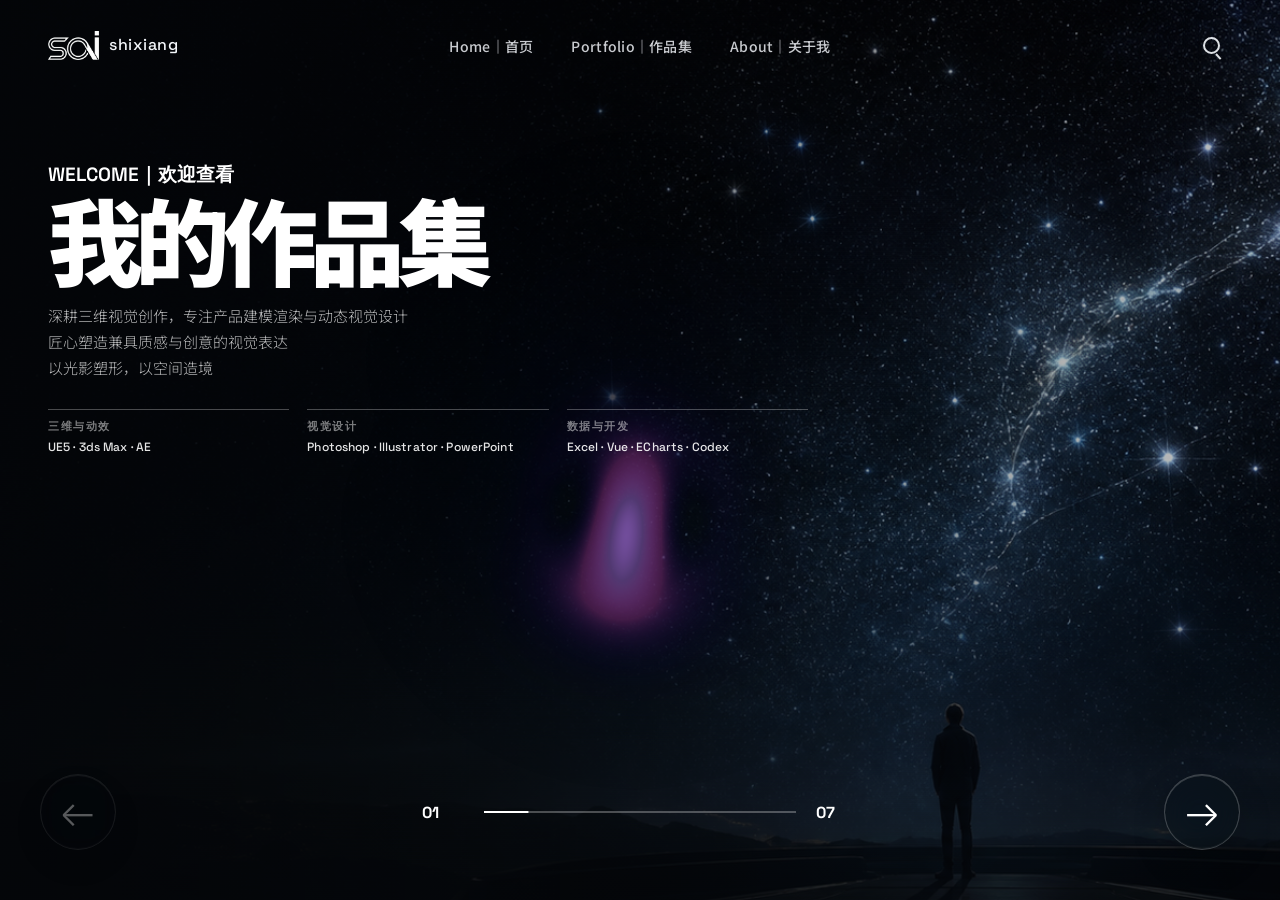
<file: index.html>
<!doctype html>
<html lang="zh-CN" data-theme="dark" class="landing-locked">
<head>
  <meta charset="utf-8">
  <meta name="viewport" content="width=device-width, initial-scale=1">
  <meta name="description" content="数字视觉与交互创作者个人作品集，涵盖 Unreal Engine 5、3ds Max、AI 与 Codex、企业演示及平面设计。">
  <meta name="theme-color" content="#090b0e">
  <title>数字视觉与交互创作者｜个人作品集</title>
  <link rel="preconnect" href="https://fonts.googleapis.com">
  <link rel="preconnect" href="https://fonts.gstatic.com" crossorigin>
  <link rel="preconnect" href="https://images.unsplash.com">
  <link rel="preload" as="image" href="assets/portfolio-hero-stargazer.png" fetchpriority="high">
  <link href="https://fonts.googleapis.com/css2?family=Noto+Sans+SC:wght@300;400;500;600;700;800;900&family=Space+Grotesk:wght@400;500;600;700&display=swap" rel="stylesheet">
  <style>
    :root {
      color-scheme: dark;
      --bg: #090b0e;
      --bg-soft: #0d1117;
      --surface: #111820;
      --surface-2: #18222d;
      --text: #f4f7fb;
      --muted: #94a1af;
      --line: rgba(255, 255, 255, 0.13);
      --glass: rgba(7, 10, 14, 0.72);
      --accent: #72b7ff;
      --accent-2: #78ecff;
      --accent-soft: rgba(114, 183, 255, 0.14);
      --shadow: 0 24px 80px rgba(0, 0, 0, 0.36);
      --page: calc(100vw - 96px);
      --page: min(1380px, calc(100vw - 96px));
      --header-h: 92px;
      --radius: 4px;
      --ease: cubic-bezier(.2, .7, .2, 1);
    }

    html[data-theme="light"] {
      color-scheme: light;
      --bg: #edf1f5;
      --bg-soft: #e4eaf0;
      --surface: #f8fafc;
      --surface-2: #dce5ed;
      --text: #111821;
      --muted: #5d6977;
      --line: rgba(17, 24, 33, 0.15);
      --glass: rgba(237, 241, 245, 0.84);
      --accent: #1263b6;
      --accent-2: #007f98;
      --accent-soft: rgba(18, 99, 182, 0.12);
      --shadow: 0 24px 70px rgba(36, 51, 66, 0.16);
    }

    * {
      box-sizing: border-box;
    }

    html {
      scroll-behavior: smooth;
      background: var(--bg);
    }

    html.landing-locked {
      height: 100%;
      overflow: hidden;
    }

    body {
      margin: 0;
      min-width: 320px;
      overflow-x: hidden;
      color: var(--text);
      background:
        linear-gradient(90deg, transparent 0, transparent calc(100% - 1px), var(--line) calc(100% - 1px)) 0 0 / 25% 100%,
        var(--bg);
      font-family: "Noto Sans SC", sans-serif;
      transition: color .35s ease, background-color .35s ease;
    }

    .page-loader {
      position: fixed;
      z-index: 10000;
      top: 0;
      right: 0;
      bottom: 0;
      left: 0;
      inset: 0;
      display: grid;
      place-items: center;
      color: #f4f7fb;
      background:
        radial-gradient(circle at 68% 34%, rgba(92, 118, 176, .14), transparent 34%),
        #06080c;
      transition: opacity .48s ease, visibility .48s ease;
    }

    .page-loader[hidden] {
      display: none;
    }

    .page-loader.is-complete {
      opacity: 0;
      visibility: hidden;
      pointer-events: none;
    }

    .page-loader-inner {
      width: 420px;
      max-width: calc(100vw - 64px);
      width: min(420px, calc(100vw - 64px));
    }

    .page-loader-brand {
      display: flex;
      align-items: center;
      gap: 0;
      margin-bottom: 30px;
      font-family: "Space Grotesk", sans-serif;
      font-size: 13px;
      font-weight: 600;
      letter-spacing: .08em;
    }

    .page-loader-brand img {
      width: 50px;
      height: auto;
      margin-right: 10px;
    }

    .page-loader-meta {
      display: flex;
      justify-content: space-between;
      gap: 20px;
      margin-bottom: 12px;
      color: rgba(244, 247, 251, .7);
      font-size: 12px;
      letter-spacing: .08em;
    }

    .page-loader-track {
      height: 1px;
      overflow: hidden;
      background: rgba(255, 255, 255, .16);
    }

    .page-loader-fill {
      display: block;
      width: 100%;
      height: 100%;
      background: linear-gradient(90deg, #f4f7fb, #78ecff);
      transform: scaleX(.08);
      transform-origin: left center;
      transition: transform .32s cubic-bezier(.2, .7, .2, 1);
    }

    body.landing-mode {
      height: 100vh;
      height: 100svh;
      overflow: hidden;
    }

    body.landing-mode main {
      display: none;
    }

    body.portfolio-mode .hero {
      display: none;
    }

    body.portfolio-mode main {
      display: block;
    }

    body.portfolio-mode.portfolio-filtered .statement,
    body.portfolio-mode.portfolio-filtered .discipline,
    body.portfolio-mode.portfolio-filtered .about {
      display: none;
    }

    body.portfolio-mode.portfolio-filtered .portfolio-current {
      display: block;
    }

    body.menu-open,
    body.dialog-open {
      overflow: hidden;
    }

    button,
    input,
    a {
      font: inherit;
    }

    button,
    a {
      -webkit-tap-highlight-color: transparent;
    }

    button {
      color: inherit;
    }

    a {
      color: inherit;
      text-decoration: none;
    }

    img {
      display: block;
      max-width: 100%;
    }

    ::selection {
      color: #06101a;
      background: var(--accent-2);
    }

    :focus-visible {
      outline: 2px solid var(--accent-2);
      outline-offset: 5px;
    }

    .skip-link {
      position: fixed;
      z-index: 999;
      top: 12px;
      left: 12px;
      padding: 10px 14px;
      color: #06101a;
      background: var(--accent-2);
      transform: translateY(-180%);
      transition: transform .2s ease;
    }

    .skip-link:focus {
      transform: translateY(0);
    }

    .site-header {
      position: fixed;
      z-index: 100;
      top: 0;
      right: 0;
      left: 0;
      height: var(--header-h);
      border-bottom: 1px solid transparent;
      transition: background .35s ease, border-color .35s ease, height .35s ease;
    }

    .site-header.is-scrolled {
      height: 72px;
      border-color: var(--line);
      background: var(--glass);
      backdrop-filter: blur(18px);
    }

    .header-inner {
      width: var(--page);
      height: 100%;
      margin: 0 auto;
      display: grid;
      grid-template-columns: 1fr auto 1fr;
      align-items: center;
    }

    .brand {
      justify-self: start;
      display: inline-flex;
      align-items: center;
      gap: 0;
      font-family: "Space Grotesk", sans-serif;
      font-size: 16px;
      font-weight: 500;
      letter-spacing: .045em;
    }

    .brand-logo {
      width: 51px;
      height: auto;
      display: block;
      flex: 0 0 auto;
      margin-right: 10px;
    }

    .brand-name {
      line-height: 1;
    }

    html[data-theme="light"] .site-header.is-scrolled .brand-logo {
      filter: invert(1);
    }

    .primary-nav {
      display: flex;
      align-items: center;
      gap: 0;
    }

    .primary-nav > * + * {
      margin-left: 38px;
    }

    .primary-nav a {
      position: relative;
      padding: 8px 0;
      color: rgba(244, 247, 251, .82);
      font-size: 14px;
      font-weight: 500;
      letter-spacing: .02em;
    }

    html[data-theme="light"] .site-header.is-scrolled .primary-nav a {
      color: var(--text);
    }

    .primary-nav a::after {
      content: "";
      position: absolute;
      right: 0;
      bottom: 1px;
      left: 0;
      height: 1px;
      background: currentColor;
      transform: scaleX(0);
      transform-origin: right;
      transition: transform .3s var(--ease);
    }

    .primary-nav a:hover::after,
    .primary-nav a[aria-current="page"]::after {
      transform: scaleX(1);
      transform-origin: left;
    }

    .header-actions {
      justify-self: end;
      display: flex;
      align-items: center;
      gap: 0;
    }

    .header-actions > * + * {
      margin-left: 8px;
    }

    .icon-button,
    .menu-button {
      width: 42px;
      height: 42px;
      display: inline-grid;
      place-items: center;
      border: 0;
      background: transparent;
      cursor: pointer;
      transition: color .2s ease, background .2s ease;
    }

    .icon-button {
      color: rgba(244, 247, 251, .9);
      font-family: "Space Grotesk", sans-serif;
      font-size: 23px;
    }

    html[data-theme="light"] .site-header.is-scrolled .icon-button {
      color: var(--text);
    }

    .icon-button:hover,
    .menu-button:hover {
      background: rgba(255, 255, 255, .09);
    }

    .search-icon {
      position: relative;
      width: 17px;
      height: 17px;
      border: 2px solid currentColor;
      border-radius: 50%;
    }

    .search-icon::after {
      content: "";
      position: absolute;
      right: -5px;
      bottom: -3px;
      width: 7px;
      height: 2px;
      background: currentColor;
      transform: rotate(48deg);
      transform-origin: left center;
    }

    .menu-button {
      display: none;
      width: auto;
      padding: 0 4px 0 12px;
      color: rgba(244, 247, 251, .9);
      font-family: "Space Grotesk", sans-serif;
      font-size: 12px;
      letter-spacing: .12em;
    }

    .hero {
      position: relative;
      min-height: 720px;
      height: 100vh;
      height: 100svh;
      overflow: hidden;
      color: #fff;
      background: #07090c;
    }

    .liquid-ether-layer {
      position: absolute;
      z-index: 2;
      top: 0;
      right: 0;
      bottom: 0;
      left: 0;
      inset: 0;
      overflow: hidden;
      pointer-events: none;
    }

    .liquid-ether-container {
      position: relative;
      width: 100%;
      height: 100%;
      overflow: hidden;
      touch-action: none;
    }

    .liquid-ether-layer canvas {
      width: 100%;
      height: 100%;
      display: block;
    }

    .slides,
    .slide {
      position: absolute;
      top: 0;
      right: 0;
      bottom: 0;
      left: 0;
      inset: 0;
    }

    .slide {
      z-index: 0;
      visibility: hidden;
      opacity: 1;
      pointer-events: none;
      transform: translate3d(0, 0, 0);
    }

    .slide.is-active {
      z-index: 1;
      visibility: visible;
      pointer-events: auto;
    }

    .slide.is-transitioning {
      visibility: visible;
      will-change: transform;
      transition: transform .92s cubic-bezier(.76, 0, .24, 1);
    }

    .slide.is-staging {
      transition: none !important;
    }

    .slide.is-entering {
      z-index: 2;
      pointer-events: none;
    }

    .slide.from-right {
      transform: translate3d(100%, 0, 0);
    }

    .slide.from-left {
      transform: translate3d(-100%, 0, 0);
    }

    .slide.to-left {
      transform: translate3d(-100%, 0, 0);
    }

    .slide.to-right {
      transform: translate3d(100%, 0, 0);
    }

    .slide-media {
      position: absolute;
      top: -3%;
      right: -3%;
      bottom: -3%;
      left: -3%;
      inset: -3%;
      background-image:
        linear-gradient(90deg, rgba(4, 6, 9, .83) 0%, rgba(4, 6, 9, .48) 47%, rgba(4, 6, 9, .22) 100%),
        linear-gradient(0deg, rgba(4, 6, 9, .84) 0%, transparent 42%),
        var(--image);
      background-position: center;
      background-size: cover;
      transform: scale(1.04);
      transition: transform 7s linear;
    }

    .slide.is-active .slide-media {
      transform: scale(1);
    }

    .slide-media::before {
      content: "";
      position: absolute;
      top: 0;
      right: 0;
      bottom: 0;
      left: 0;
      inset: 0;
      opacity: .22;
      background:
        repeating-linear-gradient(0deg, transparent 0, transparent 3px, rgba(255,255,255,.05) 4px),
        radial-gradient(circle at 68% 42%, transparent 0 16%, rgba(0,0,0,.42) 64%);
      mix-blend-mode: overlay;
    }

    .intro-starfield {
      position: absolute;
      z-index: 1;
      top: 0;
      right: 0;
      bottom: 0;
      left: 0;
      inset: 0;
      width: 100%;
      height: 100%;
      overflow: visible;
      pointer-events: none;
    }

    .intro-star {
      fill: #f4fbff;
      opacity: 0;
      transform: scale(.42);
      transform-box: fill-box;
      transform-origin: center;
      filter:
        drop-shadow(0 0 3px rgba(245, 252, 255, 1))
        drop-shadow(0 0 15px rgba(128, 205, 255, .9));
    }

    .intro-star.is-twinkling {
      animation: intro-star-twinkle var(--twinkle-duration, 1.8s) cubic-bezier(.22, .7, .2, 1) both;
    }

    @keyframes intro-star-twinkle {
      0%, 100% {
        opacity: 0;
        transform: scale(.42);
      }
      14% {
        opacity: .28;
      }
      38% {
        opacity: var(--twinkle-opacity, .92);
        transform: scale(var(--twinkle-scale, 1.35));
      }
      58% {
        opacity: .76;
        transform: scale(calc(var(--twinkle-scale, 1.35) * .9));
      }
      78% {
        opacity: .3;
        transform: scale(.86);
      }
    }

    .hero-section-light {
      position: absolute;
      z-index: 4;
      top: -12%;
      bottom: -12%;
      left: 0;
      width: 22vw;
      min-width: 150px;
      max-width: 410px;
      width: clamp(150px, 22vw, 410px);
      opacity: 0;
      pointer-events: none;
      background: linear-gradient(
        90deg,
        transparent 0%,
        rgba(126, 229, 255, .08) 20%,
        rgba(224, 249, 255, .56) 48%,
        rgba(126, 229, 255, .14) 72%,
        transparent 100%
      );
      filter: blur(2px);
      mix-blend-mode: screen;
      transform: translate3d(-170%, 0, 0) skewX(-18deg);
      will-change: transform, opacity;
    }

    .hero-section-light.is-sweeping {
      animation: hero-section-light-sweep 2s cubic-bezier(.45, 0, .2, 1) .08s 1 both;
    }

    @keyframes hero-section-light-sweep {
      0% {
        opacity: 0;
        transform: translate3d(-170%, 0, 0) skewX(-18deg);
      }
      18% { opacity: .86; }
      72% { opacity: .58; }
      100% {
        opacity: 0;
        transform: translate3d(calc(100vw + 170%), 0, 0) skewX(-18deg);
      }
    }

    .slide-content {
      position: relative;
      z-index: 3;
      width: var(--page);
      height: 100%;
      margin: 0 auto;
      padding-top: 18vh;
      padding-top: max(160px, 18vh);
      display: flex;
      flex-direction: column;
      align-items: flex-start;
    }

    .eyebrow {
      margin: 0 0 22px;
      display: inline-flex;
      align-items: center;
      gap: 11px;
      font-family: "Space Grotesk", sans-serif;
      font-size: 12px;
      font-weight: 600;
      letter-spacing: .18em;
      text-transform: uppercase;
    }

    .eyebrow::before {
      content: "";
      width: 26px;
      height: 1px;
      background: currentColor;
    }

    .slide-kicker,
    .slide-title,
    .slide-copy,
    .hero-cta,
    .intro-tools {
      transform: translateY(28px);
      opacity: 0;
    }

    .slide.is-active .slide-kicker,
    .slide.is-active .slide-title,
    .slide.is-active .slide-copy,
    .slide.is-active .hero-cta,
    .slide.is-active .intro-tools {
      transform: translateY(0);
      opacity: 1;
      transition: transform .85s var(--ease), opacity .85s ease;
    }

    .slide.is-active .slide-title { transition-delay: .08s; }
    .slide.is-active .slide-copy { transition-delay: .16s; }
    .slide.is-active .intro-tools { transition-delay: .24s; }
    .slide.is-active .hero-cta {
      transition:
        transform .85s var(--ease) .24s,
        opacity .85s ease .24s,
        padding-left .56s cubic-bezier(.16, 1, .3, 1);
    }

    .slide.is-entering .slide-kicker,
    .slide.is-entering .slide-title,
    .slide.is-entering .slide-copy,
    .slide.is-entering .hero-cta,
    .slide.is-entering .intro-tools {
      transform: translateY(0);
      opacity: 1;
      transition: none;
    }

    .slide-kicker {
      margin: 0 0 6px;
      font-family: "Space Grotesk", sans-serif;
      font-size: 20px;
      font-size: clamp(16px, 1.5vw, 23px);
      font-weight: 600;
      text-transform: uppercase;
    }

    .slide-title {
      max-width: 960px;
      margin: 0;
      font-size: 8vw;
      font-size: clamp(58px, 8vw, 132px);
      font-weight: 900;
      line-height: .92;
      letter-spacing: -.075em;
      text-wrap: balance;
    }

    .slide-title .outline {
      color: transparent;
      -webkit-text-stroke: 1px rgba(255,255,255,.75);
    }

    .slide-title.is-horizontal {
      max-width: none;
      white-space: nowrap;
      font-size: 7.4vw;
      font-size: clamp(46px, 7.4vw, 118px);
      letter-spacing: -.08em;
    }

    .slide-title.office-title {
      max-width: none;
      font-size: 7.2vw;
      font-size: clamp(56px, 7.2vw, 116px);
      letter-spacing: -.075em;
    }

    .slide-title.office-title .outline {
      display: flex;
      align-items: baseline;
      gap: .17em;
      width: max-content;
      margin-top: .14em;
      font-size: .88em;
      line-height: .94;
      letter-spacing: -.025em;
      white-space: nowrap;
    }

    .software-separator {
      flex: 0 0 auto;
      font-size: .7em;
      line-height: 1;
      letter-spacing: 0;
      transform: translateY(-.05em);
    }

    .slide-title.office-title.graphic-software-title {
      font-size: 6.2vw;
      font-size: clamp(48px, 6.2vw, 100px);
    }

    .title-separator {
      width: .085em;
      height: .085em;
      margin: 0 .17em;
      display: inline-block;
      border-radius: 50%;
      background: currentColor;
      vertical-align: middle;
      transform: translateY(-.06em);
    }

    .slide-copy {
      max-width: 650px;
      margin: 28px 0 0;
      color: rgba(255, 255, 255, .73);
      font-size: 17px;
      font-size: clamp(15px, 1.25vw, 19px);
      font-weight: 300;
      line-height: 1.85;
    }

    .intro-copy {
      max-width: 760px;
      margin-top: 22px;
      font-size: 17px;
      font-size: clamp(15px, 1.08vw, 18px);
      line-height: 1.72;
    }

    .intro-copy span {
      display: block;
    }

    .intro-tools {
      width: 760px;
      max-width: 100%;
      width: min(760px, 100%);
      margin-top: 28px;
      display: grid;
      grid-template-columns: repeat(3, minmax(0, 1fr));
      gap: 18px;
    }

    .intro-tool-group {
      min-width: 0;
      padding-top: 10px;
      display: grid;
      align-content: start;
      gap: 5px;
      border-top: 1px solid rgba(255, 255, 255, .28);
    }

    .intro-tool-label {
      color: rgba(255, 255, 255, .48);
      font-family: "Space Grotesk", "Microsoft YaHei", sans-serif;
      font-size: 11px;
      font-weight: 600;
      line-height: 1.2;
      letter-spacing: .14em;
    }

    .intro-tool-list {
      color: rgba(255, 255, 255, .9);
      font-family: "Space Grotesk", sans-serif;
      font-size: 14px;
      font-size: clamp(12px, .9vw, 15px);
      font-weight: 500;
      line-height: 1.55;
      letter-spacing: .01em;
    }

    .hero-cta {
      position: relative;
      margin-top: 36px;
      padding: 12px 0 10px 24px;
      border: 0;
      color: #fff;
      background: transparent;
      font-size: 17px;
      font-weight: 500;
      cursor: pointer;
      transition: padding-left .56s cubic-bezier(.16, 1, .3, 1);
    }

    .hero-cta::before {
      content: "→";
      position: absolute;
      top: 50%;
      left: 0;
      width: 7px;
      height: 7px;
      display: grid;
      place-items: center;
      border: 1px solid #fff;
      border-radius: 50%;
      overflow: hidden;
      color: rgba(8, 13, 19, 0);
      font-family: "Space Grotesk", sans-serif;
      font-size: 24px;
      line-height: 1;
      transform: translateY(-50%);
      transition:
        width .56s cubic-bezier(.16, 1, .3, 1),
        height .56s cubic-bezier(.16, 1, .3, 1),
        background-color .4s ease,
        border-color .4s ease,
        color .16s ease,
        transform .56s cubic-bezier(.16, 1, .3, 1);
    }

    .hero-cta::after {
      content: "";
      position: absolute;
      right: 0;
      bottom: 5px;
      left: 24px;
      height: 1px;
      background: currentColor;
      opacity: 1;
      transform: scaleX(1);
      transform-origin: right center;
      transition:
        transform .52s cubic-bezier(.16, 1, .3, 1),
        opacity .12s ease;
    }

    .hero-cta:hover,
    .hero-cta:focus-visible {
      padding-left: 60px;
    }

    .hero-cta:hover::before,
    .hero-cta:focus-visible::before {
      width: 44px;
      height: 44px;
      border-color: #fff;
      background: #fff;
      color: #080d13;
      transition:
        width .56s cubic-bezier(.16, 1, .3, 1),
        height .56s cubic-bezier(.16, 1, .3, 1),
        background-color .4s ease,
        border-color .4s ease,
        color .22s ease .18s,
        transform .56s cubic-bezier(.16, 1, .3, 1);
    }

    .hero-cta:hover::after,
    .hero-cta:focus-visible::after {
      opacity: 0;
      transform: scaleX(0);
      transition:
        transform .52s cubic-bezier(.16, 1, .3, 1),
        opacity .12s ease .4s;
    }

    .slider-ui {
      position: absolute;
      z-index: 10;
      right: 0;
      bottom: 50px;
      left: 0;
      width: calc(100vw - 80px);
      margin: 0 auto;
      display: grid;
      grid-template-columns: 96px 34vw 96px;
      grid-template-columns: 96px clamp(360px, 34vw, 590px) 96px;
      align-items: center;
      justify-content: space-between;
      gap: 34px;
    }

    .slider-arrow {
      width: 76px;
      height: 76px;
      padding: 0;
      border: 1px solid rgba(255, 255, 255, .22);
      border-radius: 50%;
      color: #fff;
      background: rgba(12, 18, 20, .22);
      -webkit-backdrop-filter: blur(16px) saturate(125%);
      backdrop-filter: blur(16px) saturate(125%);
      box-shadow:
        0 14px 34px rgba(0, 0, 0, .18),
        inset 0 1px 0 rgba(255, 255, 255, .18),
        inset 0 -1px 0 rgba(255, 255, 255, .05);
      font-family: "Space Grotesk", sans-serif;
      font-size: 42px;
      font-weight: 300;
      line-height: 1;
      cursor: pointer;
      opacity: 1;
      transition:
        transform .25s ease,
        opacity .45s ease,
        background-color .25s ease,
        border-color .25s ease,
        box-shadow .25s ease;
    }

    .slider-arrow.prev { justify-self: start; }
    .slider-arrow.next { justify-self: end; }

    .slider-arrow:hover {
      transform: translateX(-5px);
      border-color: rgba(255, 255, 255, .38);
      background: rgba(255, 255, 255, .14);
      box-shadow:
        0 18px 42px rgba(0, 0, 0, .24),
        inset 0 1px 0 rgba(255, 255, 255, .28);
    }

    .slider-arrow.next:hover {
      transform: translateX(5px);
    }

    .slider-arrow:disabled {
      opacity: .34;
      cursor: default;
      pointer-events: none;
      transform: none;
    }

    .slider-arrow:focus-visible {
      outline: 2px solid rgba(255, 255, 255, .9);
      outline-offset: 4px;
    }

    .slider-progress {
      display: grid;
      grid-template-columns: 42px 1fr 42px;
      align-items: center;
      gap: 20px;
      font-family: "Space Grotesk", sans-serif;
      font-size: 16px;
      font-weight: 700;
    }

    .progress-track {
      position: relative;
      height: 2px;
      overflow: hidden;
      background: rgba(255, 255, 255, .28);
    }

    .progress-fill {
      position: absolute;
      inset: 0;
      background: #fff;
      transform: scaleX(.142857);
      transform-origin: left;
      transition: transform .68s cubic-bezier(.16, 1, .3, 1);
    }

    main {
      position: relative;
    }

    .section {
      position: relative;
      width: var(--page);
      margin: 0 auto;
      padding: 150px 0;
    }

    .section-header {
      display: grid;
      grid-template-columns: minmax(250px, .8fr) minmax(320px, 1.2fr);
      gap: 8vw;
      align-items: end;
      margin-bottom: 76px;
    }

    .section-index {
      display: block;
      margin-bottom: 18px;
      color: var(--accent);
      font-family: "Space Grotesk", sans-serif;
      font-size: 12px;
      font-weight: 700;
      letter-spacing: .19em;
    }

    .section-title {
      margin: 0;
      font-size: clamp(42px, 5vw, 78px);
      font-weight: 800;
      line-height: 1;
      letter-spacing: -.06em;
    }

    .section-title span {
      display: block;
      margin-top: 10px;
      color: var(--muted);
      font-family: "Space Grotesk", sans-serif;
      font-size: .25em;
      font-weight: 600;
      letter-spacing: .16em;
      text-transform: uppercase;
    }

    .section-intro {
      max-width: 650px;
      margin: 0;
      color: var(--muted);
      font-size: 17px;
      font-weight: 300;
      line-height: 2;
    }

    .section-intro strong {
      color: var(--text);
      font-weight: 600;
    }

    .statement {
      min-height: 78vh;
      display: grid;
      grid-template-columns: 1.3fr .7fr;
      gap: 10vw;
      align-items: center;
    }

    .statement-copy {
      margin: 0;
      font-size: clamp(42px, 5.3vw, 86px);
      font-weight: 700;
      line-height: 1.13;
      letter-spacing: -.065em;
    }

    .statement-copy em {
      color: var(--accent);
      font-style: normal;
    }

    .statement-meta {
      align-self: end;
      padding-bottom: 12vh;
      color: var(--muted);
      font-size: 14px;
      line-height: 1.9;
    }

    .statement-meta .rule {
      width: 100%;
      height: 1px;
      margin-bottom: 22px;
      background: var(--line);
    }

    .discipline {
      width: 100%;
      padding: 0;
      border-top: 1px solid var(--line);
    }

    .discipline-inner {
      width: var(--page);
      margin: 0 auto;
      padding: 140px 0;
    }

    .discipline-heading {
      display: grid;
      grid-template-columns: 160px 1fr;
      gap: 45px;
      margin-bottom: 68px;
    }

    .discipline-number {
      color: var(--accent);
      font-family: "Space Grotesk", sans-serif;
      font-size: 13px;
      font-weight: 700;
      letter-spacing: .2em;
    }

    .discipline-title {
      margin: 0 0 22px;
      font-family: "Space Grotesk", "Noto Sans SC", sans-serif;
      font-size: clamp(45px, 6vw, 92px);
      font-weight: 600;
      line-height: .95;
      letter-spacing: -.065em;
    }

    .discipline-title small {
      display: block;
      margin-top: 18px;
      color: var(--muted);
      font-family: "Noto Sans SC", sans-serif;
      font-size: clamp(18px, 1.6vw, 26px);
      font-weight: 500;
      letter-spacing: .04em;
    }

    .discipline-copy {
      max-width: 760px;
      margin: 0;
      color: var(--muted);
      font-size: 16px;
      line-height: 1.95;
    }

    .tags {
      margin-top: 28px;
      display: flex;
      flex-wrap: wrap;
      gap: 8px;
    }

    .tag {
      padding: 7px 11px;
      border: 1px solid var(--line);
      color: var(--muted);
      font-family: "Space Grotesk", "Noto Sans SC", sans-serif;
      font-size: 10px;
      font-weight: 600;
      letter-spacing: .12em;
      text-transform: uppercase;
    }

    .project-grid {
      display: grid;
      grid-template-columns: repeat(12, 1fr);
      grid-auto-rows: minmax(260px, 30vw);
      gap: 18px;
    }

    .project-card {
      position: relative;
      grid-column: span 4;
      overflow: hidden;
      padding: 0;
      border: 0;
      border-radius: var(--radius);
      color: #fff;
      background: #111820;
      text-align: left;
      cursor: pointer;
    }

    .project-card.wide {
      grid-column: span 8;
    }

    .project-card-media {
      position: absolute;
      inset: 0;
      background-image:
        linear-gradient(0deg, rgba(5, 7, 10, .92) 0%, rgba(5, 7, 10, .12) 62%),
        var(--card-image);
      background-position: center;
      background-size: cover;
      transition: transform .7s var(--ease), filter .7s ease;
    }

    .project-card::before {
      content: "";
      position: absolute;
      z-index: 2;
      inset: 0;
      border: 1px solid transparent;
      pointer-events: none;
      transition: border-color .3s ease;
    }

    .project-card:hover::before,
    .project-card:focus-visible::before {
      border-color: rgba(120, 236, 255, .68);
    }

    .project-card:hover .project-card-media,
    .project-card:focus-visible .project-card-media {
      transform: scale(1.045);
      filter: saturate(1.12);
    }

    .project-card-content {
      position: absolute;
      z-index: 3;
      right: 0;
      bottom: 0;
      left: 0;
      padding: 28px;
      display: grid;
      grid-template-columns: 1fr auto;
      gap: 12px;
      align-items: end;
    }

    .project-type {
      display: block;
      margin-bottom: 9px;
      color: rgba(255,255,255,.63);
      font-family: "Space Grotesk", sans-serif;
      font-size: 10px;
      font-weight: 600;
      letter-spacing: .16em;
      text-transform: uppercase;
    }

    .project-title {
      margin: 0;
      font-size: clamp(20px, 2vw, 31px);
      font-weight: 600;
      line-height: 1.18;
      letter-spacing: -.04em;
    }

    .project-arrow {
      width: 42px;
      height: 42px;
      display: grid;
      place-items: center;
      border: 1px solid rgba(255,255,255,.42);
      border-radius: 50%;
      font-family: "Space Grotesk", sans-serif;
      font-size: 22px;
      transition: color .25s ease, background .25s ease, transform .25s ease;
    }

    .project-card:hover .project-arrow {
      color: #091019;
      background: var(--accent-2);
      transform: rotate(-35deg);
    }

    .about {
      width: 100%;
      overflow: hidden;
      border-top: 1px solid var(--line);
      background:
        radial-gradient(circle at 86% 30%, var(--accent-soft), transparent 30%),
        var(--bg-soft);
    }

    .about-inner {
      width: var(--page);
      min-height: 88vh;
      margin: 0 auto;
      padding: 150px 0 90px;
      display: grid;
      grid-template-columns: .85fr 1.15fr;
      gap: 9vw;
      align-items: center;
    }

    .identity-visual {
      position: relative;
      min-height: 480px;
      display: grid;
      place-items: center;
      overflow: hidden;
      border: 1px solid var(--line);
      background:
        linear-gradient(135deg, rgba(114,183,255,.08), transparent 48%),
        repeating-linear-gradient(0deg, transparent 0 27px, var(--line) 28px),
        repeating-linear-gradient(90deg, transparent 0 27px, var(--line) 28px);
    }

    .identity-visual::before {
      content: "";
      width: min(62%, 300px);
      aspect-ratio: 1;
      border: 1px solid var(--accent);
      border-radius: 50%;
      box-shadow:
        0 0 0 25px rgba(114,183,255,.04),
        0 0 0 75px rgba(114,183,255,.025);
      animation: orbit 14s linear infinite;
    }

    .identity-visual::after {
      content: "DV";
      position: absolute;
      font-family: "Space Grotesk", sans-serif;
      font-size: clamp(90px, 12vw, 170px);
      font-weight: 700;
      letter-spacing: -.09em;
    }

    @keyframes orbit {
      to { transform: rotate(360deg); }
    }

    .about-label {
      color: var(--accent);
      font-family: "Space Grotesk", sans-serif;
      font-size: 11px;
      font-weight: 700;
      letter-spacing: .2em;
      text-transform: uppercase;
    }

    .about-title {
      margin: 18px 0 28px;
      font-size: clamp(48px, 6vw, 94px);
      font-weight: 800;
      line-height: .96;
      letter-spacing: -.075em;
    }

    .about-copy {
      max-width: 650px;
      margin: 0;
      color: var(--muted);
      font-size: 17px;
      line-height: 2;
    }

    .skill-list {
      margin: 48px 0 0;
      padding: 0;
      display: grid;
      grid-template-columns: 1fr 1fr;
      gap: 0;
      list-style: none;
      border-top: 1px solid var(--line);
    }

    .skill-list li {
      padding: 18px 0;
      border-bottom: 1px solid var(--line);
      color: var(--muted);
      font-family: "Space Grotesk", "Noto Sans SC", sans-serif;
      font-size: 13px;
      letter-spacing: .05em;
    }

    .skill-list li:nth-child(odd) {
      padding-right: 20px;
    }

    .skill-list li:nth-child(even) {
      padding-left: 20px;
      border-left: 1px solid var(--line);
    }

    .site-footer {
      width: var(--page);
      margin: 0 auto;
      padding: 35px 0 55px;
      display: flex;
      align-items: center;
      justify-content: space-between;
      gap: 24px;
      color: var(--muted);
      font-family: "Space Grotesk", "Noto Sans SC", sans-serif;
      font-size: 11px;
      letter-spacing: .08em;
    }

    .back-top {
      display: inline-flex;
      align-items: center;
      gap: 10px;
      color: var(--text);
    }

    .back-top::after {
      content: "↑";
      font-size: 18px;
    }

    dialog {
      max-width: none;
      max-height: none;
      padding: 0;
      border: 0;
      color: var(--text);
      background: transparent;
    }

    dialog::backdrop {
      background: rgba(3, 5, 8, .76);
      backdrop-filter: blur(12px);
    }

    #projectDialog {
      inset: 0;
      width: 100vw;
      height: 100vh;
      height: 100svh;
      margin: 0;
    }

    #projectDialog::backdrop {
      background: #000;
      backdrop-filter: none;
    }

    .project-dialog {
      width: 100%;
      height: 100%;
      overflow: hidden;
      color: #fff;
      background: #050505;
    }

    .project-dialog-scroll {
      height: 100%;
      overflow-x: hidden;
      overflow-y: auto;
      overscroll-behavior: contain;
      scrollbar-color: rgba(255,255,255,.34) #050505;
      scrollbar-width: thin;
    }

    .dialog-hero {
      position: relative;
      min-height: 100vh;
      min-height: 100svh;
      display: flex;
      align-items: center;
      overflow: hidden;
      padding: 152px clamp(26px, 5.2vw, 100px) 92px;
      isolation: isolate;
      color: #fff;
      background-image:
        linear-gradient(90deg, rgba(0,0,0,.9) 0%, rgba(0,0,0,.54) 43%, rgba(0,0,0,.08) 72%),
        linear-gradient(0deg, rgba(0,0,0,.78) 0%, transparent 42%),
        var(--dialog-image);
      background-position: center;
      background-size: cover;
    }

    .dialog-hero::after {
      content: "";
      position: absolute;
      z-index: -1;
      inset: 0;
      background:
        radial-gradient(circle at 66% 35%, transparent 0 14%, rgba(0,0,0,.08) 64%),
        linear-gradient(180deg, rgba(0,0,0,.32), transparent 24%);
      pointer-events: none;
    }

    .case-hero-nav {
      position: absolute;
      z-index: 4;
      top: 0;
      left: 0;
      right: 0;
      min-height: 94px;
      display: flex;
      align-items: center;
      justify-content: space-between;
      padding: 0 clamp(26px, 3.2vw, 62px);
      border-bottom: 1px solid rgba(255,255,255,.08);
      background: linear-gradient(180deg, rgba(0,0,0,.5), transparent);
    }

    .case-brand {
      color: #fff;
      display: inline-flex;
      align-items: center;
      gap: 10px;
      font-family: "Space Grotesk", sans-serif;
      font-size: 16px;
      font-weight: 500;
      letter-spacing: .045em;
      line-height: 1;
    }

    .case-brand .brand-logo {
      width: 49px;
    }

    .dialog-close {
      min-height: 44px;
      display: inline-flex;
      align-items: center;
      gap: 12px;
      padding: 0 18px;
      border: 1px solid rgba(255,255,255,.24);
      border-radius: 999px;
      color: #fff;
      background: rgba(0,0,0,.18);
      font-family: "Noto Sans SC", sans-serif;
      font-size: 13px;
      cursor: pointer;
      backdrop-filter: blur(10px);
      transition: color .35s ease, background .35s ease, border-color .35s ease, transform .35s ease;
    }

    .dialog-close::before {
      content: "←";
      font-size: 18px;
      line-height: 1;
      transition: transform .35s ease;
    }

    .dialog-close:hover,
    .dialog-close:focus-visible {
      color: #090909;
      border-color: #fff;
      background: #fff;
      transform: translateY(-2px);
    }

    .dialog-close:hover::before,
    .dialog-close:focus-visible::before {
      transform: translateX(-3px);
    }

    .dialog-hero-content {
      width: min(1380px, 100%);
      position: relative;
      z-index: 2;
    }

    .dialog-type {
      margin-bottom: 24px;
      display: block;
      color: rgba(255,255,255,.76);
      font-family: "Space Grotesk", sans-serif;
      font-size: clamp(12px, 1.15vw, 20px);
      font-weight: 650;
      letter-spacing: .06em;
      text-transform: uppercase;
    }

    .dialog-title {
      max-width: min(1500px, 94vw);
      margin: 0;
      font-size: clamp(68px, 10.2vw, 180px);
      font-weight: 900;
      line-height: .84;
      letter-spacing: -.075em;
      text-wrap: balance;
    }

    .dialog-summary {
      max-width: 720px;
      margin: 34px 0 0;
      color: rgba(255,255,255,.82);
      font-size: clamp(16px, 1.3vw, 24px);
      line-height: 1.7;
    }

    .dialog-tags {
      margin: 28px 0 0;
    }

    .dialog-tags .tag {
      color: rgba(255,255,255,.76);
      border-color: rgba(255,255,255,.24);
      background: rgba(0,0,0,.16);
      backdrop-filter: blur(8px);
    }

    .case-scroll-link {
      min-height: 48px;
      width: fit-content;
      margin-top: 34px;
      display: inline-flex;
      align-items: center;
      gap: 14px;
      color: #fff;
      border-bottom: 1px solid rgba(255,255,255,.78);
      font-size: 16px;
      text-decoration: none;
      transition: opacity .3s ease;
    }

    .case-scroll-link:hover {
      opacity: .64;
    }

    .dialog-body {
      padding: clamp(86px, 9vw, 172px) clamp(18px, 4.6vw, 88px) clamp(90px, 10vw, 190px);
      background:
        radial-gradient(circle at 48% 0%, rgba(255,255,255,.045), transparent 30%),
        #050505;
    }

    .case-media-heading {
      width: min(1540px, 100%);
      margin: 0 auto clamp(42px, 5vw, 82px);
      display: flex;
      align-items: end;
      justify-content: space-between;
      gap: 32px;
    }

    .case-media-kicker {
      display: block;
      margin-bottom: 14px;
      color: rgba(255,255,255,.42);
      font-family: "Space Grotesk", sans-serif;
      font-size: 11px;
      font-weight: 650;
      letter-spacing: .2em;
      text-transform: uppercase;
    }

    .case-media-title {
      margin: 0;
      color: #fff;
      font-size: clamp(44px, 6vw, 100px);
      font-weight: 850;
      line-height: .92;
      letter-spacing: -.065em;
    }

    .case-media-count {
      color: rgba(255,255,255,.42);
      font-family: "Space Grotesk", sans-serif;
      font-size: 12px;
      letter-spacing: .16em;
    }

    .media-strip {
      width: min(1540px, 100%);
      margin: 0 auto;
      display: grid;
      gap: clamp(22px, 3.6vw, 64px);
    }

    .media-strip.is-landscape-portrait {
      grid-template-columns: minmax(0, 1fr);
      align-items: start;
      gap: clamp(42px, 6vw, 88px);
    }

    .media-strip.is-landscape-portrait .media-frame,
    .media-strip.is-landscape-portrait .media-frame:nth-child(even) {
      min-width: 0;
      margin-inline: 0;
    }

    .media-strip.is-landscape-portrait .media-frame.is-portrait {
      width: min(46vw, 520px);
      justify-self: center;
    }

    .media-strip.is-effect-gallery {
      display: block;
    }

    .effect-gallery-card {
      overflow: hidden;
      border: 1px solid rgba(255,255,255,.09);
      border-radius: clamp(20px, 2.2vw, 34px);
      background: #070707;
      box-shadow: 0 34px 100px rgba(0,0,0,.42);
    }

    .effect-gallery-stage {
      --gallery-gap: clamp(10px, .9vw, 16px);
      display: grid;
      gap: clamp(8px, .75vw, 12px);
      padding: clamp(8px, .75vw, 12px);
      overflow: hidden;
      background: #080808;
    }

    .effect-gallery-viewport {
      position: relative;
      width: 100%;
      height: clamp(190px, 19.3vw, 270px);
      overflow: hidden;
      background: #080808;
      cursor: grab;
      touch-action: pan-y;
      user-select: none;
      -webkit-user-select: none;
    }

    .effect-gallery-card.is-three-row .effect-gallery-viewport {
      height: clamp(145px, 14vw, 200px);
    }

    .effect-gallery-viewport.is-dragging {
      cursor: grabbing;
    }

    .effect-gallery-track {
      display: flex;
      width: max-content;
      height: 100%;
      will-change: transform;
    }

    .effect-gallery-sequence {
      display: flex;
      flex: none;
      gap: var(--gallery-gap);
      margin-right: var(--gallery-gap);
    }

    .effect-gallery-item {
      position: relative;
      flex: 0 0 clamp(300px, 30vw, 420px);
      height: 100%;
      overflow: hidden;
      margin: 0;
      padding: 0;
      border: 0;
      border-radius: clamp(14px, 1.35vw, 20px);
      background: #111;
      cursor: zoom-in;
      isolation: isolate;
      contain: paint;
      clip-path: inset(0 round clamp(14px, 1.35vw, 20px));
    }

    .effect-gallery-item img {
      display: block;
      width: 100%;
      height: 100%;
      object-fit: cover;
      pointer-events: none;
      filter: saturate(.92) brightness(.88);
      transform: scale(1);
      transition:
        filter .55s cubic-bezier(.22, 1, .36, 1),
        transform .75s cubic-bezier(.22, 1, .36, 1);
    }

    .effect-gallery-card.is-slide-gallery .effect-gallery-item {
      width: auto;
      flex-basis: auto;
      aspect-ratio: 16 / 9;
      background: #f2f4f7;
    }

    .effect-gallery-card.is-slide-gallery .effect-gallery-item img {
      object-fit: contain;
      background: #f2f4f7;
      filter: brightness(.92);
    }

    .effect-gallery-card.is-document-gallery .effect-gallery-item {
      width: auto;
      min-width: clamp(180px, 17vw, 250px);
      flex-basis: auto;
      background: #f2f4f7;
    }

    .effect-gallery-card.is-document-gallery .effect-gallery-item img {
      object-fit: contain;
      background: #f2f4f7;
      filter: brightness(.94);
    }

    .effect-gallery-item:focus-visible {
      z-index: 2;
      outline: 2px solid #fff;
      outline-offset: -5px;
    }

    .effect-gallery-item:hover img,
    .effect-gallery-item:focus-visible img {
      filter: saturate(1) brightness(1);
      transform: scale(1.04);
    }

    .media-strip.is-circular-gallery {
      display: block;
    }

    .circular-gallery-card {
      position: relative;
      height: clamp(520px, 58vw, 650px);
      overflow: hidden;
      border: 1px solid rgba(255,255,255,.09);
      border-radius: clamp(20px, 2.2vw, 34px);
      background: #070707;
      box-shadow: 0 34px 100px rgba(0,0,0,.42);
      isolation: isolate;
    }

    .circular-gallery {
      width: 100%;
      height: 100%;
      overflow: hidden;
      cursor: grab;
      touch-action: pan-y;
      user-select: none;
      -webkit-user-select: none;
    }

    .circular-gallery.is-dragging {
      cursor: grabbing;
      touch-action: none;
    }

    .circular-gallery canvas {
      display: block;
      width: 100%;
      height: 100%;
    }

    .circular-gallery:focus-visible {
      outline: 2px solid #fff;
      outline-offset: -6px;
    }

    @media (max-width: 720px) {
      .circular-gallery-card {
        height: 500px;
      }
    }

    .media-strip.is-drift-wall {
      display: block;
    }

    .drift-wall {
      position: relative;
      width: 100%;
      height: clamp(540px, 62vw, 680px);
      overflow: hidden;
      perspective: var(--dw-perspective, 1200px);
      perspective-origin: 50% 50%;
      border: 1px solid rgba(255,255,255,.09);
      border-radius: clamp(20px, 2.2vw, 34px);
      background: #060010;
      box-shadow: 0 34px 100px rgba(0,0,0,.42);
      --dw-tile-w: 200px;
      --dw-tile-h: 132px;
      --dw-gap: 18px;
      --dw-radius: 14px;
      --dw-lift: 64px;
      --dw-dim: .55;
      --dw-gray: 0;
      --dw-overlay: #060010;
      --dw-edge: 40%;
      -webkit-mask-image:
        radial-gradient(ellipse 78% 82% at 50% 46%, #000 var(--dw-edge), transparent 100%),
        linear-gradient(to top, #000 var(--dw-edge), transparent 100%);
      -webkit-mask-composite: source-in;
      mask-image:
        radial-gradient(ellipse 78% 82% at 50% 46%, #000 var(--dw-edge), transparent 100%),
        linear-gradient(to top, #000 var(--dw-edge), transparent 100%);
      mask-composite: intersect;
    }

    .drift-wall__plane {
      position: absolute;
      top: 50%;
      left: 50%;
      display: flex;
      flex-direction: row;
      transform-style: preserve-3d;
      transform-origin: 50% 50%;
      cursor: pointer;
      will-change: transform;
    }

    .drift-wall__col {
      position: relative;
      width: calc(var(--dw-tile-w) + var(--dw-gap));
      transform-style: preserve-3d;
    }

    .drift-wall__track {
      display: flex;
      flex-direction: column;
      will-change: transform;
      transform-style: preserve-3d;
    }

    .drift-wall__tile {
      position: relative;
      display: block;
      width: 100%;
      height: calc(var(--dw-tile-h) + var(--dw-gap));
      flex: 0 0 auto;
      border: 0;
      padding: 0;
      color: inherit;
      background: transparent;
      outline: none;
      cursor: zoom-in;
      transform-style: preserve-3d;
    }

    .drift-wall__inner {
      position: absolute;
      inset: calc(var(--dw-gap) / 2);
      display: block;
      overflow: hidden;
      border-radius: var(--dw-radius);
      background: #0b0b12;
      opacity: var(--dw-dim);
      transform: translateZ(0);
      pointer-events: none;
      transition:
        transform .42s cubic-bezier(.22, 1, .36, 1),
        opacity .42s cubic-bezier(.22, 1, .36, 1),
        box-shadow .42s cubic-bezier(.22, 1, .36, 1);
    }

    .drift-wall__tile img {
      width: 100%;
      height: 100%;
      display: block;
      object-fit: cover;
      filter: grayscale(var(--dw-gray)) saturate(.92);
      transition: filter .42s cubic-bezier(.22, 1, .36, 1);
      user-select: none;
      -webkit-user-drag: none;
    }

    .drift-wall__overlay {
      position: absolute;
      inset: 0;
      background: var(--dw-overlay);
      opacity: .42;
      pointer-events: none;
      transition: opacity .42s cubic-bezier(.22, 1, .36, 1);
    }

    .drift-wall__tile.is-active .drift-wall__inner,
    .drift-wall__tile:focus-visible .drift-wall__inner {
      z-index: 2;
      opacity: 1;
      transform: translateZ(var(--dw-lift));
      box-shadow: 0 24px 60px -18px rgba(0,0,0,.7);
    }

    .drift-wall__tile.is-active img,
    .drift-wall__tile:focus-visible img {
      filter: grayscale(0) saturate(1.05);
    }

    .drift-wall__tile.is-active .drift-wall__overlay,
    .drift-wall__tile:focus-visible .drift-wall__overlay {
      opacity: 0;
    }

    .drift-wall__tile:focus-visible .drift-wall__inner {
      box-shadow:
        0 24px 60px -18px rgba(0,0,0,.7),
        0 0 0 2px rgba(255,255,255,.9);
    }

    @media (max-width: 720px) {
      .drift-wall {
        height: 540px;
        --dw-tile-w: 154px;
        --dw-tile-h: 102px;
        --dw-gap: 13px;
        --dw-radius: 10px;
      }
    }

    @media (prefers-reduced-motion: reduce) {
      .drift-wall__plane,
      .drift-wall__track {
        will-change: auto;
      }
    }

    .effect-gallery-caption {
      width: min(820px, calc(100% - 48px));
      margin: 0 auto;
      padding: clamp(28px, 3.2vw, 48px) 0 clamp(32px, 3.8vw, 58px);
      color: rgba(255,255,255,.66);
      font-size: clamp(14px, 1.1vw, 17px);
      line-height: 1.85;
      text-align: center;
    }

    .effect-lightbox[hidden] {
      display: none;
    }

    .effect-lightbox {
      position: fixed;
      z-index: 5000;
      inset: 0;
      display: grid;
      place-items: center;
      padding: clamp(18px, 3vw, 48px);
      background: rgba(0,0,0,.92);
      backdrop-filter: blur(18px);
      -webkit-backdrop-filter: blur(18px);
      cursor: zoom-out;
      opacity: 0;
      transition: opacity .36s cubic-bezier(.22, 1, .36, 1);
    }

    .effect-lightbox.is-open {
      opacity: 1;
    }

    .effect-lightbox img {
      display: block;
      max-width: 94vw;
      max-height: 88svh;
      object-fit: contain;
      border-radius: clamp(8px, 1vw, 16px);
      box-shadow: 0 32px 120px rgba(0,0,0,.7);
      opacity: 0;
      transform: scale(.965);
      transition:
        opacity .38s cubic-bezier(.22, 1, .36, 1),
        transform .5s cubic-bezier(.22, 1, .36, 1);
    }

    .effect-lightbox.is-open img {
      opacity: 1;
      transform: scale(1);
    }

    .effect-lightbox-back {
      position: absolute;
      top: max(clamp(18px, 3vw, 40px), env(safe-area-inset-top));
      right: max(clamp(18px, 3vw, 40px), env(safe-area-inset-right));
      z-index: 1;
      display: inline-flex;
      align-items: center;
      gap: 8px;
      min-height: 44px;
      margin: 0;
      padding: 0 18px;
      border: 1px solid rgba(255,255,255,.28);
      border-radius: 999px;
      background: rgba(18,18,18,.72);
      color: #fff;
      font: inherit;
      font-size: 14px;
      font-weight: 600;
      letter-spacing: .04em;
      cursor: pointer;
      box-shadow: 0 12px 36px rgba(0,0,0,.32);
      backdrop-filter: blur(14px);
      -webkit-backdrop-filter: blur(14px);
      transition:
        background-color .25s ease,
        border-color .25s ease,
        transform .25s ease;
    }

    .effect-lightbox-back svg {
      width: 17px;
      height: 17px;
      flex: none;
    }

    .effect-lightbox-back:hover {
      border-color: rgba(255,255,255,.56);
      background: rgba(36,36,36,.9);
      transform: translateX(-2px);
    }

    .effect-lightbox-back:focus-visible {
      outline: 2px solid #fff;
      outline-offset: 3px;
    }

    body.gallery-lightbox-open {
      overflow: hidden;
    }

    .case-project-list {
      display: grid;
      gap: clamp(110px, 13vw, 220px);
    }

    .case-project-item {
      min-width: 0;
    }

    .case-project-item .case-media-heading {
      margin-bottom: clamp(34px, 4.4vw, 72px);
    }

    .media-frame {
      position: relative;
      min-height: min(76vw, 860px);
      overflow: hidden;
      isolation: isolate;
      border: 1px solid rgba(255,255,255,.09);
      border-radius: clamp(16px, 2vw, 30px);
      background:
        radial-gradient(circle at 72% 28%, rgba(88,115,255,.22), transparent 25%),
        radial-gradient(circle at 18% 84%, rgba(255,255,255,.1), transparent 34%),
        linear-gradient(135deg, #1b1d22, #08090b 72%);
      box-shadow: 0 30px 90px rgba(0,0,0,.36);
    }

    .media-frame:nth-child(even) {
      margin-inline: clamp(0px, 3vw, 56px);
    }

    .media-frame.has-video {
      width: 100%;
      min-height: 0;
      aspect-ratio: var(--video-ratio, 16 / 9);
      background: #000;
    }

    .media-frame.has-webpage {
      width: 100%;
      height: clamp(620px, 72vw, 920px);
      min-height: 0;
      background: #f3f6fb;
    }

    .media-frame.has-webpage.is-wide-dashboard,
    .media-frame.has-webpage.is-wide-dashboard:nth-child(even) {
      height: auto;
      min-height: 0;
      aspect-ratio: 2 / 1;
    }

    .media-frame.has-excel,
    .media-frame.has-excel:nth-child(even) {
      width: 100%;
      height: auto;
      min-height: 0;
      aspect-ratio: 2.08 / 1;
      background: #fff;
    }

    .media-frame.has-excel .case-media-visual {
      object-fit: contain;
      background: #fff;
    }

    .media-frame.has-excel .webpage-preview-open {
      cursor: pointer;
    }

    .media-frame.has-pdf {
      width: 100%;
      min-height: 0;
      aspect-ratio: 16 / 9;
      background: #101216;
    }

    .case-media-embed {
      position: absolute;
      inset: 0;
      display: block;
      width: 100%;
      height: 100%;
      border: 0;
      background: #f3f6fb;
      pointer-events: none;
    }

    .webpage-preview-open {
      position: absolute;
      z-index: 2;
      inset: 0;
      width: 100%;
      margin: 0;
      padding: 0;
      border: 0;
      background: transparent;
      color: #fff;
      cursor: zoom-in;
    }

    .webpage-preview-open:focus-visible {
      outline: 2px solid #fff;
      outline-offset: -6px;
    }

    .webpage-lightbox[hidden] {
      display: none;
    }

    .webpage-lightbox {
      position: fixed;
      z-index: 5100;
      inset: 0;
      display: grid;
      place-items: center;
      padding: clamp(18px, 3vw, 46px);
      background: rgba(0,0,0,.84);
      backdrop-filter: blur(16px);
      -webkit-backdrop-filter: blur(16px);
      opacity: 0;
      transition: opacity .32s cubic-bezier(.22, 1, .36, 1);
    }

    .webpage-lightbox.is-open {
      opacity: 1;
    }

    .webpage-lightbox-panel {
      display: grid;
      grid-template-rows: 58px minmax(0, 1fr);
      width: min(82vw, 1500px);
      height: min(82vh, 940px);
      overflow: hidden;
      border: 1px solid rgba(255,255,255,.16);
      border-radius: clamp(16px, 1.6vw, 24px);
      background: #f3f6fb;
      box-shadow: 0 36px 120px rgba(0,0,0,.62);
      transform: translateY(16px) scale(.985);
      transition: transform .42s cubic-bezier(.22, 1, .36, 1);
    }

    .webpage-lightbox.is-open .webpage-lightbox-panel {
      transform: translateY(0) scale(1);
    }

    .webpage-lightbox.is-dashboard-preview .webpage-lightbox-panel {
      width: min(80vw, 1536px);
      height: min(88vh, 1080px);
    }

    .webpage-lightbox-header {
      display: flex;
      align-items: center;
      justify-content: space-between;
      gap: 18px;
      padding: 0 12px 0 22px;
      background: #0b0c0f;
      color: rgba(255,255,255,.72);
      font-size: 13px;
      letter-spacing: .05em;
    }

    .webpage-lightbox-back {
      display: inline-flex;
      align-items: center;
      gap: 8px;
      min-height: 38px;
      margin: 0;
      padding: 0 15px;
      border: 1px solid rgba(255,255,255,.26);
      border-radius: 999px;
      background: rgba(255,255,255,.08);
      color: #fff;
      font: inherit;
      font-size: 13px;
      font-weight: 650;
      cursor: pointer;
      transition: background-color .25s ease, border-color .25s ease;
    }

    .webpage-lightbox-back:hover {
      border-color: rgba(255,255,255,.5);
      background: rgba(255,255,255,.15);
    }

    .webpage-lightbox-back:focus-visible {
      outline: 2px solid #fff;
      outline-offset: 2px;
    }

    .webpage-lightbox-frame {
      display: block;
      width: 100%;
      height: 100%;
      border: 0;
      background: #f3f6fb;
    }

    body.webpage-lightbox-open {
      overflow: hidden;
    }

    .case-media-visual {
      position: absolute;
      z-index: 0;
      inset: 0;
      width: 100%;
      height: 100%;
      display: block;
      object-fit: cover;
      transform: scale(1.002);
      transition: transform 1.1s cubic-bezier(.16, 1, .3, 1);
    }

    .case-media-visual.is-unavailable {
      opacity: 0;
    }

    .media-frame:hover .case-media-visual {
      transform: scale(1.025);
    }

    .media-frame.has-video .case-media-visual,
    .media-frame.has-video:hover .case-media-visual {
      object-fit: contain;
      transform: none;
    }

    .video-compat-notice {
      position: absolute;
      z-index: 4;
      top: 50%;
      left: 50%;
      width: calc(100% - 48px);
      max-width: 520px;
      padding: 18px 22px;
      display: none;
      border: 1px solid rgba(255,255,255,.2);
      border-radius: 14px;
      color: rgba(255,255,255,.9);
      background: rgba(8,10,14,.84);
      box-shadow: 0 18px 54px rgba(0,0,0,.42);
      font-size: 14px;
      line-height: 1.7;
      text-align: center;
      transform: translate(-50%, -50%);
      pointer-events: none;
    }

    .media-frame.is-video-incompatible .video-compat-notice {
      display: block;
    }

    .media-frame.is-video-incompatible .case-media-visual {
      opacity: .42;
    }

    .media-frame::after {
      content: "";
      position: absolute;
      z-index: 1;
      inset: 0;
      background:
        linear-gradient(0deg, rgba(0,0,0,.62), transparent 36%),
        linear-gradient(90deg, rgba(0,0,0,.18), transparent 45%);
      pointer-events: none;
    }

    .media-frame.is-overlayless::after {
      display: none;
    }

    .case-media-overlay {
      position: absolute;
      z-index: 3;
      left: clamp(18px, 2.4vw, 42px);
      right: clamp(18px, 2.4vw, 42px);
      bottom: clamp(18px, 2.4vw, 42px);
      display: flex;
      align-items: end;
      justify-content: space-between;
      gap: 24px;
      pointer-events: none;
    }

    .media-frame.has-video .case-media-overlay {
      bottom: clamp(58px, 4.2vw, 76px);
    }

    .media-frame.has-video .case-media-description,
    .media-frame.has-video .case-media-name {
      background: rgba(6,8,10,.78);
      backdrop-filter: none;
      -webkit-backdrop-filter: none;
    }

    .case-media-description,
    .case-media-name {
      position: relative;
      overflow: hidden;
      border: 1px solid rgba(255,255,255,.28);
      color: #fff;
      background: rgba(6,8,10,.2);
      box-shadow: inset 0 1px 1px rgba(255,255,255,.12);
      backdrop-filter: blur(12px);
      -webkit-backdrop-filter: blur(12px);
    }

    .case-media-description::before,
    .case-media-name::before {
      content: "";
      position: absolute;
      inset: 0;
      background: linear-gradient(140deg, rgba(255,255,255,.1), transparent 42%);
      pointer-events: none;
    }

    .case-media-description {
      width: min(480px, 58%);
      padding: clamp(18px, 2vw, 30px);
      border-radius: 20px;
    }

    .case-media-description span {
      position: relative;
      display: block;
      margin-bottom: 9px;
      color: rgba(255,255,255,.54);
      font-family: "Space Grotesk", sans-serif;
      font-size: 10px;
      font-weight: 650;
      letter-spacing: .18em;
      text-transform: uppercase;
    }

    .case-media-description p {
      position: relative;
      margin: 0;
      color: rgba(255,255,255,.9);
      font-size: clamp(13px, 1vw, 16px);
      line-height: 1.7;
    }

    .case-media-name {
      flex: 0 0 auto;
      min-height: 46px;
      display: inline-flex;
      align-items: center;
      padding: 0 22px;
      border-radius: 999px;
      font-family: "Space Grotesk", sans-serif;
      font-size: 12px;
      font-weight: 650;
      letter-spacing: .08em;
      white-space: nowrap;
    }

    .case-detail-footer {
      width: min(1540px, 100%);
      margin: clamp(76px, 9vw, 150px) auto 0;
      padding-top: 34px;
      display: flex;
      align-items: center;
      justify-content: space-between;
      border-top: 1px solid rgba(255,255,255,.14);
      color: rgba(255,255,255,.45);
      font-family: "Space Grotesk", sans-serif;
      font-size: 11px;
      letter-spacing: .14em;
    }

    .case-detail-footer button {
      border: 0;
      color: #fff;
      background: none;
      font: inherit;
      cursor: pointer;
    }

    body.portfolio-mode.category-view {
      color: #fff;
      background: #050505;
    }

    body.portfolio-mode.category-view .site-header,
    body.portfolio-mode.category-view .about {
      display: none;
    }

    body.portfolio-mode.category-view main {
      background: #050505;
    }

    .category-case-hero {
      border-bottom: 1px solid rgba(255,255,255,.08);
    }

    .category-case-hero > .side-rays-container {
      position: absolute;
      z-index: 3;
      inset: 0;
      overflow: hidden;
      pointer-events: none;
    }

    .category-case-hero > .side-rays-container canvas {
      width: 100%;
      height: 100%;
      display: block;
    }

    .category-case-body {
      min-height: 100vh;
      min-height: 100svh;
    }

    .category-case-body .case-media-heading,
    .category-case-body .media-strip,
    .category-case-body .case-detail-footer {
      position: relative;
      z-index: 1;
    }

    .category-case-body .case-detail-footer button {
      transition: opacity .25s ease;
    }

    .category-case-body .case-detail-footer button:hover {
      opacity: .62;
    }

    .search-dialog {
      width: min(760px, calc(100vw - 40px));
      border: 1px solid var(--line);
      background: var(--surface);
      box-shadow: var(--shadow);
    }

    .search-shell {
      padding: 34px;
    }

    .search-top {
      display: grid;
      grid-template-columns: 1fr auto;
      gap: 18px;
      align-items: center;
    }

    .search-input {
      width: 100%;
      padding: 14px 2px;
      border: 0;
      border-bottom: 1px solid var(--line);
      color: var(--text);
      background: transparent;
      font-size: clamp(22px, 4vw, 38px);
      font-weight: 500;
      outline: 0;
    }

    .search-input::placeholder {
      color: var(--muted);
    }

    .search-close {
      width: 42px;
      height: 42px;
      border: 1px solid var(--line);
      border-radius: 50%;
      color: var(--text);
      background: transparent;
      cursor: pointer;
    }

    .search-hint {
      margin: 18px 0 22px;
      color: var(--muted);
      font-size: 12px;
    }

    .search-results {
      max-height: 340px;
      margin: 0;
      padding: 0;
      overflow: auto;
      list-style: none;
    }

    .search-result {
      width: 100%;
      padding: 17px 0;
      display: flex;
      align-items: center;
      justify-content: space-between;
      gap: 20px;
      border: 0;
      border-top: 1px solid var(--line);
      color: var(--text);
      background: transparent;
      text-align: left;
      cursor: pointer;
    }

    .search-result span {
      color: var(--muted);
      font-family: "Space Grotesk", sans-serif;
      font-size: 10px;
      letter-spacing: .12em;
      text-transform: uppercase;
    }

    .search-empty {
      padding: 24px 0 5px;
      color: var(--muted);
      font-size: 14px;
    }

    .mobile-menu {
      position: fixed;
      z-index: 95;
      inset: 0;
      display: none;
      padding: calc(var(--header-h) + 40px) 28px 45px;
      color: #fff;
      background: rgba(5, 8, 12, .96);
      backdrop-filter: blur(22px);
    }

    .mobile-menu.is-open {
      display: flex;
      flex-direction: column;
      justify-content: space-between;
    }

    .mobile-menu nav {
      display: flex;
      flex-direction: column;
      align-items: flex-start;
    }

    .mobile-menu a {
      padding: 12px 0;
      font-size: clamp(34px, 11vw, 64px);
      font-weight: 700;
      line-height: 1.2;
      letter-spacing: -.05em;
    }

    .mobile-menu-meta {
      color: rgba(255,255,255,.52);
      font-family: "Space Grotesk", sans-serif;
      font-size: 11px;
      letter-spacing: .12em;
    }

    .reveal {
      opacity: 0;
      transform: translateY(30px);
      transition: opacity .8s var(--ease), transform .8s var(--ease);
    }

    .reveal.is-visible {
      opacity: 1;
      transform: translateY(0);
    }

    .specular-button {
      --sb-radius: 18px;
      --sb-tint: #ffffff;
      --sb-tint-opacity: 0;
      --sb-blur: 0px;
      --sb-text-color: #f5f5f5;
      position: relative;
      display: inline-flex;
      align-items: center;
      justify-content: center;
      border: none;
      margin: 0;
      font-family: inherit;
      font-weight: 500;
      letter-spacing: .01em;
      line-height: 1;
      color: var(--sb-text-color);
      background: color-mix(in srgb, var(--sb-tint) calc(var(--sb-tint-opacity) * 100%), transparent);
      border-radius: var(--sb-radius);
      backdrop-filter: blur(var(--sb-blur));
      -webkit-backdrop-filter: blur(var(--sb-blur));
      box-shadow: inset 0 1px 0 rgba(255,255,255,.04), 0 8px 24px rgba(0,0,0,.25);
      cursor: pointer;
      outline: none;
      overflow: visible;
      isolation: isolate;
      transition: transform .15s ease;
    }

    .specular-button:active { transform: scale(.97); }

    .specular-button:focus-visible {
      outline: 2px solid color-mix(in srgb, var(--sb-text-color) 60%, transparent);
      outline-offset: 3px;
    }

    .specular-button:disabled {
      opacity: .55;
      cursor: default;
    }

    .specular-button:disabled:active { transform: none; }

    .specular-button--sm {
      padding: 10px 22px;
      font-size: .85rem;
    }

    .specular-button--md {
      padding: 14px 30px;
      font-size: 1rem;
    }

    .specular-button--lg {
      padding: 18px 40px;
      font-size: 1.15rem;
    }

    .specular-button__fx {
      position: absolute;
      z-index: 1;
      inset: -20px;
      pointer-events: none;
    }

    .specular-button__fx canvas {
      width: 100%;
      height: 100%;
      display: block;
    }

    .specular-button__label {
      position: relative;
      z-index: 2;
    }

    .specular-button::before,
    .specular-button::after { content: none !important; }

    .hero-cta.specular-button,
    .hero-cta.specular-button:hover,
    .hero-cta.specular-button:focus-visible {
      margin-top: 36px;
      padding: 18px 40px;
      font-size: 1.15rem;
      font-weight: 500;
      letter-spacing: .01em;
      line-height: 1;
    }

    .slide.is-active .hero-cta.specular-button {
      transform: none;
      opacity: 1;
      transition: transform .15s ease;
    }

    .slide.is-active .hero-cta.specular-button:active {
      transform: scale(.97);
    }

    .dialog-close.specular-button,
    .dialog-close.specular-button:hover,
    .dialog-close.specular-button:focus-visible,
    .case-detail-footer button.specular-button,
    .case-detail-footer button.specular-button:hover,
    .case-detail-footer button.specular-button:focus-visible {
      min-height: 0;
      padding: 18px 40px;
      border: none;
      border-radius: 18px;
      color: var(--sb-text-color);
      background: color-mix(in srgb, var(--sb-tint) calc(var(--sb-tint-opacity) * 100%), transparent);
      font-family: inherit;
      font-size: 1.15rem;
      font-weight: 500;
      letter-spacing: .01em;
      line-height: 1;
      opacity: 1;
      transform: none;
    }

    .dialog-close.specular-button:active,
    .case-detail-footer button.specular-button:active { transform: scale(.97); }

    .case-scroll-link.specular-button,
    .case-scroll-link.specular-button:hover,
    .case-scroll-link.specular-button:focus-visible {
      min-height: 0;
      margin-top: 34px;
      padding: 18px 40px;
      gap: 0;
      border: none;
      border-radius: 18px;
      color: var(--sb-text-color);
      background: color-mix(in srgb, var(--sb-tint) calc(var(--sb-tint-opacity) * 100%), transparent);
      font-size: 1.15rem;
      font-weight: 500;
      letter-spacing: .01em;
      line-height: 1;
      opacity: 1;
      text-decoration: none;
      transform: none;
      transition: transform .15s ease;
    }

    .case-scroll-link.specular-button:active { transform: scale(.97); }

    @media (max-width: 1050px) {
      :root {
        --page: calc(100vw - 48px);
      }

      .primary-nav {
        gap: 24px;
      }

      .discipline-heading {
        grid-template-columns: 100px 1fr;
      }

      .project-card,
      .project-card.wide {
        grid-column: span 6;
      }

      .about-inner {
        grid-template-columns: .8fr 1.2fr;
        gap: 5vw;
      }
    }

    @media (max-width: 760px) {
      :root {
        --page: calc(100vw - 32px);
        --header-h: 72px;
      }

      body {
        background: var(--bg);
      }

      .header-inner {
        grid-template-columns: 1fr auto;
      }

      .brand {
        color: #fff;
        gap: 8px;
        font-size: 14px;
      }

      .brand .brand-logo {
        width: 44px;
      }

      .primary-nav {
        display: none;
      }

      .header-actions {
        grid-column: 2;
      }

      .menu-button {
        display: inline-grid;
        place-items: center;
      }

      .hero {
        min-height: 680px;
      }

      .slide-media {
        background-image:
          linear-gradient(0deg, rgba(4, 6, 9, .96) 0%, rgba(4, 6, 9, .34) 72%),
          var(--image);
        background-position: 60% center;
      }

      .slide-intro .slide-media {
        background-position: 35% center;
      }

      .slide-content {
        padding-top: 150px;
      }

      .slide-kicker {
        font-size: 14px;
      }

      .slide-title {
        max-width: 94%;
        font-size: clamp(46px, 15vw, 72px);
      }

      .slide-title.is-horizontal {
        max-width: none;
        white-space: nowrap;
        font-size: clamp(38px, 12.3vw, 60px);
        letter-spacing: -.075em;
      }

      .slide-title.office-title {
        max-width: 100%;
        font-size: clamp(46px, 13.5vw, 66px);
      }

      .slide-title.office-title .outline {
        font-size: .82em;
        gap: .14em;
        margin-top: .12em;
      }

      .slide-title.office-title.graphic-software-title {
        font-size: clamp(36px, 10.8vw, 52px);
      }

      .slide-title.office-title.graphic-software-title .outline {
        font-size: .78em;
      }

      .slide-copy {
        max-width: 94%;
        margin-top: 22px;
        font-size: 14px;
        line-height: 1.75;
      }

      .intro-copy {
        max-width: 100%;
        margin-top: 18px;
        font-size: 13px;
        line-height: 1.65;
      }

      .intro-tools {
        width: 100%;
        margin-top: 20px;
        gap: 8px;
      }

      .intro-tool-group {
        padding-top: 8px;
        gap: 4px;
      }

      .intro-tool-label {
        font-size: 9px;
        letter-spacing: .08em;
      }

      .intro-tool-list {
        font-size: 11px;
        line-height: 1.45;
      }

      .hero-cta {
        margin-top: 24px;
        font-size: 15px;
      }

      .slider-ui {
        bottom: 22px;
        width: calc(100vw - 32px);
        grid-template-columns: 56px minmax(0, 1fr) 56px;
        gap: 10px;
      }

      .slider-arrow {
        width: 52px;
        height: 52px;
        font-size: 38px;
      }

      .slider-progress {
        grid-template-columns: 28px 1fr 28px;
        gap: 10px;
        font-size: 12px;
      }

      .section,
      .discipline-inner {
        padding: 95px 0;
      }

      .section-header,
      .statement,
      .about-inner {
        grid-template-columns: 1fr;
      }

      .section-header {
        gap: 34px;
        margin-bottom: 50px;
      }

      .statement {
        min-height: 70vh;
        gap: 40px;
      }

      .statement-meta {
        align-self: auto;
        padding-bottom: 0;
      }

      .discipline-heading {
        grid-template-columns: 1fr;
        gap: 18px;
        margin-bottom: 45px;
      }

      .discipline-title {
        font-size: clamp(42px, 14vw, 68px);
      }

      .project-grid {
        grid-template-columns: 1fr;
        grid-auto-rows: minmax(330px, 108vw);
      }

      .project-card,
      .project-card.wide {
        grid-column: 1;
      }

      .project-card-content {
        padding: 22px;
      }

      .about-inner {
        padding: 95px 0 70px;
        gap: 55px;
      }

      .identity-visual {
        min-height: 390px;
      }

      .about-title {
        font-size: clamp(48px, 15vw, 76px);
      }

      .skill-list {
        grid-template-columns: 1fr;
      }

      .skill-list li:nth-child(even) {
        padding-left: 0;
        border-left: 0;
      }

      .site-footer {
        align-items: flex-start;
        flex-direction: column;
      }

      .dialog-hero {
        min-height: 100vh;
        min-height: 100svh;
        align-items: end;
        padding: 132px 22px 64px;
        background-image:
          linear-gradient(0deg, rgba(0,0,0,.92) 0%, rgba(0,0,0,.22) 70%),
          var(--dialog-image);
      }

      .case-hero-nav {
        min-height: 76px;
        padding: 0 20px;
      }

      .case-brand {
        gap: 8px;
        font-size: 14px;
      }

      .case-brand .brand-logo {
        width: 43px;
      }

      .dialog-close {
        min-height: 40px;
        padding: 0 14px;
      }

      .dialog-title {
        max-width: 100%;
        font-size: clamp(56px, 18vw, 104px);
        line-height: .9;
      }

      .dialog-summary {
        margin-top: 24px;
        font-size: 15px;
        line-height: 1.75;
      }

      .dialog-tags {
        display: none;
      }

      .case-scroll-link {
        margin-top: 24px;
        font-size: 14px;
      }

      .dialog-body {
        padding: 74px 14px 92px;
      }

      .case-media-heading {
        margin-bottom: 34px;
        padding: 0 6px;
      }

      .case-media-count {
        display: none;
      }

      .media-strip {
        gap: 20px;
      }

      .media-strip.is-landscape-portrait {
        grid-template-columns: minmax(0, 1fr);
        gap: 32px;
      }

      .media-strip.is-landscape-portrait .media-frame.is-portrait {
        width: min(78vw, 420px);
        justify-self: center;
      }

      .effect-gallery-card {
        border-radius: 18px;
      }

      .effect-gallery-stage {
        gap: 8px;
        padding: 8px;
      }

      .effect-gallery-viewport {
        height: clamp(170px, 52vw, 230px);
      }

      .effect-gallery-card.is-three-row .effect-gallery-viewport {
        height: clamp(130px, 37vw, 170px);
      }

      .effect-gallery-item {
        flex-basis: clamp(250px, 78vw, 340px);
        border-radius: 14px;
        clip-path: inset(0 round 14px);
      }

      .effect-gallery-card.is-slide-gallery .effect-gallery-item {
        flex-basis: auto;
      }

      .effect-gallery-caption {
        width: min(100% - 32px, 620px);
        padding: 26px 0 30px;
        text-align: left;
      }

      .case-project-list {
        gap: 92px;
      }

      .case-project-item .case-media-heading {
        margin-bottom: 28px;
      }

      .media-frame,
      .media-frame:nth-child(even) {
        min-height: 66svh;
        margin-inline: 0;
        border-radius: 18px;
      }

      .case-media-overlay {
        left: 14px;
        right: 14px;
        bottom: 14px;
        align-items: stretch;
        flex-direction: column;
        gap: 10px;
      }

      .media-frame.has-video .case-media-overlay {
        bottom: 56px;
      }

      .media-frame.has-video,
      .media-frame.has-video:nth-child(even) {
        min-height: 0;
        aspect-ratio: var(--video-ratio, 16 / 9);
      }

      .media-frame.has-webpage,
      .media-frame.has-webpage:nth-child(even) {
        height: max(66svh, 560px);
        min-height: 0;
      }

      .media-frame.has-pdf,
      .media-frame.has-pdf:nth-child(even) {
        min-height: 0;
        aspect-ratio: 16 / 9;
      }

      .webpage-lightbox {
        padding: 12px;
      }

      .webpage-lightbox-panel {
        grid-template-rows: 54px minmax(0, 1fr);
        width: 94vw;
        height: 84svh;
        border-radius: 16px;
      }

      .webpage-lightbox.is-dashboard-preview .webpage-lightbox-panel {
        width: 94vw;
        height: 88svh;
      }

      .webpage-lightbox-header {
        padding-left: 16px;
      }

      .case-media-description {
        width: 100%;
        padding: 16px;
        border-radius: 15px;
      }

      .case-media-name {
        width: fit-content;
        min-height: 40px;
        padding: 0 17px;
        align-self: flex-end;
      }

      .case-detail-footer {
        margin-top: 72px;
        padding-inline: 6px;
      }

      .search-shell {
        padding: 24px;
      }
    }

    /* 兼容不支持 inset 与 aspect-ratio 的旧版浏览器。 */
    .progress-fill,
    .project-card-media,
    .project-card::before,
    #projectDialog,
    .dialog-hero::after,
    .drift-wall__overlay,
    .effect-lightbox,
    .case-media-embed,
    .webpage-preview-open,
    .webpage-lightbox,
    .case-media-visual,
    .media-frame::after,
    .case-media-description::before,
    .case-media-name::before,
    .category-case-hero > .side-rays-container,
    .mobile-menu {
      top: 0;
      right: 0;
      bottom: 0;
      left: 0;
    }

    .drift-wall__inner {
      top: calc(var(--dw-gap) / 2);
      right: calc(var(--dw-gap) / 2);
      bottom: calc(var(--dw-gap) / 2);
      left: calc(var(--dw-gap) / 2);
    }

    .specular-button__fx {
      top: -20px;
      right: -20px;
      bottom: -20px;
      left: -20px;
    }

    @supports not (aspect-ratio: 16 / 9) {
      .media-frame.has-video,
      .media-frame.has-pdf {
        height: 56.25vw;
        max-height: 860px;
      }

      .media-frame.has-webpage.is-wide-dashboard {
        height: 50vw;
        max-height: 920px;
      }

      .media-frame.has-excel {
        height: 48vw;
        max-height: 860px;
      }
    }

    @media (prefers-reduced-motion: reduce) {
      html {
        scroll-behavior: auto;
      }

      *,
      *::before,
      *::after {
        animation-duration: .01ms !important;
        animation-iteration-count: 1 !important;
        scroll-behavior: auto !important;
        transition-duration: .01ms !important;
      }

      .slide.is-transitioning {
        transition-duration: .92s !important;
        transition-timing-function: cubic-bezier(.76, 0, .24, 1) !important;
      }

      .hero-section-light.is-sweeping {
        display: block;
        animation-duration: 2s !important;
        animation-delay: .08s !important;
        animation-iteration-count: 1 !important;
        animation-timing-function: cubic-bezier(.45, 0, .2, 1) !important;
      }

      .intro-star.is-twinkling {
        animation-duration: var(--twinkle-duration, 1.8s) !important;
        animation-iteration-count: 1 !important;
        animation-timing-function: cubic-bezier(.22, .7, .2, 1) !important;
      }

      .specular-button {
        transition-duration: .15s !important;
        transition-timing-function: ease !important;
      }

      .reveal {
        opacity: 1;
        transform: none;
      }

    }

  </style>
</head>
<body class="landing-mode">
  <div class="page-loader" id="pageLoader" role="status" aria-live="polite" aria-label="正在准备作品集">
    <div class="page-loader-inner">
      <div class="page-loader-brand" aria-hidden="true">
        <img src="assets/sai-brand-mark.png" alt="">
        <span>shixiang</span>
      </div>
      <div class="page-loader-meta">
        <span>正在准备作品集</span>
        <span id="pageLoaderValue">8%</span>
      </div>
      <div class="page-loader-track" aria-hidden="true">
        <span class="page-loader-fill" id="pageLoaderFill"></span>
      </div>
    </div>
  </div>

  <script>
    (function () {
      window.setTimeout(function () {
        var loader = document.getElementById("pageLoader");
        if (!loader || loader.hidden) return;
        loader.className += " is-complete";
        window.setTimeout(function () {
          loader.hidden = true;
        }, 520);
      }, 7000);
    }());
  </script>

  <audio id="backgroundMusic" preload="metadata" autoplay loop aria-hidden="true">
    <source src="https://1411712248.vod-qcloud.com/41be6821vodcq1411712248/5986a6455001834814028598752/HZuVqSjEltQA.mp3" type="audio/mpeg">
  </audio>

  <a class="skip-link" href="#work">跳至主要内容</a>

  <header class="site-header" id="siteHeader">
    <div class="header-inner">
      <a class="brand" href="#home" aria-label="返回首页">
        <img class="brand-logo" src="assets/sai-brand-mark.png" alt="" aria-hidden="true">
        <span class="brand-name">shixiang</span>
      </a>

      <nav class="primary-nav" aria-label="主导航">
        <a href="#home">Home｜首页</a>
        <a href="#work">Portfolio｜作品集</a>
        <a href="#about">About｜关于我</a>
      </nav>

      <div class="header-actions">
        <button class="icon-button" id="searchOpen" type="button" aria-label="搜索作品" title="搜索作品">
          <span class="search-icon" aria-hidden="true"></span>
        </button>
        <button class="menu-button" id="menuToggle" type="button" aria-expanded="false" aria-controls="mobileMenu">MENU</button>
      </div>
    </div>
  </header>

  <div class="mobile-menu" id="mobileMenu" aria-hidden="true">
    <nav aria-label="移动端导航">
      <a href="#home">首页</a>
      <a href="#work">作品集</a>
      <a href="#about">关于我</a>
    </nav>
    <p class="mobile-menu-meta">REAL-TIME · 3D · AI · VISUAL DESIGN</p>
  </div>

  <section class="hero" id="home" aria-label="精选作品轮播">
    <div class="slides">
      <article class="slide slide-intro is-active" aria-hidden="false">
        <div class="slide-media" style="--image:url('assets/portfolio-hero-stargazer.png')">
          <svg class="intro-starfield" id="introStarfield" viewBox="0 0 1774 887" preserveAspectRatio="xMidYMid slice" aria-hidden="true">
            <circle class="intro-star" cx="860" cy="393" r="2.2" />
            <circle class="intro-star" cx="975" cy="201" r="1.6" />
            <circle class="intro-star" cx="1004" cy="147" r="1.7" />
            <circle class="intro-star" cx="1038" cy="228" r="2.1" />
            <circle class="intro-star" cx="1105" cy="72" r="1.4" />
            <circle class="intro-star" cx="1178" cy="91" r="1.3" />
            <circle class="intro-star" cx="1242" cy="468" r="1.8" />
            <circle class="intro-star" cx="1267" cy="248" r="1.5" />
            <circle class="intro-star" cx="1281" cy="363" r="2" />
            <circle class="intro-star" cx="1336" cy="303" r="1.6" />
            <circle class="intro-star" cx="1376" cy="452" r="2.8" />
            <circle class="intro-star" cx="1390" cy="609" r="1.7" />
            <circle class="intro-star" cx="1414" cy="195" r="2.1" />
            <circle class="intro-star" cx="1490" cy="236" r="2.2" />
            <circle class="intro-star" cx="1547" cy="536" r="1.5" />
            <circle class="intro-star" cx="1574" cy="20" r="2.3" />
            <circle class="intro-star" cx="1633" cy="211" r="2.3" />
            <circle class="intro-star" cx="1677" cy="45" r="2.1" />
          </svg>
        </div>
        <div class="liquid-ether-layer" id="liquidEtherLayer" aria-hidden="true"></div>
        <div class="slide-content">
          <p class="slide-kicker">Welcome｜欢迎查看</p>
          <h1 class="slide-title is-horizontal">我的作品集</h1>
          <p class="slide-copy intro-copy">
            <span>深耕三维视觉创作，专注产品建模渲染与动态视觉设计</span>
            <span>匠心塑造兼具质感与创意的视觉表达</span>
            <span>以光影塑形，以空间造境</span>
          </p>
          <div class="intro-tools" aria-label="专业软件">
            <div class="intro-tool-group">
              <span class="intro-tool-label">三维与动效</span>
              <span class="intro-tool-list">UE5 · 3ds Max · AE</span>
            </div>
            <div class="intro-tool-group">
              <span class="intro-tool-label">视觉设计</span>
              <span class="intro-tool-list">Photoshop · Illustrator · PowerPoint</span>
            </div>
            <div class="intro-tool-group">
              <span class="intro-tool-label">数据与开发</span>
              <span class="intro-tool-list">Excel · Vue · ECharts · Codex</span>
            </div>
          </div>
        </div>
      </article>

      <article class="slide" aria-hidden="true">
        <div class="slide-media" data-image="https://images.unsplash.com/photo-1535223289827-42f1e9919769?auto=format&amp;fit=crop&amp;w=2400&amp;q=85"></div>
        <div class="slide-content">
          <p class="slide-kicker">Real-time Engine</p>
          <h2 class="slide-title">Unreal<br><span class="outline">Engine 5</span></h2>
          <p class="slide-copy">从产品动画到增强现实与虚拟演播厅，用实时渲染建立更具临场感的展示方式。</p>
          <button class="hero-cta" type="button" data-target="#ue5">查看我的作品</button>
        </div>
      </article>

      <article class="slide" aria-hidden="true">
        <div class="slide-media" data-image="https://images.unsplash.com/photo-1600566753086-00f18fb6b3ea?auto=format&amp;fit=crop&amp;w=2400&amp;q=85"></div>
        <div class="slide-content">
          <p class="slide-kicker">Spatial Visualization</p>
          <h2 class="slide-title">3ds<br><span class="outline">Max</span></h2>
          <p class="slide-copy">通过建模、材质、灯光与空间构图，将机械结构和建筑空间转化为清晰可信的视觉方案。</p>
          <button class="hero-cta" type="button" data-target="#max">查看我的作品</button>
        </div>
      </article>

      <article class="slide" aria-hidden="true">
        <div class="slide-media" data-image="https://images.unsplash.com/photo-1555066931-4365d14bab8c?auto=format&amp;fit=crop&amp;w=2400&amp;q=85"></div>
        <div class="slide-content">
          <p class="slide-kicker">AI Assisted Creation</p>
          <h2 class="slide-title">AI &<br><span class="outline">Codex</span></h2>
          <p class="slide-copy">把生成式创作与代码能力放进真实项目，用更短的路径完成看板、影像和视觉内容。</p>
          <button class="hero-cta" type="button" data-target="#ai">查看我的作品</button>
        </div>
      </article>

      <article class="slide" aria-hidden="true">
        <div class="slide-media" data-image="assets/office-home-presenter-male.png"></div>
        <div class="slide-content">
          <p class="slide-kicker">Office Productivity</p>
          <h2 class="slide-title office-title" aria-label="办公软件，PPT、Excel">办公软件<span class="outline"><span>PPT</span><span class="software-separator" aria-hidden="true">·</span><span>excel</span></span></h2>
          <p class="slide-copy">用 PPT 梳理汇报逻辑，用 Excel 组织数据与表格，让办公信息表达更准确、清晰、有说服力。</p>
          <button class="hero-cta" type="button" data-target="#office">查看我的作品</button>
        </div>
      </article>

      <article class="slide" aria-hidden="true">
        <div class="slide-media" data-image="https://images.unsplash.com/photo-1561070791-2526d30994b5?auto=format&amp;fit=crop&amp;w=2400&amp;q=85"></div>
        <div class="slide-content">
          <p class="slide-kicker">Graphic Design Software</p>
          <h2 class="slide-title office-title graphic-software-title" aria-label="平面设计类软件，CAD、PS、AI">平面设计类软件<span class="outline"><span>CAD</span><span class="software-separator" aria-hidden="true">·</span><span>PS</span><span class="software-separator" aria-hidden="true">·</span><span>AI</span></span></h2>
          <p class="slide-copy">使用 CAD、Photoshop 与 Illustrator 完成工程制图、图像处理和版式设计，让视觉表达准确而清晰。</p>
          <button class="hero-cta" type="button" data-target="#graphic">查看我的作品</button>
        </div>
      </article>

      <article class="slide" aria-hidden="true">
        <div class="slide-media" data-image="https://images.unsplash.com/photo-1498050108023-c5249f4df085?auto=format&amp;fit=crop&amp;w=2400&amp;q=85"></div>
        <div class="slide-content">
          <p class="slide-kicker">Front-end Development</p>
          <h2 class="slide-title office-title" aria-label="前端开发，Vue、JavaScript">前端开发<span class="outline"><span>Vue</span><span class="software-separator" aria-hidden="true">·</span><span>JS</span></span></h2>
          <p class="slide-copy">使用 Vue 与 JavaScript 构建响应式页面和流畅交互，将设计方案转化为稳定、清晰、可用的 Web 体验。</p>
          <button class="hero-cta" type="button" data-target="#web">查看我的作品</button>
        </div>
      </article>
    </div>

    <span class="hero-section-light" id="heroSectionLight" aria-hidden="true"></span>

    <div class="slider-ui" aria-label="轮播控制">
      <button class="slider-arrow prev" id="slidePrev" type="button" aria-label="上一张" aria-disabled="true" disabled>←</button>
      <div class="slider-progress" aria-live="polite">
        <span id="slideCurrent">01</span>
        <span class="progress-track"><span class="progress-fill" id="progressFill"></span></span>
        <span id="slideTotal">07</span>
      </div>
      <button class="slider-arrow next" id="slideNext" type="button" aria-label="下一张">→</button>
    </div>
  </section>

  <main id="work">
    <section class="section statement" aria-labelledby="statementTitle">
      <h2 class="statement-copy reveal" id="statementTitle">以实时引擎构建体验，<br>以三维设计塑造空间，<br>再用 <em>AI</em> 加速创意落地。</h2>
      <div class="statement-meta reveal">
        <div class="rule"></div>
        <p>我的工作横跨实时交互、三维视觉、智能创作与商务表达。工具会变化，但目标始终一致：让复杂的想法更容易被看见、理解和使用。</p>
      </div>
    </section>

    <section class="discipline" id="ue5" aria-labelledby="ue5Title">
      <div class="discipline-inner">
        <div class="discipline-heading reveal">
          <span class="discipline-number">01 / 05</span>
          <div>
            <h2 class="discipline-title" id="ue5Title">Unreal Engine 5<small>实时引擎与交互体验</small></h2>
            <p class="discipline-copy">熟悉 Unreal Engine 5 的场景搭建、材质灯光、镜头动画与实时渲染流程，能够将产品展示、增强现实和虚拟空间整合为可演示、可交互的数字内容。注重画面品质与运行效率之间的平衡，让创意不仅好看，也能稳定呈现。</p>
            <div class="tags">
              <span class="tag">Real-time Rendering</span>
              <span class="tag">Product Animation</span>
              <span class="tag">AR Interaction</span>
              <span class="tag">Virtual Studio</span>
            </div>
          </div>
        </div>

        <div class="project-grid">
          <button class="project-card wide reveal" type="button" data-project="ue-product" style="--card-image:url('https://images.unsplash.com/photo-1563207153-f403bf289096?auto=format&fit=crop&w=1800&q=82')">
            <span class="project-card-media"></span>
            <span class="project-card-content">
              <span><span class="project-type">Film Series · Real-time</span><span class="project-title">产品动画</span></span>
              <span class="project-arrow" aria-hidden="true">↗</span>
            </span>
          </button>
          <button class="project-card reveal" type="button" data-project="ue-ar" style="--card-image:url('https://images.unsplash.com/photo-1593508512255-86ab42a8e620?auto=format&fit=crop&w=1200&q=82')">
            <span class="project-card-media"></span>
            <span class="project-card-content">
              <span><span class="project-type">Selection · Interaction</span><span class="project-title">产品选型交互</span></span>
              <span class="project-arrow" aria-hidden="true">↗</span>
            </span>
          </button>
          <button class="project-card reveal" type="button" data-project="ue-studio" style="--card-image:url('https://images.unsplash.com/photo-1485846234645-a62644f84728?auto=format&fit=crop&w=1200&q=82')">
            <span class="project-card-media"></span>
            <span class="project-card-content">
              <span><span class="project-type">Virtual Production</span><span class="project-title">虚拟演播厅</span></span>
              <span class="project-arrow" aria-hidden="true">↗</span>
            </span>
          </button>
          <button class="project-card wide reveal" type="button" data-project="ue-scene" style="--card-image:url('https://images.unsplash.com/photo-1542751110-97427bbecf20?auto=format&fit=crop&w=1800&q=82')">
            <span class="project-card-media"></span>
            <span class="project-card-content">
              <span><span class="project-type">AR · Real-time Scene</span><span class="project-title">实时场景（AR）</span></span>
              <span class="project-arrow" aria-hidden="true">↗</span>
            </span>
          </button>
        </div>
      </div>
    </section>

    <section class="discipline" id="max" aria-labelledby="maxTitle">
      <div class="discipline-inner">
        <div class="discipline-heading reveal">
          <span class="discipline-number">02 / 05</span>
          <div>
            <h2 class="discipline-title" id="maxTitle">3ds Max<small>建模、空间与效果图表现</small></h2>
            <p class="discipline-copy">具备从结构理解、三维建模到材质灯光和最终出图的完整制作能力，能够根据机械、建筑与室内设计资料准确还原空间关系。通过真实尺度、合理构图和光影氛围，使方案在施工或展示前获得直观、可信的视觉表达。</p>
            <div class="tags">
              <span class="tag">3D Modeling</span>
              <span class="tag">Architecture</span>
              <span class="tag">Interior</span>
              <span class="tag">Visualization</span>
            </div>
          </div>
        </div>

        <div class="project-grid">
          <button class="project-card wide reveal" type="button" data-project="max-garage" style="--card-image:url('https://images.unsplash.com/photo-1506521781263-d8422e82f27a?auto=format&fit=crop&w=1800&q=82')">
            <span class="project-card-media"></span>
            <span class="project-card-content">
              <span><span class="project-type">Product Growth · Animation</span><span class="project-title">设备生长动画</span></span>
              <span class="project-arrow" aria-hidden="true">↗</span>
            </span>
          </button>
          <button class="project-card reveal" type="button" data-project="max-interior" style="--card-image:url('https://images.unsplash.com/photo-1600210492486-724fe5c67fb0?auto=format&fit=crop&w=1200&q=82')">
            <span class="project-card-media"></span>
            <span class="project-card-content">
              <span><span class="project-type">Renovation · Animation</span><span class="project-title">整改动画展示</span></span>
              <span class="project-arrow" aria-hidden="true">↗</span>
            </span>
          </button>
          <button class="project-card reveal" type="button" data-project="max-exterior" style="--card-image:url('https://images.unsplash.com/photo-1486406146926-c627a92ad1ab?auto=format&fit=crop&w=1200&q=82')">
            <span class="project-card-media"></span>
            <span class="project-card-content">
              <span><span class="project-type">Garage Exterior · Animation</span><span class="project-title">车库外观展示</span></span>
              <span class="project-arrow" aria-hidden="true">↗</span>
            </span>
          </button>
        </div>
      </div>
    </section>

    <section class="discipline" id="ai" aria-labelledby="aiTitle">
      <div class="discipline-inner">
        <div class="discipline-heading reveal">
          <span class="discipline-number">03 / 05</span>
          <div>
            <h2 class="discipline-title" id="aiTitle">AI & Codex<small>智能创作与数字化工具</small></h2>
            <p class="discipline-copy">将生成式 AI、Codex 与实际业务需求结合，完成从需求拆解、界面构思到代码实现和内容生成的完整闭环。能够快速制作数据看板、AI 影像与视觉素材，并通过反复验证提高成果的可用性、准确性与交付效率。</p>
            <div class="tags">
              <span class="tag">Codex</span>
              <span class="tag">Dashboard</span>
              <span class="tag">AI Video</span>
              <span class="tag">AI PPT</span>
            </div>
          </div>
        </div>

        <div class="project-grid">
          <button class="project-card wide reveal" type="button" data-project="ai-dashboard" style="--card-image:url('https://images.unsplash.com/photo-1551288049-bebda4e38f71?auto=format&fit=crop&w=1800&q=82')">
            <span class="project-card-media"></span>
            <span class="project-card-content">
              <span><span class="project-type">Dashboard · Codex</span><span class="project-title">项目收入看板</span></span>
              <span class="project-arrow" aria-hidden="true">↗</span>
            </span>
          </button>
          <button class="project-card reveal" type="button" data-project="ai-video" style="--card-image:url('https://images.unsplash.com/photo-1536240478700-b869070f9279?auto=format&fit=crop&w=1200&q=82')">
            <span class="project-card-media"></span>
            <span class="project-card-content">
              <span><span class="project-type">AI Film · Portrait</span><span class="project-title">AI 视频与人像实验</span></span>
              <span class="project-arrow" aria-hidden="true">↗</span>
            </span>
          </button>
          <button class="project-card reveal" type="button" data-project="ai-image" style="--card-image:url('assets/anji-project-summary-cover.png')">
            <span class="project-card-media"></span>
            <span class="project-card-content">
              <span><span class="project-type">AI PPT · Vibe Coding</span><span class="project-title">AIPPT生成</span></span>
              <span class="project-arrow" aria-hidden="true">↗</span>
            </span>
          </button>
        </div>
      </div>
    </section>

    <section class="discipline" id="office" aria-labelledby="officeTitle">
      <div class="discipline-inner">
        <div class="discipline-heading reveal">
          <span class="discipline-number">04 / 05</span>
          <div>
            <h2 class="discipline-title" id="officeTitle">Office Design<small>企业演示与信息表达</small></h2>
            <p class="discipline-copy">擅长企业 PowerPoint 的逻辑梳理、信息分层、图表重构与视觉统一，能够根据汇报对象和使用场景建立清晰的叙事节奏。从方案汇报到品牌提案，让复杂信息更容易阅读、理解和记忆。</p>
            <div class="tags">
              <span class="tag">PowerPoint</span>
              <span class="tag">Storytelling</span>
              <span class="tag">Data Visual</span>
              <span class="tag">Brand Deck</span>
            </div>
          </div>
        </div>

        <div class="project-grid">
          <button class="project-card wide reveal" type="button" data-project="ppt-enterprise" style="--card-image:url('assets/2026-p01.png')">
            <span class="project-card-media"></span>
            <span class="project-card-content">
              <span><span class="project-type">Corporate · Presentation</span><span class="project-title">企业 PPT 视觉系统</span></span>
              <span class="project-arrow" aria-hidden="true">↗</span>
            </span>
          </button>
          <button class="project-card reveal" type="button" data-project="ppt-data" style="--card-image:url('assets/project-income-dashboard-preview.png')">
            <span class="project-card-media"></span>
            <span class="project-card-content">
              <span><span class="project-type">Excel · Forecast</span><span class="project-title">项目收入测算</span></span>
              <span class="project-arrow" aria-hidden="true">↗</span>
            </span>
          </button>
        </div>
      </div>
    </section>

    <section class="discipline" id="graphic" aria-labelledby="graphicTitle">
      <div class="discipline-inner">
        <div class="discipline-heading reveal">
          <span class="discipline-number">05 / 05</span>
          <div>
            <h2 class="discipline-title" id="graphicTitle">Graphic Design<small>工程制图与平面视觉</small></h2>
            <p class="discipline-copy">熟悉 CAD 工程图绘制与 Photoshop、Illustrator 平面设计流程，能够在尺寸规范、结构信息和视觉表现之间保持准确统一。既关注工程图纸的清晰可执行，也重视品牌图形、图像处理与版式设计的传播效果。</p>
            <div class="tags">
              <span class="tag">AutoCAD</span>
              <span class="tag">Photoshop</span>
              <span class="tag">Illustrator</span>
              <span class="tag">Layout</span>
            </div>
          </div>
        </div>

        <div class="project-grid">
          <button class="project-card wide reveal" type="button" data-project="cad" style="--card-image:url('assets/cad-plan-01-thumb.jpg')">
            <span class="project-card-media"></span>
            <span class="project-card-content">
              <span><span class="project-type">CAD · PS · AI</span><span class="project-title">CAD·PS·AI</span></span>
              <span class="project-arrow" aria-hidden="true">↗</span>
            </span>
          </button>
        </div>
      </div>
    </section>

    <section class="discipline" id="web" aria-labelledby="webTitle"></section>

    <section class="about" id="about" aria-labelledby="aboutTitle">
      <div class="about-inner">
        <div class="identity-visual reveal" aria-hidden="true"></div>
        <div class="reveal">
          <span class="about-label">About｜关于我</span>
          <h2 class="about-title" id="aboutTitle">数字视觉与<br>交互创作者</h2>
          <p class="about-copy">我关注技术如何改变创意的呈现方式。从三维空间和实时引擎，到 AI 辅助创作与商务视觉，我持续学习新的工具，并把它们转化为能够解决实际问题的作品。对我而言，好的设计既要有视觉吸引力，也要让信息更清楚、体验更自然。</p>
          <ul class="skill-list">
            <li>Unreal Engine 5</li>
            <li>3ds Max</li>
            <li>AI & Codex</li>
            <li>PowerPoint</li>
            <li>AutoCAD</li>
            <li>Photoshop / Illustrator</li>
            <li>Vue / JavaScript</li>
          </ul>
        </div>
      </div>

      <footer class="site-footer">
        <span>© 2026 DIGITAL VISUAL PORTFOLIO</span>
        <span>REAL-TIME · 3D · AI · GRAPHIC · WEB</span>
        <a class="back-top" href="#home">返回首页</a>
      </footer>
    </section>
  </main>

  <dialog id="searchDialog" aria-label="搜索作品">
    <div class="search-dialog">
      <div class="search-shell">
        <div class="search-top">
          <input class="search-input" id="searchInput" type="search" placeholder="搜索项目或技能" autocomplete="off">
          <button class="search-close" id="searchClose" type="button" aria-label="关闭搜索">×</button>
        </div>
        <p class="search-hint">可搜索：UE5、3ds Max、AI、PPT、Excel、CAD、Photoshop、Vue、JavaScript</p>
        <ul class="search-results" id="searchResults"></ul>
      </div>
    </div>
  </dialog>

  <script>
    (() => {
      if (!Object.fromEntries) {
        Object.fromEntries = entries => {
          const result = {};
          Array.from(entries).forEach(entry => {
            result[entry[0]] = entry[1];
          });
          return result;
        };
      }

      if (!Promise.allSettled) {
        Promise.allSettled = promises => Promise.all(Array.from(promises).map(promise =>
          Promise.resolve(promise).then(
            value => ({ status: "fulfilled", value }),
            reason => ({ status: "rejected", reason })
          )
        ));
      }

      if (!Promise.prototype.finally) {
        Promise.prototype.finally = function (handler) {
          const PromiseConstructor = this.constructor;
          return this.then(
            value => PromiseConstructor.resolve(handler()).then(() => value),
            reason => PromiseConstructor.resolve(handler()).then(() => { throw reason; })
          );
        };
      }

      if (!Element.prototype.matches) {
        Element.prototype.matches = Element.prototype.msMatchesSelector || Element.prototype.webkitMatchesSelector;
      }

      if (!Element.prototype.closest) {
        Element.prototype.closest = function (selector) {
          let element = this;
          while (element && element.nodeType === 1) {
            if (element.matches(selector)) return element;
            element = element.parentElement;
          }
          return null;
        };
      }

      const projectData = {
        "ue-product": {
          type: "PRODUCT INTERACTION · UNREAL ENGINE 5",
          title: "UE5+3Dmax",
          sectionTitle: "产品交互展示",
          summary: "PSH、PCS、PJS 系列设备及部件交互展示，支持产品动画播放、产品资料浏览与官网跳转，直观呈现产品结构、功能与技术特点。",
          tags: ["UE5", "3ds Max", "产品交互", "设备展示"],
          image: "https://images.unsplash.com/photo-1563207153-f403bf289096?auto=format&fit=crop&w=2200&q=88",
          media: [
            {
              name: "UE5+3Dmax",
              type: "video",
              src: "https://1411712248.vod-qcloud.com/41be6821vodcq1411712248/8babfc265001834813552273969/4aqH4ianW2QA.mp4",
              description: "PSH、PCS、PJS 系列设备及部件交互展示，支持产品动画播放、产品资料浏览与官网跳转，直观呈现产品结构、功能与技术特点。"
            },
            "FILM 02",
            "BREAKDOWN"
          ]
        },
        "ue-ar": {
          type: "PRODUCT SELECTION · INTERACTION",
          title: "产品选型交互",
          summary: "支持车库样式、色彩与外立面方案的交互选型，并通过 360° 环绕展示直观呈现整体效果。",
          tags: ["UE5", "3ds Max", "产品选型", "360° 展示"],
          image: "https://images.unsplash.com/photo-1593508512255-86ab42a8e620?auto=format&fit=crop&w=2200&q=88",
          media: [
            {
              name: "UE5+3Dmax",
              type: "video",
              src: "https://1411712248.vod-qcloud.com/18a855c9vodtranscq1411712248/d59825525001834814118027116/v.f100040.mp4",
              description: "支持车库样式、色彩与外立面方案的交互选型，并通过 360° 环绕展示直观呈现整体效果。"
            }
          ]
        },
        "ue-studio": {
          type: "VIRTUAL PRODUCTION",
          title: "虚拟演播厅",
          summary: "将人物融入虚拟场景，实现沉浸式产品展示与讲解。",
          tags: ["虚拟演播厅", "场景搭建", "灯光", "镜头"],
          image: "https://images.unsplash.com/photo-1485846234645-a62644f84728?auto=format&fit=crop&w=2200&q=88",
          media: [
            {
              name: "UE5+3Dmax",
              type: "video",
              src: "https://1411712248.vod-qcloud.com/18a855c9vodtranscq1411712248/402258605001834814109494932/v.f100040.mp4",
              description: "将人物融入虚拟场景，实现沉浸式产品展示与讲解。"
            }
          ]
        },
        "ue-scene": {
          type: "AR · REAL-TIME SCENE",
          title: "实时场景（AR）",
          summary: "通过手机将设备实时叠加至真实场景，支持外立面方案选型，快速预览设备建成后的整体效果。",
          tags: ["UE5", "3ds Max", "AR", "实时场景"],
          image: "https://images.unsplash.com/photo-1542751110-97427bbecf20?auto=format&fit=crop&w=2200&q=88",
          mediaLayout: "landscape-portrait",
          media: [
            {
              name: "UE5+3Dmax",
              type: "video",
              orientation: "landscape",
              ratio: "16 / 9",
              src: "https://1411712248.vod-qcloud.com/18a855c9vodtranscq1411712248/3e1db47b5001834814116148960/v.f100040.mp4",
              description: "通过手机将设备实时叠加至真实场景，支持外立面方案选型，快速预览设备建成后的整体效果。"
            },
            {
              type: "video",
              orientation: "portrait",
              ratio: "9 / 16",
              showOverlay: false,
              src: "https://1411712248.vod-qcloud.com/18a855c9vodtranscq1411712248/4022cf625001834814109495429/v.f100040.mp4"
            }
          ]
        },
        "max-garage": {
          type: "PRODUCT GROWTH · ANIMATION",
          title: "设备生长动画",
          summary: "通过产品生长动画与外立面展示，直观呈现设备从构建到成型的整体效果。",
          tags: ["UE", "3ds Max", "生长动画", "外立面展示"],
          image: "https://images.unsplash.com/photo-1506521781263-d8422e82f27a?auto=format&fit=crop&w=2200&q=88",
          media: [
            {
              name: "UE+3Dmax",
              type: "video",
              src: "https://1411712248.vod-qcloud.com/18a855c9vodtranscq1411712248/f1677a4a5001834813607824979/v.f100040.mp4",
              description: "通过产品生长动画与外立面展示，直观呈现设备从构建到成型的整体效果。"
            }
          ]
        },
        "max-interior": {
          type: "RENOVATION · ANIMATION",
          title: "整改动画展示",
          summary: "世纪联华车库局部改造完成效果动画展示，直观呈现空间焕新后的整体形象。",
          tags: ["UE5", "3ds Max", "局部改造", "动画展示"],
          image: "https://images.unsplash.com/photo-1600210492486-724fe5c67fb0?auto=format&fit=crop&w=2200&q=88",
          media: [
            {
              name: "UE5+3Dmax",
              type: "video",
              src: "https://1411712248.vod-qcloud.com/41be6821vodcq1411712248/40eb6aa65001834813608951388/k2BahBMDvzQA.mp4",
              description: "世纪联华车库局部改造完成效果动画展示，直观呈现空间焕新后的整体形象。"
            }
          ]
        },
        "max-exterior": {
          type: "GARAGE EXTERIOR · ANIMATION",
          title: "车库外观展示",
          summary: "车库整体及多种外立面方案动画展示，直观呈现不同设计风格下的建成效果。",
          tags: ["UE5", "3ds Max", "车库外观", "外立面方案"],
          image: "https://images.unsplash.com/photo-1486406146926-c627a92ad1ab?auto=format&fit=crop&w=2200&q=88",
          media: [
            {
              name: "UE5+3Dmax",
              type: "video",
              src: "https://1411712248.vod-qcloud.com/18a855c9vodtranscq1411712248/69ea353f5001834814113958049/v.f100040.mp4",
              description: "车库整体及多种外立面方案动画展示，直观呈现不同设计风格下的建成效果。"
            }
          ]
        },
        "max-gallery": {
          type: "ARCHITECTURAL VISUALIZATION · GALLERY",
          title: "效果图案例",
          summary: "停车场、充电桩、电梯等设施的实景融合效果展示，直观呈现项目建成后的整体环境。",
          tags: ["3ds Max", "效果图", "场景融合", "项目展示"],
          image: "assets/gallery-lightwell-elevator.jpg",
          mediaLayout: "circular-gallery",
          media: [
            {
              name: "采光井与电梯效果图",
              type: "image",
              src: "assets/gallery-lightwell-elevator.jpg"
            },
            {
              name: "花店侧面效果图",
              type: "image",
              src: "assets/gallery-flower-shop-side.jpg"
            },
            {
              name: "充电桩侧面效果图",
              type: "image",
              src: "assets/gallery-charging-station-side.jpg"
            },
            {
              name: "欧亚达停车场效果图",
              type: "image",
              src: "assets/gallery-ouyada-parking.jpg"
            },
            {
              name: "室外停车场效果图",
              type: "image",
              src: "assets/gallery-outdoor-parking.jpg"
            },
            {
              name: "充电桩正向效果图",
              type: "image",
              src: "assets/gallery-charging-station-front.jpg"
            }
          ]
        },
        "ai-dashboard": {
          type: "DASHBOARD · CODEX",
          title: "项目收入看板",
          summary: "将项目、收入和进度信息重新组织成清晰的数据界面，利用 Codex 加速从需求拆解、交互设计到前端实现的完整过程。",
          tags: ["Codex", "数据看板", "交互设计", "前端实现"],
          image: "https://images.unsplash.com/photo-1551288049-bebda4e38f71?auto=format&fit=crop&w=2200&q=88",
          media: [
            {
              name: "vibecoding",
              modalTitle: "项目收入看板",
              type: "webpage",
              src: "assets/project-income-dashboard.html",
              description: "项目收入可视化分析，按日、周、月多维呈现收入变化趋势，帮助快速对比各项目经营表现。"
            }
          ]
        },
        "ai-video": {
          type: "AI FILM · PORTRAIT",
          title: "AI 视频与人像实验",
          summary: "探索 AI 在人物影像中的一致性、身份替换和画面融合能力，通过素材筛选与多轮调整，让生成结果服务于完整的视频表达。",
          tags: ["AI 视频", "人像替换", "影像合成", "一致性"],
          image: "https://images.unsplash.com/photo-1536240478700-b869070f9279?auto=format&fit=crop&w=2200&q=88",
          media: [
            {
              name: "one",
              type: "video",
              playsAudio: true,
              src: "https://1411712248.vod-qcloud.com/18a855c9vodtranscq1411712248/ea35868a5001834813923435989/v.f100040.mp4",
              description: "企业高层真人出镜 MV 制作，用于年会现场播放，展现团队风采与企业活力"
            }
          ]
        },
        "ai-image": {
          type: "AI PPT · VIBECODING",
          title: "AIPPT生成",
          summary: "利用 AI 将文字内容快速生成 PPT，适用于前期轻量化项目汇报，提升内容整理与演示制作效率。",
          tags: ["AI PPT", "vibecoding", "项目汇报", "内容生成"],
          image: "assets/anji-project-summary-cover.png",
          media: [
            {
              name: "vibecoding",
              modalTitle: "AIPPT生成",
              type: "pdf",
              src: "assets/anji-project-summary-cover.png",
              documentSrc: "assets/anji-project-summary.pdf#page=1&view=FitH",
              description: "利用 AI 将文字内容快速生成 PPT，适用于前期轻量化项目汇报，提升内容整理与演示制作效率。"
            }
          ]
        },
        "ppt-enterprise": {
          type: "CORPORATE · PRESENTATION",
          title: "企业 PPT 视觉系统",
          summary: "建立统一的封面、章节、内容、图表和总结页面规范，让企业演示在不同场景中保持一致、清晰且专业的品牌形象。",
          tags: ["PowerPoint", "企业演示", "版式系统", "品牌一致性"],
          image: "assets/2026-p01.png",
          mediaLayout: "drift-wall",
          media: Array.from({ length: 23 }, (_, index) => [
            {
              name: `杭州西子停车产业 2024 · 第 ${String(index + 1).padStart(2, "0")} 页`,
              type: "image",
              src: `assets/2024-p${String(index + 1).padStart(2, "0")}.png`,
              thumbSrc: `assets/2024-p${String(index + 1).padStart(2, "0")}-thumb.jpg`
            },
            ...(index < 12
              ? [{
                  name: `西子停车产业 2026 · 第 ${String(index + 1).padStart(2, "0")} 页`,
                  type: "image",
                  src: `assets/2026-p${String(index + 1).padStart(2, "0")}.png`,
                  thumbSrc: `assets/2026-p${String(index + 1).padStart(2, "0")}-thumb.jpg`
                }]
              : [])
          ]).flat()
        },
        "ppt-data": {
          type: "EXCEL · FORECAST",
          title: "项目收入测算",
          summary: "基于同类项目历史数据模拟停车场未来收入，并结合投建、运营与财务参数评估项目收益和投资回报。",
          tags: ["Excel", "收入测算", "投资回报", "项目看板"],
          image: "assets/project-income-dashboard-preview.png",
          media: [
            {
              name: "excel",
              modalTitle: "项目收入测算",
              type: "excel",
              src: "assets/project-income-dashboard-preview.png",
              documentSrc: "assets/parking-income-investment-forecast-v2.xlsx",
              downloadName: "停车场收入、投资回报预测表（V2.0）.xlsx",
              description: "基于同类项目历史数据进行模拟预测，评估停车场未来收入，为项目收益测算与决策提供参考。"
            }
          ]
        },
        "cad": {
          type: "CAD · PS · AI",
          title: "CAD·PS·AI",
          summary: "基于 CAD 图纸开展项目方案规划设计/运用 Photoshop、Illustrator 完成停车场各类标识牌的设计、制作与安装",
          tags: ["AutoCAD", "Photoshop", "Illustrator", "方案与标识"],
          image: "assets/cad-plan-01.png",
          mediaLayout: "circular-gallery",
          media: [
            {
              name: "CAD 项目方案图 01",
              type: "image",
              src: "assets/cad-plan-01.png",
              thumbSrc: "assets/cad-plan-01-thumb.jpg",
              aspectRatio: 1.414
            },
            {
              name: "CAD 项目方案图 02",
              type: "image",
              src: "assets/cad-plan-02.png",
              thumbSrc: "assets/cad-plan-02-thumb.jpg",
              aspectRatio: 1.414
            },
            {
              name: "东河路整改方案",
              type: "image",
              src: "assets/donghe-road-renovation.png",
              thumbSrc: "assets/donghe-road-renovation-thumb.jpg",
              aspectRatio: 2.107
            },
            {
              name: "停车收费宣传单",
              type: "image",
              src: "assets/parking-fee-flyer.png",
              thumbSrc: "assets/parking-fee-flyer-thumb.jpg",
              aspectRatio: 0.667
            },
            {
              name: "新能源标识牌",
              type: "image",
              src: "assets/new-energy-sign.png",
              thumbSrc: "assets/new-energy-sign-thumb.jpg",
              aspectRatio: 1.753
            },
            {
              name: "包月优惠宣传",
              type: "image",
              src: "assets/monthly-discount.jpg",
              thumbSrc: "assets/monthly-discount-thumb.jpg",
              aspectRatio: 0.778
            },
            {
              name: "试运营收费宣传",
              type: "image",
              src: "assets/trial-operation.jpg",
              thumbSrc: "assets/trial-operation-thumb.jpg",
              aspectRatio: 0.667
            }
          ]
        },
        "vue-interface": {
          type: "VUE · COMPONENT SYSTEM",
          title: "Vue 页面与组件",
          summary: "使用 Vue 组织项目数据与页面路由，并通过 ECharts 将收入、毛利和同比趋势转化为可交互的数据看板。",
          tags: ["Vue", "ECharts", "数据看板", "项目路由"],
          image: "https://images.unsplash.com/photo-1498050108023-c5249f4df085?auto=format&fit=crop&w=2200&q=88",
          media: [
            {
              name: "Vue + ECharts",
              modalTitle: "项目运营数据分析看板",
              type: "webpage",
              src: "assets/vue-dashboard.html#/dhl",
              orientation: "wide-dashboard",
              modalClass: "is-dashboard-preview",
              description: "以收入、毛利、同比趋势与项目排行等指标呈现经营表现，支持从左侧项目列表切换查看各项目数据。"
            }
          ]
        },
        "js-interaction": {
          type: "JAVASCRIPT · INTERACTION",
          title: "JavaScript 交互",
          summary: "围绕导航、轮播、筛选和动态反馈编写 JavaScript 交互，让页面操作自然连贯，并兼顾键盘操作与不同设备的使用体验。",
          tags: ["JavaScript", "交互逻辑", "动画", "可访问性"],
          image: "https://images.unsplash.com/photo-1461749280684-dccba630e2f6?auto=format&fit=crop&w=2200&q=88",
          media: ["INTERACTION", "MOTION", "LOGIC"]
        },
        "responsive-web": {
          type: "RESPONSIVE · WEB EXPERIENCE",
          title: "响应式网站",
          summary: "根据桌面端、平板与手机屏幕重新组织布局和信息层级，让页面在不同尺寸下都保持清晰、稳定且易于操作。",
          tags: ["Responsive", "HTML", "CSS", "Web"],
          image: "https://images.unsplash.com/photo-1559028012-481c04fa702d?auto=format&fit=crop&w=2200&q=88",
          media: ["DESKTOP", "TABLET", "MOBILE"]
        }
      };

      const categoryData = {
        ue5: {
          index: "01 / 06",
          type: "REAL-TIME ENGINE · DIGITAL VISUAL",
          title: "Unreal Engine 5",
          summary: "熟悉 Unreal Engine 5 的场景搭建、材质灯光、镜头动画与实时渲染流程，能够将产品展示、增强现实和虚拟空间整合为可演示、可交互的数字内容。注重画面品质与运行效率之间的平衡，让创意不仅好看，也能稳定呈现。",
          tags: ["UE5", "3ds Max", "产品交互", "实时渲染"],
          mediaTitle: "产品交互展示",
          heroImage: projectData["ue-product"].image,
          projects: ["ue-product", "ue-ar", "ue-studio", "ue-scene"]
        },
        max: {
          index: "02 / 06",
          type: "3D MODELING · VISUALIZATION",
          title: "3ds Max",
          summary: "具备从结构理解、三维建模到材质灯光和最终出图的完整制作能力，能够根据机械、建筑与室内设计资料准确还原空间关系。通过真实尺度、合理构图和光影氛围，使方案在施工或展示前获得直观、可信的视觉表达。",
          tags: ["3ds Max", "三维建模", "空间表现", "效果图"],
          mediaTitle: "三维项目",
          heroImage: projectData["max-garage"].image,
          projects: ["max-garage", "max-interior", "max-exterior", "max-gallery"]
        },
        ai: {
          index: "03 / 06",
          type: "GENERATIVE AI · CODEX",
          title: "AI & Codex",
          summary: "将生成式 AI、Codex 与实际业务需求结合，完成从需求拆解、界面构思到代码实现和内容生成的完整闭环。能够快速制作数据看板、AI 影像与视觉素材，并通过反复验证提高成果的可用性、准确性与交付效率。",
          tags: ["Codex", "数据看板", "AI 视频", "AI PPT"],
          mediaTitle: "AI 创作",
          heroImage: projectData["ai-dashboard"].image,
          projects: ["ai-dashboard", "ai-video", "ai-image"]
        },
        office: {
          index: "04 / 06",
          type: "OFFICE SOFTWARE · INFORMATION DESIGN",
          title: "办公软件",
          summary: "熟悉 PowerPoint 的逻辑梳理、信息分层、图表重构与视觉统一，并能使用 Excel 完成数据整理、表格呈现与基础分析。根据汇报对象和使用场景建立清晰的信息节奏，让复杂内容更容易阅读、理解和使用。",
          tags: ["PowerPoint", "Excel", "数据表格", "企业汇报"],
          mediaTitle: "PPT · Excel",
            heroImage: "assets/office-software-hero-balanced.png",
          projects: ["ppt-data", "ppt-enterprise"]
        },
        graphic: {
          index: "05 / 06",
          type: "GRAPHIC SOFTWARE · TECHNICAL DESIGN",
          title: "平面设计类软件",
          summary: "熟悉 CAD 工程图绘制与 Photoshop、Illustrator 平面设计流程，能够在尺寸规范、结构信息和视觉表现之间保持准确统一。既关注工程图纸的清晰可执行，也重视品牌图形、图像处理与版式设计的传播效果。",
          tags: ["AutoCAD", "Photoshop", "Illustrator", "版式设计"],
          mediaTitle: "CAD · PS · AI",
          heroImage: projectData.cad.image,
          projects: ["cad"]
        },
        web: {
          index: "06 / 06",
          type: "FRONT-END · WEB DEVELOPMENT",
          title: "前端开发",
          summary: "使用 Vue、JavaScript、HTML 与 CSS 构建响应式网页，将界面设计转化为清晰、稳定且可维护的交互体验。关注组件复用、运行表现和多设备适配，让页面不仅呈现准确，也能顺畅使用。",
          tags: ["Vue", "JavaScript", "HTML", "CSS"],
          mediaTitle: "Vue · JS",
          heroImage: projectData["vue-interface"].image,
          projects: ["vue-interface", "js-interaction", "responsive-web"]
        }
      };

      const projectToCategory = Object.fromEntries(
        Object.entries(categoryData).flatMap(([categoryId, category]) =>
          category.projects.map(projectId => [projectId, categoryId])
        )
      );

      const body = document.body;
      const root = document.documentElement;
      const backgroundMusic = document.getElementById("backgroundMusic");
      const header = document.getElementById("siteHeader");
      const slides = [...document.querySelectorAll(".slide")];
      const currentLabel = document.getElementById("slideCurrent");
      const totalLabel = document.getElementById("slideTotal");
      const progressFill = document.getElementById("progressFill");
      const previousButton = document.getElementById("slidePrev");
      const nextButton = document.getElementById("slideNext");
      const reduceMotion = window.matchMedia("(prefers-reduced-motion: reduce)").matches;
      const liquidEtherLayer = document.getElementById("liquidEtherLayer");
      const heroSectionLight = document.getElementById("heroSectionLight");
      const introStars = [...document.querySelectorAll(".intro-star")];
      let currentSlide = 0;
      let wheelAccumulator = 0;
      let wheelLocked = false;
      let wheelResetTimer;
      let slideTransitioning = false;
      let slideTransitionTimer;
      let backgroundMusicResumeTimer;
      let introStarTimer;
      const pageLoader = document.getElementById("pageLoader");
      const pageLoaderFill = document.getElementById("pageLoaderFill");
      const pageLoaderValue = document.getElementById("pageLoaderValue");
      const slideImagePromises = new WeakMap();
      let liquidEtherRequested = false;

      function updatePageLoader(value) {
        const progress = Math.max(8, Math.min(100, Math.round(value)));
        if (pageLoaderFill) pageLoaderFill.style.setProperty("transform", `scaleX(${progress / 100})`);
        if (pageLoaderValue) pageLoaderValue.textContent = `${progress}%`;
      }

      function timeoutAfter(milliseconds) {
        return new Promise(resolve => window.setTimeout(resolve, milliseconds));
      }

      function waitForImage(source, priority = "auto") {
        return new Promise(resolve => {
          const image = new Image();
          image.decoding = "async";
          image.fetchPriority = priority;
          const finish = () => resolve();
          image.addEventListener("load", () => {
            if (typeof image.decode === "function") image.decode().catch(() => {}).finally(finish);
            else finish();
          }, { once: true });
          image.addEventListener("error", finish, { once: true });
          image.src = source;
        });
      }

      function ensureSlideImage(slide, priority = "auto") {
        const media = slide ? slide.querySelector(".slide-media[data-image]") : null;
        if (!media || media.dataset.imageReady === "true") return Promise.resolve();
        if (slideImagePromises.has(media)) return slideImagePromises.get(media);

        const source = media.dataset.image;
        const promise = waitForImage(source, priority).finally(() => {
          media.style.setProperty("--image", `url('${source}')`);
          media.dataset.imageReady = "true";
        });
        slideImagePromises.set(media, promise);
        return promise;
      }

      function warmAdjacentSlide() {
        const nextSlide = slides[currentSlide + 1];
        if (!nextSlide) return;
        const warm = () => ensureSlideImage(nextSlide, "low");
        if ("requestIdleCallback" in window) {
          window.requestIdleCallback(warm, { timeout: 1800 });
        } else {
          window.setTimeout(warm, 650);
        }
      }

      function loadLiquidEtherEffect() {
        if (liquidEtherRequested || !liquidEtherLayer) return;
        liquidEtherRequested = true;
        const script = document.createElement("script");
        script.src = "assets/liquid-ether.bundle.js";
        script.async = true;
        document.head.append(script);
      }

      function scheduleLiquidEtherEffect() {
        const start = () => window.setTimeout(loadLiquidEtherEffect, 240);
        if ("requestIdleCallback" in window) {
          window.requestIdleCallback(start, { timeout: 1600 });
        } else {
          window.setTimeout(start, 900);
        }
      }

      async function startPageExperience() {
        const startedAt = performance.now();
        updatePageLoader(16);

        const criticalTasks = [
          Promise.race([waitForImage("assets/portfolio-hero-stargazer.png", "high"), timeoutAfter(2600)]),
          Promise.race([document.fonts && document.fonts.ready ? document.fonts.ready : Promise.resolve(), timeoutAfter(1800)]),
          Promise.race([(() => {
            const brandLogo = document.querySelector(".brand-logo");
            return brandLogo && typeof brandLogo.decode === "function"
              ? brandLogo.decode().catch(() => {})
              : Promise.resolve();
          })(), timeoutAfter(900)])
        ];

        let finishedTasks = 0;
        await Promise.allSettled(criticalTasks.map(task => Promise.resolve(task).finally(() => {
          finishedTasks += 1;
          updatePageLoader(18 + finishedTasks * 23);
        })));

        const elapsed = performance.now() - startedAt;
        if (elapsed < 620) await timeoutAfter(620 - elapsed);
        await new Promise(resolve => window.requestAnimationFrame(() => window.requestAnimationFrame(resolve)));
        updatePageLoader(100);
        await timeoutAfter(120);
        if (pageLoader) pageLoader.classList.add("is-complete");
        window.setTimeout(() => {
          if (pageLoader) pageLoader.hidden = true;
        }, 520);

        scheduleIntroStarTwinkle();
        warmAdjacentSlide();
        scheduleLiquidEtherEffect();
        tryPlayBackgroundMusic();
      }

      if (backgroundMusic) backgroundMusic.volume = .28;

      const pausesBackgroundMusic = video =>
        video instanceof HTMLVideoElement && video.dataset.audioPolicy === "foreground";

      const hasPlayingForegroundVideo = () =>
        [...document.querySelectorAll('video[data-audio-policy="foreground"]')]
          .some(video => !video.paused && !video.ended);

      function tryPlayBackgroundMusic() {
        if (!backgroundMusic || document.hidden || hasPlayingForegroundVideo()) {
          return Promise.resolve(false);
        }
        const playback = backgroundMusic.play();
        if (!playback || typeof playback.then !== "function") return Promise.resolve(true);
        return playback.then(() => true).catch(() => false);
      }

      function pauseBackgroundMusic() {
        window.clearTimeout(backgroundMusicResumeTimer);
        if (backgroundMusic && !backgroundMusic.paused) backgroundMusic.pause();
      }

      function resumeBackgroundMusic() {
        window.clearTimeout(backgroundMusicResumeTimer);
        backgroundMusicResumeTimer = window.setTimeout(() => {
          if (!hasPlayingForegroundVideo()) tryPlayBackgroundMusic();
        }, 80);
      }

      function pauseAllWorkVideos() {
        document.querySelectorAll("video").forEach(video => {
          if (!video.paused) video.pause();
        });
        resumeBackgroundMusic();
      }

      document.addEventListener("play", event => {
        if (!(event.target instanceof HTMLVideoElement)) return;
        document.querySelectorAll("video").forEach(video => {
          if (video !== event.target && !video.paused) video.pause();
        });
        if (pausesBackgroundMusic(event.target)) pauseBackgroundMusic();
        else tryPlayBackgroundMusic();
      }, true);

      document.addEventListener("pause", event => {
        if (pausesBackgroundMusic(event.target)) resumeBackgroundMusic();
      }, true);

      document.addEventListener("ended", event => {
        if (pausesBackgroundMusic(event.target)) resumeBackgroundMusic();
      }, true);

      const backgroundMusicUnlockEvents = ["pointerdown", "touchstart", "keydown", "wheel"];

      function unlockBackgroundMusic() {
        tryPlayBackgroundMusic();
      }

      function removeBackgroundMusicUnlockListeners() {
        backgroundMusicUnlockEvents.forEach(eventName => {
          document.removeEventListener(eventName, unlockBackgroundMusic, true);
        });
      }

      backgroundMusicUnlockEvents.forEach(eventName => {
        document.addEventListener(eventName, unlockBackgroundMusic, {
          capture: true,
          passive: eventName !== "keydown"
        });
      });

      if (backgroundMusic) {
        backgroundMusic.addEventListener("play", () => {
          removeBackgroundMusicUnlockListeners();
        }, { once: true });
      }

      window.addEventListener("load", () => {
        tryPlayBackgroundMusic();
      }, { once: true });
      document.addEventListener("visibilitychange", () => {
        if (!document.hidden) resumeBackgroundMusic();
      });

      const SPECULAR_PAD = 20;
      const SPECULAR_VERTEX_SHADER = [
        "#version 300 es",
        "in vec2 position;",
        "void main() {",
        "  gl_Position = vec4(position, 0.0, 1.0);",
        "}"
      ].join("\n");
      const SPECULAR_FRAGMENT_SHADER = [
        "#version 300 es",
        "precision highp float;",
        "uniform vec2 uCenter;",
        "uniform vec2 uHalfSize;",
        "uniform float uRadius;",
        "uniform float uAngle;",
        "uniform float uPx;",
        "uniform vec3 uLineColor;",
        "uniform vec3 uBaseColor;",
        "uniform float uIntensity;",
        "uniform float uShineSize;",
        "uniform float uShineFade;",
        "uniform float uThickness;",
        "uniform float uBaseWidth;",
        "out vec4 fragColor;",
        "float sdRoundedRect(vec2 p, vec2 b, float r) {",
        "  vec2 q = abs(p) - b + r;",
        "  return length(max(q, 0.0)) + min(max(q.x, q.y), 0.0) - r;",
        "}",
        "float shapeSDF(vec2 p) { return sdRoundedRect(p, uHalfSize, uRadius); }",
        "float gaussianLine(float d, float sigma) {",
        "  float x = d / (sigma + 1e-6);",
        "  float k = mix(1.0, 1.6, smoothstep(0.0, 1.5, x));",
        "  return exp(-k * x * x);",
        "}",
        "void main() {",
        "  vec2 p = gl_FragCoord.xy - uCenter;",
        "  float d = shapeSDF(p);",
        "  vec2 L = vec2(cos(uAngle), sin(uAngle));",
        "  float base = (1.0 - smoothstep(0.0, uBaseWidth, abs(d))) * 0.45;",
        "  vec2 nEll = normalize(p / (uHalfSize * uHalfSize) + 1e-6);",
        "  float phi = acos(clamp(abs(dot(nEll, L)), 0.0, 1.0));",
        "  float rim = 1.0 - smoothstep(uShineSize - uShineFade, uShineSize + uShineFade + 1e-4, phi);",
        "  float line = gaussianLine(d, uThickness);",
        "  float edgeClamp = 1.0 - smoothstep(0.5 * uPx, 3.0 * uPx, abs(d));",
        "  float hi = line * rim * edgeClamp * uIntensity;",
        "  vec3 col = uBaseColor * base + uLineColor * hi;",
        "  float a = clamp(base + hi, 0.0, 1.0);",
        "  fragColor = vec4(col, a);",
        "}"
      ].join("\n");
      const specularButtons = new Set();
      let specularSyncFrame = 0;

      function compileSpecularShader(gl, type, source) {
        const shader = gl.createShader(type);
        gl.shaderSource(shader, source);
        gl.compileShader(shader);
        if (!gl.getShaderParameter(shader, gl.COMPILE_STATUS)) {
          gl.deleteShader(shader);
          return null;
        }
        return shader;
      }

      function parseSpecularColor(hex) {
        const value = hex.replace("#", "");
        const normalized = value.length === 3
          ? value.split("").map(character => character + character).join("")
          : value;
        const number = Number.parseInt(normalized, 16);
        return [
          ((number >> 16) & 255) / 255,
          ((number >> 8) & 255) / 255,
          (number & 255) / 255
        ];
      }

      function createSpecularController(button, fx) {
        const settings = {
          radius: 18,
          lineColor: "#ffffff",
          baseColor: "#525252",
          intensity: 1,
          shineSize: 10,
          shineFade: 40,
          thickness: 1,
          speed: .35,
          followMouse: true,
          proximity: 250,
          autoAnimate: false
        };
        let running = false;
        let canvas;
        let gl;
        let program;
        let resizeObserver;
        let animationFrame = 0;
        let pointerAngle = null;
        let proximityT = 0;
        let angle = 2.4;
        let idleAngle = 2.4;
        let bright = 0;
        let last = performance.now();
        const size = { width: 1, height: 1 };
        const lineColor = parseSpecularColor(settings.lineColor);
        const baseColor = parseSpecularColor(settings.baseColor);

        const onPointerMove = event => {
          const rect = button.getBoundingClientRect();
          const centerX = rect.left + rect.width / 2;
          const centerY = rect.top + rect.height / 2;
          const deltaX = Math.max(rect.left - event.clientX, 0, event.clientX - rect.right);
          const deltaY = Math.max(rect.top - event.clientY, 0, event.clientY - rect.bottom);
          const distance = Math.hypot(deltaX, deltaY);
          if (distance === 0) {
            const normalizedX = (event.clientX - centerX) / (rect.width / 2);
            const normalizedY = (centerY - event.clientY) / (rect.height / 2);
            pointerAngle = Math.atan2(2 / rect.height, -2 / rect.width) + normalizedX * .3 + normalizedY * .15;
          } else {
            pointerAngle = Math.atan2(centerY - event.clientY, event.clientX - centerX);
          }
          const proximity = Math.max(0, 1 - distance / Math.max(settings.proximity, 1));
          proximityT = proximity * proximity * (3 - 2 * proximity);
        };

        const resize = () => {
          if (!gl || !canvas) return;
          const rect = button.getBoundingClientRect();
          if (!rect.width || !rect.height) return;
          const dpr = window.devicePixelRatio || 1;
          size.width = rect.width;
          size.height = rect.height;
          canvas.width = Math.round((rect.width + SPECULAR_PAD * 2) * dpr);
          canvas.height = Math.round((rect.height + SPECULAR_PAD * 2) * dpr);
          gl.viewport(0, 0, canvas.width, canvas.height);
          gl.useProgram(program);
          gl.uniform2f(gl.getUniformLocation(program, "uCenter"), (SPECULAR_PAD + rect.width / 2) * dpr, (SPECULAR_PAD + rect.height / 2) * dpr);
          gl.uniform2f(gl.getUniformLocation(program, "uHalfSize"), rect.width / 2 * dpr, rect.height / 2 * dpr);
        };

        const render = now => {
          if (!running || !gl || !program) return;
          animationFrame = window.requestAnimationFrame(render);
          const deltaTime = Math.min((now - last) / 1000, .05);
          last = now;
          idleAngle += settings.speed * deltaTime;
          const steer = settings.followMouse && pointerAngle !== null && (!settings.autoAnimate || proximityT > 0);
          const target = steer ? pointerAngle : idleAngle;
          const difference = ((target - angle + Math.PI * 3) % (Math.PI * 2)) - Math.PI;
          angle += difference * (1 - Math.exp(-deltaTime * 7));
          const brightTarget = settings.autoAnimate ? 1 : proximityT;
          bright += (brightTarget - bright) * (1 - Math.exp(-deltaTime * 8));

          const dpr = window.devicePixelRatio || 1;
          gl.clear(gl.COLOR_BUFFER_BIT);
          gl.useProgram(program);
          gl.uniform1f(gl.getUniformLocation(program, "uRadius"), Math.min(settings.radius, Math.min(size.width, size.height) / 2) * dpr);
          gl.uniform1f(gl.getUniformLocation(program, "uAngle"), angle);
          gl.uniform1f(gl.getUniformLocation(program, "uPx"), dpr);
          gl.uniform3fv(gl.getUniformLocation(program, "uLineColor"), lineColor);
          gl.uniform3fv(gl.getUniformLocation(program, "uBaseColor"), baseColor);
          gl.uniform1f(gl.getUniformLocation(program, "uIntensity"), settings.intensity * bright);
          gl.uniform1f(gl.getUniformLocation(program, "uShineSize"), settings.shineSize * Math.PI / 180);
          gl.uniform1f(gl.getUniformLocation(program, "uShineFade"), settings.shineFade * Math.PI / 180);
          gl.uniform1f(gl.getUniformLocation(program, "uThickness"), settings.thickness * dpr);
          gl.uniform1f(gl.getUniformLocation(program, "uBaseWidth"), dpr);
          gl.drawArrays(gl.TRIANGLES, 0, 3);
        };

        const start = () => {
          if (running) return;
          canvas = document.createElement("canvas");
          gl = canvas.getContext("webgl2", {
            alpha: true,
            premultipliedAlpha: true,
            antialias: true
          });
          if (!gl) return;
          const vertexShader = compileSpecularShader(gl, gl.VERTEX_SHADER, SPECULAR_VERTEX_SHADER);
          const fragmentShader = compileSpecularShader(gl, gl.FRAGMENT_SHADER, SPECULAR_FRAGMENT_SHADER);
          if (!vertexShader || !fragmentShader) return;
          program = gl.createProgram();
          gl.attachShader(program, vertexShader);
          gl.attachShader(program, fragmentShader);
          gl.linkProgram(program);
          gl.deleteShader(vertexShader);
          gl.deleteShader(fragmentShader);
          if (!gl.getProgramParameter(program, gl.LINK_STATUS)) return;

          const buffer = gl.createBuffer();
          gl.bindBuffer(gl.ARRAY_BUFFER, buffer);
          gl.bufferData(gl.ARRAY_BUFFER, new Float32Array([-1, -1, 3, -1, -1, 3]), gl.STATIC_DRAW);
          const position = gl.getAttribLocation(program, "position");
          gl.enableVertexAttribArray(position);
          gl.vertexAttribPointer(position, 2, gl.FLOAT, false, 0, 0);
          gl.clearColor(0, 0, 0, 0);
          gl.enable(gl.BLEND);
          gl.blendFunc(gl.ONE, gl.ONE_MINUS_SRC_ALPHA);
          fx.append(canvas);
          running = true;
          resizeObserver = new ResizeObserver(resize);
          resizeObserver.observe(button);
          resize();
          window.addEventListener("pointermove", onPointerMove);
          last = performance.now();
          animationFrame = window.requestAnimationFrame(render);
        };

        const stop = () => {
          running = false;
          window.cancelAnimationFrame(animationFrame);
          if (resizeObserver) resizeObserver.disconnect();
          window.removeEventListener("pointermove", onPointerMove);
          if (canvas && canvas.parentNode === fx) fx.removeChild(canvas);
          const loseContext = gl ? gl.getExtension("WEBGL_lose_context") : null;
          if (loseContext) loseContext.loseContext();
          canvas = null;
          gl = null;
          program = null;
          pointerAngle = null;
          proximityT = 0;
          bright = 0;
        };

        return { start, stop, isRunning: () => running };
      }

      function decorateSpecularButton(button) {
        if (!button || button.dataset.specularReady) return;
        const labelText = button.textContent.trim().replace(/^←\s*/, "");
        button.textContent = "";
        button.dataset.specularReady = "true";
        button.classList.remove("has-specular-rim", "is-specular-following");
        button.classList.add("specular-button", "specular-button--lg");
        button.style.setProperty("--sb-radius", "18px");
        button.style.setProperty("--sb-tint", "#ffffff");
        button.style.setProperty("--sb-tint-opacity", "0");
        button.style.setProperty("--sb-blur", "0px");
        button.style.setProperty("--sb-text-color", "#f5f5f5");

        const fx = document.createElement("span");
        fx.className = "specular-button__fx";
        fx.setAttribute("aria-hidden", "true");
        const label = document.createElement("span");
        label.className = "specular-button__label";
        label.textContent = labelText;
        button.append(fx, label);
        button.specularController = createSpecularController(button, fx);
        specularButtons.add(button);
      }

      function syncSpecularButtons() {
        window.cancelAnimationFrame(specularSyncFrame);
        specularSyncFrame = window.requestAnimationFrame(() => {
          specularButtons.forEach(button => {
            const slide = button.closest(".slide");
            const activeLandingButton = body.classList.contains("landing-mode") && slide === slides[currentSlide];
            const rect = button.getBoundingClientRect();
            const nearViewport = rect.width > 0 && rect.height > 0 && rect.bottom >= -300 && rect.top <= window.innerHeight + 300;
            const activePortfolioButton = body.classList.contains("portfolio-mode") && nearViewport && !slide;
            if (activeLandingButton || activePortfolioButton) {
              if (button.specularController) button.specularController.start();
            } else {
              if (button.specularController) button.specularController.stop();
            }
          });
        });
      }

      function decorateSpecularButtons(rootNode = document) {
        rootNode.querySelectorAll(".hero-cta, [data-return-landing], .case-scroll-link").forEach(decorateSpecularButton);
        syncSpecularButtons();
      }

      const pad = number => String(number).padStart(2, "0");

      function restartProgress() {
        const progressRatio = (currentSlide + 1) / slides.length;
        progressFill.style.transform = `scaleX(${progressRatio})`;
      }

      function updateSliderControls() {
        const atFirstSlide = currentSlide === 0;
        const atLastSlide = currentSlide === slides.length - 1;
        previousButton.disabled = atFirstSlide;
        nextButton.disabled = atLastSlide;
        previousButton.setAttribute("aria-disabled", String(atFirstSlide));
        nextButton.setAttribute("aria-disabled", String(atLastSlide));
      }

      function replayHeroSectionLight() {
        if (!heroSectionLight) return;
        heroSectionLight.classList.remove("is-sweeping");
        heroSectionLight.getBoundingClientRect();
        heroSectionLight.classList.add("is-sweeping");
      }

      function scheduleIntroStarTwinkle() {
        window.clearTimeout(introStarTimer);
        if (!introStars.length) return;

        const isIntroVisible =
          currentSlide === 0 &&
          body.classList.contains("landing-mode") &&
          !document.hidden;
        const delay = isIntroVisible
          ? 1300 + Math.random() * 2800
          : 2800;

        introStarTimer = window.setTimeout(() => {
          if (
            currentSlide === 0 &&
            body.classList.contains("landing-mode") &&
            !document.hidden
          ) {
            const roll = Math.random();
            const count = roll > .84 ? 5 : roll > .48 ? 4 : 3;
            const selectedStars = [...introStars]
              .sort(() => Math.random() - .5)
              .slice(0, count);

            selectedStars.forEach(star => {
              star.classList.remove("is-twinkling");
              star.getBoundingClientRect();
              star.style.setProperty("--twinkle-duration", `${(1.8 + Math.random()).toFixed(2)}s`);
              star.style.setProperty("--twinkle-opacity", (.9 + Math.random() * .1).toFixed(2));
              star.style.setProperty("--twinkle-scale", (1.45 + Math.random() * .75).toFixed(2));
              star.classList.add("is-twinkling");
              star.addEventListener("animationend", () => {
                star.classList.remove("is-twinkling");
              }, { once: true });
            });
          }

          scheduleIntroStarTwinkle();
        }, delay);
      }

      function showSlide(index) {
        const nextSlide = Math.max(0, Math.min(index, slides.length - 1));
        if (nextSlide === currentSlide || slideTransitioning) {
          updateSliderControls();
          return;
        }

        const previousSlideIndex = currentSlide;
        const outgoingSlide = slides[previousSlideIndex];
        const incomingSlide = slides[nextSlide];
        const movingForward = nextSlide > previousSlideIndex;

        const incomingMedia = incomingSlide ? incomingSlide.querySelector(".slide-media[data-image]") : null;
        if (incomingMedia && incomingMedia.dataset.imageReady !== "true") {
          slideTransitioning = true;
          ensureSlideImage(incomingSlide, "high").finally(() => {
            slideTransitioning = false;
            showSlide(nextSlide);
          });
          return;
        }

        currentSlide = nextSlide;

        if (liquidEtherLayer && incomingSlide) {
          incomingSlide.insertBefore(liquidEtherLayer, incomingSlide.querySelector(".slide-content"));
        }

        slideTransitioning = true;
        window.clearTimeout(slideTransitionTimer);

        slides.forEach(slide => {
          slide.classList.remove(
            "is-transitioning",
            "is-staging",
            "is-entering",
            "is-leaving",
            "from-right",
            "from-left",
            "to-left",
            "to-right"
          );
        });

        outgoingSlide.classList.add("is-active", "is-leaving");
        outgoingSlide.setAttribute("aria-hidden", "true");
        incomingSlide.classList.add(
          "is-active",
          "is-staging",
          "is-entering",
          movingForward ? "from-right" : "from-left"
        );
        incomingSlide.setAttribute("aria-hidden", "false");

        incomingSlide.getBoundingClientRect();
        outgoingSlide.classList.add("is-transitioning");
        incomingSlide.classList.remove("is-staging");
        incomingSlide.classList.add("is-transitioning");
        incomingSlide.getBoundingClientRect();
        incomingSlide.classList.remove(movingForward ? "from-right" : "from-left");
        outgoingSlide.classList.add(movingForward ? "to-left" : "to-right");
        replayHeroSectionLight();

        const finishTransition = () => {
          if (!slideTransitioning) return;
          window.clearTimeout(slideTransitionTimer);
          incomingSlide.removeEventListener("transitionend", handleTransitionEnd);
          slides.forEach((slide, slideIndex) => {
            const active = slideIndex === currentSlide;
            slide.classList.toggle("is-active", active);
            slide.classList.remove(
              "is-transitioning",
              "is-staging",
              "is-entering",
              "is-leaving",
              "from-right",
              "from-left",
              "to-left",
              "to-right"
            );
            slide.setAttribute("aria-hidden", String(!active));
          });
          slideTransitioning = false;
        };

        const handleTransitionEnd = event => {
          if (event.target !== incomingSlide || event.propertyName !== "transform") return;
          finishTransition();
        };

        incomingSlide.addEventListener("transitionend", handleTransitionEnd);
        slideTransitionTimer = window.setTimeout(finishTransition, 1100);

        currentLabel.textContent = pad(currentSlide + 1);
        updateSliderControls();
        restartProgress();
        syncSpecularButtons();
        warmAdjacentSlide();
      }

      function updateHeaderState() {
        const inPortfolio = body.classList.contains("portfolio-mode");
        header.classList.toggle("is-scrolled", inPortfolio || window.scrollY > 36);
        syncSpecularButtons();
      }

      function enterPortfolio(targetSelector = "#work") {
        ensureCategoryPagesForTarget(targetSelector);
        const filterableSections = [
          ...document.querySelectorAll(".discipline, .about")
        ];
        const targetElement = document.querySelector(targetSelector);
        const currentSection = targetElement && targetElement.matches(".discipline, .about")
          ? targetElement
          : null;
        const showAllSections = targetSelector === "#work" || !currentSection;

        pauseAllWorkVideos();
        root.classList.remove("landing-locked");
        body.classList.remove("landing-mode");
        body.classList.add("portfolio-mode");
        body.classList.toggle("category-view", targetSelector !== "#about");
        body.classList.toggle("portfolio-filtered", !showAllSections);
        filterableSections.forEach(section => {
          section.classList.toggle("portfolio-current", section === currentSection);
        });
        syncSideRays(currentSection ? currentSection.id : "");
        closeMenu();
        updateHeaderState();
        window.requestAnimationFrame(() => {
          const scrollTarget = showAllSections ? document.querySelector("#work") : currentSection;
          if (scrollTarget) {
            scrollTarget.scrollIntoView({
              behavior: "auto",
              block: "start"
            });
          }
        });
      }

      function returnToLanding() {
        pauseAllWorkVideos();
        root.classList.remove("landing-locked");
        body.classList.remove("portfolio-mode");
        body.classList.remove("portfolio-filtered");
        body.classList.remove("category-view");
        body.classList.add("landing-mode");
        document.querySelectorAll(".portfolio-current").forEach(section => {
          section.classList.remove("portfolio-current");
        });
        syncSideRays("");
        closeMenu();
        window.scrollTo({ top: 0, left: 0, behavior: "auto" });
        root.classList.add("landing-locked");
        updateHeaderState();
      }

      previousButton.addEventListener("click", () => showSlide(currentSlide - 1));
      nextButton.addEventListener("click", () => showSlide(currentSlide + 1));

      window.addEventListener("wheel", event => {
        const canSwitch =
          body.classList.contains("landing-mode") &&
          !body.classList.contains("menu-open") &&
          !document.querySelector("dialog[open]") &&
          !event.ctrlKey;

        if (!canSwitch) return;
        event.preventDefault();
        if (wheelLocked) return;

        wheelAccumulator += event.deltaY;
        window.clearTimeout(wheelResetTimer);
        wheelResetTimer = window.setTimeout(() => {
          wheelAccumulator = 0;
        }, 140);

        if (Math.abs(wheelAccumulator) < 38) return;

        const direction = wheelAccumulator > 0 ? 1 : -1;
        wheelAccumulator = 0;
        wheelLocked = true;
        showSlide(currentSlide + direction);
        window.setTimeout(() => {
          wheelLocked = false;
        }, 980);
      }, { passive: false });

      document.querySelectorAll(".hero-cta").forEach(button => {
        button.addEventListener("click", () => enterPortfolio(button.dataset.target));
      });

      document.querySelectorAll('a[href="#home"]').forEach(link => {
        link.addEventListener("click", event => {
          event.preventDefault();
          returnToLanding();
        });
      });

      document.querySelectorAll('a[href="#work"], a[href="#about"]').forEach(link => {
        link.addEventListener("click", event => {
          event.preventDefault();
          enterPortfolio(link.getAttribute("href"));
        });
      });

      window.addEventListener("scroll", updateHeaderState, { passive: true });

      document.addEventListener("keydown", event => {
        if (event.target.matches("input, textarea") || document.querySelector("dialog[open]")) return;
        if (!body.classList.contains("landing-mode")) return;
        if (event.key === "ArrowRight") showSlide(currentSlide + 1);
        if (event.key === "ArrowLeft") showSlide(currentSlide - 1);
      });

      const menuToggle = document.getElementById("menuToggle");
      const mobileMenu = document.getElementById("mobileMenu");

      function closeMenu() {
        mobileMenu.classList.remove("is-open");
        mobileMenu.setAttribute("aria-hidden", "true");
        menuToggle.setAttribute("aria-expanded", "false");
        menuToggle.textContent = "MENU";
        body.classList.remove("menu-open");
      }

      menuToggle.addEventListener("click", () => {
        const willOpen = !mobileMenu.classList.contains("is-open");
        mobileMenu.classList.toggle("is-open", willOpen);
        mobileMenu.setAttribute("aria-hidden", String(!willOpen));
        menuToggle.setAttribute("aria-expanded", String(willOpen));
        menuToggle.textContent = willOpen ? "CLOSE" : "MENU";
        body.classList.toggle("menu-open", willOpen);
      });

      mobileMenu.querySelectorAll("a").forEach(link => link.addEventListener("click", closeMenu));

      const mediaDescriptions = [
        summary => `项目整体展示。${summary}`,
        () => "从画面细节、结构与视觉层次进一步呈现作品，使方案重点更清晰。",
        () => "补充展示作品在不同视角与应用场景中的最终呈现。"
      ];

      let webpageRestoreFocus = null;

      function closeWebpageLightbox() {
        const lightbox = document.querySelector(".webpage-lightbox");
        if (!lightbox || lightbox.hidden) return;
        lightbox.classList.remove("is-open");
        body.classList.remove("webpage-lightbox-open");
        window.setTimeout(() => {
          if (!lightbox.classList.contains("is-open")) {
            lightbox.hidden = true;
            if (webpageRestoreFocus) webpageRestoreFocus.focus({ preventScroll: true });
          }
        }, reduceMotion ? 0 : 340);
      }

      function getWebpageLightbox() {
        let lightbox = document.querySelector(".webpage-lightbox");
        if (lightbox) return lightbox;

        lightbox = document.createElement("div");
        lightbox.className = "webpage-lightbox";
        lightbox.id = "webpageLightbox";
        lightbox.hidden = true;
        lightbox.setAttribute("role", "dialog");
        lightbox.setAttribute("aria-modal", "true");
        lightbox.setAttribute("aria-label", "作品交互预览");

        const panel = document.createElement("div");
        panel.className = "webpage-lightbox-panel";

        const header = document.createElement("header");
        header.className = "webpage-lightbox-header";
        const title = document.createElement("span");
        title.className = "webpage-lightbox-title";

        const backButton = document.createElement("button");
        backButton.type = "button";
        backButton.className = "webpage-lightbox-back";
        backButton.innerHTML = `<span aria-hidden="true">←</span><span>返回</span>`;
        backButton.setAttribute("aria-label", "返回作品浏览页");

        const frame = document.createElement("iframe");
        frame.className = "webpage-lightbox-frame";
        frame.loading = "eager";

        header.append(title, backButton);
        panel.append(header, frame);
        lightbox.append(panel);
        document.body.append(lightbox);

        lightbox.addEventListener("click", event => {
          if (event.target === lightbox) closeWebpageLightbox();
        });
        backButton.addEventListener("click", closeWebpageLightbox);
        document.addEventListener("keydown", event => {
          if (event.key === "Escape" && !lightbox.hidden) closeWebpageLightbox();
        });
        return lightbox;
      }

      function openWebpageLightbox(media, trigger) {
        const lightbox = getWebpageLightbox();
        const frame = lightbox.querySelector(".webpage-lightbox-frame");
        const title = lightbox.querySelector(".webpage-lightbox-title");
        const backButton = lightbox.querySelector(".webpage-lightbox-back");
        webpageRestoreFocus = trigger;
        title.textContent = media.modalTitle || media.name;
        frame.title = media.modalTitle || media.name;
        backButton.setAttribute("aria-label", `返回${media.modalTitle || media.name}所在作品页`);
        lightbox.classList.toggle("is-dashboard-preview", media.modalClass === "is-dashboard-preview");
        const targetSrc = media.documentSrc || media.src;
        if (frame.getAttribute("src") !== targetSrc) frame.src = targetSrc;
        lightbox.hidden = false;
        body.classList.add("webpage-lightbox-open");
        window.requestAnimationFrame(() => lightbox.classList.add("is-open"));
        backButton.focus({ preventScroll: true });
      }

      function createProjectMedia(project, item, index) {
        const normalized = typeof item === "string"
          ? {
              name: item,
              type: "image",
              src: project.image,
              description: mediaDescriptions[index % mediaDescriptions.length](project.summary)
            }
          : {
              name: item.name || `MEDIA ${String(index + 1).padStart(2, "0")}`,
              type: item.type || "image",
              src: item.src || project.image,
              documentSrc: item.documentSrc || item.src || project.image,
              orientation: item.orientation || "",
              ratio: item.ratio || "",
              modalTitle: item.modalTitle || item.name || "",
              downloadName: item.downloadName || "",
              modalClass: item.modalClass || "",
              playsAudio: item.playsAudio === true,
              showOverlay: item.showOverlay !== false,
              description: item.description || mediaDescriptions[index % mediaDescriptions.length](project.summary)
            };

        const frame = document.createElement("figure");
        frame.className = `media-frame${
          normalized.type === "video"
            ? " has-video"
            : normalized.type === "webpage"
              ? " has-webpage"
              : normalized.type === "pdf"
                ? " has-pdf"
                : normalized.type === "excel"
                  ? " has-excel"
                : ""
        }`;
        if (normalized.orientation) frame.classList.add(`is-${normalized.orientation}`);
        if (normalized.showOverlay === false) frame.classList.add("is-overlayless");
        if (normalized.ratio) frame.style.setProperty("--video-ratio", normalized.ratio);

        const visual = document.createElement(
          normalized.type === "video" ? "video" : normalized.type === "webpage" ? "iframe" : "img"
        );
        visual.className = normalized.type === "webpage" ? "case-media-embed" : "case-media-visual";
        visual.src = normalized.src;

        if (normalized.type === "video") {
          const playsOriginalAudio = normalized.playsAudio === true;
          visual.controls = true;
          visual.playsInline = true;
          visual.preload = "metadata";
          if (normalized.poster) visual.poster = normalized.poster;
          visual.dataset.audioPolicy = playsOriginalAudio ? "foreground" : "background-only";
          if (!playsOriginalAudio) {
            const enforceMutedPlayback = () => {
              if (!visual.muted) visual.muted = true;
              if (visual.volume !== 0) visual.volume = 0;
            };
            visual.defaultMuted = true;
            visual.muted = true;
            visual.volume = 0;
            visual.setAttribute("muted", "");
            visual.addEventListener("volumechange", enforceMutedPlayback);
          }
          visual.setAttribute("controlsList", "nodownload");
          visual.setAttribute("aria-label", normalized.name);
          const compatibilityNotice = document.createElement("div");
          compatibilityNotice.className = "video-compat-notice";
          compatibilityNotice.textContent = "当前设备暂不支持此视频格式，请使用支持 HEVC 的浏览器或设备观看。";
          const hevcSource = /(?:Cuqod7WYoboA|ZjWXBxsdOAMA|ZBdOxTylCL8A|wBJckpaJnk0A|yF5Do3u7MrcA|oSDtBxXuF7oA)\.mp4(?:$|\?)/i.test(normalized.src);
          const hevcCapability = visual.canPlayType('video/mp4; codecs="hvc1"') || visual.canPlayType('video/mp4; codecs="hev1"');
          const markVideoIncompatible = () => {
            frame.classList.add("is-video-incompatible");
          };
          if (hevcSource && !hevcCapability) markVideoIncompatible();
          visual.addEventListener("error", markVideoIncompatible);
          const syncVideoRatio = () => {
            if (visual.videoWidth > 0 && visual.videoHeight > 0) {
              frame.style.setProperty("--video-ratio", `${visual.videoWidth} / ${visual.videoHeight}`);
            }
          };
          let firstFramePrimed = false;
          const primeFirstFrame = () => {
            if (firstFramePrimed || !Number.isFinite(visual.duration) || visual.duration <= 0) return;
            firstFramePrimed = true;
            try {
              visual.currentTime = Math.min(.04, visual.duration / 1000);
            } catch (error) {
              firstFramePrimed = false;
            }
          };
          visual.addEventListener("loadedmetadata", () => {
            syncVideoRatio();
            primeFirstFrame();
          });
          visual.addEventListener("loadeddata", () => {
            syncVideoRatio();
            visual.pause();
            frame.classList.add("is-first-frame-ready");
            frame.classList.remove("is-video-incompatible");
          }, { once: true });
          if (visual.readyState >= HTMLMediaElement.HAVE_METADATA) {
            syncVideoRatio();
            primeFirstFrame();
          }
          frame.append(compatibilityNotice);
        } else if (normalized.type === "webpage") {
          visual.title = normalized.modalTitle || normalized.name;
          visual.loading = "lazy";
          visual.setAttribute("aria-label", normalized.modalTitle || normalized.name);
        } else {
          visual.alt = `${project.title} — ${normalized.name}`;
          visual.loading = index === 0 ? "eager" : "lazy";
          visual.decoding = "async";
          visual.style.objectPosition = index === 1 ? "62% center" : index === 2 ? "38% center" : "center";
          visual.addEventListener("error", () => {
            visual.alt = "";
            visual.classList.add("is-unavailable");
          }, { once: true });
        }

        frame.append(visual);
        if (normalized.type === "excel") {
          const openLink = document.createElement("a");
          openLink.className = "webpage-preview-open";
          openLink.href = normalized.documentSrc;
          openLink.download = normalized.downloadName || "项目收入测算.xlsx";
          openLink.setAttribute("aria-label", `打开原始 Excel：${normalized.modalTitle || normalized.name}`);
          frame.append(openLink);
        } else if (normalized.type === "webpage" || normalized.type === "pdf") {
          const openButton = document.createElement("button");
          openButton.type = "button";
          openButton.className = "webpage-preview-open";
          openButton.setAttribute(
            "aria-label",
            `${normalized.type === "pdf" ? "放大浏览" : "放大并操作"}：${normalized.modalTitle || normalized.name}`
          );
          openButton.setAttribute("aria-haspopup", "dialog");
          openButton.setAttribute("aria-controls", "webpageLightbox");
          openButton.addEventListener("click", () => openWebpageLightbox(normalized, openButton));
          frame.append(openButton);
        }
        if (normalized.showOverlay !== false) {
          const overlay = document.createElement("figcaption");
          overlay.className = "case-media-overlay";

          const description = document.createElement("div");
          description.className = "case-media-description";
          const label = document.createElement("span");
          label.textContent = "作品说明";
          const text = document.createElement("p");
          text.textContent = normalized.description;
          description.append(label, text);

          const name = document.createElement("div");
          name.className = "case-media-name";
          name.textContent = normalized.name;

          overlay.append(description, name);
          frame.append(overlay);
        }
        return frame;
      }

      function createCategoryMedia(projectId, index) {
        const project = projectData[projectId];
        const mediaItems = project.mediaLayout === "landscape-portrait"
          ? project.media
          : [project.media[0]];
        return mediaItems.map((mediaItem, mediaIndex) => {
          const media = typeof mediaItem === "object"
            ? {
                ...mediaItem,
                name: mediaItem.name || project.title,
                description: mediaItem.description || project.summary
              }
            : {
                name: project.title,
                type: "image",
                src: project.image,
                description: project.summary
              };
          const frame = createProjectMedia(project, media, mediaIndex);
          frame.dataset.mediaProject = projectId;
          frame.dataset.mediaIndex = String(mediaIndex);
          return frame;
        });
      }

      function getEffectLightbox() {
        let lightbox = document.querySelector(".effect-lightbox:not(.drift-wall-lightbox):not(.circular-gallery-lightbox)");
        if (lightbox) return lightbox;

        lightbox = document.createElement("div");
        lightbox.className = "effect-lightbox";
        lightbox.hidden = true;
        lightbox.setAttribute("role", "dialog");
        lightbox.setAttribute("aria-modal", "true");
        lightbox.setAttribute("aria-label", "放大查看效果图");

        const image = document.createElement("img");
        const backButton = document.createElement("button");
        backButton.type = "button";
        backButton.className = "effect-lightbox-back";
        backButton.setAttribute("aria-label", "返回效果图列表");
        backButton.innerHTML = `
          <svg viewBox="0 0 24 24" aria-hidden="true">
            <path d="M19 12H5m6-6-6 6 6 6" fill="none" stroke="currentColor" stroke-width="1.8" stroke-linecap="round" stroke-linejoin="round"></path>
          </svg>
          <span>返回</span>
        `;
        lightbox.append(image, backButton);
        document.body.append(lightbox);
        return lightbox;
      }

      function createEffectGallery(project, projectId) {
        const card = document.createElement("div");
        card.className = "effect-gallery-card";
        card.dataset.mediaProject = projectId;
        const rowCount = Math.max(1, Number(project.galleryRows) || 2);
        if (rowCount === 3) card.classList.add("is-three-row");
        if (project.galleryFit === "contain") card.classList.add("is-slide-gallery");
        if (project.galleryFit === "adaptive-contain") card.classList.add("is-document-gallery");

        const stage = document.createElement("div");
        stage.className = "effect-gallery-stage";
        stage.setAttribute("aria-label", `${project.title}图片画廊`);

        let lightboxOpen = false;
        let galleryHovered = false;
        let restoreFocus = null;
        const resetLanes = [];

        stage.addEventListener("pointerenter", event => {
          if (event.pointerType === "mouse") galleryHovered = true;
        });

        stage.addEventListener("pointerleave", event => {
          if (event.pointerType === "mouse") galleryHovered = false;
        });

        const closeLightbox = () => {
          const lightbox = getEffectLightbox();
          if (lightbox.hidden) return;
          lightbox.classList.remove("is-open");
          lightboxOpen = false;
          galleryHovered = false;
          body.classList.remove("gallery-lightbox-open");
          window.setTimeout(() => {
            if (!lightbox.classList.contains("is-open")) {
              lightbox.hidden = true;
              const image = lightbox.querySelector("img");
              image.removeAttribute("src");
              image.alt = "";
              if (restoreFocus) restoreFocus.focus({ preventScroll: true });
            }
          }, reduceMotion ? 0 : 380);
        };

        const openLightbox = (media, button) => {
          const lightbox = getEffectLightbox();
          const image = lightbox.querySelector("img");
          const backButton = lightbox.querySelector(".effect-lightbox-back");
          restoreFocus = button;
          lightboxOpen = true;
          resetLanes.forEach(resetLane => resetLane());
          image.src = media.src;
          image.alt = media.name;
          lightbox.hidden = false;
          body.classList.add("gallery-lightbox-open");
          window.requestAnimationFrame(() => lightbox.classList.add("is-open"));
          backButton.focus({ preventScroll: true });
        };

        const lightbox = getEffectLightbox();
        if (!lightbox.dataset.galleryReady) {
          lightbox.dataset.galleryReady = "true";
          lightbox.tabIndex = -1;
          lightbox.addEventListener("click", event => {
            if (event.target === lightbox) closeLightbox();
          });
          lightbox.querySelector(".effect-lightbox-back").addEventListener("click", closeLightbox);
          document.addEventListener("keydown", event => {
            if (event.key === "Escape" && !lightbox.hidden) closeLightbox();
          });
        }

        const createLane = (entries, direction, laneIndex) => {
          const viewport = document.createElement("div");
          viewport.className = "effect-gallery-viewport";
          viewport.dataset.direction = direction < 0 ? "left" : "right";
          viewport.setAttribute("aria-label", `${project.title}第${laneIndex + 1}排图片`);

          const track = document.createElement("div");
          track.className = "effect-gallery-track";
          viewport.append(track);

          let offset = 0;
          let loopWidth = 0;
          let initialized = false;
          let hovered = false;
          let pointerDown = false;
          let dragging = false;
          let dragDistance = 0;
          let previousX = 0;
          let previousTime = 0;
          let velocity = 0;
          let suppressClickUntil = 0;
          const normalSpeed = Number(project.gallerySpeed) || 42;

          resetLanes.push(() => {
            velocity = 0;
            hovered = false;
          });

          const wrapOffset = () => {
            if (!loopWidth) return;
            if (!Number.isFinite(offset)) offset = -loopWidth * .5;
            offset = ((offset % loopWidth) + loopWidth) % loopWidth - loopWidth;
          };

          const createSequence = duplicate => {
            const sequence = document.createElement("div");
            sequence.className = "effect-gallery-sequence";
            if (duplicate) sequence.setAttribute("aria-hidden", "true");

            entries.forEach(({ media, index }) => {
              const button = document.createElement("button");
              button.type = "button";
              button.className = "effect-gallery-item";
              button.setAttribute("aria-label", `放大查看：${media.name}`);
              button.dataset.galleryIndex = String(index);
              if (media.aspectRatio) button.style.aspectRatio = String(media.aspectRatio);
              if (duplicate) button.tabIndex = -1;

              const image = document.createElement("img");
              image.src = media.thumbSrc || media.src;
              image.alt = duplicate ? "" : media.name;
              image.loading = !duplicate ? "eager" : "lazy";
              image.decoding = "async";
              image.draggable = false;
              image.addEventListener("load", updateMetrics, { once: true });
              button.append(image);

              button.addEventListener("click", event => {
                if (performance.now() < suppressClickUntil || dragging) {
                  event.preventDefault();
                  return;
                }
                const primaryButton = stage.querySelector(`.effect-gallery-sequence:not([aria-hidden]) [data-gallery-index="${index}"]`);
                openLightbox(media, duplicate ? primaryButton : button);
              });
              sequence.append(button);
            });
            return sequence;
          };

          const firstSequence = createSequence(false);
          const secondSequence = createSequence(true);
          const thirdSequence = createSequence(true);
          track.append(firstSequence, secondSequence, thirdSequence);

          function updateMetrics() {
            const nextWidth = secondSequence.offsetLeft - firstSequence.offsetLeft;
            if (nextWidth > 0) {
              loopWidth = nextWidth;
              if (!initialized) {
                offset = -loopWidth * (direction > 0 ? .62 : .12);
                initialized = true;
              }
              wrapOffset();
            }
          }

          viewport.addEventListener("pointerenter", event => {
            if (event.pointerType === "mouse") hovered = true;
          });

          viewport.addEventListener("pointerleave", event => {
            if (event.pointerType === "mouse" && !pointerDown) hovered = false;
          });

          viewport.addEventListener("pointerdown", event => {
            if (event.button !== 0) return;
            pointerDown = true;
            dragging = false;
            dragDistance = 0;
            previousX = event.clientX;
            previousTime = performance.now();
            velocity = 0;
          });

          viewport.addEventListener("pointermove", event => {
            if (!pointerDown) return;
            const now = performance.now();
            const deltaX = event.clientX - previousX;
            const elapsed = Math.max(8, now - previousTime);
            dragDistance += Math.abs(deltaX);

            if (dragDistance > 7) {
              dragging = true;
              viewport.classList.add("is-dragging");
              if (!viewport.hasPointerCapture(event.pointerId)) {
                viewport.setPointerCapture(event.pointerId);
              }
              offset += deltaX;
              velocity = deltaX / elapsed * 16.67;
              wrapOffset();
            }

            previousX = event.clientX;
            previousTime = now;
          });

          const finishPointer = event => {
            if (!pointerDown) return;
            pointerDown = false;
            if (dragging) suppressClickUntil = performance.now() + 320;
            dragging = false;
            viewport.classList.remove("is-dragging");
            if (viewport.hasPointerCapture(event.pointerId)) {
              viewport.releasePointerCapture(event.pointerId);
            }
          };

          viewport.addEventListener("pointerup", finishPointer);
          viewport.addEventListener("pointercancel", finishPointer);

          let lastFrame = performance.now();
          const animate = now => {
            const elapsed = Math.min(40, now - lastFrame);
            lastFrame = now;

            if (!lightboxOpen && !pointerDown && loopWidth) {
              if (Math.abs(velocity) > .08) {
                offset += velocity * (elapsed / 16.67);
                velocity *= Math.pow(.93, elapsed / 16.67);
              } else {
                velocity = 0;
                if (!hovered && !galleryHovered) offset += direction * normalSpeed * elapsed / 1000;
              }
              wrapOffset();
            }

            track.style.transform = `translate3d(${offset}px, 0, 0)`;
            window.requestAnimationFrame(animate);
          };

          const resizeObserver = new ResizeObserver(updateMetrics);
          resizeObserver.observe(viewport);
          window.requestAnimationFrame(updateMetrics);
          window.requestAnimationFrame(animate);
          return viewport;
        };

        const indexedMedia = project.media.map((media, index) => ({ media, index }));
        const laneEntries = Array.from({ length: rowCount }, () => []);
        indexedMedia.forEach((entry, index) => laneEntries[index % rowCount].push(entry));
        stage.append(...laneEntries.map((entries, laneIndex) =>
          createLane(entries, laneIndex % 2 === 0 ? -1 : 1, laneIndex)
        ));

        card.append(stage);
        if (project.showGalleryCaption !== false) {
          const caption = document.createElement("p");
          caption.className = "effect-gallery-caption";
          caption.textContent = project.summary;
          card.append(caption);
        }
        return card;
      }

      function getCircularGalleryLightbox() {
        let lightbox = document.querySelector(".circular-gallery-lightbox");
        if (lightbox) return lightbox;

        lightbox = document.createElement("div");
        lightbox.className = "effect-lightbox circular-gallery-lightbox";
        lightbox.hidden = true;
        lightbox.tabIndex = -1;
        lightbox.setAttribute("role", "dialog");
        lightbox.setAttribute("aria-modal", "true");
        lightbox.setAttribute("aria-label", "放大查看图片");

        const image = document.createElement("img");
        const backButton = document.createElement("button");
        backButton.type = "button";
        backButton.className = "effect-lightbox-back";
        backButton.setAttribute("aria-label", "返回图片画廊");
        backButton.innerHTML = `
          <svg viewBox="0 0 24 24" aria-hidden="true">
            <path d="M19 12H5m6-6-6 6 6 6" fill="none" stroke="currentColor" stroke-width="1.8" stroke-linecap="round" stroke-linejoin="round"></path>
          </svg>
          <span>返回</span>
        `;

        const closeLightbox = () => {
          if (lightbox.hidden) return;
          lightbox.classList.remove("is-open");
          body.classList.remove("gallery-lightbox-open");
          window.setTimeout(() => {
            if (lightbox.classList.contains("is-open")) return;
            lightbox.hidden = true;
            image.removeAttribute("src");
            image.alt = "";
            if (lightbox.restoreFocus) lightbox.restoreFocus.focus({ preventScroll: true });
          }, reduceMotion ? 0 : 380);
        };

        lightbox.append(image, backButton);
        lightbox.addEventListener("click", event => {
          if (event.target === lightbox) closeLightbox();
        });
        backButton.addEventListener("click", closeLightbox);
        document.addEventListener("keydown", event => {
          if (event.key === "Escape" && !lightbox.hidden) closeLightbox();
        });
        document.body.append(lightbox);
        return lightbox;
      }

      function openCircularGalleryLightbox(media, restoreFocus, projectTitle) {
        const lightbox = getCircularGalleryLightbox();
        const image = lightbox.querySelector("img");
        const backButton = lightbox.querySelector(".effect-lightbox-back");
        lightbox.restoreFocus = restoreFocus;
        lightbox.setAttribute("aria-label", `放大查看${projectTitle}`);
        backButton.setAttribute("aria-label", `返回${projectTitle}`);
        image.src = media.src;
        image.alt = media.name;
        lightbox.hidden = false;
        body.classList.add("gallery-lightbox-open");
        window.requestAnimationFrame(() => lightbox.classList.add("is-open"));
        backButton.focus({ preventScroll: true });
      }

      function createCircularGallery(project, projectId) {
        const bend = 3;
        const borderRadius = .05;
        const scrollSpeed = 2;
        const scrollEase = .02;

        const card = document.createElement("div");
        card.className = "circular-gallery-card";
        card.dataset.mediaProject = projectId;

        const gallery = document.createElement("div");
        gallery.className = "circular-gallery";
        gallery.tabIndex = 0;
        gallery.setAttribute("role", "region");
        gallery.setAttribute("aria-label", `${project.title}循环画廊，可拖动、滚动或使用左右方向键浏览，点击图片放大`);

        const canvas = document.createElement("canvas");
        canvas.setAttribute("aria-hidden", "true");
        gallery.append(canvas);
        card.append(gallery);

        const context = canvas.getContext("2d", { alpha: true });
        if (!context) return card;

        const images = project.media.map(media => {
          const image = new Image();
          image.decoding = "async";
          image.addEventListener("load", () => image.ready = true, { once: true });
          image.src = media.thumbSrc || media.src;
          if (image.complete && image.naturalWidth) image.ready = true;
          return image;
        });

        const scroll = { ease: scrollEase, current: 0, target: 0, last: 0, position: 0 };
        let width = 1;
        let height = 1;
        let pixelRatio = 1;
        let itemWidth = 280;
        let itemHeight = 360;
        let stride = 330;
        let pointerDown = false;
        let pointerStartX = 0;
        let pointerDistance = 0;
        let pointerId = null;
        let snapTimer = 0;
        let lastFrame = performance.now();
        let lastCards = [];
        let centeredMediaIndex = 0;

        const clampRadius = (w, h) => Math.max(8, Math.min(w, h) * borderRadius);

        const roundedRectPath = (x, y, w, h, radius) => {
          const r = Math.min(radius, w / 2, h / 2);
          context.beginPath();
          context.moveTo(x + r, y);
          context.lineTo(x + w - r, y);
          context.quadraticCurveTo(x + w, y, x + w, y + r);
          context.lineTo(x + w, y + h - r);
          context.quadraticCurveTo(x + w, y + h, x + w - r, y + h);
          context.lineTo(x + r, y + h);
          context.quadraticCurveTo(x, y + h, x, y + h - r);
          context.lineTo(x, y + r);
          context.quadraticCurveTo(x, y, x + r, y);
          context.closePath();
        };

        const fitLabel = (text, maxWidth) => {
          if (context.measureText(text).width <= maxWidth) return text;
          let result = text;
          while (result.length > 1 && context.measureText(`${result}…`).width > maxWidth) {
            result = result.slice(0, -1);
          }
          return `${result}…`;
        };

        const resize = () => {
          const bounds = gallery.getBoundingClientRect();
          if (!bounds.width || !bounds.height) return;
          const previousStride = stride;
          width = bounds.width;
          height = bounds.height;
          pixelRatio = Math.min(window.devicePixelRatio || 1, 2);
          canvas.width = Math.max(1, Math.round(width * pixelRatio));
          canvas.height = Math.max(1, Math.round(height * pixelRatio));
          itemWidth = Math.max(220, Math.min(360, height * .46, width * .34));
          itemHeight = itemWidth * (9 / 7);
          stride = itemWidth + Math.max(42, itemWidth * .18);
          if (previousStride > 0 && previousStride !== stride) {
            const ratio = stride / previousStride;
            scroll.current *= ratio;
            scroll.target *= ratio;
            scroll.last *= ratio;
          }
        };

        const drawImage = (image, w, h, speed, phase) => {
          if (!image.ready || !image.naturalWidth || !image.naturalHeight) {
            const gradient = context.createLinearGradient(-w / 2, -h / 2, w / 2, h / 2);
            gradient.addColorStop(0, "#202025");
            gradient.addColorStop(1, "#0b0b0f");
            context.fillStyle = gradient;
            context.fillRect(-w / 2, -h / 2, w, h);
            return;
          }

          const sourceScale = Math.max(w / image.naturalWidth, h / image.naturalHeight);
          const sourceWidth = w / sourceScale;
          const sourceHeight = h / sourceScale;
          const sourceX = (image.naturalWidth - sourceWidth) / 2;
          const sourceY = (image.naturalHeight - sourceHeight) / 2;
          const sliceCount = 42;
          const sliceWidth = w / sliceCount;
          const sourceSliceWidth = sourceWidth / sliceCount;
          const waveStrength = .2 + Math.min(10, Math.abs(speed) * .55);

          for (let slice = 0; slice < sliceCount; slice += 1) {
            const progress = slice / Math.max(1, sliceCount - 1);
            const wave = (Math.sin(progress * 4 + phase) * 1.5 + Math.cos(progress * 2 + phase) * 1.5) * waveStrength;
            context.drawImage(
              image,
              sourceX + slice * sourceSliceWidth,
              sourceY,
              sourceSliceWidth + .8,
              sourceHeight,
              -w / 2 + slice * sliceWidth,
              -h / 2 + wave,
              sliceWidth + 1.2,
              h
            );
          }
        };

        const draw = now => {
          const delta = Math.min(40, Math.max(0, now - lastFrame));
          lastFrame = now;
          const easing = 1 - Math.pow(1 - scroll.ease, Math.max(1, delta / 16.67));
          scroll.current += (scroll.target - scroll.current) * easing;
          const speed = scroll.current - scroll.last;
          scroll.last = scroll.current;

          context.setTransform(pixelRatio, 0, 0, pixelRatio, 0, 0);
          context.clearRect(0, 0, width, height);

          const totalWidth = stride * project.media.length;
          const halfViewport = width / 2;
          const bendDepth = height * (.18 + bend * .025);
          const baseY = height * .39;
          const drawCards = [];
          const cycleRange = Math.max(2, Math.ceil(width / Math.max(1, totalWidth)) + 1);

          for (let cycle = -cycleRange; cycle <= cycleRange; cycle += 1) {
            project.media.forEach((media, mediaIndex) => {
              const x = halfViewport + mediaIndex * stride + cycle * totalWidth - scroll.current;
              if (x < -itemWidth || x > width + itemWidth) return;
              const relativeX = x - halfViewport;
              const effectiveX = Math.min(Math.abs(relativeX), halfViewport);
              const normalized = halfViewport ? effectiveX / halfViewport : 0;
              const arc = normalized * normalized * bendDepth;
              const y = baseY + arc;
              const rotation = Math.sign(relativeX) * Math.atan((2 * bendDepth * effectiveX) / Math.max(1, halfViewport * halfViewport));
              const scale = 1 - normalized * .055;
              drawCards.push({ media, mediaIndex, x, y, rotation, scale, distance: Math.abs(relativeX) });
            });
          }

          drawCards.sort((a, b) => b.distance - a.distance);
          lastCards = [];
          const fontSize = Math.max(17, Math.min(24, itemWidth * .068));

          drawCards.forEach(item => {
            const w = itemWidth * item.scale;
            const h = itemHeight * item.scale;
            const radius = clampRadius(w, h);
            context.save();
            context.translate(item.x, item.y);
            context.rotate(item.rotation);
            roundedRectPath(-w / 2, -h / 2, w, h, radius);
            context.clip();
            drawImage(images[item.mediaIndex], w, h, speed, now * .004 + item.mediaIndex);
            context.restore();

            context.save();
            context.translate(item.x, item.y);
            context.rotate(item.rotation);
            roundedRectPath(-w / 2, -h / 2, w, h, radius);
            context.strokeStyle = "rgba(255,255,255,.16)";
            context.lineWidth = 1;
            context.stroke();
            context.font = `700 ${fontSize}px "Space Grotesk", "Noto Sans SC", sans-serif`;
            context.fillStyle = "#ffffff";
            context.textAlign = "center";
            context.textBaseline = "middle";
            context.shadowColor = "rgba(0,0,0,.72)";
            context.shadowBlur = 12;
            context.fillText(fitLabel(item.media.name, w), 0, h / 2 + fontSize * 1.55);
            context.restore();

            lastCards.push({ ...item, width: w, height: h });
          });

          const nearest = drawCards.reduce((best, item) => !best || item.distance < best.distance ? item : best, null);
          if (nearest) centeredMediaIndex = nearest.mediaIndex;
          window.requestAnimationFrame(draw);
        };

        const hitTest = (clientX, clientY) => {
          const bounds = gallery.getBoundingClientRect();
          const x = clientX - bounds.left;
          const y = clientY - bounds.top;
          for (let index = lastCards.length - 1; index >= 0; index -= 1) {
            const cardItem = lastCards[index];
            const dx = x - cardItem.x;
            const dy = y - cardItem.y;
            const cosine = Math.cos(cardItem.rotation);
            const sine = Math.sin(cardItem.rotation);
            const localX = cosine * dx + sine * dy;
            const localY = -sine * dx + cosine * dy;
            if (Math.abs(localX) <= cardItem.width / 2 && Math.abs(localY) <= cardItem.height / 2) {
              return cardItem;
            }
          }
          return null;
        };

        const snapToNearest = () => {
          if (!stride) return;
          scroll.target = Math.round(scroll.target / stride) * stride;
        };

        const scheduleSnap = () => {
          window.clearTimeout(snapTimer);
          snapTimer = window.setTimeout(snapToNearest, 200);
        };

        gallery.addEventListener("wheel", event => {
          const delta = event.deltaY || event.deltaX;
          if (!delta) return;
          scroll.target += (delta > 0 ? 1 : -1) * scrollSpeed * 74;
          scheduleSnap();
        }, { passive: true });

        gallery.addEventListener("pointerdown", event => {
          if (event.button !== 0 && event.pointerType === "mouse") return;
          pointerDown = true;
          pointerId = event.pointerId;
          pointerStartX = event.clientX;
          pointerDistance = 0;
          scroll.position = scroll.current;
          scroll.target = scroll.current;
          gallery.classList.add("is-dragging");
          gallery.setPointerCapture(event.pointerId);
        });

        gallery.addEventListener("pointermove", event => {
          if (!pointerDown) return;
          const distance = pointerStartX - event.clientX;
          pointerDistance = Math.max(pointerDistance, Math.abs(distance));
          scroll.target = scroll.position + distance * scrollSpeed;
          event.preventDefault();
        });

        const finishPointer = event => {
          if (!pointerDown || (pointerId !== null && event.pointerId !== pointerId)) return;
          pointerDown = false;
          pointerId = null;
          gallery.classList.remove("is-dragging");
          if (gallery.hasPointerCapture(event.pointerId)) gallery.releasePointerCapture(event.pointerId);
          if (pointerDistance < 7) {
            const selected = hitTest(event.clientX, event.clientY);
            if (selected) openCircularGalleryLightbox(selected.media, gallery, project.title);
          } else {
            snapToNearest();
          }
        };

        gallery.addEventListener("pointerup", finishPointer);
        gallery.addEventListener("pointercancel", finishPointer);

        gallery.addEventListener("keydown", event => {
          if (event.key === "ArrowRight") {
            event.preventDefault();
            scroll.target += stride;
            scheduleSnap();
          } else if (event.key === "ArrowLeft") {
            event.preventDefault();
            scroll.target -= stride;
            scheduleSnap();
          } else if (event.key === "Home") {
            event.preventDefault();
            scroll.target = 0;
            scheduleSnap();
          } else if (event.key === "Enter" || event.key === " ") {
            event.preventDefault();
            openCircularGalleryLightbox(project.media[centeredMediaIndex], gallery, project.title);
          }
        });

        const resizeObserver = "ResizeObserver" in window ? new ResizeObserver(resize) : null;
        if (resizeObserver) resizeObserver.observe(gallery);
        resize();
        window.requestAnimationFrame(draw);
        return card;
      }

      function getDriftWallLightbox() {
        let lightbox = document.querySelector(".drift-wall-lightbox");
        if (lightbox) return lightbox;

        lightbox = document.createElement("div");
        lightbox.className = "effect-lightbox drift-wall-lightbox";
        lightbox.hidden = true;
        lightbox.tabIndex = -1;
        lightbox.setAttribute("role", "dialog");
        lightbox.setAttribute("aria-modal", "true");
        lightbox.setAttribute("aria-label", "放大查看企业 PPT");

        const image = document.createElement("img");
        const backButton = document.createElement("button");
        backButton.type = "button";
        backButton.className = "effect-lightbox-back";
        backButton.setAttribute("aria-label", "返回企业 PPT 图片墙");
        backButton.innerHTML = `
          <svg viewBox="0 0 24 24" aria-hidden="true">
            <path d="M19 12H5m6-6-6 6 6 6" fill="none" stroke="currentColor" stroke-width="1.8" stroke-linecap="round" stroke-linejoin="round"></path>
          </svg>
          <span>返回</span>
        `;

        const closeLightbox = () => {
          if (lightbox.hidden) return;
          lightbox.classList.remove("is-open");
          body.classList.remove("gallery-lightbox-open");
          window.setTimeout(() => {
            if (lightbox.classList.contains("is-open")) return;
            lightbox.hidden = true;
            image.removeAttribute("src");
            image.alt = "";
            if (lightbox.restoreFocus) lightbox.restoreFocus.focus({ preventScroll: true });
          }, reduceMotion ? 0 : 380);
        };

        lightbox.closeDriftWall = closeLightbox;
        lightbox.append(image, backButton);
        lightbox.addEventListener("click", event => {
          if (event.target === lightbox) closeLightbox();
        });
        backButton.addEventListener("click", closeLightbox);
        document.addEventListener("keydown", event => {
          if (event.key === "Escape" && !lightbox.hidden) closeLightbox();
        });
        document.body.append(lightbox);
        return lightbox;
      }

      function openDriftWallLightbox(media, restoreFocus) {
        const lightbox = getDriftWallLightbox();
        const image = lightbox.querySelector("img");
        const backButton = lightbox.querySelector(".effect-lightbox-back");
        lightbox.restoreFocus = restoreFocus;
        image.src = media.src;
        image.alt = media.name;
        lightbox.hidden = false;
        body.classList.add("gallery-lightbox-open");
        window.requestAnimationFrame(() => lightbox.classList.add("is-open"));
        backButton.focus({ preventScroll: true });
      }

      function createDriftWall(project, projectId) {
        const columnCount = 5;
        const repeatCount = 3;
        const speed = 42;
        const variance = .45;
        const parallax = .6;
        const baseTilt = 16;
        const baseTurn = -14;
        const depth = 120;

        const wall = document.createElement("div");
        wall.className = "drift-wall";
        wall.dataset.mediaProject = projectId;
        wall.setAttribute("role", "group");
        wall.setAttribute("aria-label", `${project.title}漂移图片墙`);

        const plane = document.createElement("div");
        plane.className = "drift-wall__plane";
        wall.append(plane);

        const columns = Array.from({ length: columnCount }, () => []);
        project.media.forEach((media, index) => {
          columns[index % columnCount].push({ media, index });
        });

        const tracks = [];
        const offsets = new Array(columnCount).fill(0);
        const velocities = new Array(columnCount).fill(0);
        const copyHeights = new Array(columnCount).fill(1);
        const primaryButtons = new Map();
        let hoveredColumn = -1;
        let activeTile = null;
        let pointerTargetX = 0;
        let pointerTargetY = 0;
        let pointerX = 0;
        let pointerY = 0;

        const setActiveTile = tile => {
          if (activeTile === tile) return;
          if (activeTile) activeTile.classList.remove("is-active");
          activeTile = tile || null;
          if (activeTile) activeTile.classList.add("is-active");
          hoveredColumn = activeTile ? Number(activeTile.dataset.column) : -1;
        };

        columns.forEach((entries, columnIndex) => {
          const column = document.createElement("div");
          column.className = "drift-wall__col";
          column.dataset.column = String(columnIndex);

          const track = document.createElement("div");
          track.className = "drift-wall__track";
          column.append(track);
          tracks.push(track);

          for (let copyIndex = 0; copyIndex < repeatCount; copyIndex += 1) {
            entries.forEach(({ media, index }) => {
              const button = document.createElement("button");
              button.type = "button";
              button.className = "drift-wall__tile";
              button.dataset.tileId = `${columnIndex}-${copyIndex}-${index}`;
              button.dataset.column = String(columnIndex);
              button.dataset.mediaIndex = String(index);
              button.dataset.copyIndex = String(copyIndex);
              button.setAttribute("aria-label", `放大查看：${media.name}`);
              if (copyIndex > 0) button.tabIndex = -1;

              const inner = document.createElement("span");
              inner.className = "drift-wall__inner";
              const image = document.createElement("img");
              image.src = media.thumbSrc || media.src;
              image.alt = copyIndex === 0 ? media.name : "";
              image.loading = copyIndex === 0 ? "eager" : "lazy";
              image.decoding = "async";
              image.draggable = false;
              const overlay = document.createElement("span");
              overlay.className = "drift-wall__overlay";
              overlay.setAttribute("aria-hidden", "true");
              inner.append(image, overlay);
              button.append(inner);

              if (copyIndex === 0) primaryButtons.set(index, button);
              button.addEventListener("click", () => {
                openDriftWallLightbox(media, primaryButtons.get(index) || button);
              });
              button.addEventListener("focus", () => setActiveTile(button));
              button.addEventListener("blur", () => {
                if (activeTile === button) setActiveTile(null);
              });
              track.append(button);
            });
          }
          plane.append(column);
        });

        const columnFactor = columnIndex => {
          const noise = ((columnIndex * .6180339887 + .35) % 1) * 2 - 1;
          return 1 + variance * noise;
        };

        const updateMetrics = () => {
          const styles = window.getComputedStyle(wall);
          const tileHeight = Number.parseFloat(styles.getPropertyValue("--dw-tile-h")) || 132;
          const gap = Number.parseFloat(styles.getPropertyValue("--dw-gap")) || 18;
          const unitHeight = tileHeight + gap;
          columns.forEach((entries, columnIndex) => {
            const nextHeight = Math.max(unitHeight, entries.length * unitHeight);
            const previousHeight = copyHeights[columnIndex];
            copyHeights[columnIndex] = nextHeight;
            if (previousHeight <= 1) {
              offsets[columnIndex] = nextHeight * ((columnIndex * .37) % 1);
            } else {
              offsets[columnIndex] = (offsets[columnIndex] / previousHeight) * nextHeight;
            }
            velocities[columnIndex] = speed * columnFactor(columnIndex) * (columnIndex % 2 === 0 ? 1 : -1);
          });
        };

        wall.addEventListener("pointermove", event => {
          const bounds = wall.getBoundingClientRect();
          if (bounds.width && bounds.height) {
            const normalizedX = ((event.clientX - bounds.left) / bounds.width) * 2 - 1;
            const normalizedY = ((event.clientY - bounds.top) / bounds.height) * 2 - 1;
            const maxTilt = parallax * 8;
            pointerTargetX = normalizedX * maxTilt;
            pointerTargetY = -normalizedY * maxTilt;
          }
          const pointElement = document.elementFromPoint(event.clientX, event.clientY);
          const tile = pointElement ? pointElement.closest(".drift-wall__tile") : null;
          setActiveTile(tile && wall.contains(tile) ? tile : null);
        });

        wall.addEventListener("pointerleave", () => {
          pointerTargetX = 0;
          pointerTargetY = 0;
          hoveredColumn = -1;
          setActiveTile(null);
        });

        const resizeObserver = "ResizeObserver" in window ? new ResizeObserver(updateMetrics) : null;
        if (resizeObserver) resizeObserver.observe(wall);
        updateMetrics();

        let lastFrame = performance.now();
        const animate = now => {
          const deltaSeconds = Math.min(.05, Math.max(0, (now - lastFrame) / 1000));
          lastFrame = now;

          const pointerEase = 1 - Math.exp(-deltaSeconds / .12);
          pointerX += (pointerTargetX - pointerX) * pointerEase;
          pointerY += (pointerTargetY - pointerY) * pointerEase;
          plane.style.transform = `translate(-50%, -50%) scale(1.18) rotateX(${baseTilt + pointerY}deg) rotateY(${baseTurn + pointerX}deg) rotateZ(0deg) translateZ(${-depth}px)`;

          tracks.forEach((track, columnIndex) => {
            const loopHeight = copyHeights[columnIndex];
            if (loopHeight > 0) {
              const baseVelocity = speed * columnFactor(columnIndex) * (columnIndex % 2 === 0 ? 1 : -1);
              const targetVelocity = hoveredColumn === columnIndex ? 0 : baseVelocity;
              const damping = targetVelocity === 0 ? .16 : .28;
              const ease = 1 - Math.exp(-deltaSeconds / damping);
              velocities[columnIndex] += (targetVelocity - velocities[columnIndex]) * ease;
              offsets[columnIndex] += velocities[columnIndex] * deltaSeconds;
              offsets[columnIndex] = ((offsets[columnIndex] % loopHeight) + loopHeight) % loopHeight;
            }
            track.style.transform = `translate3d(0, ${-offsets[columnIndex]}px, 0)`;
          });

          window.requestAnimationFrame(animate);
        };
        window.requestAnimationFrame(animate);
        return wall;
      }

      function createCategoryProject(projectId, index, total) {
        const project = projectData[projectId];
        const item = document.createElement("section");
        item.className = "case-project-item";
        item.setAttribute("aria-labelledby", `${projectId}Title`);

        const heading = document.createElement("header");
        heading.className = "case-media-heading";
        heading.innerHTML = `
          <div>
            <span class="case-media-kicker">Selected media</span>
            <h3 class="case-media-title" id="${projectId}Title">${project.sectionTitle || project.title}</h3>
          </div>
          <span class="case-media-count">${String(index + 1).padStart(2, "0")} / ${String(total).padStart(2, "0")}</span>
        `;

        const media = document.createElement("div");
        media.className = "media-strip";
        if (project.mediaLayout === "landscape-portrait") {
          media.classList.add("is-landscape-portrait");
        } else if (project.mediaLayout === "effect-gallery") {
          media.classList.add("is-effect-gallery");
        } else if (project.mediaLayout === "circular-gallery") {
          media.classList.add("is-circular-gallery");
        } else if (project.mediaLayout === "drift-wall") {
          media.classList.add("is-drift-wall");
        }
        if (project.mediaLayout === "effect-gallery") {
          media.append(createEffectGallery(project, projectId));
        } else if (project.mediaLayout === "circular-gallery") {
          media.append(createCircularGallery(project, projectId));
        } else if (project.mediaLayout === "drift-wall") {
          media.append(createDriftWall(project, projectId));
        } else {
          media.append(...createCategoryMedia(projectId, index));
        }
        item.append(heading, media);
        return item;
      }

      const SIDE_RAYS_VERTEX_SHADER = `
        attribute vec2 position;
        void main() {
          gl_Position = vec4(position, 0.0, 1.0);
        }
      `;

      const SIDE_RAYS_FRAGMENT_SHADER = `
        precision highp float;

        uniform float iTime;
        uniform vec2 iResolution;
        uniform float iSpeed;
        uniform vec3 iRayColor1;
        uniform vec3 iRayColor2;
        uniform float iIntensity;
        uniform float iSpread;
        uniform float iFlipX;
        uniform float iFlipY;
        uniform float iTilt;
        uniform float iSaturation;
        uniform float iBlend;
        uniform float iFalloff;
        uniform float iOpacity;

        float rayStrength(vec2 raySource, vec2 rayRefDirection, vec2 coord, float seedA, float seedB, float speed) {
          vec2 sourceToCoord = coord - raySource;
          float cosAngle = dot(normalize(sourceToCoord), rayRefDirection);
          return clamp(
            (0.45 + 0.15 * sin(cosAngle * seedA + iTime * speed)) +
            (0.3 + 0.2 * cos(-cosAngle * seedB + iTime * speed)),
            0.0, 1.0) *
            clamp((iResolution.x - length(sourceToCoord)) / iResolution.x, 0.5, 1.0);
        }

        void main() {
          vec2 fragCoord = gl_FragCoord.xy;
          if (iFlipX > 0.5) fragCoord.x = iResolution.x - fragCoord.x;
          if (iFlipY > 0.5) fragCoord.y = iResolution.y - fragCoord.y;

          vec2 coord = vec2(fragCoord.x, iResolution.y - fragCoord.y);
          vec2 rayPos = vec2(iResolution.x * 1.1, -0.5 * iResolution.y);

          float tiltRad = iTilt * 3.14159265 / 180.0;
          float cs = cos(tiltRad);
          float sn = sin(tiltRad);
          vec2 rel = coord - rayPos;
          vec2 tiltedCoord = vec2(rel.x * cs - rel.y * sn, rel.x * sn + rel.y * cs) + rayPos;

          float halfSpread = iSpread * 0.275;
          vec2 rayRefDir1 = normalize(vec2(cos(0.785398 + halfSpread), sin(0.785398 + halfSpread)));
          vec2 rayRefDir2 = normalize(vec2(cos(0.785398 - halfSpread), sin(0.785398 - halfSpread)));

          vec4 rays1 = vec4(iRayColor1, 1.0) * rayStrength(rayPos, rayRefDir1, tiltedCoord, 36.2214, 21.11349, iSpeed);
          vec4 rays2 = vec4(iRayColor2, 1.0) * rayStrength(rayPos, rayRefDir2, tiltedCoord, 22.3991, 18.0234, iSpeed * 0.2);

          vec4 color = rays1 * (1.0 - iBlend) * 0.9 + rays2 * iBlend * 0.9;

          float distanceToLight = length(fragCoord.xy - vec2(rayPos.x, iResolution.y - rayPos.y)) / iResolution.y;
          float brightness = iIntensity * 0.4 / pow(max(distanceToLight, 0.001), iFalloff);
          color.rgb *= brightness;

          float gray = dot(color.rgb, vec3(0.299, 0.587, 0.114));
          color.rgb = mix(vec3(gray), color.rgb, iSaturation);

          color.a = max(color.r, max(color.g, color.b)) * iOpacity;
          gl_FragColor = color;
        }
      `;

      const SIDE_RAYS_SETTINGS = {
        speed: 2.5,
        rayColor1: "#FFD54A",
        rayColor2: "#B8E0FF",
        intensity: 3.6,
        spread: 2.4,
        tilt: -5,
        saturation: 1.7,
        blend: .62,
        falloff: 1.3,
        opacity: 1
      };
      const sideRaysControllers = new Map();

      function syncSideRays(activeCategoryId) {
        sideRaysControllers.forEach((controller, categoryId) => {
          if (categoryId === activeCategoryId) controller.start();
          else controller.stop();
        });
      }

      function parseSideRaysColor(hex) {
        const match = /^#?([a-f\d]{2})([a-f\d]{2})([a-f\d]{2})$/i.exec(hex);
        return match
          ? [
              Number.parseInt(match[1], 16) / 255,
              Number.parseInt(match[2], 16) / 255,
              Number.parseInt(match[3], 16) / 255
            ]
          : [1, 1, 1];
      }

      function compileSideRaysShader(gl, type, source) {
        const shader = gl.createShader(type);
        gl.shaderSource(shader, source);
        gl.compileShader(shader);
        if (!gl.getShaderParameter(shader, gl.COMPILE_STATUS)) {
          gl.deleteShader(shader);
          return null;
        }
        return shader;
      }

      function initializeSideRays(container) {
        let canvas;
        let gl;
        let program;
        let resizeObserver;
        let animationFrame = 0;
        let running = false;

        const render = time => {
          if (!running || !gl || !program) return;
          gl.clear(gl.COLOR_BUFFER_BIT);
          gl.useProgram(program);
          gl.uniform1f(gl.getUniformLocation(program, "iTime"), time * .001);
          gl.drawArrays(gl.TRIANGLES, 0, 3);
          animationFrame = window.requestAnimationFrame(render);
        };

        const updateSize = () => {
          if (!canvas || !gl || !program) return;
          const width = container.clientWidth;
          const height = container.clientHeight;
          if (!width || !height) return;
          const dpr = Math.min(window.devicePixelRatio || 1, 2);
          canvas.width = Math.round(width * dpr);
          canvas.height = Math.round(height * dpr);
          gl.viewport(0, 0, canvas.width, canvas.height);
          gl.useProgram(program);
          gl.uniform2f(gl.getUniformLocation(program, "iResolution"), canvas.width, canvas.height);
        };

        const stop = () => {
          if (!running) return;
          running = false;
          window.cancelAnimationFrame(animationFrame);
          if (resizeObserver) resizeObserver.disconnect();
          if (canvas && canvas.parentNode === container) container.removeChild(canvas);
          const loseContext = gl ? gl.getExtension("WEBGL_lose_context") : null;
          if (loseContext) loseContext.loseContext();
          canvas = null;
          gl = null;
          program = null;
        };

        const start = () => {
          if (running) return;
          canvas = document.createElement("canvas");
          gl = canvas.getContext("webgl", {
            alpha: true,
            premultipliedAlpha: false,
            antialias: true
          });
          if (!gl) return;

          const vertexShader = compileSideRaysShader(gl, gl.VERTEX_SHADER, SIDE_RAYS_VERTEX_SHADER);
          const fragmentShader = compileSideRaysShader(gl, gl.FRAGMENT_SHADER, SIDE_RAYS_FRAGMENT_SHADER);
          if (!vertexShader || !fragmentShader) {
            stop();
            return;
          }

          program = gl.createProgram();
          gl.attachShader(program, vertexShader);
          gl.attachShader(program, fragmentShader);
          gl.linkProgram(program);
          gl.deleteShader(vertexShader);
          gl.deleteShader(fragmentShader);
          if (!gl.getProgramParameter(program, gl.LINK_STATUS)) {
            stop();
            return;
          }

          const geometry = gl.createBuffer();
          gl.bindBuffer(gl.ARRAY_BUFFER, geometry);
          gl.bufferData(gl.ARRAY_BUFFER, new Float32Array([-1, -1, 3, -1, -1, 3]), gl.STATIC_DRAW);
          const position = gl.getAttribLocation(program, "position");
          gl.enableVertexAttribArray(position);
          gl.vertexAttribPointer(position, 2, gl.FLOAT, false, 0, 0);

          gl.useProgram(program);
          gl.uniform1f(gl.getUniformLocation(program, "iSpeed"), SIDE_RAYS_SETTINGS.speed);
          gl.uniform3fv(gl.getUniformLocation(program, "iRayColor1"), parseSideRaysColor(SIDE_RAYS_SETTINGS.rayColor1));
          gl.uniform3fv(gl.getUniformLocation(program, "iRayColor2"), parseSideRaysColor(SIDE_RAYS_SETTINGS.rayColor2));
          gl.uniform1f(gl.getUniformLocation(program, "iIntensity"), SIDE_RAYS_SETTINGS.intensity);
          gl.uniform1f(gl.getUniformLocation(program, "iSpread"), SIDE_RAYS_SETTINGS.spread);
          gl.uniform1f(gl.getUniformLocation(program, "iFlipX"), 0);
          gl.uniform1f(gl.getUniformLocation(program, "iFlipY"), 0);
          gl.uniform1f(gl.getUniformLocation(program, "iTilt"), SIDE_RAYS_SETTINGS.tilt);
          gl.uniform1f(gl.getUniformLocation(program, "iSaturation"), SIDE_RAYS_SETTINGS.saturation);
          gl.uniform1f(gl.getUniformLocation(program, "iBlend"), SIDE_RAYS_SETTINGS.blend);
          gl.uniform1f(gl.getUniformLocation(program, "iFalloff"), SIDE_RAYS_SETTINGS.falloff);
          gl.uniform1f(gl.getUniformLocation(program, "iOpacity"), SIDE_RAYS_SETTINGS.opacity);
          gl.clearColor(0, 0, 0, 0);
          gl.enable(gl.BLEND);
          gl.blendFunc(gl.SRC_ALPHA, gl.ONE_MINUS_SRC_ALPHA);

          container.append(canvas);
          running = true;
          resizeObserver = new ResizeObserver(updateSize);
          resizeObserver.observe(container);
          updateSize();
          animationFrame = window.requestAnimationFrame(render);
        };

        return { start, stop };
      }

      const renderedCategoryPages = new Set();

      function renderCategoryPage(categoryId) {
          if (renderedCategoryPages.has(categoryId)) return;
          const category = categoryData[categoryId];
          const section = document.getElementById(categoryId);
          if (!section || !category) return;

          section.classList.add("category-case");
          section.setAttribute("aria-labelledby", `${categoryId}Title`);
          section.innerHTML = `
            <section class="dialog-hero category-case-hero" style="--dialog-image:url('${category.heroImage}')">
              <div class="side-rays-container" data-side-rays aria-hidden="true"></div>
              <header class="case-hero-nav">
                <span class="case-brand" aria-label="SAI shixiang">
                  <img class="brand-logo" src="assets/sai-brand-mark.png" alt="" aria-hidden="true">
                  <span>shixiang</span>
                </span>
                <button class="dialog-close" type="button" data-return-landing aria-label="返回作品集">返回作品集</button>
              </header>
              <div class="dialog-hero-content">
                <span class="dialog-type">${category.index} · ${category.type}</span>
                <h2 class="dialog-title" id="${categoryId}Title">${category.title}</h2>
                <p class="dialog-summary">${category.summary}</p>
                <div class="tags dialog-tags">
                  ${category.tags.map(tag => `<span class="tag">${tag}</span>`).join("")}
                </div>
                <a class="case-scroll-link" href="#${categoryId}Media">查看作品 <span aria-hidden="true">↓</span></a>
              </div>
            </section>
            <section class="dialog-body category-case-body" aria-label="${category.title}作品">
              <div class="case-project-list" id="${categoryId}Media"></div>
              <footer class="case-detail-footer">
                <span>END OF ${category.title.toUpperCase()}</span>
                <button type="button" data-return-landing>返回作品集</button>
              </footer>
            </section>
          `;

          section.querySelector(".case-project-list").replaceChildren(
            ...category.projects.map((projectId, index) =>
              createCategoryProject(projectId, index, category.projects.length)
            )
          );

        section.querySelectorAll("[data-return-landing]").forEach(button => {
          button.addEventListener("click", returnToLanding);
        });

        const sideRaysContainer = section.querySelector("[data-side-rays]");
        if (sideRaysContainer) {
          sideRaysControllers.set(section.id, initializeSideRays(sideRaysContainer));
        }
        decorateSpecularButtons(section);
        renderedCategoryPages.add(categoryId);
      }

      function ensureCategoryPagesForTarget(targetSelector) {
        const statement = document.querySelector(".statement");
        if (statement) statement.remove();
        if (targetSelector === "#work") {
          Object.keys(categoryData).forEach(renderCategoryPage);
          return;
        }
        const categoryId = String(targetSelector || "").replace(/^#/, "");
        if (categoryData[categoryId]) renderCategoryPage(categoryId);
      }

      decorateSpecularButtons();

      const searchDialog = document.getElementById("searchDialog");
      const searchInput = document.getElementById("searchInput");
      const searchResults = document.getElementById("searchResults");

      function renderSearchResults(query = "") {
        const normalized = query.trim().toLowerCase();
        const entries = Object.entries(projectData).filter(([, project]) => {
          const haystack = [project.title, project.type, project.summary, ...project.tags].join(" ").toLowerCase();
          return !normalized || haystack.includes(normalized);
        }).slice(0, 8);

        if (!entries.length) {
          const empty = document.createElement("li");
          empty.className = "search-empty";
          empty.textContent = "没有找到相关作品，试试搜索“UE5”“AI”或“CAD”。";
          searchResults.replaceChildren(empty);
          return;
        }

        searchResults.replaceChildren(...entries.map(([id, project]) => {
          const item = document.createElement("li");
          const button = document.createElement("button");
          button.type = "button";
          button.className = "search-result";
          button.innerHTML = `<strong>${project.title}</strong><span>${project.type}</span>`;
          button.addEventListener("click", () => {
            searchDialog.close();
            body.classList.remove("dialog-open");
            const categoryId = projectToCategory[id];
            if (!categoryId) return;
            enterPortfolio(`#${categoryId}`);
            window.requestAnimationFrame(() => {
              const projectTarget = document.querySelector(`[data-media-project="${id}"]`);
              if (projectTarget) {
                projectTarget.scrollIntoView({
                  behavior: reduceMotion ? "auto" : "smooth",
                  block: "center"
                });
              }
            });
          });
          item.append(button);
          return item;
        }));
      }

      document.getElementById("searchOpen").addEventListener("click", () => {
        renderSearchResults();
        searchDialog.showModal();
        body.classList.add("dialog-open");
        window.setTimeout(() => searchInput.focus(), 60);
      });
      document.getElementById("searchClose").addEventListener("click", () => searchDialog.close());
      searchDialog.addEventListener("click", event => {
        if (event.target === searchDialog) searchDialog.close();
      });
      searchDialog.addEventListener("close", () => {
        searchInput.value = "";
        body.classList.remove("dialog-open");
      });
      searchInput.addEventListener("input", () => renderSearchResults(searchInput.value));

      if ("IntersectionObserver" in window && !reduceMotion) {
        const revealObserver = new IntersectionObserver(entries => {
          entries.forEach(entry => {
            if (entry.isIntersecting) {
              entry.target.classList.add("is-visible");
              revealObserver.unobserve(entry.target);
            }
          });
        }, { threshold: .12, rootMargin: "0px 0px -6% 0px" });
        document.querySelectorAll(".reveal").forEach(element => revealObserver.observe(element));
      } else {
        document.querySelectorAll(".reveal").forEach(element => element.classList.add("is-visible"));
      }

      updateSliderControls();
      totalLabel.textContent = pad(slides.length);
      restartProgress();
      startPageExperience();
    })();
  </script>
</body>
</html>
</file>
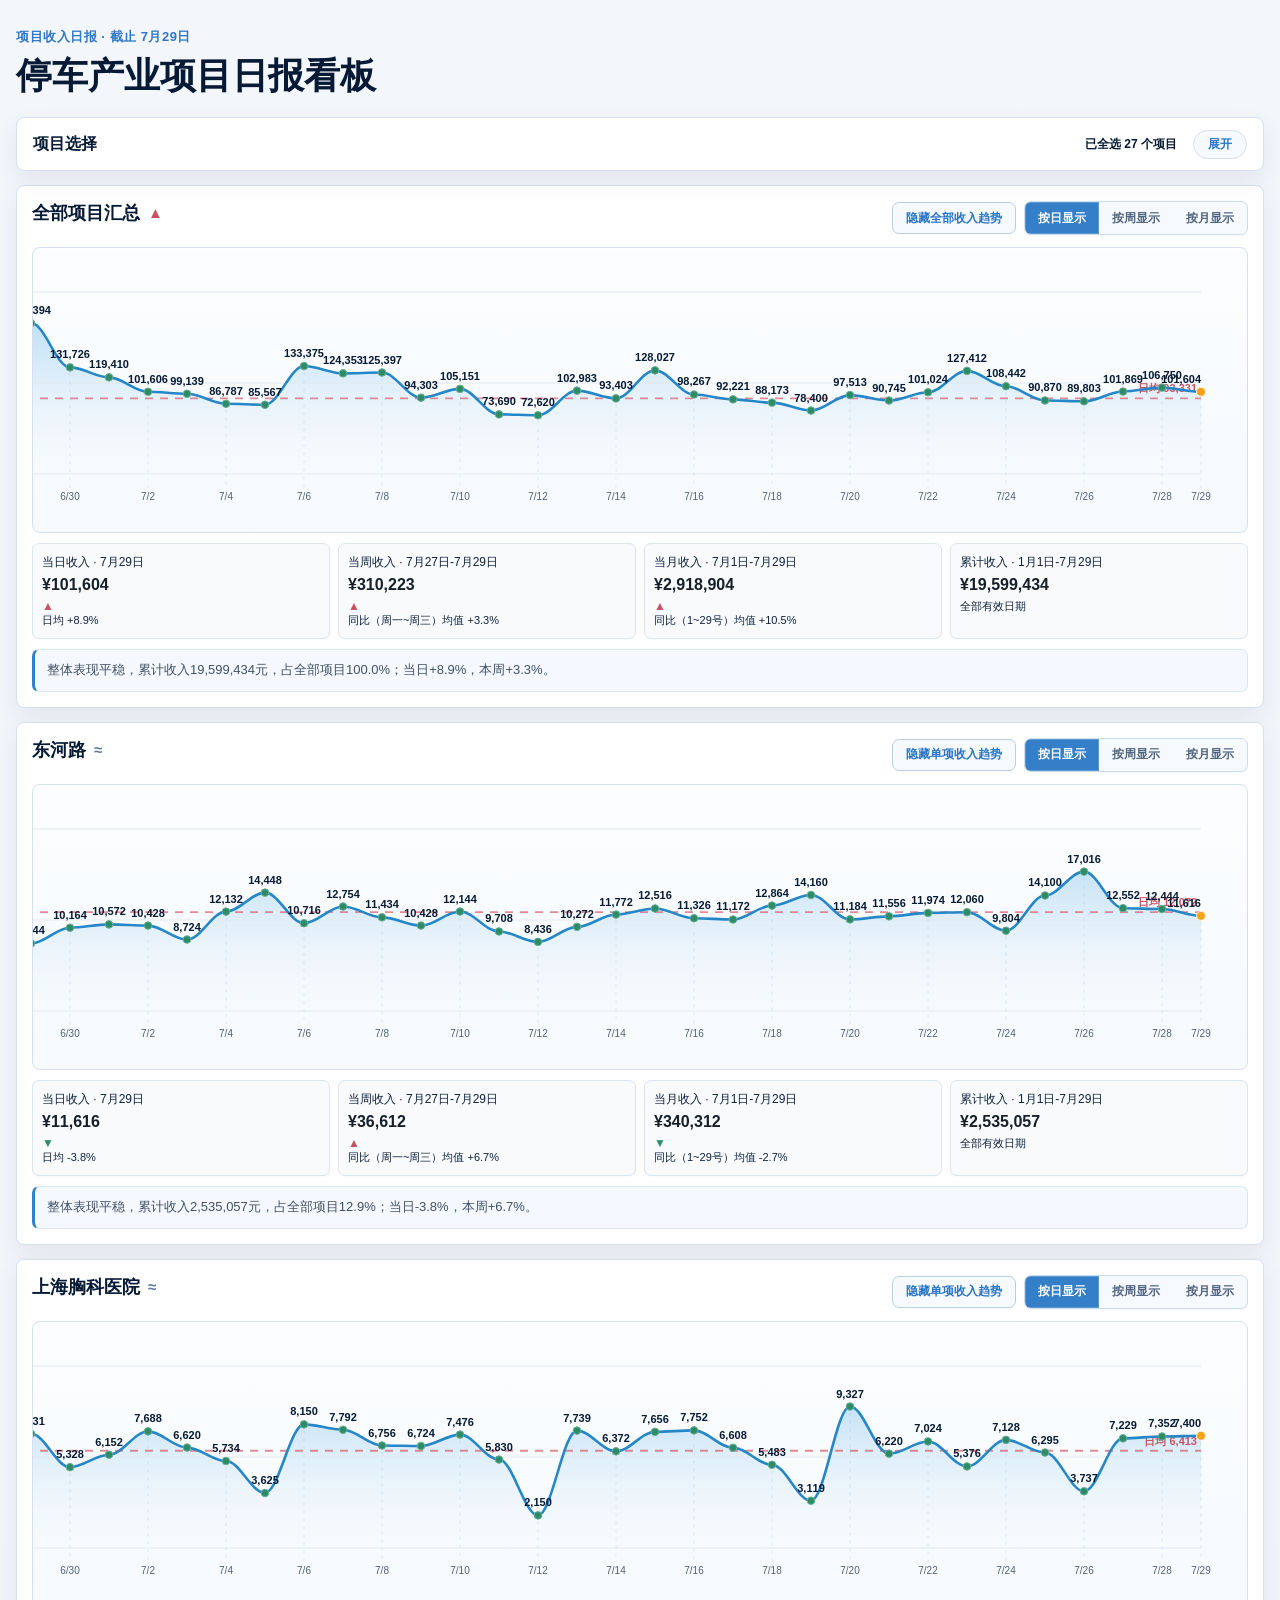
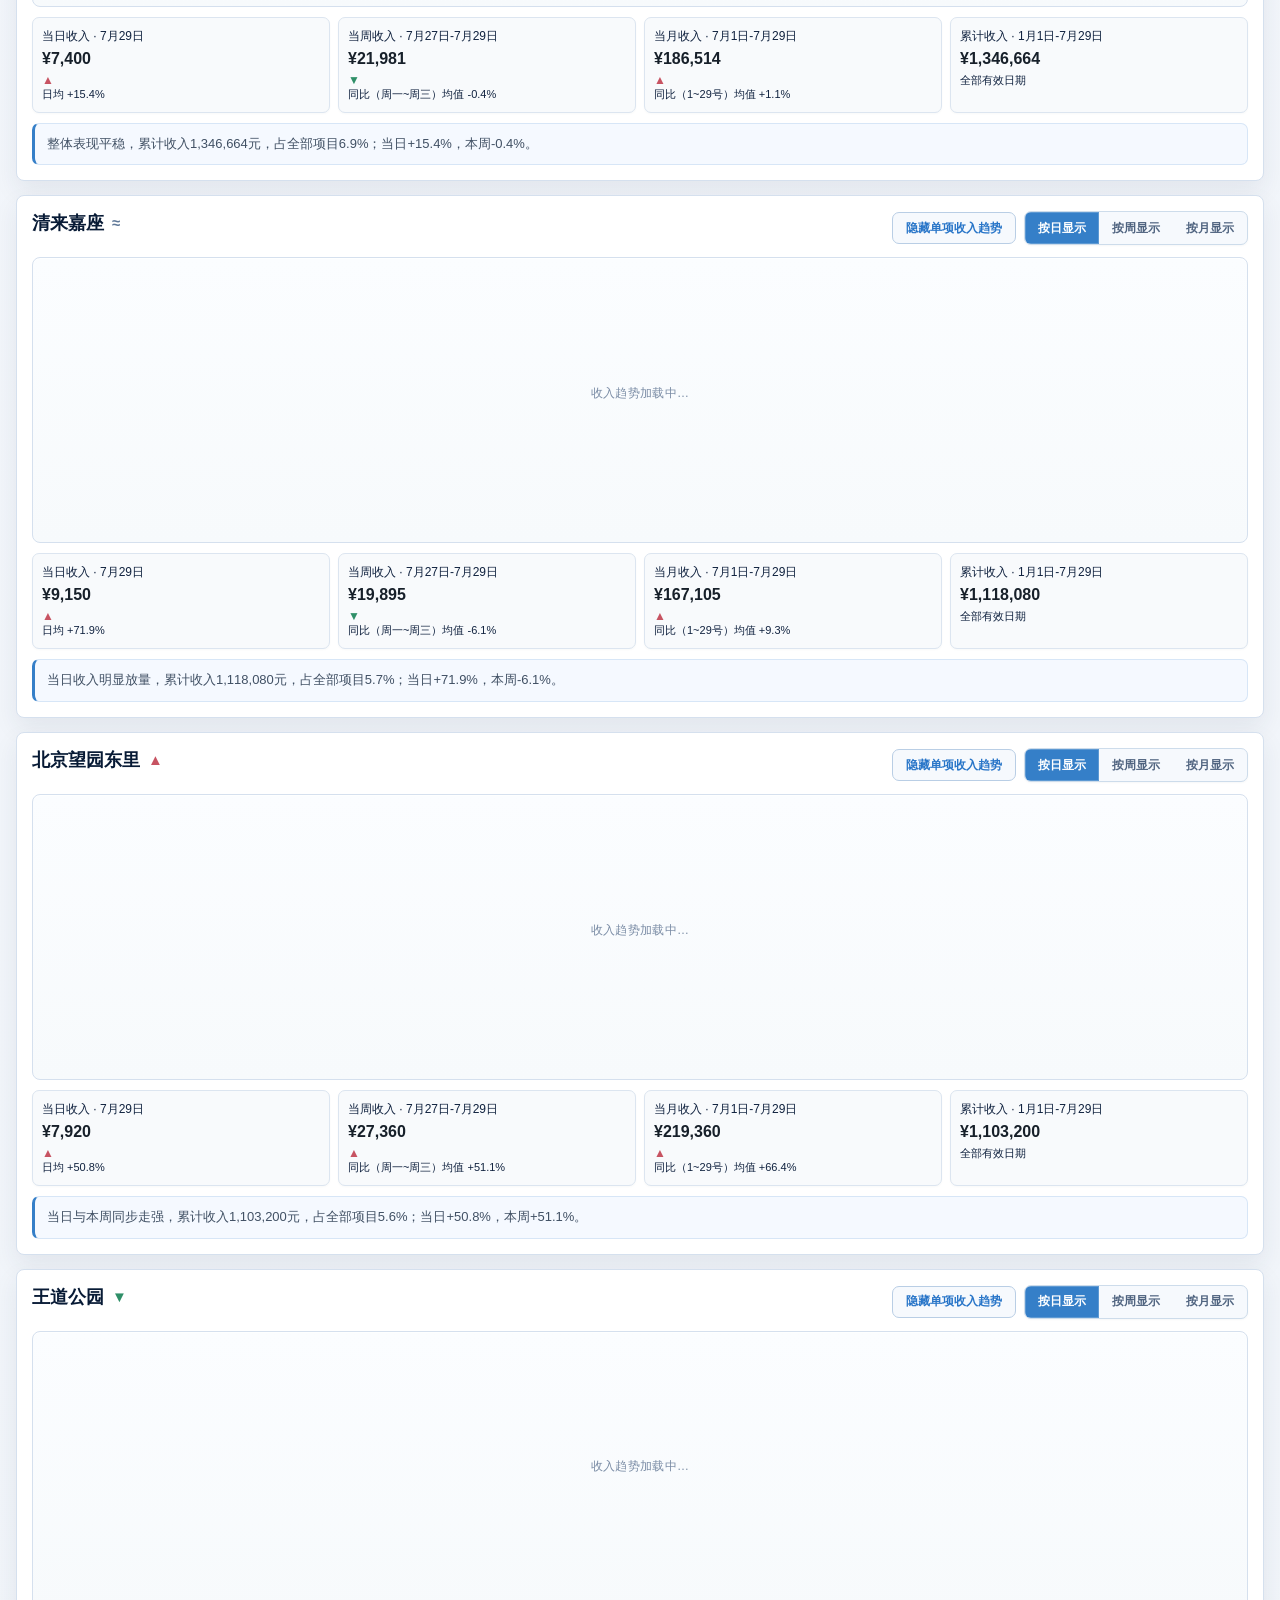
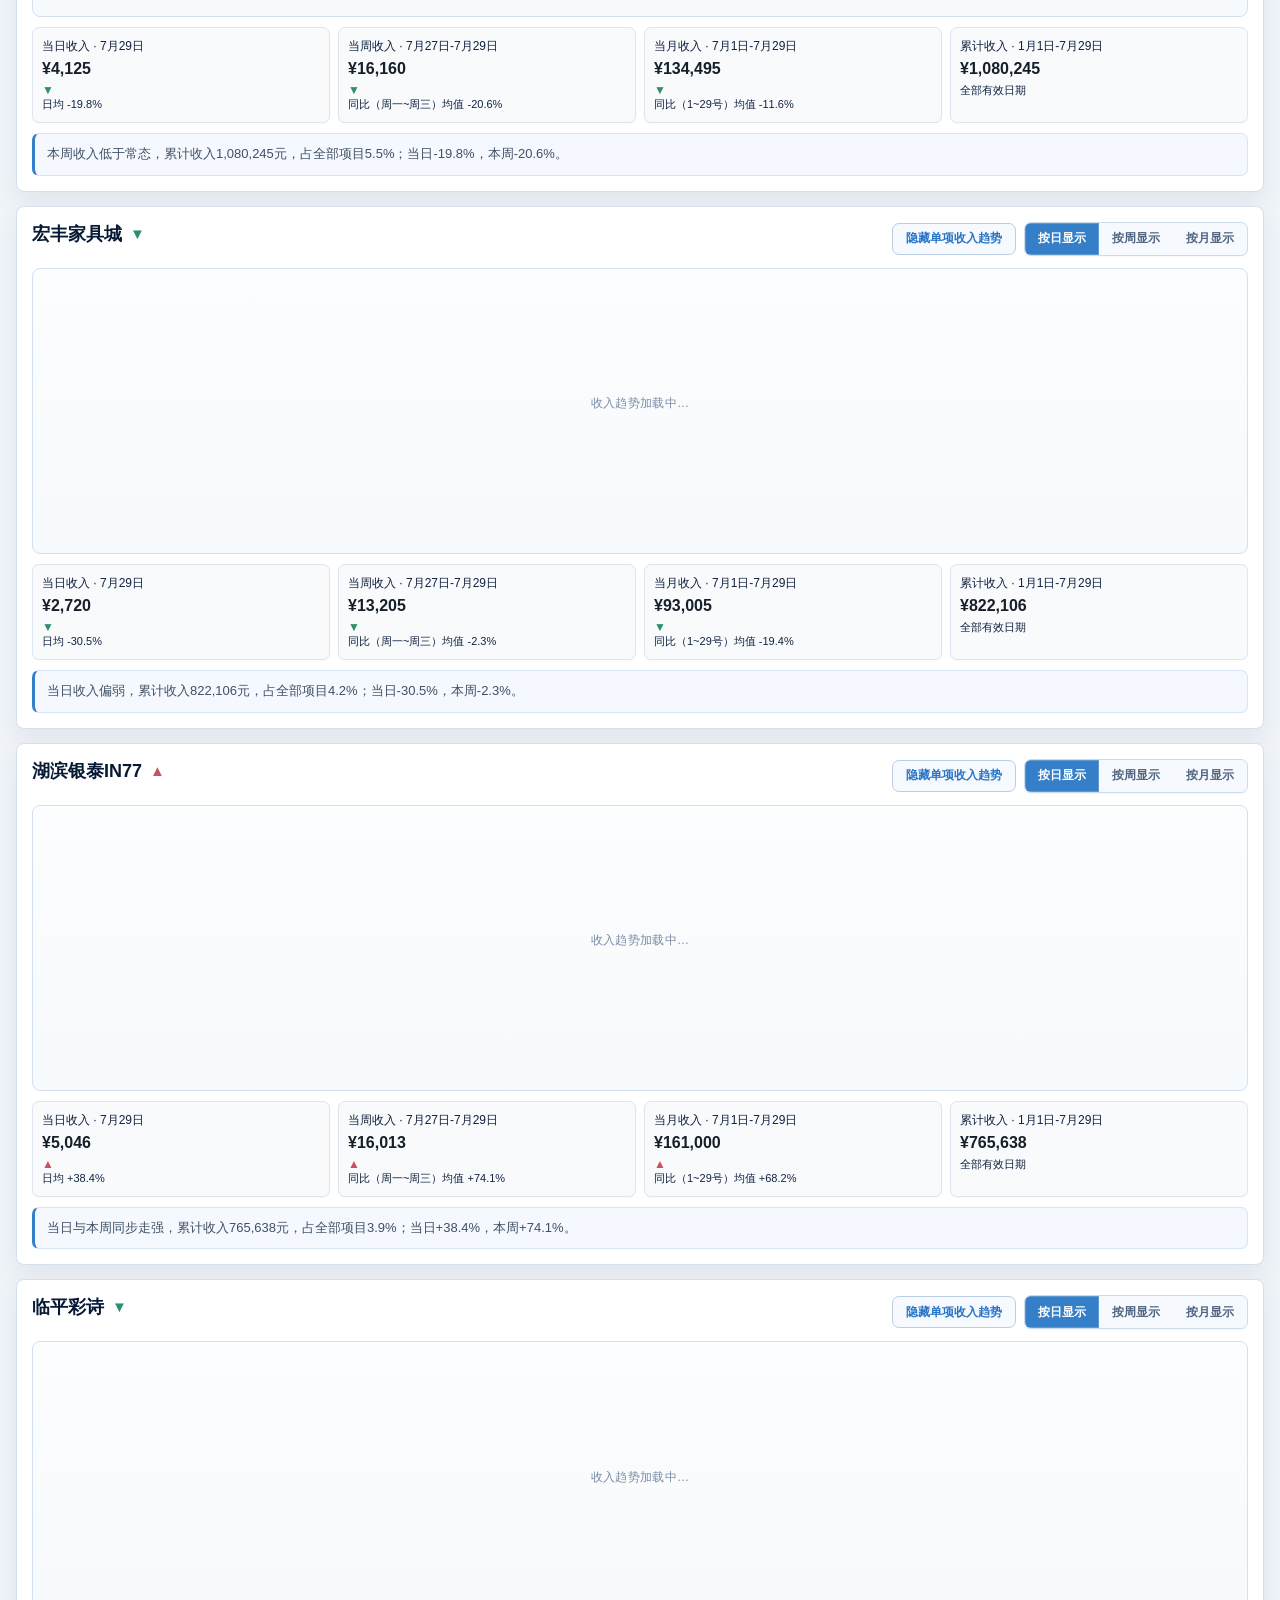
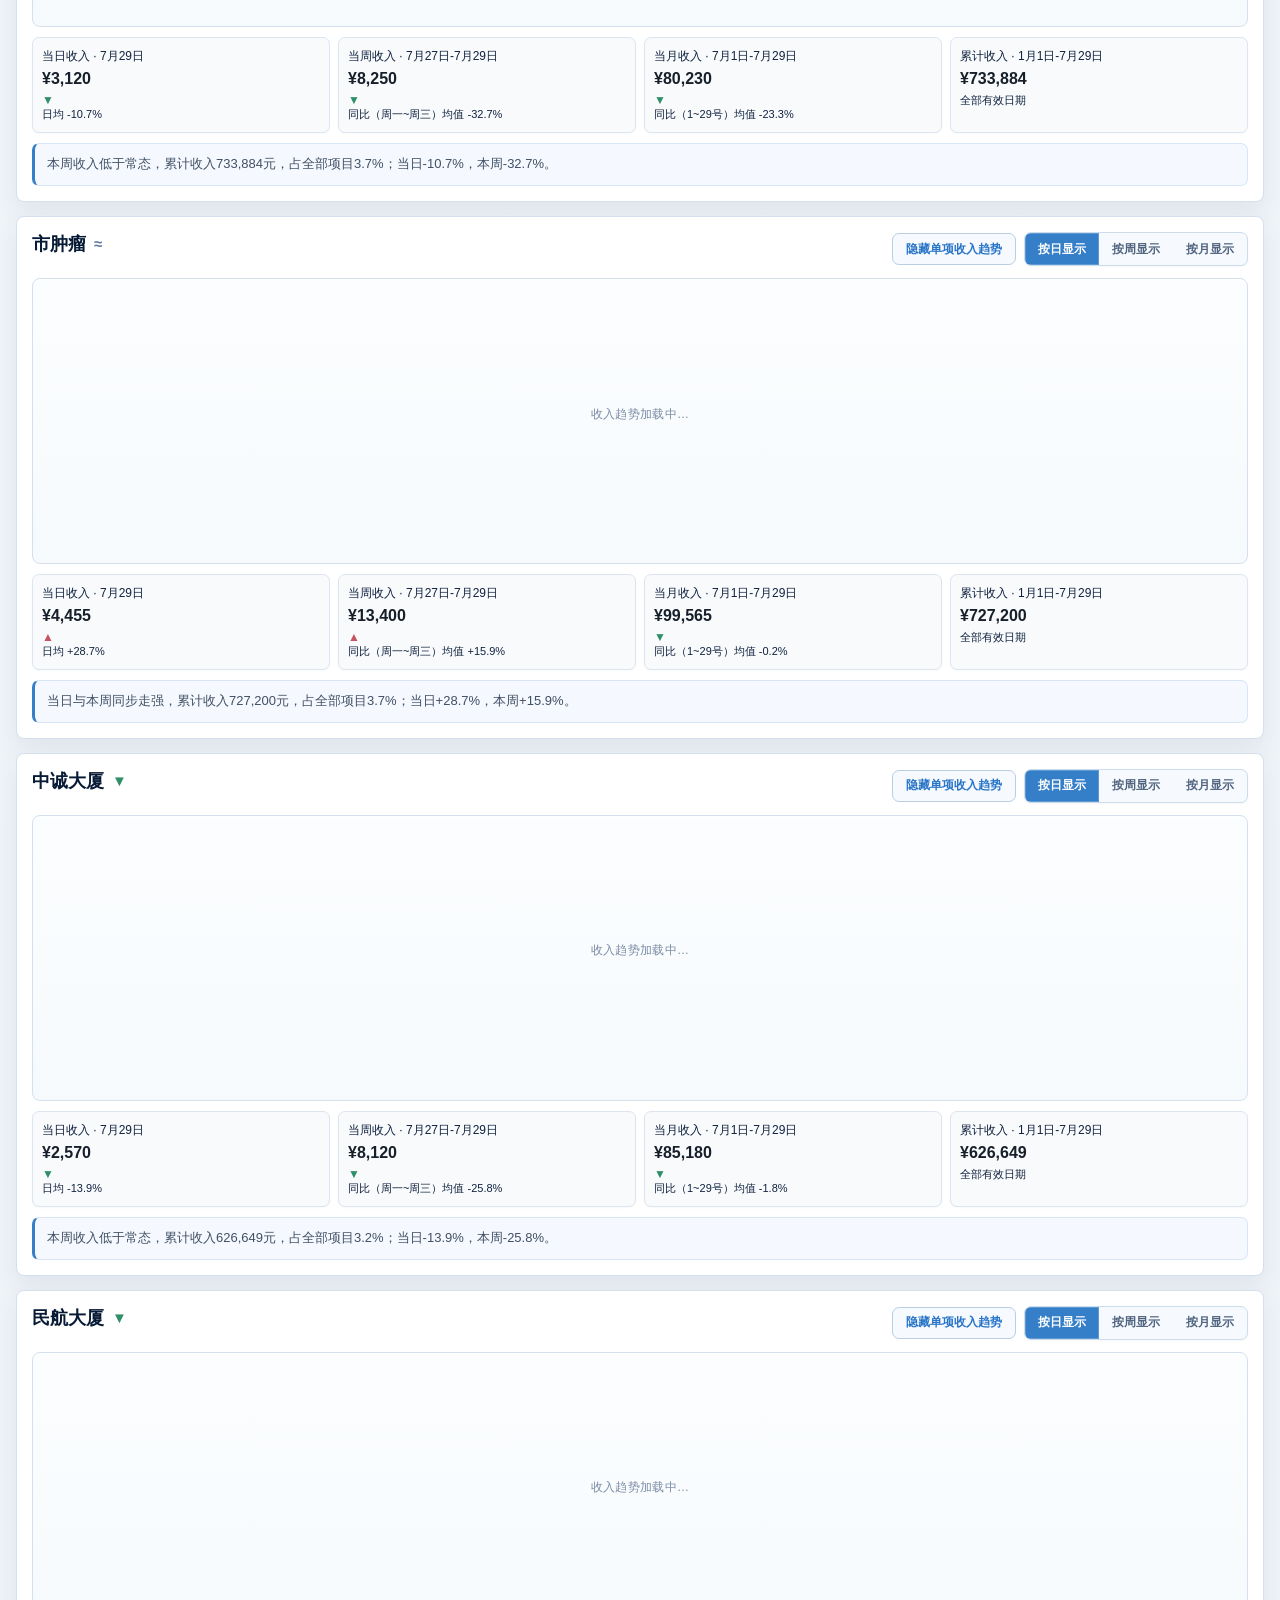
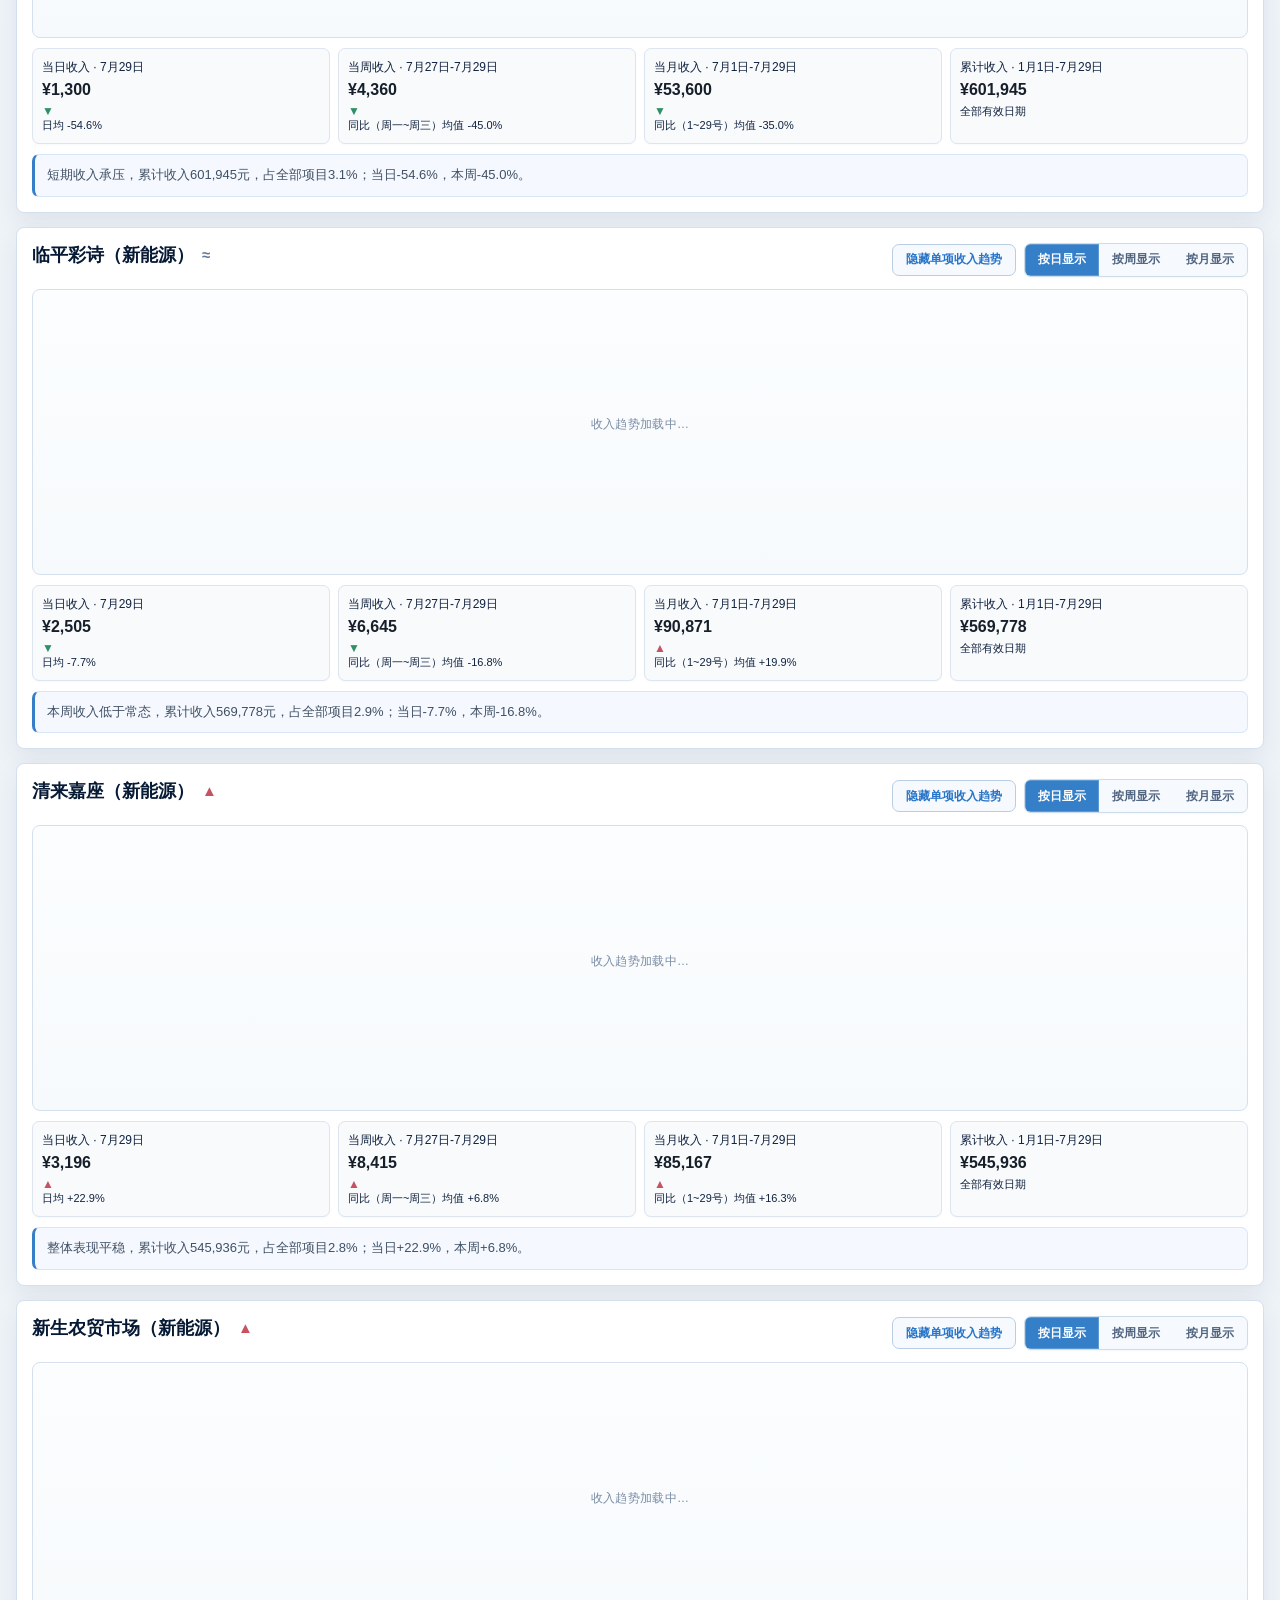
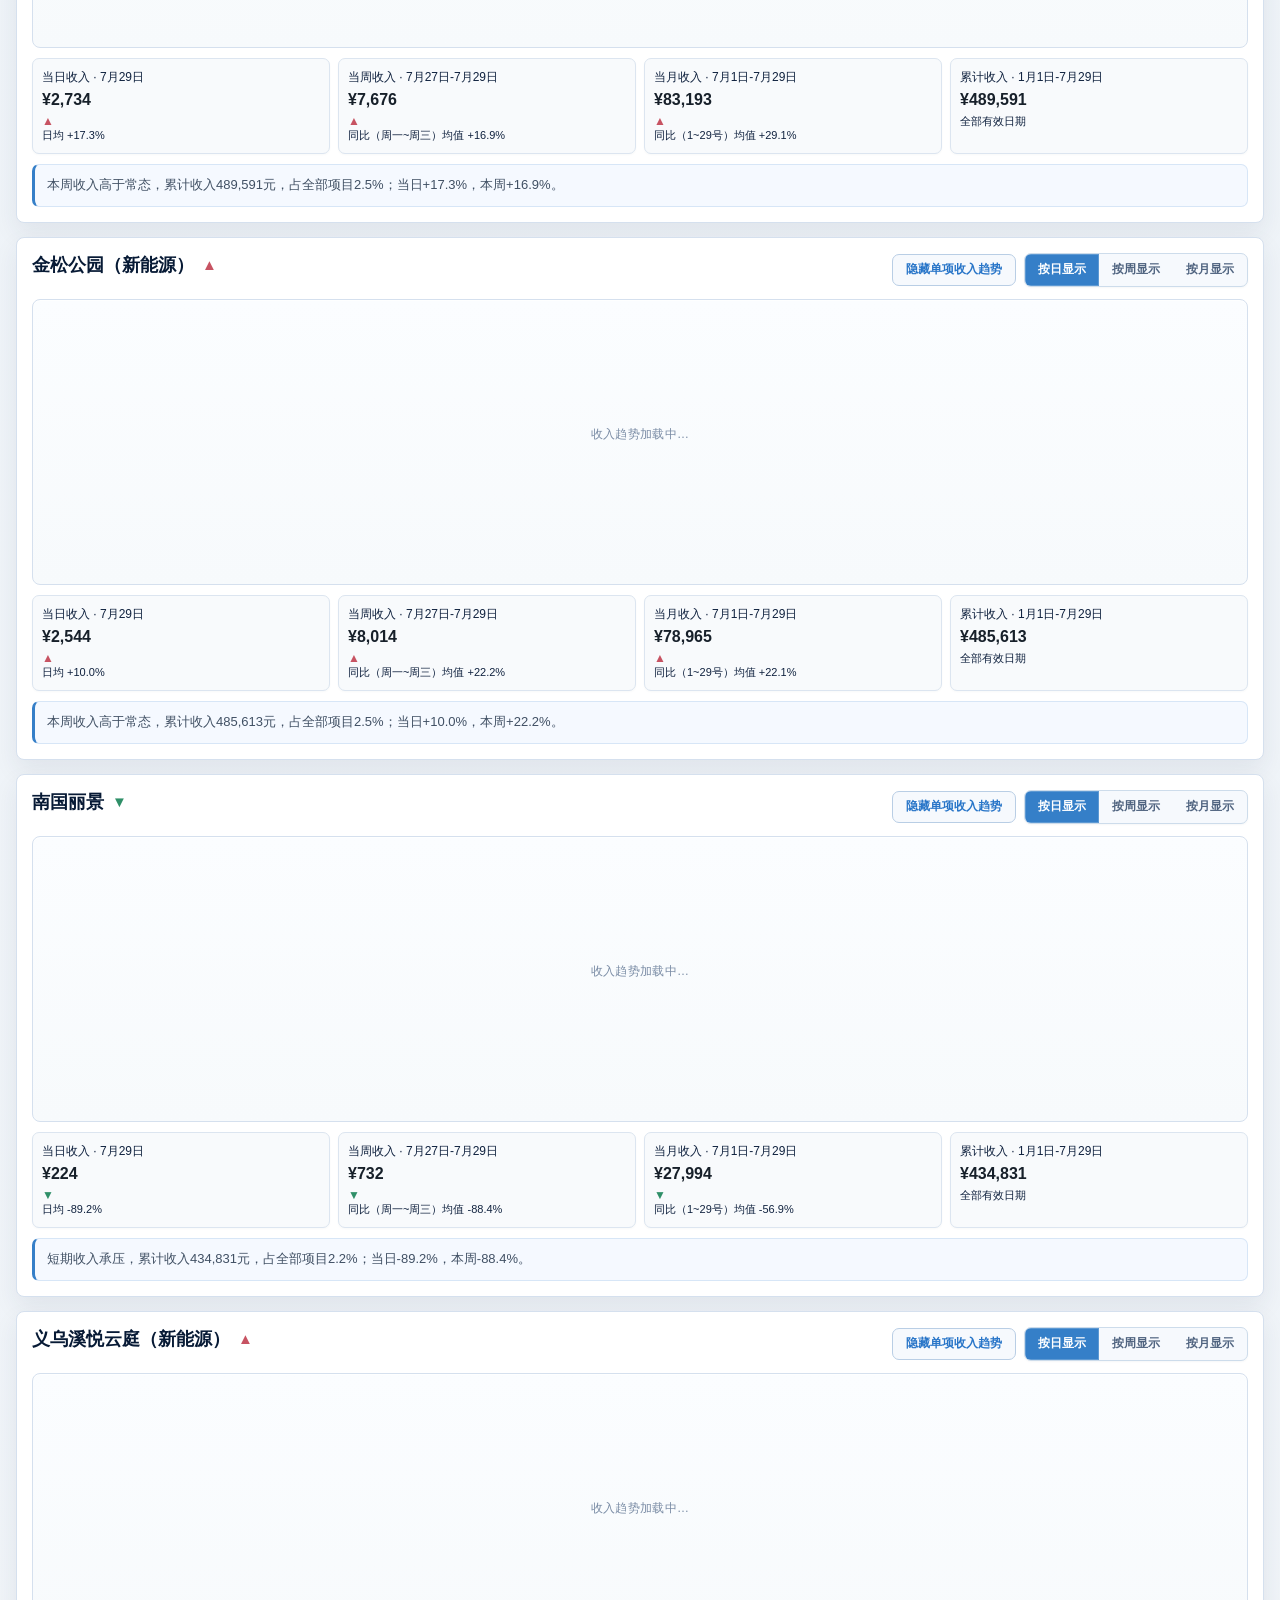
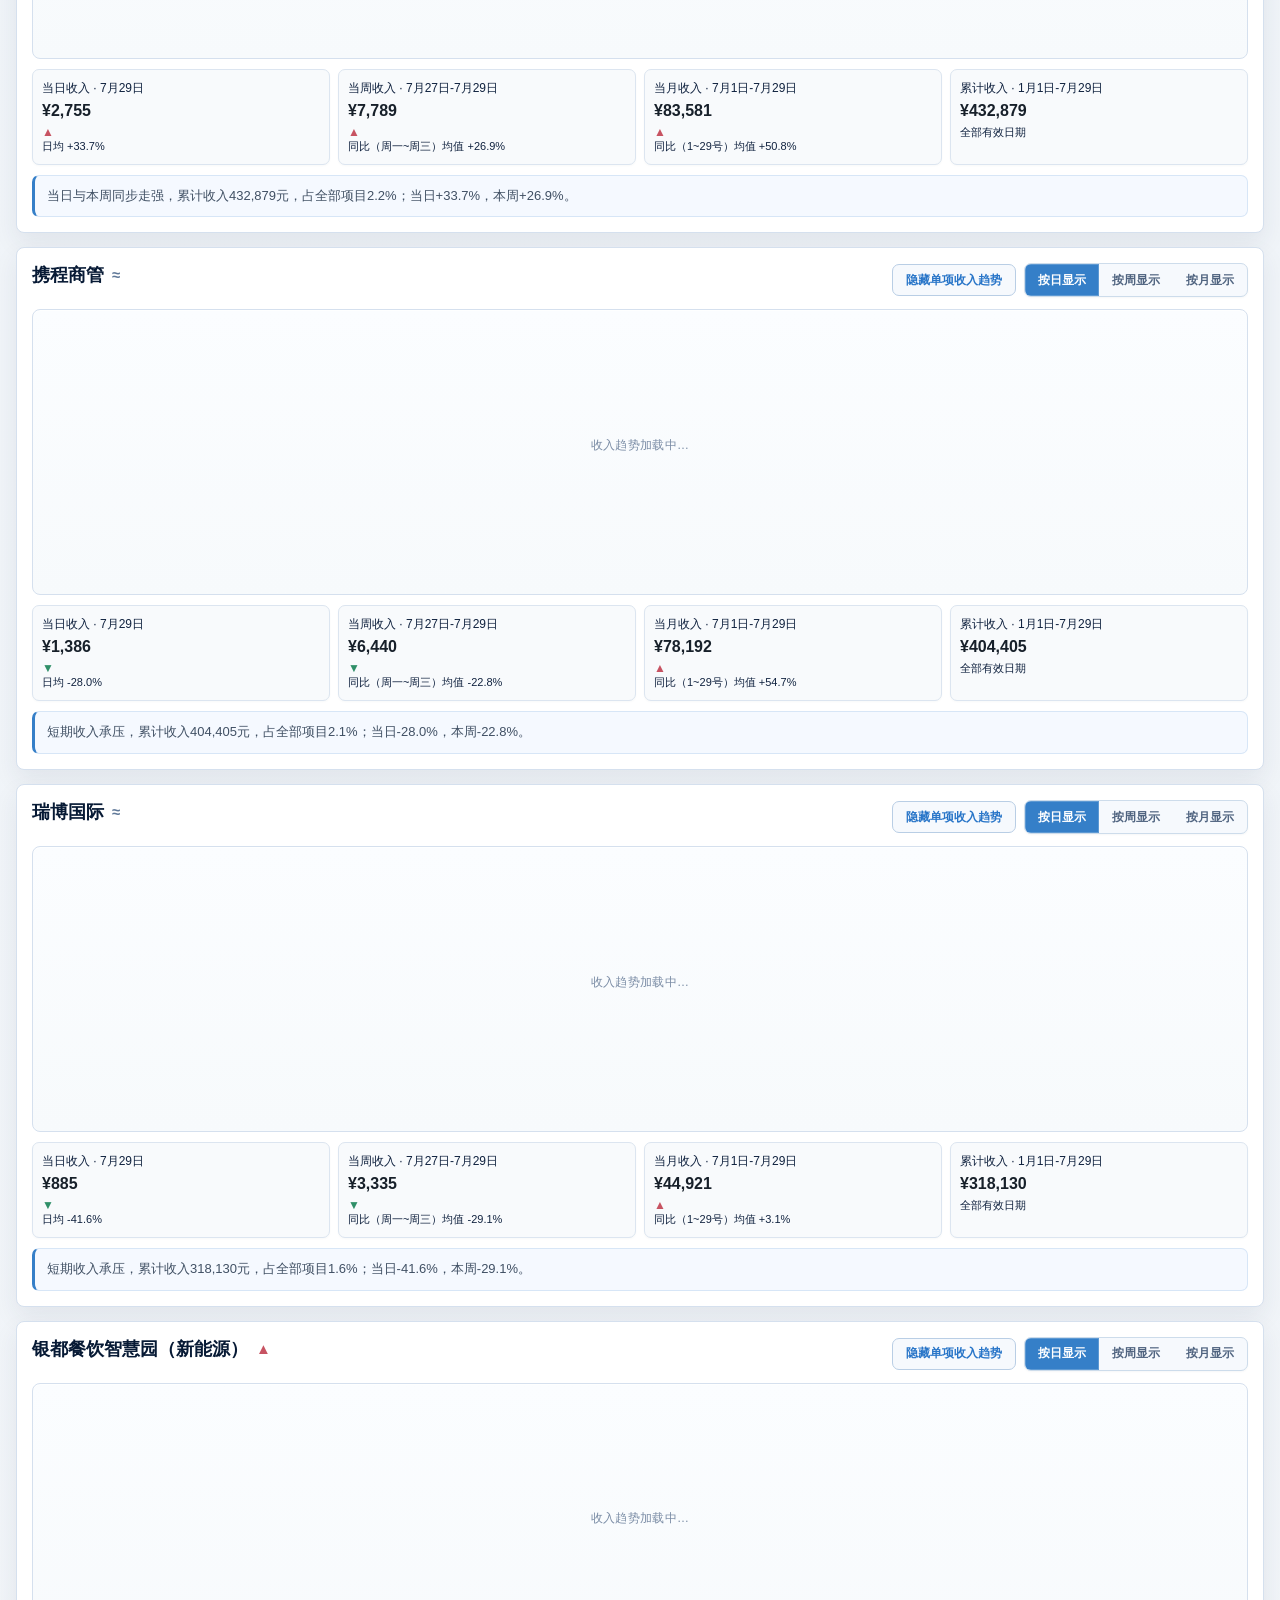
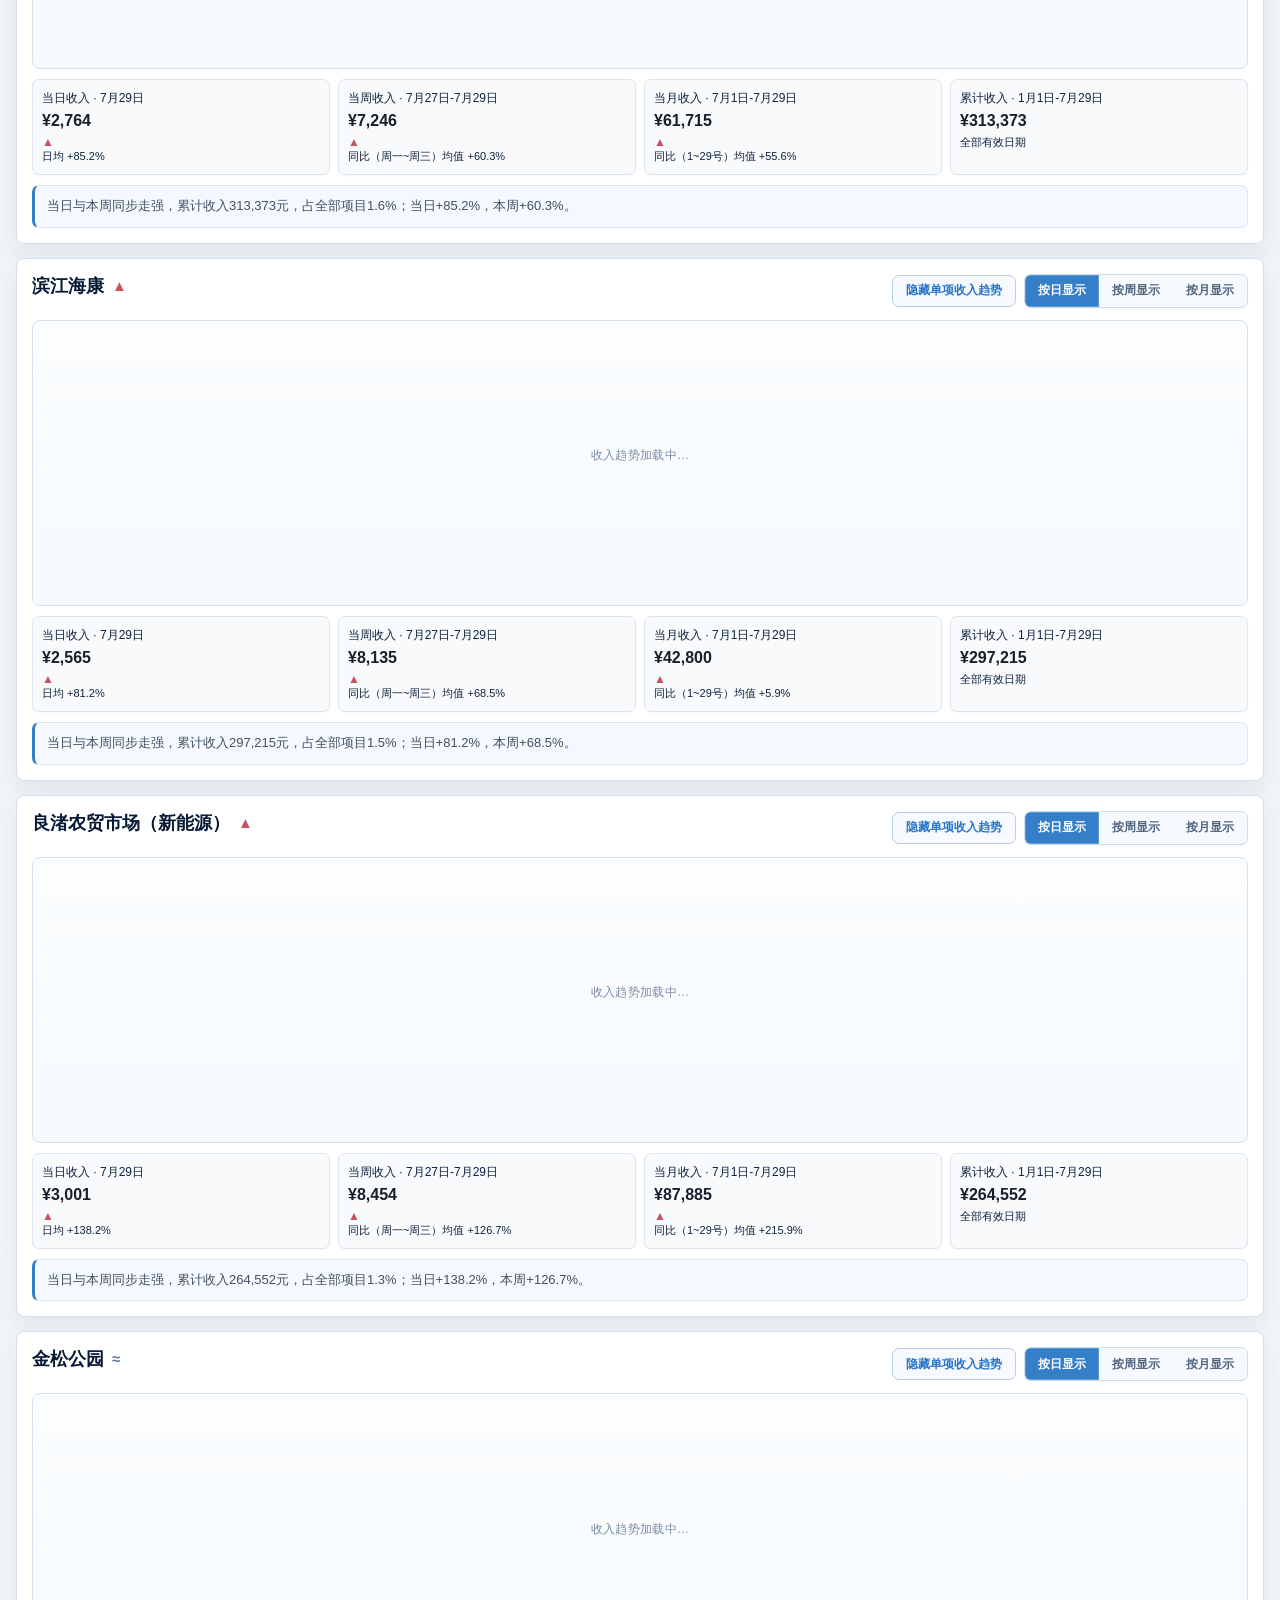
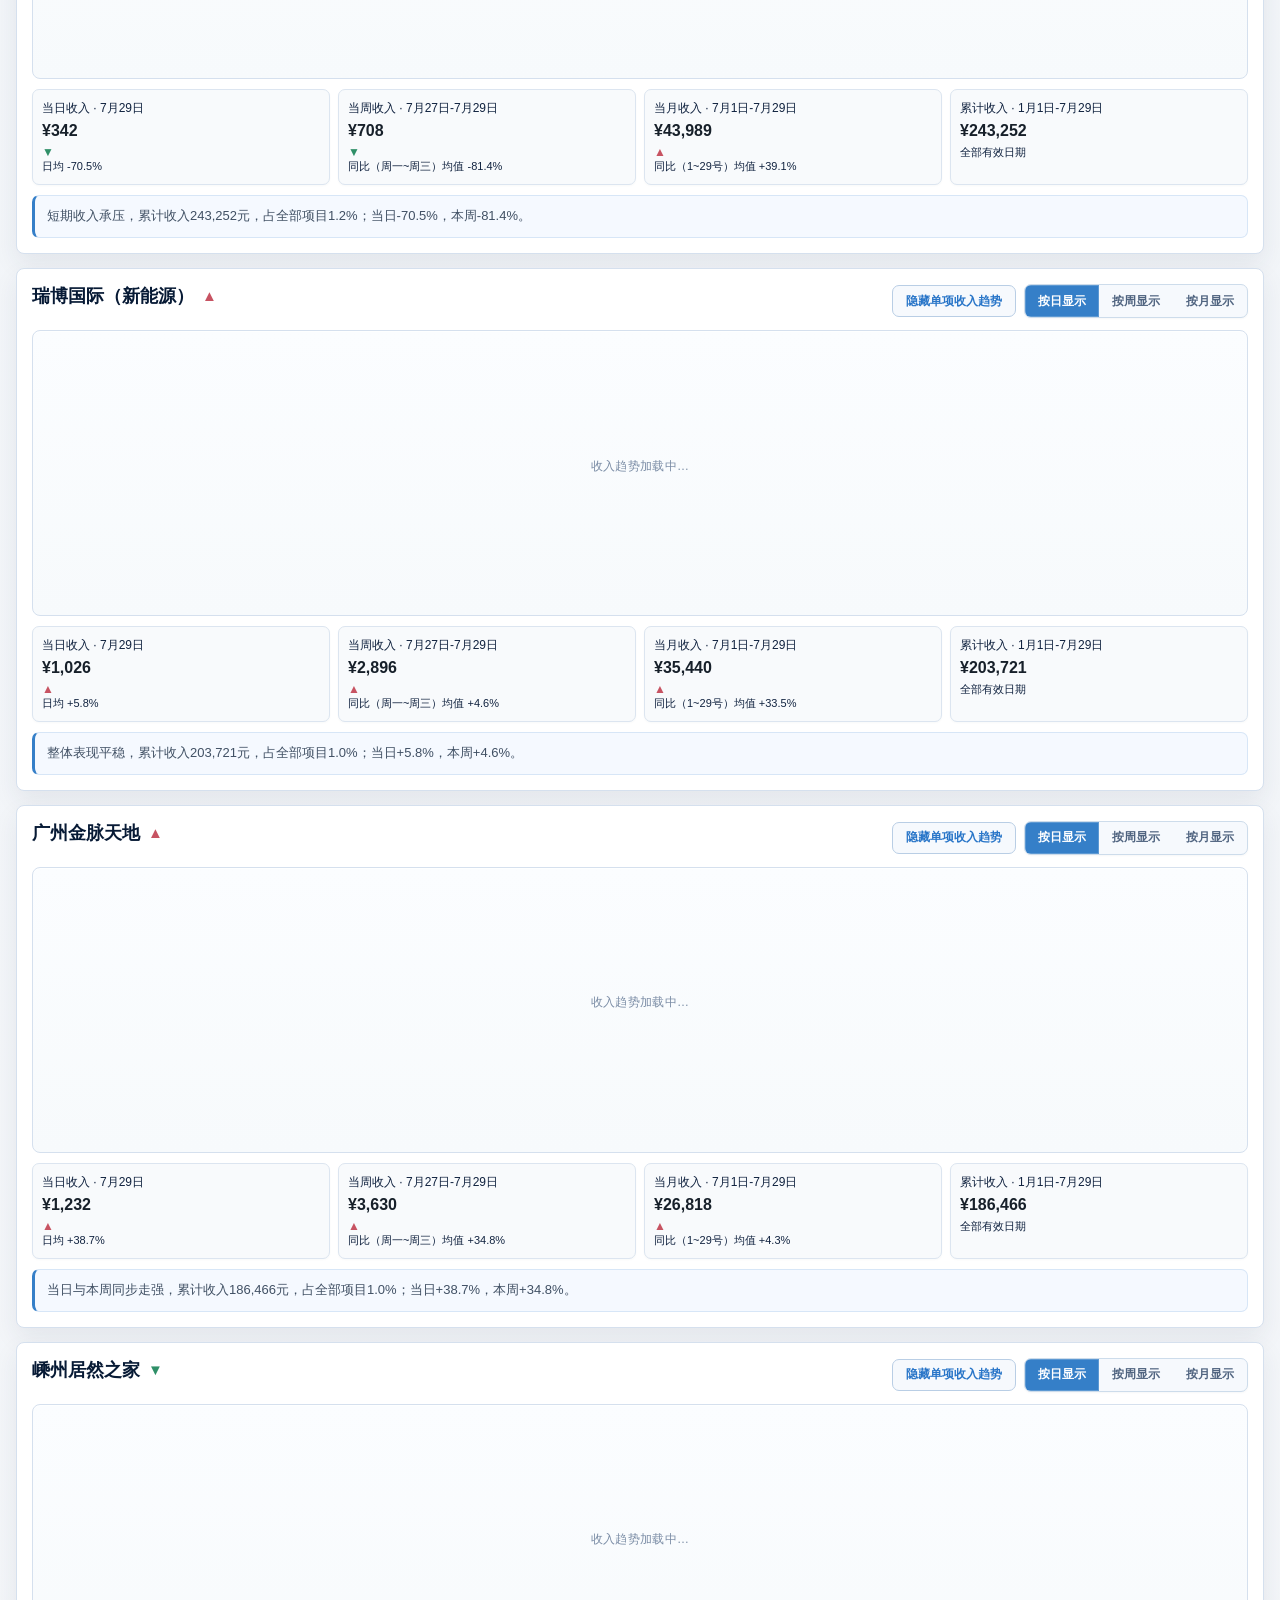
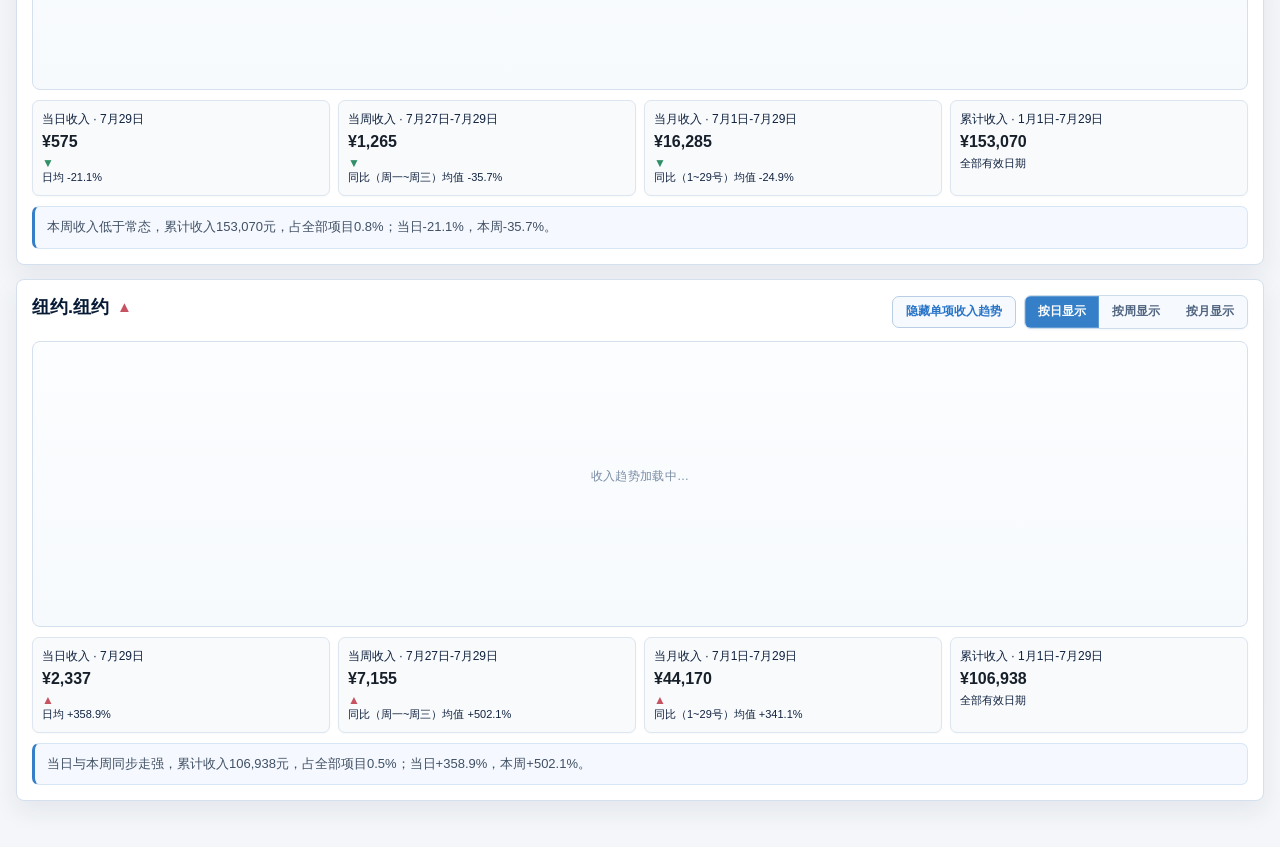
<file: assets/project-income-dashboard.html>
﻿<!doctype html>
<html lang="zh-CN">
<head>
  <meta charset="utf-8">
  <meta name="viewport" content="width=device-width, initial-scale=1">
  <title>&#20572;&#36710;&#20135;&#19994;&#39033;&#30446;&#26085;&#25253;&#30475;&#26495;</title>
  <style>
﻿:root{color-scheme:light;--bg:#f5f7fb;--panel:#ffffff;--panel-2:#f8fbff;--text:#17202a;--muted:#687385;--line:#dbe3ee;--green:#2f8f68;--blue:#3d7fc2;--red:#c75362;--amber:#c5832f;--shadow:0 12px 30px rgba(35,52,72,.08)}*{box-sizing:border-box}body{margin:0;font-family:"Microsoft YaHei","PingFang SC",Arial,sans-serif;background:linear-gradient(180deg,#f7faff 0%,#f3f6f9 46%,#f6f7f4 100%);color:var(--text)}button,input{font:inherit}.shell{width:min(1540px,calc(100% - 32px));margin:0 auto;padding:28px 0 46px}.hero{display:flex;justify-content:space-between;align-items:stretch;gap:18px;margin-bottom:16px}.eyebrow{margin:0 0 6px;color:var(--blue);font-size:13px;font-weight:700;letter-spacing:.04em}h1,h2,p{margin-top:0}h1{margin-bottom:0;font-size:36px;letter-spacing:0;color:#142033}h2{margin:0;font-size:16px}.total-card,.panel,.project-card{background:var(--panel);border:1px solid var(--line);border-radius:10px;box-shadow:var(--shadow)}.top-metrics{display:grid;grid-template-columns:repeat(4,minmax(150px,1fr));gap:10px;min-width:min(760px,100%)}.total-card{min-width:0;padding:15px 16px;display:grid;align-content:center;gap:7px;background:linear-gradient(135deg,#ffffff,#f4f8ff)}.total-card span{color:var(--muted);font-size:13px}.total-card strong{font-size:24px;line-height:1;font-weight:850;color:#142033}.total-card em{font-style:normal;color:var(--muted);font-size:12px;white-space:nowrap;overflow:hidden;text-overflow:ellipsis}.layout{display:grid;grid-template-columns:292px minmax(0,1fr);gap:14px;align-items:start}.selector{position:sticky;top:14px;padding:14px}.selector-head{display:grid;gap:10px;margin-bottom:12px}.select-actions{display:grid;grid-template-columns:1fr 1fr;gap:8px}.select-actions button{min-height:34px;border:1px solid var(--line);background:#fff;color:var(--blue);border-radius:7px;cursor:pointer}.select-actions button:hover{background:#edf5ff}.search{width:100%;border:1px solid var(--line);background:#fff;color:var(--text);border-radius:7px;min-height:38px;padding:0 12px;outline:none}.search::placeholder{color:#9aa6b5}.project-list{display:grid;gap:8px;max-height:calc(100vh - 220px);overflow:auto;padding-top:12px}.project-row{display:grid;grid-template-columns:18px 1fr auto;gap:8px;align-items:center;padding:8px;border-radius:7px;color:var(--text)}.project-row:hover{background:#eef5ff}.project-row span{min-width:0;overflow:hidden;text-overflow:ellipsis;white-space:nowrap}.project-row.constant{opacity:.68}.project-row input{accent-color:var(--blue)}.tag{color:var(--muted);font-size:11px;white-space:nowrap}.project-cards{display:grid;grid-template-columns:1fr;gap:14px}.empty{background:var(--panel);border:1px dashed var(--line);border-radius:10px;padding:32px;text-align:center;color:var(--muted)}.project-card{padding:15px;min-width:0}.card-head{display:flex;align-items:flex-start;justify-content:space-between;gap:12px;margin-bottom:12px}.card-title{margin:0;font-size:17px;line-height:1.35;color:#17202a}.view-toggle{display:inline-flex;border:1px solid var(--line);border-radius:8px;overflow:hidden;flex:0 0 auto;background:#f6f9fc}.view-toggle button{border:0;background:transparent;color:var(--muted);min-height:31px;padding:0 11px;cursor:pointer;font-size:12px;white-space:nowrap}.view-toggle button.active{background:var(--blue);color:#fff;font-weight:800}.card-head>div:first-child{min-width:0}.mini-chart{height:286px;border:1px solid var(--line);border-radius:9px;margin-bottom:10px;overflow-x:auto;overflow-y:hidden;padding:10px 0 8px;background:linear-gradient(180deg,#fbfdff,#f8fafc)}.mini-chart svg{display:block;height:250px;min-width:100%}.mini-chart::-webkit-scrollbar,.project-list::-webkit-scrollbar{height:10px;width:9px}.mini-chart::-webkit-scrollbar-track,.project-list::-webkit-scrollbar-track{background:#edf1f6;border-radius:999px}.mini-chart::-webkit-scrollbar-thumb,.project-list::-webkit-scrollbar-thumb{background:#b9c7d8;border-radius:999px}.mini-chart::-webkit-scrollbar-thumb:hover,.project-list::-webkit-scrollbar-thumb:hover{background:#8ea3bb}.metric-row{display:grid;grid-template-columns:repeat(4,minmax(0,1fr));gap:8px}.mini-metric{background:#f8fafc;border:1px solid #e2e8f0;border-radius:8px;padding:10px 9px;min-width:0}.mini-metric span{display:block;color:var(--muted);font-size:12px}.mini-metric strong{display:block;margin-top:5px;font-size:16px;white-space:nowrap;overflow:hidden;text-overflow:ellipsis;color:#17202a}.mini-metric em{display:block;margin-top:5px;font-style:normal;font-size:11px;color:var(--muted);white-space:nowrap;overflow:hidden;text-overflow:ellipsis}.project-analysis{margin:10px 0 0;padding:10px 12px;border:1px solid #d7e6f7;border-left:3px solid var(--blue);border-radius:8px;background:#f5f9ff;color:#405064;font-size:13px;line-height:1.6}.up{color:var(--red)!important;-webkit-text-fill-color:var(--red)!important;font-weight:800}.down{color:var(--green)!important;-webkit-text-fill-color:var(--green)!important;font-weight:800}.flat{color:var(--muted)!important;-webkit-text-fill-color:var(--muted)!important;font-weight:800}.gridline{stroke:#e5ebf2}.line{fill:none;stroke:var(--blue);stroke-width:2.5}.area{fill:rgba(61,127,194,.1)}.bar-label{fill:var(--muted);font-size:10px}.node-label{fill:#17202a;font-size:11px;font-weight:700}.tooltip{position:fixed;z-index:10;pointer-events:none;background:rgba(18,28,40,.94);color:#fff;padding:8px 10px;border-radius:7px;font-size:12px;max-width:260px;opacity:0;transform:translate(10px,10px);box-shadow:0 12px 32px rgba(0,0,0,.2)}.mini-metric em .up{color:var(--red)!important;-webkit-text-fill-color:var(--red)!important;font-weight:800}.mini-metric em .down{color:var(--green)!important;-webkit-text-fill-color:var(--green)!important;font-weight:800}@media(max-width:980px){.hero{flex-direction:column}.top-metrics{grid-template-columns:repeat(2,minmax(0,1fr));min-width:0}.total-card{min-width:0}.layout{grid-template-columns:1fr}.selector{position:static}.project-list{max-height:360px}.metric-row{grid-template-columns:repeat(2,minmax(0,1fr))}}@media(max-width:620px){.card-head{display:grid}.view-toggle{justify-self:start}}@media(max-width:460px){.shell{width:min(100% - 20px,1540px);padding-top:18px}h1{font-size:28px}.top-metrics,.select-actions,.metric-row{grid-template-columns:1fr}.project-card{padding:12px}}
.total-card em .up{color:var(--red)!important;-webkit-text-fill-color:var(--red)!important;font-weight:800}.total-card em .down{color:var(--green)!important;-webkit-text-fill-color:var(--green)!important;font-weight:800}.total-card em .flat{color:var(--muted)!important;-webkit-text-fill-color:var(--muted)!important;font-weight:800}

/* Top folded project selector */
.layout{display:grid;grid-template-columns:1fr;gap:14px;align-items:start}.selector{position:relative;top:auto;padding:0;overflow:hidden}.selector summary{list-style:none;cursor:pointer;display:flex;align-items:center;justify-content:space-between;gap:16px;min-height:52px;padding:0 16px;font-weight:850;color:#17202a}.selector summary::-webkit-details-marker{display:none}.selector summary::after{content:"\5c55\5f00";flex:0 0 auto;border:1px solid var(--line);border-radius:999px;padding:5px 12px;color:var(--blue);background:#f6f9fc;font-size:12px;font-weight:800}.selector[open] summary::after{content:"\6536\8d77"}.selector summary em{font-style:normal;color:var(--muted);font-size:12px;font-weight:700;margin-left:auto}.selector-body{border-top:1px solid var(--line);padding:14px}.selector-head{grid-template-columns:1fr auto;align-items:center}.select-actions{grid-template-columns:90px 118px}.project-list{grid-template-columns:repeat(4,minmax(0,1fr));max-height:250px;overflow:auto;gap:8px}.project-row{background:#f8fafc;border:1px solid #e7edf5}.project-row:hover{background:#eef5ff}.project-cards{grid-column:1}
@media(max-width:980px){.layout{grid-template-columns:1fr}.selector{position:relative}.project-list{grid-template-columns:repeat(2,minmax(0,1fr));max-height:360px}}
@media(max-width:620px){.selector-head{grid-template-columns:1fr}.select-actions{grid-template-columns:1fr 1fr}.project-list{grid-template-columns:1fr}}

/* Keep top total metric date ranges visible */
.total-card span{display:block;line-height:1.35;white-space:normal;color:#526176}.top-metrics .total-card{gap:6px}


/* Average reference line in project charts */
.avg-line{stroke:#d66f7a;stroke-width:1.8;stroke-dasharray:8 7;opacity:.78}.avg-label{fill:#c75362;font-size:11px;font-weight:800}





/* Restored visual skin matching the approved dashboard reference. */
body{background:linear-gradient(180deg,#f3f6fb 0%,#eef3f8 48%,#f4f6f9 100%)!important;color:#10223f!important}.shell{padding:28px 0 46px!important}.hero{margin-bottom:16px!important}.eyebrow{color:#2f78c7!important;font-weight:800!important}h1{color:#071a35!important;font-weight:900!important}.total-card,.panel,.project-card{background:#fff!important;border:1px solid #d5e0ee!important;border-radius:8px!important;box-shadow:0 10px 24px rgba(35,52,72,.08)!important}.total-card{background:linear-gradient(135deg,#ffffff 0%,#f6f9fd 100%)!important;padding:15px 16px!important}.total-card strong{color:#071a35!important}.total-card span{color:#425778!important}.selector{background:#fff!important;border:1px solid #d5e0ee!important;border-radius:8px!important;box-shadow:0 10px 24px rgba(35,52,72,.08)!important}.selector summary{min-height:52px!important;padding:0 16px!important;color:#071a35!important}.selector summary::after{content:"\5c55\5f00"!important;border:1px solid #d5e0ee!important;border-radius:999px!important;padding:5px 14px!important;background:#f6f9fd!important;color:#2875c8!important;font-weight:800!important}.selector[open] summary::after{content:"\6536\8d77"!important}.selector-body{border-top:1px solid #dfe7f1!important;background:#fff!important}.project-card{padding:15px!important}.card-title{color:#071a35!important;font-weight:900!important;font-size:18px!important}.view-toggle{border:1px solid #cddceb!important;border-radius:7px!important;background:#f6f9fd!important;box-shadow:0 1px 2px rgba(24,45,80,.04)!important}.view-toggle button{min-height:32px!important;padding:0 13px!important;color:#506480!important;background:transparent!important;font-weight:700!important}.view-toggle button.active{background:#357fc8!important;color:#fff!important;-webkit-text-fill-color:#fff!important;box-shadow:inset 0 0 0 1px rgba(255,255,255,.2)!important}.mini-chart{height:286px!important;border:1px solid #d5e0ee!important;border-radius:8px!important;background:linear-gradient(180deg,#fbfdff 0%,#f7fafc 100%)!important;box-shadow:inset 0 1px 0 rgba(255,255,255,.85)!important}.area{fill:rgba(53,127,200,.12)!important}.line{stroke:#357fc8!important;stroke-width:2.5!important}.gridline{stroke:#e2e9f1!important}.avg-line{stroke:#d96b78!important;stroke-width:1.8!important;stroke-dasharray:8 7!important;}.avg-label{fill:#c75362!important;font-weight:900!important}.node-label{fill:#071a35!important;font-weight:900!important}.bar-label{fill:#526176!important}.mini-metric{background:#f8fafc!important;border:1px solid #dce5f0!important;border-radius:7px!important;box-shadow:0 1px 2px rgba(35,52,72,.03)!important}.project-analysis{background:#f5f9ff!important;border:1px solid #d7e6f7!important;border-left:3px solid #357fc8!important;border-radius:7px!important}.mini-chart::-webkit-scrollbar-thumb,.project-list::-webkit-scrollbar-thumb{background:#b8c7d8!important;border-radius:999px!important}.mini-chart::-webkit-scrollbar-track,.project-list::-webkit-scrollbar-track{background:#edf2f7!important;border-radius:999px!important}.up,.total-card em .up,.mini-metric em .up,em .up{color:#c75362!important;-webkit-text-fill-color:#c75362!important;font-weight:900!important}.down,.total-card em .down,.mini-metric em .down,em .down{color:#2f8f68!important;-webkit-text-fill-color:#2f8f68!important;font-weight:900!important}.flat,.total-card em .flat,.mini-metric em .flat,em .flat{color:#687385!important;-webkit-text-fill-color:#687385!important;font-weight:900!important}
@media (prefers-color-scheme: dark){body{background:linear-gradient(180deg,#f3f6fb 0%,#eef3f8 48%,#f4f6f9 100%)!important;color:#10223f!important}.total-card,.panel,.selector,.project-card,.mini-metric,.mini-chart{background:#fff!important;border-color:#d5e0ee!important;box-shadow:0 10px 24px rgba(35,52,72,.08)!important}.view-toggle button.active{background:#357fc8!important;color:#fff!important;-webkit-text-fill-color:#fff!important}.up,.total-card em .up,.mini-metric em .up,em .up{color:#c75362!important;-webkit-text-fill-color:#c75362!important}.down,.total-card em .down,.mini-metric em .down,em .down{color:#2f8f68!important;-webkit-text-fill-color:#2f8f68!important}}

/* Temporary project title trend markers; not recorded to skill. */
.title-trend{display:inline-block;margin-left:8px;font-size:15px;line-height:1;font-weight:900;vertical-align:1px}.title-trend-up{color:#c75362!important;-webkit-text-fill-color:#c75362!important}.title-trend-down{color:#2f8f68!important;-webkit-text-fill-color:#2f8f68!important}.title-trend-wave{color:#5f7898!important;-webkit-text-fill-color:#5f7898!important}


/* Dynamic SVG curve motion shared by summary and project charts. */
.chart-area-gradient{pointer-events:none}.chart-curve-main{fill:none;stroke:#2587c7;stroke-width:2.6;stroke-linecap:round;stroke-linejoin:round}.chart-curve-glow{fill:none;stroke:#fff;stroke-width:3;stroke-linecap:round;stroke-linejoin:round;stroke-dasharray:76 1510;opacity:.94;filter:drop-shadow(0 0 3px #62c9ff) drop-shadow(0 0 7px #2587c7);animation:chart-stream 5.2s linear infinite}.chart-point{--point-fill:#2d8c68;fill:var(--point-fill);stroke:color-mix(in srgb,var(--point-fill) 70%,white);stroke-width:1;transform-box:fill-box;transform-origin:center;animation:chart-point-pulse 5.2s linear var(--pulse-delay,0s) infinite}.chart-point.latest{--point-fill:#f3a21a;fill:var(--point-fill);stroke:#fff4d7}.avg-line,.avg-label{animation:average-breathe 8s ease-in-out infinite}@keyframes chart-stream{from{stroke-dashoffset:var(--stream-start,0)}to{stroke-dashoffset:var(--stream-end,-1586px)}}@keyframes chart-point-pulse{0%,10%{fill:color-mix(in srgb,var(--point-fill) 70%,white);stroke:color-mix(in srgb,var(--point-fill) 45%,white);stroke-width:1.5;filter:drop-shadow(0 0 4px rgba(56,189,248,.5));transform:scale(1.5)}17%,100%{fill:var(--point-fill);stroke:color-mix(in srgb,var(--point-fill) 70%,white);stroke-width:1;filter:none;transform:scale(1)}}@keyframes average-breathe{0%,100%{opacity:.3}50%{opacity:1}}

.chart-loading{height:250px;display:grid;place-items:center;color:#7a8ca5;font-size:12px;letter-spacing:.03em}



.top-metrics {
  display: none !important;
}

.hero {
  justify-content: flex-start !important;
}
.hero > div:first-child {
  display: flex;
  flex-direction: column;
  align-items: flex-start;
}

.chart-toggle {
  min-height: 32px;
  border: 1px solid #b9cee5;
  border-radius: 7px;
  padding: 0 13px;
  background: #f6f9fd;
  color: #2875c8;
  font-size: 12px;
  font-weight: 800;
  cursor: pointer;
  white-space: nowrap;
}

.chart-toggle:hover {
  background: #eaf3fd;
  border-color: #8eb4dc;
}

.card-controls {
  display: flex;
  align-items: center;
  justify-content: flex-end;
  gap: 8px;
  flex-wrap: wrap;
}

.daily-date-income-guide{stroke:#8fb3d1;stroke-width:.8;stroke-dasharray:3 5;opacity:.32;pointer-events:none}

@media (max-width: 620px) {
  .card-controls {
    justify-content: flex-start;
  }
}

</style>
</head>
<body>
  <main class="shell">
    <section class="hero">
      <div>
        <p class="eyebrow" id="reportDateLine">&#39033;&#30446;&#25910;&#20837;&#26085;&#25253; &#183; &#25130;&#27490; -</p>
        <h1>&#20572;&#36710;&#20135;&#19994;&#39033;&#30446;&#26085;&#25253;&#30475;&#26495;</h1>
      </div>
      <div class="top-metrics">
        <div class="total-card"><span>&#24403;&#26085;&#25910;&#20837;</span><strong id="allDayTotal">-</strong><em id="allDayCompare"></em></div>
        <div class="total-card"><span>&#24403;&#21608;&#25910;&#20837;</span><strong id="allWeekTotal">-</strong><em id="allWeekCompare"></em></div>
        <div class="total-card"><span>&#24403;&#26376;&#25910;&#20837;</span><strong id="allMonthTotal">-</strong><em id="allMonthCompare"></em></div>
        <div class="total-card"><span>&#32047;&#35745;&#25910;&#20837;</span><strong id="grandTotal">-</strong><em>&#20840;&#37096;&#39033;&#30446;&#21512;&#35745;</em></div>
      </div>
    </section>
    <section class="layout">
      <details class="panel selector">
        <summary>
          <span>&#39033;&#30446;&#36873;&#25321;</span>
          <em id="selectedSummary">&#20840;&#37096;&#39033;&#30446;</em>
        </summary>
        <div class="selector-body">
          <div class="selector-head">
            <h2>&#39033;&#30446;&#36873;&#25321;</h2>
            <div class="select-actions">
              <button id="selectAll" type="button">&#20840;&#36873;</button>
              <button id="clearAll" type="button">&#21462;&#28040;&#36873;&#25321;</button>
            </div>
          </div>
          <input id="projectSearch" class="search" placeholder="&#25628;&#32034;&#39033;&#30446;">
          <div id="projectList" class="project-list"></div>
        </div>
      </details>
      <section id="projectCards" class="project-cards"></section>
    </section>
  </main>
  <script>
window.REVENUE_DATA = {"source":"项目收入日报2026.6(2).xls","year":2026,"dates":["2026-01-01","2026-01-02","2026-01-03","2026-01-04","2026-01-05","2026-01-06","2026-01-07","2026-01-08","2026-01-09","2026-01-10","2026-01-11","2026-01-12","2026-01-13","2026-01-14","2026-01-15","2026-01-16","2026-01-17","2026-01-18","2026-01-19","2026-01-20","2026-01-21","2026-01-22","2026-01-23","2026-01-24","2026-01-25","2026-01-26","2026-01-27","2026-01-28","2026-01-29","2026-01-30","2026-01-31","2026-02-01","2026-02-02","2026-02-03","2026-02-04","2026-02-05","2026-02-06","2026-02-07","2026-02-08","2026-02-09","2026-02-10","2026-02-11","2026-02-12","2026-02-13","2026-02-14","2026-02-15","2026-02-16","2026-02-17","2026-02-18","2026-02-19","2026-02-20","2026-02-21","2026-02-22","2026-02-23","2026-02-24","2026-02-25","2026-02-26","2026-02-27","2026-02-28","2026-03-01","2026-03-02","2026-03-03","2026-03-04","2026-03-05","2026-03-06","2026-03-07","2026-03-08","2026-03-09","2026-03-10","2026-03-11","2026-03-12","2026-03-13","2026-03-14","2026-03-15","2026-03-16","2026-03-17","2026-03-18","2026-03-19","2026-03-20","2026-03-21","2026-03-22","2026-03-23","2026-03-24","2026-03-25","2026-03-26","2026-03-27","2026-03-28","2026-03-29","2026-03-30","2026-03-31","2026-04-01","2026-04-02","2026-04-03","2026-04-04","2026-04-05","2026-04-06","2026-04-07","2026-04-08","2026-04-09","2026-04-10","2026-04-11","2026-04-12","2026-04-13","2026-04-14","2026-04-15","2026-04-16","2026-04-17","2026-04-18","2026-04-19","2026-04-20","2026-04-21","2026-04-22","2026-04-23","2026-04-24","2026-04-25","2026-04-26","2026-04-27","2026-04-28","2026-04-29","2026-04-30","2026-05-01","2026-05-02","2026-05-03","2026-05-04","2026-05-05","2026-05-06","2026-05-07","2026-05-08","2026-05-09","2026-05-10","2026-05-11","2026-05-12","2026-05-13","2026-05-14","2026-05-15","2026-05-16","2026-05-17","2026-05-18","2026-05-19","2026-05-20","2026-05-21","2026-05-22","2026-05-23","2026-05-24","2026-05-25","2026-05-26","2026-05-27","2026-05-28","2026-05-29","2026-05-30","2026-05-31","2026-06-01","2026-06-02","2026-06-03","2026-06-04","2026-06-05","2026-06-06","2026-06-07","2026-06-08","2026-06-09","2026-06-10","2026-06-11","2026-06-12","2026-06-13","2026-06-14","2026-06-15","2026-06-16","2026-06-17","2026-06-18","2026-06-19","2026-06-20","2026-06-21","2026-06-22","2026-06-23","2026-06-24","2026-06-25","2026-06-26","2026-06-27","2026-06-28","2026-06-29","2026-06-30","2026-07-01","2026-07-02","2026-07-03","2026-07-04","2026-07-05","2026-07-06","2026-07-07","2026-07-08","2026-07-09","2026-07-10","2026-07-11","2026-07-12","2026-07-13","2026-07-14","2026-07-15","2026-07-16","2026-07-17","2026-07-18","2026-07-19","2026-07-20","2026-07-21","2026-07-22","2026-07-23","2026-07-24","2026-07-25","2026-07-26","2026-07-27","2026-07-28","2026-07-29"],"projects":[{"id":"1","name":"金松公园","category":"常规","values":{"2026-01-01":2260.0,"2026-01-02":642.0,"2026-01-03":1322.0,"2026-01-04":1482.0,"2026-01-05":510.0,"2026-01-06":276.0,"2026-01-07":3232.0,"2026-01-08":1445.0,"2026-01-09":1148.0,"2026-01-10":1322.0,"2026-01-11":540.0,"2026-01-12":1130.0,"2026-01-13":390.0,"2026-01-14":270.0,"2026-01-15":1010.0,"2026-01-16":1550.0,"2026-01-17":426.0,"2026-01-18":2152.0,"2026-01-19":938.0,"2026-01-20":1045.0,"2026-01-21":420.0,"2026-01-22":1118.0,"2026-01-23":1058.0,"2026-01-24":2760.0,"2026-01-25":546.0,"2026-01-26":246.0,"2026-01-27":1540.0,"2026-01-28":228.0,"2026-01-29":192.0,"2026-01-30":1386.0,"2026-01-31":1178.0,"2026-02-01":1010.0,"2026-02-02":1888.0,"2026-02-03":168.0,"2026-02-04":1542.0,"2026-02-05":1518.0,"2026-02-06":1094.0,"2026-02-07":534.0,"2026-02-08":690.0,"2026-02-09":3310.0,"2026-02-10":2794.0,"2026-02-11":372.0,"2026-02-12":1136.0,"2026-02-13":288.0,"2026-02-14":138.0,"2026-02-15":120.0,"2026-02-16":54.0,"2026-02-17":96.0,"2026-02-18":950.0,"2026-02-19":282.0,"2026-02-20":186.0,"2026-02-21":108.0,"2026-02-22":162.0,"2026-02-23":1016.0,"2026-02-24":1726.0,"2026-02-25":2114.0,"2026-02-26":2012.0,"2026-02-27":5130.0,"2026-02-28":2778.0,"2026-03-01":2051.0,"2026-03-02":3052.0,"2026-03-03":3004.0,"2026-03-04":1184.0,"2026-03-05":312.0,"2026-03-06":234.0,"2026-03-07":1238.0,"2026-03-08":294.0,"2026-03-09":1100.0,"2026-03-10":1046.0,"2026-03-11":1010.0,"2026-03-12":396.0,"2026-03-13":1088.0,"2026-03-14":756.0,"2026-03-15":474.0,"2026-03-16":276.0,"2026-03-17":318.0,"2026-03-18":992.0,"2026-03-19":336.0,"2026-03-20":282.0,"2026-03-21":3704.0,"2026-03-22":1178.0,"2026-03-23":474.0,"2026-03-24":1768.0,"2026-03-25":824.0,"2026-03-26":2336.0,"2026-03-27":234.0,"2026-03-28":1058.0,"2026-03-29":390.0,"2026-03-30":1160.0,"2026-03-31":318.0,"2026-04-01":162.0,"2026-04-02":4258.0,"2026-04-03":2360.0,"2026-04-04":420.0,"2026-04-05":396.0,"2026-04-06":162.0,"2026-04-07":1046.0,"2026-04-08":330.0,"2026-04-09":1888.0,"2026-04-10":2222.0,"2026-04-11":234.0,"2026-04-12":306.0,"2026-04-13":1028.0,"2026-04-14":288.0,"2026-04-15":1004.0,"2026-04-16":1870.0,"2026-04-17":294.0,"2026-04-18":450.0,"2026-04-19":1846.0,"2026-04-20":258.0,"2026-04-21":1554.0,"2026-04-22":1542.0,"2026-04-23":1082.0,"2026-04-24":1846.0,"2026-04-25":510.0,"2026-04-26":372.0,"2026-04-27":1912.0,"2026-04-28":1052.0,"2026-04-29":204.0,"2026-04-30":1130.0,"2026-05-01":2772.0,"2026-05-02":354.0,"2026-05-03":3834.0,"2026-05-04":1508.0,"2026-05-05":366.0,"2026-05-06":4908.0,"2026-05-07":210.0,"2026-05-08":1840.0,"2026-05-09":294.0,"2026-05-10":1160.0,"2026-05-11":1816.0,"2026-05-12":1088.0,"2026-05-13":1046.0,"2026-05-14":210.0,"2026-05-15":755.0,"2026-05-16":2469.0,"2026-05-17":444.0,"2026-05-18":1816.0,"2026-05-19":944.0,"2026-05-20":1804.0,"2026-05-21":324.0,"2026-05-22":288.0,"2026-05-23":1100.0,"2026-05-24":444.0,"2026-05-25":372.0,"2026-05-26":1112.0,"2026-05-27":1058.0,"2026-05-28":1082.0,"2026-05-29":330.0,"2026-05-30":414.0,"2026-05-31":1256.0,"2026-06-01":2330.0,"2026-06-02":980.0,"2026-06-03":282.0,"2026-06-04":312.0,"2026-06-05":450.0,"2026-06-06":270.0,"2026-06-07":282.0,"2026-06-08":174.0,"2026-06-09":138.0,"2026-06-10":156.0,"2026-06-11":974.0,"2026-06-12":2240.0,"2026-06-13":504.0,"2026-06-14":1166.0,"2026-06-15":2622.0,"2026-06-16":324.0,"2026-06-17":998.0,"2026-06-18":1046.0,"2026-06-19":366.0,"2026-06-20":258.0,"2026-06-21":3214.0,"2026-06-22":1208.0,"2026-06-23":144.0,"2026-06-24":3524.0,"2026-06-25":444.0,"2026-06-26":2068.0,"2026-06-27":366.0,"2026-06-28":288.0,"2026-06-29":192.0,"2026-06-30":2634.0,"2026-07-01":1894.0,"2026-07-02":2196.0,"2026-07-03":1208.0,"2026-07-04":396.0,"2026-07-05":372.0,"2026-07-06":5849.0,"2026-07-07":6038.0,"2026-07-08":2014.0,"2026-07-09":348.0,"2026-07-10":1918.0,"2026-07-11":2198.0,"2026-07-12":726.0,"2026-07-13":2798.0,"2026-07-14":1238.0,"2026-07-15":1912.0,"2026-07-16":294.0,"2026-07-17":1238.0,"2026-07-18":1094.0,"2026-07-19":1382.0,"2026-07-20":1100.0,"2026-07-21":306.0,"2026-07-22":270.0,"2026-07-23":2134.0,"2026-07-24":2748.0,"2026-07-25":1154.0,"2026-07-26":456.0,"2026-07-27":156.0,"2026-07-28":210.0,"2026-07-29":342.0}},{"id":"2","name":"瑞博国际","category":"常规","values":{"2026-01-01":1425.0,"2026-01-02":895.0,"2026-01-03":965.0,"2026-01-04":6095.0,"2026-01-05":2885.0,"2026-01-06":1075.0,"2026-01-07":1250.0,"2026-01-08":300.0,"2026-01-09":1065.0,"2026-01-10":1531.0,"2026-01-11":1450.0,"2026-01-12":1260.0,"2026-01-13":675.0,"2026-01-14":1935.0,"2026-01-15":1250.0,"2026-01-16":1270.0,"2026-01-17":1480.0,"2026-01-18":1705.0,"2026-01-19":1580.0,"2026-01-20":1274.0,"2026-01-21":1290.0,"2026-01-22":1085.0,"2026-01-23":1385.0,"2026-01-24":1640.0,"2026-01-25":1390.0,"2026-01-26":1185.0,"2026-01-27":1136.0,"2026-01-28":955.0,"2026-01-29":1295.0,"2026-01-30":1910.0,"2026-01-31":1795.0,"2026-02-01":1526.0,"2026-02-02":990.0,"2026-02-03":1090.0,"2026-02-04":1600.0,"2026-02-05":3150.0,"2026-02-06":1565.0,"2026-02-07":1825.0,"2026-02-08":1225.0,"2026-02-09":1690.0,"2026-02-10":1415.0,"2026-02-11":1155.0,"2026-02-12":1070.0,"2026-02-13":675.0,"2026-02-14":605.0,"2026-02-15":155.0,"2026-02-16":75.0,"2026-02-17":105.0,"2026-02-18":585.0,"2026-02-19":235.0,"2026-02-20":150.0,"2026-02-21":480.0,"2026-02-22":305.0,"2026-02-23":550.0,"2026-02-24":1580.0,"2026-02-25":2850.0,"2026-02-26":1265.0,"2026-02-27":1815.0,"2026-02-28":1529.0,"2026-03-01":1385.0,"2026-03-02":7740.0,"2026-03-03":875.0,"2026-03-04":3315.0,"2026-03-05":660.0,"2026-03-06":1570.0,"2026-03-07":2140.0,"2026-03-08":1160.0,"2026-03-09":1245.0,"2026-03-10":1455.0,"2026-03-11":935.0,"2026-03-12":1547.0,"2026-03-13":1160.0,"2026-03-14":3109.0,"2026-03-15":1185.0,"2026-03-16":1505.0,"2026-03-17":555.0,"2026-03-18":1485.0,"2026-03-19":2582.0,"2026-03-20":1040.0,"2026-03-21":1375.0,"2026-03-22":1290.0,"2026-03-23":1045.0,"2026-03-24":795.0,"2026-03-25":839.0,"2026-03-26":1085.0,"2026-03-27":905.0,"2026-03-28":1490.0,"2026-03-29":1075.0,"2026-03-30":1440.0,"2026-03-31":1130.0,"2026-04-01":1430.0,"2026-04-02":2400.0,"2026-04-03":1330.0,"2026-04-04":1730.0,"2026-04-05":665.0,"2026-04-06":655.0,"2026-04-07":1175.0,"2026-04-08":900.0,"2026-04-09":1015.0,"2026-04-10":1310.0,"2026-04-11":1960.0,"2026-04-12":1130.0,"2026-04-13":1595.0,"2026-04-14":1895.0,"2026-04-15":7225.0,"2026-04-16":965.0,"2026-04-17":1795.0,"2026-04-18":1525.0,"2026-04-19":1065.0,"2026-04-20":1225.0,"2026-04-21":1375.0,"2026-04-22":2205.0,"2026-04-23":1255.0,"2026-04-24":1135.0,"2026-04-25":1265.0,"2026-04-26":1285.0,"2026-04-27":785.0,"2026-04-28":835.0,"2026-04-29":1155.0,"2026-04-30":1365.0,"2026-05-01":805.0,"2026-05-02":915.0,"2026-05-03":800.0,"2026-05-04":910.0,"2026-05-05":2860.0,"2026-05-06":1715.0,"2026-05-07":1960.0,"2026-05-08":645.0,"2026-05-09":697.0,"2026-05-10":1480.0,"2026-05-11":1770.0,"2026-05-12":930.0,"2026-05-13":1225.0,"2026-05-14":820.0,"2026-05-15":4995.0,"2026-05-16":1920.0,"2026-05-17":1890.0,"2026-05-18":885.0,"2026-05-19":1235.0,"2026-05-20":1185.0,"2026-05-21":950.0,"2026-05-22":960.0,"2026-05-23":1865.0,"2026-05-24":1425.0,"2026-05-25":890.0,"2026-05-26":1450.0,"2026-05-27":1570.0,"2026-05-28":9770.0,"2026-05-29":1125.0,"2026-05-30":1820.0,"2026-05-31":1250.0,"2026-06-01":1235.0,"2026-06-02":3670.0,"2026-06-03":1140.0,"2026-06-04":965.0,"2026-06-05":2865.0,"2026-06-06":1750.0,"2026-06-07":1415.0,"2026-06-08":1934.0,"2026-06-09":920.0,"2026-06-10":845.0,"2026-06-11":885.0,"2026-06-12":3855.0,"2026-06-13":3800.0,"2026-06-14":1270.0,"2026-06-15":3820.0,"2026-06-16":895.0,"2026-06-17":1370.0,"2026-06-18":870.0,"2026-06-19":950.0,"2026-06-20":1175.0,"2026-06-21":1020.0,"2026-06-22":1635.0,"2026-06-23":1490.0,"2026-06-24":1140.0,"2026-06-25":1000.0,"2026-06-26":1210.0,"2026-06-27":1670.0,"2026-06-28":1080.0,"2026-06-29":1050.0,"2026-06-30":1110.0,"2026-07-01":1755.0,"2026-07-02":344.0,"2026-07-03":1235.0,"2026-07-04":2820.0,"2026-07-05":1540.0,"2026-07-06":7675.0,"2026-07-07":795.0,"2026-07-08":1740.0,"2026-07-09":1905.0,"2026-07-10":930.0,"2026-07-11":815.0,"2026-07-12":630.0,"2026-07-13":1400.0,"2026-07-14":2315.0,"2026-07-15":1725.0,"2026-07-16":1040.0,"2026-07-17":1605.0,"2026-07-18":940.0,"2026-07-19":1707.0,"2026-07-20":1070.0,"2026-07-21":945.0,"2026-07-22":1075.0,"2026-07-23":1505.0,"2026-07-24":1395.0,"2026-07-25":1650.0,"2026-07-26":1030.0,"2026-07-27":1055.0,"2026-07-28":1395.0,"2026-07-29":885.0}},{"id":"3","name":"清来嘉座","category":"常规","values":{"2026-01-01":755.0,"2026-01-02":1205.0,"2026-01-03":8765.0,"2026-01-04":13205.0,"2026-01-05":16625.0,"2026-01-06":6410.0,"2026-01-07":8450.0,"2026-01-08":2905.0,"2026-01-09":6170.0,"2026-01-10":2325.0,"2026-01-11":2130.0,"2026-01-12":9505.0,"2026-01-13":5430.0,"2026-01-14":6030.0,"2026-01-15":5325.0,"2026-01-16":4490.0,"2026-01-17":2585.0,"2026-01-18":2720.0,"2026-01-19":6950.0,"2026-01-20":3300.0,"2026-01-21":7315.0,"2026-01-22":4935.0,"2026-01-23":3910.0,"2026-01-24":2105.0,"2026-01-25":1740.0,"2026-01-26":5465.0,"2026-01-27":4325.0,"2026-01-28":6845.0,"2026-01-29":3405.0,"2026-01-30":3865.0,"2026-01-31":2085.0,"2026-02-01":1310.0,"2026-02-02":4235.0,"2026-02-03":4195.0,"2026-02-04":3785.0,"2026-02-05":4240.0,"2026-02-06":3585.0,"2026-02-07":2070.0,"2026-02-08":2890.0,"2026-02-09":3770.0,"2026-02-10":3020.0,"2026-02-11":5530.0,"2026-02-12":2425.0,"2026-02-13":1885.0,"2026-02-14":675.0,"2026-02-15":100.0,"2026-02-16":110.0,"2026-02-17":140.0,"2026-02-18":45.0,"2026-02-19":695.0,"2026-02-20":220.0,"2026-02-21":1225.0,"2026-02-22":1830.0,"2026-02-23":2210.0,"2026-02-24":24890.0,"2026-02-25":7800.0,"2026-02-26":13750.0,"2026-02-27":12015.0,"2026-02-28":11325.0,"2026-03-01":2765.0,"2026-03-02":16485.0,"2026-03-03":4890.0,"2026-03-04":8180.0,"2026-03-05":8555.0,"2026-03-06":6975.0,"2026-03-07":1385.0,"2026-03-08":6725.0,"2026-03-09":12450.0,"2026-03-10":5550.0,"2026-03-11":3175.0,"2026-03-12":2665.0,"2026-03-13":3360.0,"2026-03-14":1805.0,"2026-03-15":980.0,"2026-03-16":5865.0,"2026-03-17":3850.0,"2026-03-18":8665.0,"2026-03-19":2685.0,"2026-03-20":9025.0,"2026-03-21":2695.0,"2026-03-22":1890.0,"2026-03-23":11085.0,"2026-03-24":13785.0,"2026-03-25":4595.0,"2026-03-26":9630.0,"2026-03-27":8055.0,"2026-03-28":1630.0,"2026-03-29":3425.0,"2026-03-30":6920.0,"2026-03-31":6705.0,"2026-04-01":6460.0,"2026-04-02":3945.0,"2026-04-03":4325.0,"2026-04-04":1210.0,"2026-04-05":795.0,"2026-04-06":4430.0,"2026-04-07":6040.0,"2026-04-08":7790.0,"2026-04-09":6225.0,"2026-04-10":2795.0,"2026-04-11":3345.0,"2026-04-12":1565.0,"2026-04-13":9195.0,"2026-04-14":3570.0,"2026-04-15":3760.0,"2026-04-16":2385.0,"2026-04-17":5340.0,"2026-04-18":2365.0,"2026-04-19":1305.0,"2026-04-20":3480.0,"2026-04-21":12310.0,"2026-04-22":5280.0,"2026-04-23":5045.0,"2026-04-24":13635.0,"2026-04-25":1630.0,"2026-04-26":1810.0,"2026-04-27":6915.0,"2026-04-28":12420.0,"2026-04-29":3625.0,"2026-04-30":1970.0,"2026-05-01":740.0,"2026-05-02":1320.0,"2026-05-03":860.0,"2026-05-04":1330.0,"2026-05-05":2245.0,"2026-05-06":23320.0,"2026-05-07":9110.0,"2026-05-08":3720.0,"2026-05-09":5010.0,"2026-05-10":1275.0,"2026-05-11":4990.0,"2026-05-12":3580.0,"2026-05-13":3545.0,"2026-05-14":3115.0,"2026-05-15":4915.0,"2026-05-16":1680.0,"2026-05-17":2055.0,"2026-05-18":3900.0,"2026-05-19":4265.0,"2026-05-20":4195.0,"2026-05-21":5335.0,"2026-05-22":11195.0,"2026-05-23":1815.0,"2026-05-24":2620.0,"2026-05-25":5320.0,"2026-05-26":6095.0,"2026-05-27":6210.0,"2026-05-28":9350.0,"2026-05-29":9350.0,"2026-05-30":3135.0,"2026-05-31":3690.0,"2026-06-01":4410.0,"2026-06-02":11020.0,"2026-06-03":19840.0,"2026-06-04":3225.0,"2026-06-05":4360.0,"2026-06-06":2270.0,"2026-06-07":2380.0,"2026-06-08":7980.0,"2026-06-09":6690.0,"2026-06-10":9525.0,"2026-06-11":14760.0,"2026-06-12":4135.0,"2026-06-13":2235.0,"2026-06-14":2775.0,"2026-06-15":9400.0,"2026-06-16":4635.0,"2026-06-17":6535.0,"2026-06-18":3660.0,"2026-06-19":1090.0,"2026-06-20":6915.0,"2026-06-21":1795.0,"2026-06-22":10015.0,"2026-06-23":6145.0,"2026-06-24":16935.0,"2026-06-25":3865.0,"2026-06-26":3840.0,"2026-06-27":1735.0,"2026-06-28":3610.0,"2026-06-29":7785.0,"2026-06-30":5465.0,"2026-07-01":22915.0,"2026-07-02":5240.0,"2026-07-03":4145.0,"2026-07-04":2045.0,"2026-07-05":2060.0,"2026-07-06":7575.0,"2026-07-07":5300.0,"2026-07-08":7150.0,"2026-07-09":4735.0,"2026-07-10":5075.0,"2026-07-11":4260.0,"2026-07-12":2335.0,"2026-07-13":8070.0,"2026-07-14":4660.0,"2026-07-15":5385.0,"2026-07-16":12165.0,"2026-07-17":5860.0,"2026-07-18":2555.0,"2026-07-19":2540.0,"2026-07-20":5070.0,"2026-07-21":4350.0,"2026-07-22":4755.0,"2026-07-23":6415.0,"2026-07-24":4630.0,"2026-07-25":4960.0,"2026-07-26":2960.0,"2026-07-27":6690.0,"2026-07-28":4055.0,"2026-07-29":9150.0}},{"id":"4","name":"携程商管","category":"常规","values":{"2026-01-01":504.0,"2026-01-02":360.0,"2026-01-03":378.0,"2026-01-04":2742.0,"2026-01-05":2640.0,"2026-01-06":3578.0,"2026-01-07":1764.0,"2026-01-08":1692.0,"2026-01-09":1782.0,"2026-01-10":1004.0,"2026-01-11":252.0,"2026-01-12":1806.0,"2026-01-13":3038.0,"2026-01-14":1434.0,"2026-01-15":1858.0,"2026-01-16":2004.0,"2026-01-17":846.0,"2026-01-18":252.0,"2026-01-19":3674.0,"2026-01-20":1812.0,"2026-01-21":1632.0,"2026-01-22":1914.0,"2026-01-23":3950.0,"2026-01-24":540.0,"2026-01-25":408.0,"2026-01-26":2794.0,"2026-01-27":1824.0,"2026-01-28":1374.0,"2026-01-29":1590.0,"2026-01-30":2732.0,"2026-01-31":288.0,"2026-02-01":366.0,"2026-02-02":2202.0,"2026-02-03":1944.0,"2026-02-04":1938.0,"2026-02-05":2562.0,"2026-02-06":1884.0,"2026-02-07":732.0,"2026-02-08":354.0,"2026-02-09":2700.0,"2026-02-10":2628.0,"2026-02-11":2346.0,"2026-02-12":1296.0,"2026-02-13":642.0,"2026-02-14":120.0,"2026-02-15":168.0,"2026-02-16":6.0,"2026-02-17":0.0,"2026-02-18":0.0,"2026-02-19":18.0,"2026-02-20":66.0,"2026-02-21":186.0,"2026-02-22":24.0,"2026-02-23":4330.0,"2026-02-24":1714.0,"2026-02-25":5190.0,"2026-02-26":2036.0,"2026-02-27":1518.0,"2026-02-28":6166.0,"2026-03-01":4188.0,"2026-03-02":1806.0,"2026-03-03":1422.0,"2026-03-04":3812.0,"2026-03-05":5562.0,"2026-03-06":1680.0,"2026-03-07":52.0,"2026-03-08":114.0,"2026-03-09":4412.0,"2026-03-10":5620.0,"2026-03-11":10950.0,"2026-03-12":1452.0,"2026-03-13":1758.0,"2026-03-14":780.0,"2026-03-15":522.0,"2026-03-16":1764.0,"2026-03-17":1284.0,"2026-03-18":1482.0,"2026-03-19":1386.0,"2026-03-20":2672.0,"2026-03-21":498.0,"2026-03-22":180.0,"2026-03-23":2452.0,"2026-03-24":1684.0,"2026-03-25":1404.0,"2026-03-26":1528.0,"2026-03-27":1410.0,"2026-03-28":258.0,"2026-03-29":324.0,"2026-03-30":1524.0,"2026-03-31":8296.0,"2026-04-01":4830.0,"2026-04-02":2340.0,"2026-04-03":1888.0,"2026-04-04":186.0,"2026-04-05":186.0,"2026-04-06":108.0,"2026-04-07":924.0,"2026-04-08":1574.0,"2026-04-09":684.0,"2026-04-10":1014.0,"2026-04-11":264.0,"2026-04-12":252.0,"2026-04-13":1692.0,"2026-04-14":1074.0,"2026-04-15":4518.0,"2026-04-16":762.0,"2026-04-17":1356.0,"2026-04-18":552.0,"2026-04-19":120.0,"2026-04-20":3272.0,"2026-04-21":990.0,"2026-04-22":1416.0,"2026-04-23":1104.0,"2026-04-24":2566.0,"2026-04-25":318.0,"2026-04-26":258.0,"2026-04-27":1522.0,"2026-04-28":645.0,"2026-04-29":1628.0,"2026-04-30":852.0,"2026-05-01":270.0,"2026-05-02":108.0,"2026-05-03":132.0,"2026-05-04":72.0,"2026-05-05":760.0,"2026-05-06":1098.0,"2026-05-07":876.0,"2026-05-08":990.0,"2026-05-09":546.0,"2026-05-10":252.0,"2026-05-11":852.0,"2026-05-12":1074.0,"2026-05-13":2570.0,"2026-05-14":990.0,"2026-05-15":1284.0,"2026-05-16":318.0,"2026-05-17":234.0,"2026-05-18":5160.0,"2026-05-19":1470.0,"2026-05-20":852.0,"2026-05-21":822.0,"2026-05-22":1158.0,"2026-05-23":360.0,"2026-05-24":90.0,"2026-05-25":2544.0,"2026-05-26":2726.0,"2026-05-27":1708.0,"2026-05-28":942.0,"2026-05-29":942.0,"2026-05-30":756.0,"2026-05-31":168.0,"2026-06-01":966.0,"2026-06-02":978.0,"2026-06-03":1996.0,"2026-06-04":1104.0,"2026-06-05":7078.0,"2026-06-06":868.0,"2026-06-07":890.0,"2026-06-08":2314.0,"2026-06-09":4846.0,"2026-06-10":1170.0,"2026-06-11":834.0,"2026-06-12":3164.0,"2026-06-13":288.0,"2026-06-14":366.0,"2026-06-15":1452.0,"2026-06-16":7972.0,"2026-06-17":1452.0,"2026-06-18":16818.0,"2026-06-19":650.0,"2026-06-20":186.0,"2026-06-21":862.0,"2026-06-22":5686.0,"2026-06-23":1758.0,"2026-06-24":3020.0,"2026-06-25":1206.0,"2026-06-26":5314.0,"2026-06-27":360.0,"2026-06-28":204.0,"2026-06-29":5164.0,"2026-06-30":8350.0,"2026-07-01":1968.0,"2026-07-02":1752.0,"2026-07-03":5316.0,"2026-07-04":324.0,"2026-07-05":330.0,"2026-07-06":2722.0,"2026-07-07":16322.0,"2026-07-08":8602.0,"2026-07-09":1584.0,"2026-07-10":2082.0,"2026-07-11":840.0,"2026-07-12":174.0,"2026-07-13":2334.0,"2026-07-14":1518.0,"2026-07-15":4994.0,"2026-07-16":3788.0,"2026-07-17":1602.0,"2026-07-18":1034.0,"2026-07-19":144.0,"2026-07-20":1218.0,"2026-07-21":1690.0,"2026-07-22":8014.0,"2026-07-23":1936.0,"2026-07-24":846.0,"2026-07-25":348.0,"2026-07-26":270.0,"2026-07-27":3686.0,"2026-07-28":1368.0,"2026-07-29":1386.0}},{"id":"5","name":"临平彩诗","category":"常规","values":{"2026-01-01":3800.0,"2026-01-02":2215.0,"2026-01-03":3540.0,"2026-01-04":4330.0,"2026-01-05":4755.0,"2026-01-06":2615.0,"2026-01-07":3460.0,"2026-01-08":2645.0,"2026-01-09":3720.0,"2026-01-10":2330.0,"2026-01-11":4180.0,"2026-01-12":4090.0,"2026-01-13":3100.0,"2026-01-14":2885.0,"2026-01-15":3090.0,"2026-01-16":3560.0,"2026-01-17":3060.0,"2026-01-18":2855.0,"2026-01-19":2515.0,"2026-01-20":3315.0,"2026-01-21":6325.0,"2026-01-22":3365.0,"2026-01-23":3380.0,"2026-01-24":2850.0,"2026-01-25":3485.0,"2026-01-26":2765.0,"2026-01-27":3090.0,"2026-01-28":3335.0,"2026-01-29":3060.0,"2026-01-30":3320.0,"2026-01-31":3840.0,"2026-02-01":3315.0,"2026-02-02":4055.0,"2026-02-03":4335.0,"2026-02-04":3815.0,"2026-02-05":3560.0,"2026-02-06":3655.0,"2026-02-07":3760.0,"2026-02-08":3460.0,"2026-02-09":3260.0,"2026-02-10":3670.0,"2026-02-11":4115.0,"2026-02-12":3945.0,"2026-02-13":3140.0,"2026-02-14":2695.0,"2026-02-15":2595.0,"2026-02-16":3555.0,"2026-02-17":560.0,"2026-02-18":800.0,"2026-02-19":595.0,"2026-02-20":680.0,"2026-02-21":2565.0,"2026-02-22":920.0,"2026-02-23":3885.0,"2026-02-24":8905.0,"2026-02-25":2955.0,"2026-02-26":6130.0,"2026-02-27":3025.0,"2026-02-28":2595.0,"2026-03-01":5675.0,"2026-03-02":3550.0,"2026-03-03":5005.0,"2026-03-04":2540.0,"2026-03-05":2850.0,"2026-03-06":2540.0,"2026-03-07":2550.0,"2026-03-08":2350.0,"2026-03-09":2455.0,"2026-03-10":3360.0,"2026-03-11":2265.0,"2026-03-12":2485.0,"2026-03-13":8535.0,"2026-03-14":2410.0,"2026-03-15":2295.0,"2026-03-16":2440.0,"2026-03-17":6280.0,"2026-03-18":2735.0,"2026-03-19":3375.0,"2026-03-20":3135.0,"2026-03-21":2955.0,"2026-03-22":2130.0,"2026-03-23":3680.0,"2026-03-24":1955.0,"2026-03-25":4285.0,"2026-03-26":4395.0,"2026-03-27":3110.0,"2026-03-28":2150.0,"2026-03-29":1980.0,"2026-03-30":3700.0,"2026-03-31":2150.0,"2026-04-01":7055.0,"2026-04-02":7265.0,"2026-04-03":1735.0,"2026-04-04":2040.0,"2026-04-05":1825.0,"2026-04-06":1585.0,"2026-04-07":2330.0,"2026-04-08":2535.0,"2026-04-09":4280.0,"2026-04-10":3260.0,"2026-04-11":2310.0,"2026-04-12":2355.0,"2026-04-13":2520.0,"2026-04-14":2015.0,"2026-04-15":2425.0,"2026-04-16":2170.0,"2026-04-17":2505.0,"2026-04-18":2255.0,"2026-04-19":2235.0,"2026-04-20":2165.0,"2026-04-21":3060.0,"2026-04-22":3055.0,"2026-04-23":2840.0,"2026-04-24":3145.0,"2026-04-25":2655.0,"2026-04-26":2200.0,"2026-04-27":2085.0,"2026-04-28":2720.0,"2026-04-29":2045.0,"2026-04-30":2060.0,"2026-05-01":3260.0,"2026-05-02":1765.0,"2026-05-03":2120.0,"2026-05-04":1840.0,"2026-05-05":2195.0,"2026-05-06":5510.0,"2026-05-07":4745.0,"2026-05-08":1900.0,"2026-05-09":7715.0,"2026-05-10":2820.0,"2026-05-11":2120.0,"2026-05-12":2755.0,"2026-05-13":4374.0,"2026-05-14":2535.0,"2026-05-15":2370.0,"2026-05-16":2090.0,"2026-05-17":5745.0,"2026-05-18":1730.0,"2026-05-19":12760.0,"2026-05-20":1785.0,"2026-05-21":2160.0,"2026-05-22":2730.0,"2026-05-23":2040.0,"2026-05-24":1310.0,"2026-05-25":4650.0,"2026-05-26":2365.0,"2026-05-27":1915.0,"2026-05-28":2025.0,"2026-05-29":2025.0,"2026-05-30":3990.0,"2026-05-31":2130.0,"2026-06-01":4430.0,"2026-06-02":1840.0,"2026-06-03":3310.0,"2026-06-04":1985.0,"2026-06-05":2620.0,"2026-06-06":2270.0,"2026-06-07":2990.0,"2026-06-08":4875.0,"2026-06-09":2170.0,"2026-06-10":3180.0,"2026-06-11":2620.0,"2026-06-12":2685.0,"2026-06-13":1875.0,"2026-06-14":2015.0,"2026-06-15":2110.0,"2026-06-16":2315.0,"2026-06-17":2770.0,"2026-06-18":2660.0,"2026-06-19":2365.0,"2026-06-20":2985.0,"2026-06-21":1640.0,"2026-06-22":2140.0,"2026-06-23":2525.0,"2026-06-24":2385.0,"2026-06-25":2085.0,"2026-06-26":3355.0,"2026-06-27":28485.0,"2026-06-28":2180.0,"2026-06-29":70655.0,"2026-06-30":5190.0,"2026-07-01":4235.0,"2026-07-02":2695.0,"2026-07-03":3045.0,"2026-07-04":2175.0,"2026-07-05":2040.0,"2026-07-06":4380.0,"2026-07-07":2760.0,"2026-07-08":4165.0,"2026-07-09":2835.0,"2026-07-10":4605.0,"2026-07-11":2170.0,"2026-07-12":1715.0,"2026-07-13":2900.0,"2026-07-14":2840.0,"2026-07-15":2420.0,"2026-07-16":2200.0,"2026-07-17":2255.0,"2026-07-18":2435.0,"2026-07-19":2125.0,"2026-07-20":2175.0,"2026-07-21":2235.0,"2026-07-22":5390.0,"2026-07-23":2550.0,"2026-07-24":2420.0,"2026-07-25":1555.0,"2026-07-26":1660.0,"2026-07-27":2535.0,"2026-07-28":2595.0,"2026-07-29":3120.0}},{"id":"6","name":"嵊州居然之家","category":"常规","values":{"2026-01-01":1015.0,"2026-01-02":745.0,"2026-01-03":720.0,"2026-01-04":1190.0,"2026-01-05":695.0,"2026-01-06":585.0,"2026-01-07":525.0,"2026-01-08":515.0,"2026-01-09":795.0,"2026-01-10":565.0,"2026-01-11":785.0,"2026-01-12":735.0,"2026-01-13":530.0,"2026-01-14":565.0,"2026-01-15":915.0,"2026-01-16":595.0,"2026-01-17":700.0,"2026-01-18":2530.0,"2026-01-19":415.0,"2026-01-20":505.0,"2026-01-21":470.0,"2026-01-22":670.0,"2026-01-23":730.0,"2026-01-24":1015.0,"2026-01-25":655.0,"2026-01-26":545.0,"2026-01-27":600.0,"2026-01-28":665.0,"2026-01-29":645.0,"2026-01-30":840.0,"2026-01-31":625.0,"2026-02-01":570.0,"2026-02-02":480.0,"2026-02-03":620.0,"2026-02-04":325.0,"2026-02-05":595.0,"2026-02-06":535.0,"2026-02-07":600.0,"2026-02-08":440.0,"2026-02-09":755.0,"2026-02-10":460.0,"2026-02-11":410.0,"2026-02-12":705.0,"2026-02-13":560.0,"2026-02-14":445.0,"2026-02-15":535.0,"2026-02-16":340.0,"2026-02-17":300.0,"2026-02-18":265.0,"2026-02-19":290.0,"2026-02-20":450.0,"2026-02-21":355.0,"2026-02-22":395.0,"2026-02-23":610.0,"2026-02-24":1125.0,"2026-02-25":875.0,"2026-02-26":695.0,"2026-02-27":800.0,"2026-02-28":1220.0,"2026-03-01":1385.0,"2026-03-02":1195.0,"2026-03-03":805.0,"2026-03-04":615.0,"2026-03-05":835.0,"2026-03-06":2255.0,"2026-03-07":375.0,"2026-03-08":495.0,"2026-03-09":315.0,"2026-03-10":395.0,"2026-03-11":315.0,"2026-03-12":240.0,"2026-03-13":400.0,"2026-03-14":280.0,"2026-03-15":265.0,"2026-03-16":420.0,"2026-03-17":385.0,"2026-03-18":785.0,"2026-03-19":615.0,"2026-03-20":835.0,"2026-03-21":1500.0,"2026-03-22":1330.0,"2026-03-23":705.0,"2026-03-24":950.0,"2026-03-25":1230.0,"2026-03-26":1265.0,"2026-03-27":1080.0,"2026-03-28":1035.0,"2026-03-29":910.0,"2026-03-30":895.0,"2026-03-31":910.0,"2026-04-01":895.0,"2026-04-02":1115.0,"2026-04-03":1145.0,"2026-04-04":640.0,"2026-04-05":890.0,"2026-04-06":1185.0,"2026-04-07":615.0,"2026-04-08":825.0,"2026-04-09":885.0,"2026-04-10":805.0,"2026-04-11":725.0,"2026-04-12":545.0,"2026-04-13":605.0,"2026-04-14":665.0,"2026-04-15":745.0,"2026-04-16":955.0,"2026-04-17":665.0,"2026-04-18":875.0,"2026-04-19":1080.0,"2026-04-20":590.0,"2026-04-21":855.0,"2026-04-22":1605.0,"2026-04-23":830.0,"2026-04-24":1095.0,"2026-04-25":975.0,"2026-04-26":1470.0,"2026-04-27":885.0,"2026-04-28":880.0,"2026-04-29":1395.0,"2026-04-30":795.0,"2026-05-01":990.0,"2026-05-02":1050.0,"2026-05-03":1525.0,"2026-05-04":1280.0,"2026-05-05":600.0,"2026-05-06":900.0,"2026-05-07":925.0,"2026-05-08":750.0,"2026-05-09":830.0,"2026-05-10":955.0,"2026-05-11":740.0,"2026-05-12":485.0,"2026-05-13":780.0,"2026-05-14":660.0,"2026-05-15":835.0,"2026-05-16":950.0,"2026-05-17":805.0,"2026-05-18":495.0,"2026-05-19":705.0,"2026-05-20":540.0,"2026-05-21":735.0,"2026-05-22":915.0,"2026-05-23":1035.0,"2026-05-24":915.0,"2026-05-25":900.0,"2026-05-26":905.0,"2026-05-27":1170.0,"2026-05-28":780.0,"2026-05-29":845.0,"2026-05-30":985.0,"2026-05-31":1055.0,"2026-06-01":245.0,"2026-06-02":475.0,"2026-06-03":690.0,"2026-06-04":1565.0,"2026-06-05":720.0,"2026-06-06":545.0,"2026-06-07":425.0,"2026-06-08":945.0,"2026-06-09":500.0,"2026-06-10":450.0,"2026-06-11":280.0,"2026-06-12":535.0,"2026-06-13":500.0,"2026-06-14":700.0,"2026-06-15":465.0,"2026-06-16":500.0,"2026-06-17":700.0,"2026-06-18":700.0,"2026-06-19":615.0,"2026-06-20":645.0,"2026-06-21":865.0,"2026-06-22":380.0,"2026-06-23":750.0,"2026-06-24":920.0,"2026-06-25":725.0,"2026-06-26":720.0,"2026-06-27":520.0,"2026-06-28":745.0,"2026-06-29":285.0,"2026-06-30":540.0,"2026-07-01":540.0,"2026-07-02":520.0,"2026-07-03":705.0,"2026-07-04":1350.0,"2026-07-05":1015.0,"2026-07-06":300.0,"2026-07-07":540.0,"2026-07-08":465.0,"2026-07-09":370.0,"2026-07-10":465.0,"2026-07-11":295.0,"2026-07-12":80.0,"2026-07-13":320.0,"2026-07-14":700.0,"2026-07-15":525.0,"2026-07-16":850.0,"2026-07-17":850.0,"2026-07-18":625.0,"2026-07-19":565.0,"2026-07-20":465.0,"2026-07-21":325.0,"2026-07-22":495.0,"2026-07-23":585.0,"2026-07-24":820.0,"2026-07-25":430.0,"2026-07-26":820.0,"2026-07-27":285.0,"2026-07-28":405.0,"2026-07-29":575.0}},{"id":"7","name":"宏丰家具城","category":"常规","values":{"2026-01-01":2670.0,"2026-01-02":1285.0,"2026-01-03":3855.0,"2026-01-04":6960.0,"2026-01-05":2570.0,"2026-01-06":4955.0,"2026-01-07":4835.0,"2026-01-08":3835.0,"2026-01-09":1815.0,"2026-01-10":1965.0,"2026-01-11":2170.0,"2026-01-12":2305.0,"2026-01-13":14685.0,"2026-01-14":5775.0,"2026-01-15":3835.0,"2026-01-16":1915.0,"2026-01-17":3155.0,"2026-01-18":3035.0,"2026-01-19":4060.0,"2026-01-20":5355.0,"2026-01-21":1915.0,"2026-01-22":3435.0,"2026-01-23":1665.0,"2026-01-24":7105.0,"2026-01-25":1780.0,"2026-01-26":2895.0,"2026-01-27":1415.0,"2026-01-28":1595.0,"2026-01-29":2655.0,"2026-01-30":1485.0,"2026-01-31":3670.0,"2026-02-01":2480.0,"2026-02-02":2125.0,"2026-02-03":3040.0,"2026-02-04":3430.0,"2026-02-05":1505.0,"2026-02-06":2055.0,"2026-02-07":3205.0,"2026-02-08":760.0,"2026-02-09":1480.0,"2026-02-10":3795.0,"2026-02-11":420.0,"2026-02-12":315.0,"2026-02-13":1380.0,"2026-02-14":270.0,"2026-02-15":85.0,"2026-02-16":255.0,"2026-02-17":60.0,"2026-02-18":75.0,"2026-02-19":2145.0,"2026-02-20":60.0,"2026-02-21":275.0,"2026-02-22":1275.0,"2026-02-23":1630.0,"2026-02-24":13395.0,"2026-02-25":11840.0,"2026-02-26":7140.0,"2026-02-27":4980.0,"2026-02-28":6865.0,"2026-03-01":2540.0,"2026-03-02":13375.0,"2026-03-03":6330.0,"2026-03-04":27920.0,"2026-03-05":14660.0,"2026-03-06":7480.0,"2026-03-07":7485.0,"2026-03-08":3010.0,"2026-03-09":9540.0,"2026-03-10":2985.0,"2026-03-11":3945.0,"2026-03-12":2665.0,"2026-03-13":5145.0,"2026-03-14":435.0,"2026-03-15":11628.0,"2026-03-16":4075.0,"2026-03-17":2575.0,"2026-03-18":3655.0,"2026-03-19":1095.0,"2026-03-20":2725.0,"2026-03-21":3515.0,"2026-03-22":7220.0,"2026-03-23":8325.0,"2026-03-24":6250.0,"2026-03-25":2075.0,"2026-03-26":7645.0,"2026-03-27":2615.0,"2026-03-28":6225.0,"2026-03-29":660.0,"2026-03-30":5495.0,"2026-03-31":7325.0,"2026-04-01":7075.0,"2026-04-02":2158.0,"2026-04-03":5430.0,"2026-04-04":3030.0,"2026-04-05":3325.0,"2026-04-06":2710.0,"2026-04-07":8495.0,"2026-04-08":3360.0,"2026-04-09":4305.0,"2026-04-10":10735.0,"2026-04-11":6730.0,"2026-04-12":855.0,"2026-04-13":2395.0,"2026-04-14":3195.0,"2026-04-15":2525.0,"2026-04-16":5910.0,"2026-04-17":1195.0,"2026-04-18":3275.0,"2026-04-19":3765.0,"2026-04-20":3705.0,"2026-04-21":1650.0,"2026-04-22":2265.0,"2026-04-23":2580.0,"2026-04-24":3875.0,"2026-04-25":4195.0,"2026-04-26":2420.0,"2026-04-27":1795.0,"2026-04-28":1120.0,"2026-04-29":3350.0,"2026-04-30":6175.0,"2026-05-01":2465.0,"2026-05-02":3800.0,"2026-05-03":2680.0,"2026-05-04":4270.0,"2026-05-05":4180.0,"2026-05-06":7845.0,"2026-05-07":4000.0,"2026-05-08":2785.0,"2026-05-09":2405.0,"2026-05-10":3365.0,"2026-05-11":3330.0,"2026-05-12":2615.0,"2026-05-13":12440.0,"2026-05-14":1180.0,"2026-05-15":1590.0,"2026-05-16":4715.0,"2026-05-17":4325.0,"2026-05-18":1050.0,"2026-05-19":3195.0,"2026-05-20":3990.0,"2026-05-21":875.0,"2026-05-22":2795.0,"2026-05-23":1470.0,"2026-05-24":2225.0,"2026-05-25":4150.0,"2026-05-26":5100.0,"2026-05-27":3830.0,"2026-05-28":3890.0,"2026-05-29":3890.0,"2026-05-30":4465.0,"2026-05-31":2750.0,"2026-06-01":11705.0,"2026-06-02":3870.0,"2026-06-03":5490.0,"2026-06-04":6050.0,"2026-06-05":4630.0,"2026-06-06":7820.0,"2026-06-07":2905.0,"2026-06-08":1765.0,"2026-06-09":6435.0,"2026-06-10":1930.0,"2026-06-11":1560.0,"2026-06-12":2965.0,"2026-06-13":2305.0,"2026-06-14":3960.0,"2026-06-15":6200.0,"2026-06-16":3675.0,"2026-06-17":2930.0,"2026-06-18":2965.0,"2026-06-19":3355.0,"2026-06-20":2260.0,"2026-06-21":3220.0,"2026-06-22":1920.0,"2026-06-23":2505.0,"2026-06-24":1755.0,"2026-06-25":12175.0,"2026-06-26":2980.0,"2026-06-27":4870.0,"2026-06-28":2415.0,"2026-06-29":3870.0,"2026-06-30":5745.0,"2026-07-01":5325.0,"2026-07-02":1390.0,"2026-07-03":2660.0,"2026-07-04":2300.0,"2026-07-05":3830.0,"2026-07-06":6990.0,"2026-07-07":7660.0,"2026-07-08":2500.0,"2026-07-09":2975.0,"2026-07-10":3025.0,"2026-07-11":3430.0,"2026-07-12":2860.0,"2026-07-13":1210.0,"2026-07-14":1495.0,"2026-07-15":3420.0,"2026-07-16":1260.0,"2026-07-17":790.0,"2026-07-18":5585.0,"2026-07-19":1475.0,"2026-07-20":1980.0,"2026-07-21":1980.0,"2026-07-22":2275.0,"2026-07-23":2885.0,"2026-07-24":3655.0,"2026-07-25":2935.0,"2026-07-26":3910.0,"2026-07-27":3585.0,"2026-07-28":6900.0,"2026-07-29":2720.0}},{"id":"8","name":"东河路","category":"常规","values":{"2026-01-01":13258.0,"2026-01-02":14280.0,"2026-01-03":12020.0,"2026-01-04":9432.0,"2026-01-05":15064.0,"2026-01-06":10416.0,"2026-01-07":10668.0,"2026-01-08":11964.0,"2026-01-09":11016.0,"2026-01-10":14184.0,"2026-01-11":14782.0,"2026-01-12":12252.0,"2026-01-13":10980.0,"2026-01-14":11064.0,"2026-01-15":12300.0,"2026-01-16":11640.0,"2026-01-17":18828.0,"2026-01-18":15228.0,"2026-01-19":10680.0,"2026-01-20":10692.0,"2026-01-21":11256.0,"2026-01-22":10522.0,"2026-01-23":11698.0,"2026-01-24":13452.0,"2026-01-25":14244.0,"2026-01-26":11256.0,"2026-01-27":11820.0,"2026-01-28":11148.0,"2026-01-29":11698.0,"2026-01-30":10440.0,"2026-01-31":14048.0,"2026-02-01":14292.0,"2026-02-02":11556.0,"2026-02-03":12228.0,"2026-02-04":11925.0,"2026-02-05":12406.0,"2026-02-06":12180.0,"2026-02-07":15080.0,"2026-02-08":15778.0,"2026-02-09":13728.0,"2026-02-10":14592.0,"2026-02-11":12948.0,"2026-02-12":14350.0,"2026-02-13":13800.0,"2026-02-14":11424.0,"2026-02-15":9010.0,"2026-02-16":3648.0,"2026-02-17":3252.0,"2026-02-18":5064.0,"2026-02-19":8388.0,"2026-02-20":8640.0,"2026-02-21":9528.0,"2026-02-22":11124.0,"2026-02-23":10700.0,"2026-02-24":13428.0,"2026-02-25":12288.0,"2026-02-26":12168.0,"2026-02-27":14760.0,"2026-02-28":13212.0,"2026-03-01":15108.0,"2026-03-02":13548.0,"2026-03-03":13140.0,"2026-03-04":12204.0,"2026-03-05":11196.0,"2026-03-06":13032.0,"2026-03-07":15168.0,"2026-03-08":15792.0,"2026-03-09":12108.0,"2026-03-10":12060.0,"2026-03-11":11460.0,"2026-03-12":11916.0,"2026-03-13":11400.0,"2026-03-14":13428.0,"2026-03-15":16128.0,"2026-03-16":11952.0,"2026-03-17":12480.0,"2026-03-18":11628.0,"2026-03-19":11220.0,"2026-03-20":11508.0,"2026-03-21":15912.0,"2026-03-22":15672.0,"2026-03-23":11148.0,"2026-03-24":12588.0,"2026-03-25":11676.0,"2026-03-26":10992.0,"2026-03-27":11688.0,"2026-03-28":13824.0,"2026-03-29":15300.0,"2026-03-30":11892.0,"2026-03-31":11304.0,"2026-04-01":12120.0,"2026-04-02":10908.0,"2026-04-03":12216.0,"2026-04-04":15432.0,"2026-04-05":16368.0,"2026-04-06":14016.0,"2026-04-07":12300.0,"2026-04-08":12132.0,"2026-04-09":11784.0,"2026-04-10":10512.0,"2026-04-11":12192.0,"2026-04-12":15576.0,"2026-04-13":12468.0,"2026-04-14":11868.0,"2026-04-15":11988.0,"2026-04-16":11376.0,"2026-04-17":10908.0,"2026-04-18":14544.0,"2026-04-19":15588.0,"2026-04-20":11304.0,"2026-04-21":12156.0,"2026-04-22":10620.0,"2026-04-23":11472.0,"2026-04-24":11064.0,"2026-04-25":9084.0,"2026-04-26":14460.0,"2026-04-27":11880.0,"2026-04-28":12948.0,"2026-04-29":13762.0,"2026-04-30":13488.0,"2026-05-01":15756.0,"2026-05-02":14988.0,"2026-05-03":15516.0,"2026-05-04":14292.0,"2026-05-05":13776.0,"2026-05-06":12612.0,"2026-05-07":13284.0,"2026-05-08":13030.0,"2026-05-09":10644.0,"2026-05-10":15012.0,"2026-05-11":13368.0,"2026-05-12":13176.0,"2026-05-13":12204.0,"2026-05-14":11808.0,"2026-05-15":13174.0,"2026-05-16":14724.0,"2026-05-17":16128.0,"2026-05-18":13308.0,"2026-05-19":13788.0,"2026-05-20":11028.0,"2026-05-21":11748.0,"2026-05-22":12132.0,"2026-05-23":12852.0,"2026-05-24":15108.0,"2026-05-25":13200.0,"2026-05-26":10584.0,"2026-05-27":12228.0,"2026-05-28":10510.0,"2026-05-29":11004.0,"2026-05-30":12168.0,"2026-05-31":13284.0,"2026-06-01":8988.0,"2026-06-02":9708.0,"2026-06-03":9912.0,"2026-06-04":7716.0,"2026-06-05":10042.0,"2026-06-06":14516.0,"2026-06-07":15058.0,"2026-06-08":11088.0,"2026-06-09":10166.0,"2026-06-10":9588.0,"2026-06-11":9252.0,"2026-06-12":10032.0,"2026-06-13":12844.0,"2026-06-14":14676.0,"2026-06-15":10680.0,"2026-06-16":10080.0,"2026-06-17":9348.0,"2026-06-18":9660.0,"2026-06-19":13668.0,"2026-06-20":10116.0,"2026-06-21":9672.0,"2026-06-22":13572.0,"2026-06-23":7476.0,"2026-06-24":6612.0,"2026-06-25":7548.0,"2026-06-26":7416.0,"2026-06-27":10152.0,"2026-06-28":11484.0,"2026-06-29":8244.0,"2026-06-30":10164.0,"2026-07-01":10572.0,"2026-07-02":10428.0,"2026-07-03":8724.0,"2026-07-04":12132.0,"2026-07-05":14448.0,"2026-07-06":10716.0,"2026-07-07":12754.0,"2026-07-08":11434.0,"2026-07-09":10428.0,"2026-07-10":12144.0,"2026-07-11":9708.0,"2026-07-12":8436.0,"2026-07-13":10272.0,"2026-07-14":11772.0,"2026-07-15":12516.0,"2026-07-16":11326.0,"2026-07-17":11172.0,"2026-07-18":12864.0,"2026-07-19":14160.0,"2026-07-20":11184.0,"2026-07-21":11556.0,"2026-07-22":11974.0,"2026-07-23":12060.0,"2026-07-24":9804.0,"2026-07-25":14100.0,"2026-07-26":17016.0,"2026-07-27":12552.0,"2026-07-28":12444.0,"2026-07-29":11616.0}},{"id":"9","name":"市肿瘤","category":"常规","values":{"2026-01-01":2210.0,"2026-01-02":3815.0,"2026-01-03":2195.0,"2026-01-04":1685.0,"2026-01-05":4840.0,"2026-01-06":3375.0,"2026-01-07":3530.0,"2026-01-08":2825.0,"2026-01-09":3990.0,"2026-01-10":2780.0,"2026-01-11":3275.0,"2026-01-12":2865.0,"2026-01-13":2740.0,"2026-01-14":3430.0,"2026-01-15":3610.0,"2026-01-16":3605.0,"2026-01-17":2590.0,"2026-01-18":5270.0,"2026-01-19":9790.0,"2026-01-20":2710.0,"2026-01-21":3350.0,"2026-01-22":2880.0,"2026-01-23":3085.0,"2026-01-24":3515.0,"2026-01-25":2350.0,"2026-01-26":3795.0,"2026-01-27":3010.0,"2026-01-28":3120.0,"2026-01-29":2415.0,"2026-01-30":2625.0,"2026-01-31":2315.0,"2026-02-01":2065.0,"2026-02-02":2850.0,"2026-02-03":2845.0,"2026-02-04":2495.0,"2026-02-05":3885.0,"2026-02-06":3385.0,"2026-02-07":2190.0,"2026-02-08":3045.0,"2026-02-09":4520.0,"2026-02-10":4965.0,"2026-02-11":6250.0,"2026-02-12":3095.0,"2026-02-13":3425.0,"2026-02-14":3380.0,"2026-02-15":3415.0,"2026-02-16":2100.0,"2026-02-17":2345.0,"2026-02-18":2355.0,"2026-02-19":5010.0,"2026-02-20":3075.0,"2026-02-21":3030.0,"2026-02-22":3070.0,"2026-02-23":15755.0,"2026-02-24":5385.0,"2026-02-25":3195.0,"2026-02-26":6005.0,"2026-02-27":6795.0,"2026-02-28":2065.0,"2026-03-01":4245.0,"2026-03-02":4205.0,"2026-03-03":2955.0,"2026-03-04":2540.0,"2026-03-05":3125.0,"2026-03-06":3140.0,"2026-03-07":5350.0,"2026-03-08":3465.0,"2026-03-09":2565.0,"2026-03-10":2820.0,"2026-03-11":3585.0,"2026-03-12":2820.0,"2026-03-13":3015.0,"2026-03-14":3270.0,"2026-03-15":2205.0,"2026-03-16":2800.0,"2026-03-17":2745.0,"2026-03-18":3300.0,"2026-03-19":2960.0,"2026-03-20":4095.0,"2026-03-21":3310.0,"2026-03-22":3870.0,"2026-03-23":8815.0,"2026-03-24":3585.0,"2026-03-25":3115.0,"2026-03-26":2735.0,"2026-03-27":2260.0,"2026-03-28":1960.0,"2026-03-29":1780.0,"2026-03-30":3235.0,"2026-03-31":3400.0,"2026-04-01":2240.0,"2026-04-02":2770.0,"2026-04-03":2330.0,"2026-04-04":2280.0,"2026-04-05":3220.0,"2026-04-06":3335.0,"2026-04-07":3380.0,"2026-04-08":3580.0,"2026-04-09":2665.0,"2026-04-10":2725.0,"2026-04-11":1720.0,"2026-04-12":1715.0,"2026-04-13":3265.0,"2026-04-14":3355.0,"2026-04-15":2705.0,"2026-04-16":2770.0,"2026-04-17":3590.0,"2026-04-18":2020.0,"2026-04-19":3015.0,"2026-04-20":4360.0,"2026-04-21":3125.0,"2026-04-22":5810.0,"2026-04-23":5905.0,"2026-04-24":3350.0,"2026-04-25":2845.0,"2026-04-26":2005.0,"2026-04-27":4075.0,"2026-04-28":3295.0,"2026-04-29":4440.0,"2026-04-30":4940.0,"2026-05-01":2820.0,"2026-05-02":3375.0,"2026-05-03":2600.0,"2026-05-04":4480.0,"2026-05-05":3530.0,"2026-05-06":4640.0,"2026-05-07":2175.0,"2026-05-08":2785.0,"2026-05-09":1680.0,"2026-05-10":1795.0,"2026-05-11":4580.0,"2026-05-12":2405.0,"2026-05-13":2255.0,"2026-05-14":4765.0,"2026-05-15":3015.0,"2026-05-16":2690.0,"2026-05-17":1905.0,"2026-05-18":3270.0,"2026-05-19":3595.0,"2026-05-20":2635.0,"2026-05-21":3560.0,"2026-05-22":3245.0,"2026-05-23":3845.0,"2026-05-24":2220.0,"2026-05-25":6990.0,"2026-05-26":3660.0,"2026-05-27":3490.0,"2026-05-28":3920.0,"2026-05-29":3455.0,"2026-05-30":2395.0,"2026-05-31":2795.0,"2026-06-01":3890.0,"2026-06-02":2405.0,"2026-06-03":3055.0,"2026-06-04":3205.0,"2026-06-05":3075.0,"2026-06-06":3220.0,"2026-06-07":2840.0,"2026-06-08":4495.0,"2026-06-09":3665.0,"2026-06-10":3570.0,"2026-06-11":4490.0,"2026-06-12":2930.0,"2026-06-13":2510.0,"2026-06-14":3015.0,"2026-06-15":4235.0,"2026-06-16":3120.0,"2026-06-17":3435.0,"2026-06-18":2995.0,"2026-06-19":3640.0,"2026-06-20":3720.0,"2026-06-21":4010.0,"2026-06-22":3685.0,"2026-06-23":4855.0,"2026-06-24":4150.0,"2026-06-25":5530.0,"2026-06-26":2890.0,"2026-06-27":3150.0,"2026-06-28":2700.0,"2026-06-29":5685.0,"2026-06-30":7215.0,"2026-07-01":2965.0,"2026-07-02":3580.0,"2026-07-03":3105.0,"2026-07-04":3225.0,"2026-07-05":3605.0,"2026-07-06":2960.0,"2026-07-07":3855.0,"2026-07-08":3920.0,"2026-07-09":4525.0,"2026-07-10":3365.0,"2026-07-11":1405.0,"2026-07-12":1395.0,"2026-07-13":4310.0,"2026-07-14":3135.0,"2026-07-15":2630.0,"2026-07-16":2875.0,"2026-07-17":4095.0,"2026-07-18":3600.0,"2026-07-19":2855.0,"2026-07-20":3410.0,"2026-07-21":3555.0,"2026-07-22":3370.0,"2026-07-23":3800.0,"2026-07-24":4515.0,"2026-07-25":2905.0,"2026-07-26":3205.0,"2026-07-27":5120.0,"2026-07-28":3825.0,"2026-07-29":4455.0}},{"id":"10","name":"王道公园","category":"常规","values":{"2026-01-01":1550.0,"2026-01-02":4310.0,"2026-01-03":3710.0,"2026-01-04":7645.0,"2026-01-05":7340.0,"2026-01-06":4665.0,"2026-01-07":4140.0,"2026-01-08":4140.0,"2026-01-09":5965.0,"2026-01-10":3220.0,"2026-01-11":2815.0,"2026-01-12":10145.0,"2026-01-13":4585.0,"2026-01-14":5315.0,"2026-01-15":5550.0,"2026-01-16":4575.0,"2026-01-17":4040.0,"2026-01-18":1690.0,"2026-01-19":9560.0,"2026-01-20":9020.0,"2026-01-21":4025.0,"2026-01-22":6350.0,"2026-01-23":2650.0,"2026-01-24":4035.0,"2026-01-25":2985.0,"2026-01-26":5625.0,"2026-01-27":5525.0,"2026-01-28":4285.0,"2026-01-29":3110.0,"2026-01-30":3305.0,"2026-01-31":2760.0,"2026-02-01":1640.0,"2026-02-02":11660.0,"2026-02-03":3690.0,"2026-02-04":2995.0,"2026-02-05":3850.0,"2026-02-06":3125.0,"2026-02-07":1635.0,"2026-02-08":1790.0,"2026-02-09":2420.0,"2026-02-10":2215.0,"2026-02-11":2710.0,"2026-02-12":2040.0,"2026-02-13":925.0,"2026-02-14":640.0,"2026-02-15":245.0,"2026-02-16":60.0,"2026-02-17":50.0,"2026-02-18":40.0,"2026-02-19":105.0,"2026-02-20":530.0,"2026-02-21":2160.0,"2026-02-22":3740.0,"2026-02-23":5480.0,"2026-02-24":40185.0,"2026-02-25":25735.0,"2026-02-26":13775.0,"2026-02-27":12530.0,"2026-02-28":5460.0,"2026-03-01":2890.0,"2026-03-02":9780.0,"2026-03-03":13610.0,"2026-03-04":6715.0,"2026-03-05":4525.0,"2026-03-06":4770.0,"2026-03-07":2405.0,"2026-03-08":2240.0,"2026-03-09":9235.0,"2026-03-10":7015.0,"2026-03-11":5380.0,"2026-03-12":4625.0,"2026-03-13":4780.0,"2026-03-14":2360.0,"2026-03-15":1440.0,"2026-03-16":6530.0,"2026-03-17":4340.0,"2026-03-18":4045.0,"2026-03-19":2790.0,"2026-03-20":3095.0,"2026-03-21":3115.0,"2026-03-22":3810.0,"2026-03-23":7010.0,"2026-03-24":9095.0,"2026-03-25":6840.0,"2026-03-26":9345.0,"2026-03-27":9850.0,"2026-03-28":3675.0,"2026-03-29":3630.0,"2026-03-30":6510.0,"2026-03-31":3300.0,"2026-04-01":7490.0,"2026-04-02":8270.0,"2026-04-03":6315.0,"2026-04-04":3100.0,"2026-04-05":1830.0,"2026-04-06":6820.0,"2026-04-07":6385.0,"2026-04-08":3845.0,"2026-04-09":3730.0,"2026-04-10":3590.0,"2026-04-11":1755.0,"2026-04-12":1815.0,"2026-04-13":7590.0,"2026-04-14":5910.0,"2026-04-15":3580.0,"2026-04-16":2575.0,"2026-04-17":5150.0,"2026-04-18":2495.0,"2026-04-19":1795.0,"2026-04-20":4025.0,"2026-04-21":4295.0,"2026-04-22":6310.0,"2026-04-23":8070.0,"2026-04-24":5205.0,"2026-04-25":4050.0,"2026-04-26":2420.0,"2026-04-27":16390.0,"2026-04-28":6805.0,"2026-04-29":4820.0,"2026-04-30":4300.0,"2026-05-01":3425.0,"2026-05-02":1865.0,"2026-05-03":1865.0,"2026-05-04":3495.0,"2026-05-05":13220.0,"2026-05-06":15770.0,"2026-05-07":12560.0,"2026-05-08":3475.0,"2026-05-09":7365.0,"2026-05-10":2645.0,"2026-05-11":3735.0,"2026-05-12":2640.0,"2026-05-13":3205.0,"2026-05-14":6985.0,"2026-05-15":9105.0,"2026-05-16":1965.0,"2026-05-17":2160.0,"2026-05-18":12555.0,"2026-05-19":3885.0,"2026-05-20":5470.0,"2026-05-21":5965.0,"2026-05-22":3735.0,"2026-05-23":4075.0,"2026-05-24":2860.0,"2026-05-25":8065.0,"2026-05-26":5960.0,"2026-05-27":6085.0,"2026-05-28":4830.0,"2026-05-29":4680.0,"2026-05-30":4855.0,"2026-05-31":3005.0,"2026-06-01":6030.0,"2026-06-02":6275.0,"2026-06-03":3565.0,"2026-06-04":3620.0,"2026-06-05":5730.0,"2026-06-06":2895.0,"2026-06-07":5335.0,"2026-06-08":16570.0,"2026-06-09":8095.0,"2026-06-10":4560.0,"2026-06-11":4715.0,"2026-06-12":4040.0,"2026-06-13":2030.0,"2026-06-14":5035.0,"2026-06-15":12430.0,"2026-06-16":1830.0,"2026-06-17":2580.0,"2026-06-18":2825.0,"2026-06-19":1170.0,"2026-06-20":3775.0,"2026-06-21":2450.0,"2026-06-22":10945.0,"2026-06-23":4370.0,"2026-06-24":4180.0,"2026-06-25":6120.0,"2026-06-26":4170.0,"2026-06-27":2620.0,"2026-06-28":2705.0,"2026-06-29":8850.0,"2026-06-30":5185.0,"2026-07-01":5520.0,"2026-07-02":7665.0,"2026-07-03":3540.0,"2026-07-04":2180.0,"2026-07-05":1765.0,"2026-07-06":5520.0,"2026-07-07":5665.0,"2026-07-08":5495.0,"2026-07-09":8880.0,"2026-07-10":4975.0,"2026-07-11":1590.0,"2026-07-12":2375.0,"2026-07-13":6365.0,"2026-07-14":3115.0,"2026-07-15":7440.0,"2026-07-16":5465.0,"2026-07-17":3340.0,"2026-07-18":2790.0,"2026-07-19":1705.0,"2026-07-20":4665.0,"2026-07-21":6180.0,"2026-07-22":5545.0,"2026-07-23":5705.0,"2026-07-24":4100.0,"2026-07-25":3125.0,"2026-07-26":3625.0,"2026-07-27":7740.0,"2026-07-28":4295.0,"2026-07-29":4125.0}},{"id":"11","name":"中诚大厦","category":"常规","values":{"2026-01-01":1515.0,"2026-01-02":1475.0,"2026-01-03":1050.0,"2026-01-04":4955.0,"2026-01-05":2450.0,"2026-01-06":2865.0,"2026-01-07":2530.0,"2026-01-08":5180.0,"2026-01-09":2100.0,"2026-01-10":2280.0,"2026-01-11":1695.0,"2026-01-12":3555.0,"2026-01-13":2375.0,"2026-01-14":1950.0,"2026-01-15":2955.0,"2026-01-16":3740.0,"2026-01-17":2400.0,"2026-01-18":1320.0,"2026-01-19":4310.0,"2026-01-20":2095.0,"2026-01-21":2575.0,"2026-01-22":4345.0,"2026-01-23":2465.0,"2026-01-24":2285.0,"2026-01-25":1075.0,"2026-01-26":3585.0,"2026-01-27":3155.0,"2026-01-28":2885.0,"2026-01-29":1830.0,"2026-01-30":2225.0,"2026-01-31":1365.0,"2026-02-01":1915.0,"2026-02-02":2675.0,"2026-02-03":2200.0,"2026-02-04":2995.0,"2026-02-05":2700.0,"2026-02-06":2815.0,"2026-02-07":3720.0,"2026-02-08":910.0,"2026-02-09":2305.0,"2026-02-10":4325.0,"2026-02-11":1335.0,"2026-02-12":1000.0,"2026-02-13":935.0,"2026-02-14":490.0,"2026-02-15":355.0,"2026-02-16":235.0,"2026-02-17":185.0,"2026-02-18":230.0,"2026-02-19":270.0,"2026-02-20":920.0,"2026-02-21":725.0,"2026-02-22":600.0,"2026-02-23":2050.0,"2026-02-24":8945.0,"2026-02-25":4415.0,"2026-02-26":5750.0,"2026-02-27":4200.0,"2026-02-28":4965.0,"2026-03-01":1245.0,"2026-03-02":4360.0,"2026-03-03":2330.0,"2026-03-04":4045.0,"2026-03-05":8465.0,"2026-03-06":1695.0,"2026-03-07":1400.0,"2026-03-08":1875.0,"2026-03-09":3510.0,"2026-03-10":9185.0,"2026-03-11":6315.0,"2026-03-12":3680.0,"2026-03-13":9895.0,"2026-03-14":1490.0,"2026-03-15":1355.0,"2026-03-16":1960.0,"2026-03-17":3865.0,"2026-03-18":2820.0,"2026-03-19":2130.0,"2026-03-20":2295.0,"2026-03-21":1965.0,"2026-03-22":1120.0,"2026-03-23":6210.0,"2026-03-24":3075.0,"2026-03-25":3380.0,"2026-03-26":5520.0,"2026-03-27":3085.0,"2026-03-28":2180.0,"2026-03-29":1530.0,"2026-03-30":4335.0,"2026-03-31":4945.0,"2026-04-01":3050.0,"2026-04-02":2215.0,"2026-04-03":3600.0,"2026-04-04":1050.0,"2026-04-05":755.0,"2026-04-06":2105.0,"2026-04-07":4680.0,"2026-04-08":4540.0,"2026-04-09":3590.0,"2026-04-10":2180.0,"2026-04-11":1540.0,"2026-04-12":1095.0,"2026-04-13":2550.0,"2026-04-14":3635.0,"2026-04-15":2875.0,"2026-04-16":2665.0,"2026-04-17":3600.0,"2026-04-18":1315.0,"2026-04-19":1035.0,"2026-04-20":8930.0,"2026-04-21":2600.0,"2026-04-22":3790.0,"2026-04-23":2750.0,"2026-04-24":7685.0,"2026-04-25":1700.0,"2026-04-26":2339.0,"2026-04-27":4130.0,"2026-04-28":3255.0,"2026-04-29":4480.0,"2026-04-30":2695.0,"2026-05-01":990.0,"2026-05-02":1845.0,"2026-05-03":1410.0,"2026-05-04":1710.0,"2026-05-05":2515.0,"2026-05-06":8120.0,"2026-05-07":4660.0,"2026-05-08":8610.0,"2026-05-09":3335.0,"2026-05-10":2510.0,"2026-05-11":5110.0,"2026-05-12":4235.0,"2026-05-13":3990.0,"2026-05-14":2850.0,"2026-05-15":3080.0,"2026-05-16":2065.0,"2026-05-17":1815.0,"2026-05-18":3070.0,"2026-05-19":2755.0,"2026-05-20":2800.0,"2026-05-21":4245.0,"2026-05-22":2595.0,"2026-05-23":1605.0,"2026-05-24":1615.0,"2026-05-25":4665.0,"2026-05-26":4750.0,"2026-05-27":2505.0,"2026-05-28":2450.0,"2026-05-29":2355.0,"2026-05-30":1825.0,"2026-05-31":960.0,"2026-06-01":2825.0,"2026-06-02":6160.0,"2026-06-03":3055.0,"2026-06-04":5040.0,"2026-06-05":2360.0,"2026-06-06":1745.0,"2026-06-07":1705.0,"2026-06-08":5240.0,"2026-06-09":5205.0,"2026-06-10":4720.0,"2026-06-11":3545.0,"2026-06-12":2925.0,"2026-06-13":2395.0,"2026-06-14":1045.0,"2026-06-15":2305.0,"2026-06-16":4645.0,"2026-06-17":3445.0,"2026-06-18":4465.0,"2026-06-19":665.0,"2026-06-20":810.0,"2026-06-21":1215.0,"2026-06-22":1715.0,"2026-06-23":2730.0,"2026-06-24":4555.0,"2026-06-25":3040.0,"2026-06-26":8495.0,"2026-06-27":1300.0,"2026-06-28":1745.0,"2026-06-29":4005.0,"2026-06-30":2885.0,"2026-07-01":3055.0,"2026-07-02":4255.0,"2026-07-03":2150.0,"2026-07-04":1670.0,"2026-07-05":995.0,"2026-07-06":2825.0,"2026-07-07":1345.0,"2026-07-08":2745.0,"2026-07-09":2505.0,"2026-07-10":5105.0,"2026-07-11":1145.0,"2026-07-12":5600.0,"2026-07-13":5610.0,"2026-07-14":4760.0,"2026-07-15":13955.0,"2026-07-16":2965.0,"2026-07-17":2235.0,"2026-07-18":1075.0,"2026-07-19":855.0,"2026-07-20":3065.0,"2026-07-21":1595.0,"2026-07-22":1590.0,"2026-07-23":1465.0,"2026-07-24":1770.0,"2026-07-25":1795.0,"2026-07-26":930.0,"2026-07-27":2425.0,"2026-07-28":3125.0,"2026-07-29":2570.0}},{"id":"12","name":"滨江海康","category":"常规","values":{"2026-01-01":875.0,"2026-01-02":1370.0,"2026-01-03":1235.0,"2026-01-04":595.0,"2026-01-05":2225.0,"2026-01-06":970.0,"2026-01-07":2430.0,"2026-01-08":910.0,"2026-01-09":1830.0,"2026-01-10":2030.0,"2026-01-11":2635.0,"2026-01-12":2105.0,"2026-01-13":1695.0,"2026-01-14":3135.0,"2026-01-15":1035.0,"2026-01-16":1085.0,"2026-01-17":1565.0,"2026-01-18":3395.0,"2026-01-19":910.0,"2026-01-20":735.0,"2026-01-21":1240.0,"2026-01-22":810.0,"2026-01-23":1180.0,"2026-01-24":1555.0,"2026-01-25":2745.0,"2026-01-26":3985.0,"2026-01-27":980.0,"2026-01-28":855.0,"2026-01-29":1285.0,"2026-01-30":1495.0,"2026-01-31":1625.0,"2026-02-01":1245.0,"2026-02-02":1385.0,"2026-02-03":870.0,"2026-02-04":1105.0,"2026-02-05":1130.0,"2026-02-06":1635.0,"2026-02-07":970.0,"2026-02-08":895.0,"2026-02-09":945.0,"2026-02-10":1285.0,"2026-02-11":820.0,"2026-02-12":580.0,"2026-02-13":205.0,"2026-02-14":625.0,"2026-02-15":115.0,"2026-02-16":0.0,"2026-02-17":415.0,"2026-02-18":0.0,"2026-02-19":5.0,"2026-02-20":105.0,"2026-02-21":215.0,"2026-02-22":315.0,"2026-02-23":1790.0,"2026-02-24":5025.0,"2026-02-25":3685.0,"2026-02-26":1355.0,"2026-02-27":610.0,"2026-02-28":4735.0,"2026-03-01":1420.0,"2026-03-02":2490.0,"2026-03-03":685.0,"2026-03-04":6300.0,"2026-03-05":1095.0,"2026-03-06":1160.0,"2026-03-07":2480.0,"2026-03-08":2265.0,"2026-03-09":1015.0,"2026-03-10":895.0,"2026-03-11":625.0,"2026-03-12":955.0,"2026-03-13":1205.0,"2026-03-14":1985.0,"2026-03-15":1190.0,"2026-03-16":560.0,"2026-03-17":1415.0,"2026-03-18":685.0,"2026-03-19":1235.0,"2026-03-20":1425.0,"2026-03-21":1445.0,"2026-03-22":1815.0,"2026-03-23":2095.0,"2026-03-24":2045.0,"2026-03-25":2380.0,"2026-03-26":1830.0,"2026-03-27":1830.0,"2026-03-28":860.0,"2026-03-29":1315.0,"2026-03-30":1150.0,"2026-03-31":1170.0,"2026-04-01":1020.0,"2026-04-02":1120.0,"2026-04-03":2195.0,"2026-04-04":695.0,"2026-04-05":310.0,"2026-04-06":495.0,"2026-04-07":2760.0,"2026-04-08":1505.0,"2026-04-09":2940.0,"2026-04-10":1320.0,"2026-04-11":875.0,"2026-04-12":1735.0,"2026-04-13":910.0,"2026-04-14":910.0,"2026-04-15":1095.0,"2026-04-16":740.0,"2026-04-17":1285.0,"2026-04-18":2175.0,"2026-04-19":595.0,"2026-04-20":1715.0,"2026-04-21":1195.0,"2026-04-22":865.0,"2026-04-23":750.0,"2026-04-24":2240.0,"2026-04-25":1400.0,"2026-04-26":1045.0,"2026-04-27":4280.0,"2026-04-28":1435.0,"2026-04-29":1530.0,"2026-04-30":1395.0,"2026-05-01":880.0,"2026-05-02":1580.0,"2026-05-03":780.0,"2026-05-04":1210.0,"2026-05-05":1935.0,"2026-05-06":1305.0,"2026-05-07":505.0,"2026-05-08":425.0,"2026-05-09":1260.0,"2026-05-10":1540.0,"2026-05-11":1585.0,"2026-05-12":1765.0,"2026-05-13":1470.0,"2026-05-14":940.0,"2026-05-15":720.0,"2026-05-16":1625.0,"2026-05-17":795.0,"2026-05-18":1160.0,"2026-05-19":910.0,"2026-05-20":750.0,"2026-05-21":660.0,"2026-05-22":1180.0,"2026-05-23":1640.0,"2026-05-24":870.0,"2026-05-25":3910.0,"2026-05-26":1580.0,"2026-05-27":1585.0,"2026-05-28":1430.0,"2026-05-29":1135.0,"2026-05-30":2550.0,"2026-05-31":1250.0,"2026-06-01":1150.0,"2026-06-02":1495.0,"2026-06-03":1465.0,"2026-06-04":660.0,"2026-06-05":925.0,"2026-06-06":1425.0,"2026-06-07":960.0,"2026-06-08":1140.0,"2026-06-09":1450.0,"2026-06-10":1615.0,"2026-06-11":640.0,"2026-06-12":2000.0,"2026-06-13":1785.0,"2026-06-14":1145.0,"2026-06-15":1930.0,"2026-06-16":770.0,"2026-06-17":1435.0,"2026-06-18":1885.0,"2026-06-19":5.0,"2026-06-20":0.0,"2026-06-21":0.0,"2026-06-22":1175.0,"2026-06-23":740.0,"2026-06-24":2200.0,"2026-06-25":1530.0,"2026-06-26":1685.0,"2026-06-27":1330.0,"2026-06-28":1705.0,"2026-06-29":3890.0,"2026-06-30":1215.0,"2026-07-01":950.0,"2026-07-02":825.0,"2026-07-03":1260.0,"2026-07-04":1635.0,"2026-07-05":2130.0,"2026-07-06":2245.0,"2026-07-07":965.0,"2026-07-08":1525.0,"2026-07-09":795.0,"2026-07-10":770.0,"2026-07-11":505.0,"2026-07-12":320.0,"2026-07-13":1285.0,"2026-07-14":5795.0,"2026-07-15":1535.0,"2026-07-16":1085.0,"2026-07-17":935.0,"2026-07-18":2150.0,"2026-07-19":1115.0,"2026-07-20":905.0,"2026-07-21":670.0,"2026-07-22":1460.0,"2026-07-23":925.0,"2026-07-24":890.0,"2026-07-25":1195.0,"2026-07-26":795.0,"2026-07-27":3950.0,"2026-07-28":1620.0,"2026-07-29":2565.0}},{"id":"13","name":"广州金脉天地","category":"常规","values":{"2026-01-01":1442.0,"2026-01-02":648.0,"2026-01-03":402.0,"2026-01-04":3192.0,"2026-01-05":1158.0,"2026-01-06":840.0,"2026-01-07":1124.0,"2026-01-08":774.0,"2026-01-09":492.0,"2026-01-10":480.0,"2026-01-11":956.0,"2026-01-12":588.0,"2026-01-13":834.0,"2026-01-14":642.0,"2026-01-15":524.0,"2026-01-16":1310.0,"2026-01-17":794.0,"2026-01-18":438.0,"2026-01-19":716.0,"2026-01-20":510.0,"2026-01-21":410.0,"2026-01-22":410.0,"2026-01-23":1328.0,"2026-01-24":378.0,"2026-01-25":276.0,"2026-01-26":696.0,"2026-01-27":594.0,"2026-01-28":378.0,"2026-01-29":2654.0,"2026-01-30":1494.0,"2026-01-31":432.0,"2026-02-01":938.0,"2026-02-02":2190.0,"2026-02-03":800.0,"2026-02-04":836.0,"2026-02-05":708.0,"2026-02-06":1406.0,"2026-02-07":1226.0,"2026-02-08":726.0,"2026-02-09":812.0,"2026-02-10":878.0,"2026-02-11":890.0,"2026-02-12":828.0,"2026-02-13":402.0,"2026-02-14":342.0,"2026-02-15":318.0,"2026-02-16":216.0,"2026-02-17":954.0,"2026-02-18":420.0,"2026-02-19":402.0,"2026-02-20":426.0,"2026-02-21":546.0,"2026-02-22":666.0,"2026-02-23":1040.0,"2026-02-24":1480.0,"2026-02-25":2154.0,"2026-02-26":2190.0,"2026-02-27":1858.0,"2026-02-28":1070.0,"2026-03-01":534.0,"2026-03-02":4082.0,"2026-03-03":474.0,"2026-03-04":956.0,"2026-03-05":362.0,"2026-03-06":588.0,"2026-03-07":426.0,"2026-03-08":462.0,"2026-03-09":606.0,"2026-03-10":1034.0,"2026-03-11":432.0,"2026-03-12":882.0,"2026-03-13":882.0,"2026-03-14":2974.0,"2026-03-15":7260.0,"2026-03-16":438.0,"2026-03-17":530.0,"2026-03-18":432.0,"2026-03-19":390.0,"2026-03-20":600.0,"2026-03-21":600.0,"2026-03-22":156.0,"2026-03-23":342.0,"2026-03-24":1456.0,"2026-03-25":1022.0,"2026-03-26":2420.0,"2026-03-27":1504.0,"2026-03-28":404.0,"2026-03-29":14.0,"2026-03-30":0.0,"2026-03-31":500.0,"2026-04-01":1078.0,"2026-04-02":2324.0,"2026-04-03":1836.0,"2026-04-04":336.0,"2026-04-05":402.0,"2026-04-06":246.0,"2026-04-07":806.0,"2026-04-08":542.0,"2026-04-09":258.0,"2026-04-10":1024.0,"2026-04-11":910.0,"2026-04-12":272.0,"2026-04-13":300.0,"2026-04-14":438.0,"2026-04-15":954.0,"2026-04-16":360.0,"2026-04-17":390.0,"2026-04-18":576.0,"2026-04-19":264.0,"2026-04-20":636.0,"2026-04-21":294.0,"2026-04-22":788.0,"2026-04-23":1076.0,"2026-04-24":1184.0,"2026-04-25":836.0,"2026-04-26":812.0,"2026-04-27":1624.0,"2026-04-28":1162.0,"2026-04-29":826.0,"2026-04-30":282.0,"2026-05-01":2026.0,"2026-05-02":402.0,"2026-05-03":770.0,"2026-05-04":1342.0,"2026-05-05":612.0,"2026-05-06":1318.0,"2026-05-07":612.0,"2026-05-08":360.0,"2026-05-09":480.0,"2026-05-10":716.0,"2026-05-11":606.0,"2026-05-12":1546.0,"2026-05-13":408.0,"2026-05-14":534.0,"2026-05-15":294.0,"2026-05-16":486.0,"2026-05-17":294.0,"2026-05-18":594.0,"2026-05-19":594.0,"2026-05-20":480.0,"2026-05-21":318.0,"2026-05-22":336.0,"2026-05-23":1860.0,"2026-05-24":566.0,"2026-05-25":372.0,"2026-05-26":884.0,"2026-05-27":288.0,"2026-05-28":1896.0,"2026-05-29":600.0,"2026-05-30":348.0,"2026-05-31":950.0,"2026-06-01":1732.0,"2026-06-02":2166.0,"2026-06-03":1028.0,"2026-06-04":1414.0,"2026-06-05":618.0,"2026-06-06":1378.0,"2026-06-07":444.0,"2026-06-08":1040.0,"2026-06-09":624.0,"2026-06-10":1208.0,"2026-06-11":414.0,"2026-06-12":642.0,"2026-06-13":234.0,"2026-06-14":860.0,"2026-06-15":1058.0,"2026-06-16":914.0,"2026-06-17":414.0,"2026-06-18":726.0,"2026-06-19":312.0,"2026-06-20":294.0,"2026-06-21":264.0,"2026-06-22":426.0,"2026-06-23":714.0,"2026-06-24":1016.0,"2026-06-25":1636.0,"2026-06-26":1250.0,"2026-06-27":420.0,"2026-06-28":824.0,"2026-06-29":2148.0,"2026-06-30":1304.0,"2026-07-01":2564.0,"2026-07-02":980.0,"2026-07-03":2732.0,"2026-07-04":1028.0,"2026-07-05":192.0,"2026-07-06":2466.0,"2026-07-07":528.0,"2026-07-08":390.0,"2026-07-09":492.0,"2026-07-10":1226.0,"2026-07-11":968.0,"2026-07-12":270.0,"2026-07-13":702.0,"2026-07-14":992.0,"2026-07-15":846.0,"2026-07-16":438.0,"2026-07-17":576.0,"2026-07-18":722.0,"2026-07-19":342.0,"2026-07-20":576.0,"2026-07-21":498.0,"2026-07-22":552.0,"2026-07-23":576.0,"2026-07-24":1058.0,"2026-07-25":776.0,"2026-07-26":698.0,"2026-07-27":594.0,"2026-07-28":1804.0,"2026-07-29":1232.0}},{"id":"14","name":"南国丽景","category":"常规","values":{"2026-01-01":2451.0,"2026-01-02":2184.0,"2026-01-03":2640.0,"2026-01-04":2056.0,"2026-01-05":2083.0,"2026-01-06":2168.0,"2026-01-07":2116.0,"2026-01-08":2325.0,"2026-01-09":2464.0,"2026-01-10":2552.0,"2026-01-11":2261.0,"2026-01-12":2305.0,"2026-01-13":2391.0,"2026-01-14":2061.0,"2026-01-15":2143.0,"2026-01-16":2301.0,"2026-01-17":2148.0,"2026-01-18":2184.0,"2026-01-19":2130.0,"2026-01-20":2511.0,"2026-01-21":2051.0,"2026-01-22":2253.0,"2026-01-23":2049.0,"2026-01-24":2865.0,"2026-01-25":2281.0,"2026-01-26":2346.0,"2026-01-27":2505.0,"2026-01-28":2319.0,"2026-01-29":2126.0,"2026-01-30":2728.0,"2026-01-31":2422.0,"2026-02-01":2943.0,"2026-02-02":2410.0,"2026-02-03":2611.0,"2026-02-04":2656.0,"2026-02-05":2870.0,"2026-02-06":2995.0,"2026-02-07":2096.0,"2026-02-08":2719.0,"2026-02-09":2631.0,"2026-02-10":2394.0,"2026-02-11":3115.0,"2026-02-12":2653.0,"2026-02-13":3115.0,"2026-02-14":2745.0,"2026-02-15":2775.0,"2026-02-16":1521.0,"2026-02-17":2515.0,"2026-02-18":2459.0,"2026-02-19":2888.0,"2026-02-20":2908.0,"2026-02-21":2772.0,"2026-02-22":2924.0,"2026-02-23":2225.0,"2026-02-24":3087.0,"2026-02-25":2882.0,"2026-02-26":3008.0,"2026-02-27":2714.0,"2026-02-28":2614.0,"2026-03-01":2171.0,"2026-03-02":3027.0,"2026-03-03":2113.0,"2026-03-04":1661.0,"2026-03-05":2212.0,"2026-03-06":2126.0,"2026-03-07":2369.0,"2026-03-08":3092.0,"2026-03-09":2011.0,"2026-03-10":2352.0,"2026-03-11":2323.0,"2026-03-12":1840.0,"2026-03-13":2211.0,"2026-03-14":1803.0,"2026-03-15":2647.0,"2026-03-16":1631.0,"2026-03-17":2228.0,"2026-03-18":1928.0,"2026-03-19":2272.0,"2026-03-20":2063.0,"2026-03-21":2433.0,"2026-03-22":2230.0,"2026-03-23":1992.0,"2026-03-24":1955.0,"2026-03-25":2359.0,"2026-03-26":1880.0,"2026-03-27":1974.0,"2026-03-28":1740.0,"2026-03-29":2692.0,"2026-03-30":1755.0,"2026-03-31":1990.0,"2026-04-01":1961.0,"2026-04-02":2454.0,"2026-04-03":2493.0,"2026-04-04":2015.0,"2026-04-05":2852.0,"2026-04-06":2850.0,"2026-04-07":2162.0,"2026-04-08":1934.0,"2026-04-09":1915.0,"2026-04-10":1888.0,"2026-04-11":1973.0,"2026-04-12":2158.0,"2026-04-13":1792.0,"2026-04-14":2233.0,"2026-04-15":1790.0,"2026-04-16":2296.0,"2026-04-17":2575.0,"2026-04-18":2272.0,"2026-04-19":2178.0,"2026-04-20":2331.0,"2026-04-21":2016.0,"2026-04-22":2077.0,"2026-04-23":1742.0,"2026-04-24":2300.0,"2026-04-25":2258.0,"2026-04-26":434.0,"2026-04-27":1892.0,"2026-04-28":2433.0,"2026-04-29":2558.0,"2026-04-30":2383.0,"2026-05-01":1982.0,"2026-05-02":2353.0,"2026-05-03":3354.0,"2026-05-04":3908.0,"2026-05-05":2983.0,"2026-05-06":2315.0,"2026-05-07":1903.0,"2026-05-08":2462.0,"2026-05-09":1841.0,"2026-05-10":2181.0,"2026-05-11":1818.0,"2026-05-12":2166.0,"2026-05-13":1974.0,"2026-05-14":1920.0,"2026-05-15":2417.0,"2026-05-16":2413.0,"2026-05-17":2031.0,"2026-05-18":1858.0,"2026-05-19":2183.0,"2026-05-20":2101.0,"2026-05-21":2048.0,"2026-05-22":2132.0,"2026-05-23":1905.0,"2026-05-24":2161.0,"2026-05-25":2076.0,"2026-05-26":1995.0,"2026-05-27":2191.0,"2026-05-28":1893.0,"2026-05-29":1931.0,"2026-05-30":2244.0,"2026-05-31":1972.0,"2026-06-01":1813.0,"2026-06-02":1860.0,"2026-06-03":2047.0,"2026-06-04":2006.0,"2026-06-05":1718.0,"2026-06-06":2254.0,"2026-06-07":2235.0,"2026-06-08":1927.0,"2026-06-09":1987.0,"2026-06-10":1988.0,"2026-06-11":1931.0,"2026-06-12":2064.0,"2026-06-13":2614.0,"2026-06-14":1733.0,"2026-06-15":1720.0,"2026-06-16":2183.0,"2026-06-17":1914.0,"2026-06-18":1783.0,"2026-06-19":1684.0,"2026-06-20":2144.0,"2026-06-21":2191.0,"2026-06-22":2219.0,"2026-06-23":2026.0,"2026-06-24":1666.0,"2026-06-25":2078.0,"2026-06-26":2331.0,"2026-06-27":1829.0,"2026-06-28":2258.0,"2026-06-29":2006.0,"2026-06-30":1958.0,"2026-07-01":1980.0,"2026-07-02":2196.0,"2026-07-03":1852.0,"2026-07-04":1957.0,"2026-07-05":2090.0,"2026-07-06":2084.0,"2026-07-07":1921.0,"2026-07-08":2821.0,"2026-07-09":2282.0,"2026-07-10":234.0,"2026-07-11":309.0,"2026-07-12":369.0,"2026-07-13":1946.0,"2026-07-14":164.0,"2026-07-15":2063.0,"2026-07-16":244.0,"2026-07-17":294.0,"2026-07-18":314.0,"2026-07-19":334.0,"2026-07-20":249.0,"2026-07-21":154.0,"2026-07-22":284.0,"2026-07-23":254.0,"2026-07-24":244.0,"2026-07-25":404.0,"2026-07-26":219.0,"2026-07-27":199.0,"2026-07-28":309.0,"2026-07-29":224.0}},{"id":"15","name":"纽约.纽约","category":"常规","values":{"2026-01-01":274.0,"2026-01-02":474.0,"2026-01-03":429.0,"2026-01-04":229.0,"2026-01-05":224.0,"2026-01-06":104.0,"2026-01-07":349.0,"2026-01-08":279.0,"2026-01-09":279.0,"2026-01-10":249.0,"2026-01-11":219.0,"2026-01-12":224.0,"2026-01-13":194.0,"2026-01-14":264.0,"2026-01-15":409.0,"2026-01-16":184.0,"2026-01-17":429.0,"2026-01-18":524.0,"2026-01-19":256.0,"2026-01-20":144.0,"2026-01-21":244.0,"2026-01-22":279.0,"2026-01-23":199.0,"2026-01-24":324.0,"2026-01-25":384.0,"2026-01-26":259.0,"2026-01-27":194.0,"2026-01-28":234.0,"2026-01-29":219.0,"2026-01-30":339.0,"2026-01-31":359.0,"2026-02-01":394.0,"2026-02-02":389.0,"2026-02-03":304.0,"2026-02-04":339.0,"2026-02-05":344.0,"2026-02-06":344.0,"2026-02-07":504.0,"2026-02-08":374.0,"2026-02-09":274.0,"2026-02-10":429.0,"2026-02-11":439.0,"2026-02-12":349.0,"2026-02-13":489.0,"2026-02-14":489.0,"2026-02-15":249.0,"2026-02-16":139.0,"2026-02-17":649.0,"2026-02-18":429.0,"2026-02-19":349.0,"2026-02-20":359.0,"2026-02-21":329.0,"2026-02-22":399.0,"2026-02-23":404.0,"2026-02-24":499.0,"2026-02-25":434.0,"2026-02-26":329.0,"2026-02-27":354.0,"2026-02-28":439.0,"2026-03-01":359.0,"2026-03-02":449.0,"2026-03-03":444.0,"2026-03-04":289.0,"2026-03-05":424.0,"2026-03-06":389.0,"2026-03-07":329.0,"2026-03-08":464.0,"2026-03-09":184.0,"2026-03-10":309.0,"2026-03-11":179.0,"2026-03-12":364.0,"2026-03-13":504.0,"2026-03-14":364.0,"2026-03-15":454.0,"2026-03-16":369.0,"2026-03-17":254.0,"2026-03-18":339.0,"2026-03-19":319.0,"2026-03-20":389.0,"2026-03-21":299.0,"2026-03-22":454.0,"2026-03-23":299.0,"2026-03-24":194.0,"2026-03-25":429.0,"2026-03-26":379.0,"2026-03-27":379.0,"2026-03-28":384.0,"2026-03-29":339.0,"2026-03-30":299.0,"2026-03-31":194.0,"2026-04-01":309.0,"2026-04-02":344.0,"2026-04-03":584.0,"2026-04-04":294.0,"2026-04-05":414.0,"2026-04-06":369.0,"2026-04-07":219.0,"2026-04-08":284.0,"2026-04-09":254.0,"2026-04-10":244.0,"2026-04-11":469.0,"2026-04-12":364.0,"2026-04-13":319.0,"2026-04-14":199.0,"2026-04-15":259.0,"2026-04-16":284.0,"2026-04-17":284.0,"2026-04-18":439.0,"2026-04-19":374.0,"2026-04-20":389.0,"2026-04-21":244.0,"2026-04-22":404.0,"2026-04-23":344.0,"2026-04-24":244.0,"2026-04-25":2145.0,"2026-04-26":369.0,"2026-04-27":444.0,"2026-04-28":329.0,"2026-04-29":324.0,"2026-04-30":314.0,"2026-05-01":329.0,"2026-05-02":314.0,"2026-05-03":259.0,"2026-05-04":424.0,"2026-05-05":554.0,"2026-05-06":269.0,"2026-05-07":384.0,"2026-05-08":324.0,"2026-05-09":344.0,"2026-05-10":364.0,"2026-05-11":369.0,"2026-05-12":259.0,"2026-05-13":329.0,"2026-05-14":469.0,"2026-05-15":564.0,"2026-05-16":379.0,"2026-05-17":424.0,"2026-05-18":334.0,"2026-05-19":194.0,"2026-05-20":334.0,"2026-05-21":244.0,"2026-05-22":274.0,"2026-05-23":359.0,"2026-05-24":444.0,"2026-05-25":294.0,"2026-05-26":0.0,"2026-05-27":324.0,"2026-05-28":289.0,"2026-05-29":289.0,"2026-05-30":464.0,"2026-05-31":459.0,"2026-06-01":569.0,"2026-06-02":259.0,"2026-06-03":319.0,"2026-06-04":519.0,"2026-06-05":319.0,"2026-06-06":399.0,"2026-06-07":234.0,"2026-06-08":304.0,"2026-06-09":279.0,"2026-06-10":219.0,"2026-06-11":214.0,"2026-06-12":244.0,"2026-06-13":374.0,"2026-06-14":449.0,"2026-06-15":309.0,"2026-06-16":269.0,"2026-06-17":444.0,"2026-06-18":444.0,"2026-06-19":324.0,"2026-06-20":304.0,"2026-06-21":374.0,"2026-06-22":199.0,"2026-06-23":234.0,"2026-06-24":259.0,"2026-06-25":264.0,"2026-06-26":394.0,"2026-06-27":389.0,"2026-06-28":349.0,"2026-06-29":319.0,"2026-06-30":259.0,"2026-07-01":184.0,"2026-07-02":344.0,"2026-07-03":189.0,"2026-07-04":389.0,"2026-07-05":304.0,"2026-07-06":244.0,"2026-07-07":174.0,"2026-07-08":309.0,"2026-07-09":309.0,"2026-07-10":2313.0,"2026-07-11":1942.0,"2026-07-12":2602.0,"2026-07-13":334.0,"2026-07-14":2347.0,"2026-07-15":304.0,"2026-07-16":2043.0,"2026-07-17":2521.0,"2026-07-18":2118.0,"2026-07-19":2194.0,"2026-07-20":2372.0,"2026-07-21":2486.0,"2026-07-22":2042.0,"2026-07-23":2375.0,"2026-07-24":2241.0,"2026-07-25":2270.0,"2026-07-26":2065.0,"2026-07-27":2507.0,"2026-07-28":2311.0,"2026-07-29":2337.0}},{"id":"16","name":"上海胸科医院","category":"常规","values":{"2026-01-01":3017.0,"2026-01-02":7065.0,"2026-01-03":5129.0,"2026-01-04":3250.0,"2026-01-05":7882.0,"2026-01-06":7148.0,"2026-01-07":7992.0,"2026-01-08":6672.0,"2026-01-09":8380.0,"2026-01-10":4882.0,"2026-01-11":3074.0,"2026-01-12":7774.0,"2026-01-13":8332.0,"2026-01-14":7252.0,"2026-01-15":8116.0,"2026-01-16":7128.0,"2026-01-17":5846.0,"2026-01-18":3758.0,"2026-01-19":7316.0,"2026-01-20":7532.0,"2026-01-21":7068.0,"2026-01-22":9136.0,"2026-01-23":6472.0,"2026-01-24":5588.0,"2026-01-25":4336.0,"2026-01-26":7326.0,"2026-01-27":7616.0,"2026-01-28":7388.0,"2026-01-29":8604.0,"2026-01-30":7164.0,"2026-01-31":5137.0,"2026-02-01":3946.0,"2026-02-02":8017.0,"2026-02-03":8452.0,"2026-02-04":8104.0,"2026-02-05":7464.0,"2026-02-06":8164.0,"2026-02-07":4470.0,"2026-02-08":3550.0,"2026-02-09":7617.0,"2026-02-10":6492.0,"2026-02-11":6760.0,"2026-02-12":7980.0,"2026-02-13":5652.0,"2026-02-14":4492.0,"2026-02-15":1591.0,"2026-02-16":1715.0,"2026-02-17":1517.0,"2026-02-18":1514.0,"2026-02-19":1314.0,"2026-02-20":3707.0,"2026-02-21":3869.0,"2026-02-22":1874.0,"2026-02-23":6016.0,"2026-02-24":7336.0,"2026-02-25":8452.0,"2026-02-26":8248.0,"2026-02-27":7316.0,"2026-02-28":4475.0,"2026-03-01":3976.0,"2026-03-02":8180.0,"2026-03-03":9640.0,"2026-03-04":8472.0,"2026-03-05":9012.0,"2026-03-06":8012.0,"2026-03-07":5677.0,"2026-03-08":4498.0,"2026-03-09":8159.0,"2026-03-10":8204.0,"2026-03-11":6860.0,"2026-03-12":7192.0,"2026-03-13":7088.0,"2026-03-14":5203.0,"2026-03-15":3076.0,"2026-03-16":7137.0,"2026-03-17":5976.0,"2026-03-18":6984.0,"2026-03-19":7176.0,"2026-03-20":7248.0,"2026-03-21":4653.0,"2026-03-22":3302.0,"2026-03-23":8876.0,"2026-03-24":7816.0,"2026-03-25":8032.0,"2026-03-26":6876.0,"2026-03-27":7688.0,"2026-03-28":6128.0,"2026-03-29":3401.0,"2026-03-30":8009.0,"2026-03-31":8248.0,"2026-04-01":7808.0,"2026-04-02":8104.0,"2026-04-03":5192.0,"2026-04-04":5383.0,"2026-04-05":1915.0,"2026-04-06":2955.0,"2026-04-07":7675.0,"2026-04-08":7280.0,"2026-04-09":6700.0,"2026-04-10":7424.0,"2026-04-11":8297.0,"2026-04-12":4027.0,"2026-04-13":8166.0,"2026-04-14":8628.0,"2026-04-15":8100.0,"2026-04-16":7656.0,"2026-04-17":7044.0,"2026-04-18":4799.0,"2026-04-19":3687.0,"2026-04-20":8867.0,"2026-04-21":7312.0,"2026-04-22":8528.0,"2026-04-23":8448.0,"2026-04-24":7172.0,"2026-04-25":5734.0,"2026-04-26":3033.0,"2026-04-27":7832.0,"2026-04-28":6416.0,"2026-04-29":6712.0,"2026-04-30":9320.0,"2026-05-01":4437.0,"2026-05-02":2457.0,"2026-05-03":3461.0,"2026-05-04":5011.0,"2026-05-05":6996.0,"2026-05-06":7532.0,"2026-05-07":7636.0,"2026-05-08":7784.0,"2026-05-09":4395.0,"2026-05-10":3019.0,"2026-05-11":8959.0,"2026-05-12":8080.0,"2026-05-13":8772.0,"2026-05-14":8232.0,"2026-05-15":6612.0,"2026-05-16":6693.0,"2026-05-17":3327.0,"2026-05-18":8359.0,"2026-05-19":8276.0,"2026-05-20":10168.0,"2026-05-21":7540.0,"2026-05-22":6628.0,"2026-05-23":5391.0,"2026-05-24":2916.0,"2026-05-25":8202.0,"2026-05-26":6868.0,"2026-05-27":6776.0,"2026-05-28":6948.0,"2026-05-29":7524.0,"2026-05-30":5350.0,"2026-05-31":4550.0,"2026-06-01":7158.0,"2026-06-02":6452.0,"2026-06-03":7320.0,"2026-06-04":7672.0,"2026-06-05":6496.0,"2026-06-06":4943.0,"2026-06-07":4338.0,"2026-06-08":9263.0,"2026-06-09":5816.0,"2026-06-10":7196.0,"2026-06-11":6988.0,"2026-06-12":7864.0,"2026-06-13":6481.0,"2026-06-14":3548.0,"2026-06-15":8541.0,"2026-06-16":7724.0,"2026-06-17":9684.0,"2026-06-18":7368.0,"2026-06-19":4185.0,"2026-06-20":4567.0,"2026-06-21":2936.0,"2026-06-22":6946.0,"2026-06-23":6872.0,"2026-06-24":7392.0,"2026-06-25":7364.0,"2026-06-26":6888.0,"2026-06-27":5885.0,"2026-06-28":6008.0,"2026-06-29":7531.0,"2026-06-30":5328.0,"2026-07-01":6152.0,"2026-07-02":7688.0,"2026-07-03":6620.0,"2026-07-04":5734.0,"2026-07-05":3625.0,"2026-07-06":8150.0,"2026-07-07":7792.0,"2026-07-08":6756.0,"2026-07-09":6724.0,"2026-07-10":7476.0,"2026-07-11":5830.0,"2026-07-12":2150.0,"2026-07-13":7739.0,"2026-07-14":6372.0,"2026-07-15":7656.0,"2026-07-16":7752.0,"2026-07-17":6608.0,"2026-07-18":5483.0,"2026-07-19":3119.0,"2026-07-20":9327.0,"2026-07-21":6220.0,"2026-07-22":7024.0,"2026-07-23":5376.0,"2026-07-24":7128.0,"2026-07-25":6295.0,"2026-07-26":3737.0,"2026-07-27":7229.0,"2026-07-28":7352.0,"2026-07-29":7400.0}},{"id":"17","name":"民航大厦","category":"常规","values":{"2026-01-01":3345.0,"2026-01-02":2410.0,"2026-01-03":1820.0,"2026-01-04":6410.0,"2026-01-05":2000.0,"2026-01-06":1210.0,"2026-01-07":4125.0,"2026-01-08":1265.0,"2026-01-09":1185.0,"2026-01-10":3420.0,"2026-01-11":3140.0,"2026-01-12":1295.0,"2026-01-13":800.0,"2026-01-14":950.0,"2026-01-15":1130.0,"2026-01-16":2245.0,"2026-01-17":5245.0,"2026-01-18":3000.0,"2026-01-19":1415.0,"2026-01-20":590.0,"2026-01-21":1200.0,"2026-01-22":935.0,"2026-01-23":10920.0,"2026-01-24":2240.0,"2026-01-25":2275.0,"2026-01-26":770.0,"2026-01-27":1515.0,"2026-01-28":1235.0,"2026-01-29":1145.0,"2026-01-30":11165.0,"2026-01-31":11905.0,"2026-02-01":2150.0,"2026-02-02":12360.0,"2026-02-03":2545.0,"2026-02-04":645.0,"2026-02-05":495.0,"2026-02-06":11380.0,"2026-02-07":1745.0,"2026-02-08":3145.0,"2026-02-09":2695.0,"2026-02-10":1680.0,"2026-02-11":2260.0,"2026-02-12":2390.0,"2026-02-13":1505.0,"2026-02-14":11190.0,"2026-02-15":705.0,"2026-02-16":540.0,"2026-02-17":720.0,"2026-02-18":840.0,"2026-02-19":855.0,"2026-02-20":1150.0,"2026-02-21":1180.0,"2026-02-22":945.0,"2026-02-23":2075.0,"2026-02-24":24915.0,"2026-02-25":17145.0,"2026-02-26":1225.0,"2026-02-27":870.0,"2026-02-28":1490.0,"2026-03-01":1520.0,"2026-03-02":2580.0,"2026-03-03":10755.0,"2026-03-04":1065.0,"2026-03-05":3190.0,"2026-03-06":1505.0,"2026-03-07":4400.0,"2026-03-08":3015.0,"2026-03-09":1115.0,"2026-03-10":3855.0,"2026-03-11":2055.0,"2026-03-12":2900.0,"2026-03-13":1445.0,"2026-03-14":3405.0,"2026-03-15":3645.0,"2026-03-16":1035.0,"2026-03-17":1605.0,"2026-03-18":1320.0,"2026-03-19":10670.0,"2026-03-20":2165.0,"2026-03-21":3525.0,"2026-03-22":2325.0,"2026-03-23":3120.0,"2026-03-24":675.0,"2026-03-25":2455.0,"2026-03-26":540.0,"2026-03-27":3335.0,"2026-03-28":2430.0,"2026-03-29":2465.0,"2026-03-30":930.0,"2026-03-31":770.0,"2026-04-01":11215.0,"2026-04-02":1525.0,"2026-04-03":3460.0,"2026-04-04":3150.0,"2026-04-05":32040.0,"2026-04-06":2745.0,"2026-04-07":805.0,"2026-04-08":1505.0,"2026-04-09":1510.0,"2026-04-10":1770.0,"2026-04-11":2665.0,"2026-04-12":2985.0,"2026-04-13":1860.0,"2026-04-14":1185.0,"2026-04-15":940.0,"2026-04-16":1090.0,"2026-04-17":1755.0,"2026-04-18":2925.0,"2026-04-19":3020.0,"2026-04-20":3635.0,"2026-04-21":1155.0,"2026-04-22":1320.0,"2026-04-23":1370.0,"2026-04-24":1875.0,"2026-04-25":2630.0,"2026-04-26":3420.0,"2026-04-27":1315.0,"2026-04-28":1755.0,"2026-04-29":1165.0,"2026-04-30":10755.0,"2026-05-01":2450.0,"2026-05-02":3335.0,"2026-05-03":3620.0,"2026-05-04":3570.0,"2026-05-05":1610.0,"2026-05-06":1570.0,"2026-05-07":1005.0,"2026-05-08":1045.0,"2026-05-09":1315.0,"2026-05-10":3310.0,"2026-05-11":1045.0,"2026-05-12":915.0,"2026-05-13":2380.0,"2026-05-14":1160.0,"2026-05-15":1700.0,"2026-05-16":13545.0,"2026-05-17":3675.0,"2026-05-18":1180.0,"2026-05-19":5965.0,"2026-05-20":1065.0,"2026-05-21":1425.0,"2026-05-22":2025.0,"2026-05-23":2200.0,"2026-05-24":1925.0,"2026-05-25":6435.0,"2026-05-26":2385.0,"2026-05-27":1080.0,"2026-05-28":885.0,"2026-05-29":1205.0,"2026-05-30":2970.0,"2026-05-31":2460.0,"2026-06-01":1350.0,"2026-06-02":1330.0,"2026-06-03":1200.0,"2026-06-04":1650.0,"2026-06-05":1440.0,"2026-06-06":2805.0,"2026-06-07":2890.0,"2026-06-08":1530.0,"2026-06-09":1745.0,"2026-06-10":1015.0,"2026-06-11":945.0,"2026-06-12":1560.0,"2026-06-13":1820.0,"2026-06-14":3255.0,"2026-06-15":1945.0,"2026-06-16":1025.0,"2026-06-17":1380.0,"2026-06-18":2825.0,"2026-06-19":1735.0,"2026-06-20":2190.0,"2026-06-21":2255.0,"2026-06-22":2565.0,"2026-06-23":1045.0,"2026-06-24":1140.0,"2026-06-25":855.0,"2026-06-26":1370.0,"2026-06-27":2795.0,"2026-06-28":2445.0,"2026-06-29":7920.0,"2026-06-30":12360.0,"2026-07-01":960.0,"2026-07-02":4430.0,"2026-07-03":1555.0,"2026-07-04":3315.0,"2026-07-05":2025.0,"2026-07-06":1210.0,"2026-07-07":1860.0,"2026-07-08":1140.0,"2026-07-09":995.0,"2026-07-10":1485.0,"2026-07-11":590.0,"2026-07-12":1125.0,"2026-07-13":1275.0,"2026-07-14":810.0,"2026-07-15":3005.0,"2026-07-16":1155.0,"2026-07-17":1500.0,"2026-07-18":2110.0,"2026-07-19":2625.0,"2026-07-20":1425.0,"2026-07-21":940.0,"2026-07-22":1030.0,"2026-07-23":6615.0,"2026-07-24":1820.0,"2026-07-25":1975.0,"2026-07-26":2265.0,"2026-07-27":1335.0,"2026-07-28":1725.0,"2026-07-29":1300.0}},{"id":"18","name":"北京望园东里","category":"常规","values":{"2026-01-01":0.0,"2026-01-02":0.0,"2026-01-03":0.0,"2026-01-04":16320.0,"2026-01-05":3120.0,"2026-01-06":9600.0,"2026-01-07":0.0,"2026-01-08":21360.0,"2026-01-09":4800.0,"2026-01-10":0.0,"2026-01-11":16860.0,"2026-01-12":7920.0,"2026-01-13":0.0,"2026-01-14":3120.0,"2026-01-15":0.0,"2026-01-16":7200.0,"2026-01-17":0.0,"2026-01-18":0.0,"2026-01-19":10800.0,"2026-01-20":5000.0,"2026-01-21":0.0,"2026-01-22":3120.0,"2026-01-23":23040.0,"2026-01-24":3600.0,"2026-01-25":6720.0,"2026-01-26":3600.0,"2026-01-27":0.0,"2026-01-28":3120.0,"2026-01-29":0.0,"2026-01-30":0.0,"2026-01-31":28240.0,"2026-02-01":0.0,"2026-02-02":5400.0,"2026-02-03":0.0,"2026-02-04":3120.0,"2026-02-05":6720.0,"2026-02-06":0.0,"2026-02-07":0.0,"2026-02-08":10620.0,"2026-02-09":15600.0,"2026-02-10":13440.0,"2026-02-11":0.0,"2026-02-12":14640.0,"2026-02-13":5400.0,"2026-02-14":0.0,"2026-02-15":0.0,"2026-02-16":0.0,"2026-02-17":0.0,"2026-02-18":0.0,"2026-02-19":0.0,"2026-02-20":0.0,"2026-02-21":0.0,"2026-02-22":0.0,"2026-02-23":0.0,"2026-02-24":0.0,"2026-02-25":5400.0,"2026-02-26":3900.0,"2026-02-27":0.0,"2026-02-28":3120.0,"2026-03-01":10620.0,"2026-03-02":6720.0,"2026-03-03":22140.0,"2026-03-04":0.0,"2026-03-05":3120.0,"2026-03-06":24960.0,"2026-03-07":4800.0,"2026-03-08":3600.0,"2026-03-09":11520.0,"2026-03-10":0.0,"2026-03-11":7020.0,"2026-03-12":0.0,"2026-03-13":6240.0,"2026-03-14":3600.0,"2026-03-15":10320.0,"2026-03-16":4800.0,"2026-03-17":3120.0,"2026-03-18":15120.0,"2026-03-19":0.0,"2026-03-20":0.0,"2026-03-21":0.0,"2026-03-22":11520.0,"2026-03-23":4800.0,"2026-03-24":11520.0,"2026-03-25":4800.0,"2026-03-26":0.0,"2026-03-27":14640.0,"2026-03-28":0.0,"2026-03-29":8800.0,"2026-03-30":14400.0,"2026-03-31":16560.0,"2026-04-01":300.0,"2026-04-02":6240.0,"2026-04-03":0.0,"2026-04-04":0.0,"2026-04-05":0.0,"2026-04-06":0.0,"2026-04-07":7200.0,"2026-04-08":7200.0,"2026-04-09":3600.0,"2026-04-10":0.0,"2026-04-11":0.0,"2026-04-12":12120.0,"2026-04-13":3120.0,"2026-04-14":0.0,"2026-04-15":8400.0,"2026-04-16":0.0,"2026-04-17":7600.0,"2026-04-18":0.0,"2026-04-19":4800.0,"2026-04-20":0.0,"2026-04-21":0.0,"2026-04-22":0.0,"2026-04-23":0.0,"2026-04-24":3120.0,"2026-04-25":0.0,"2026-04-26":0.0,"2026-04-27":7200.0,"2026-04-28":0.0,"2026-04-29":400.0,"2026-04-30":4800.0,"2026-05-01":0.0,"2026-05-02":0.0,"2026-05-03":0.0,"2026-05-04":0.0,"2026-05-05":0.0,"2026-05-06":8800.0,"2026-05-07":20400.0,"2026-05-08":0.0,"2026-05-09":3320.0,"2026-05-10":7920.0,"2026-05-11":8400.0,"2026-05-12":0.0,"2026-05-13":0.0,"2026-05-14":4800.0,"2026-05-15":13200.0,"2026-05-16":0.0,"2026-05-17":0.0,"2026-05-18":0.0,"2026-05-19":20400.0,"2026-05-20":17400.0,"2026-05-21":3600.0,"2026-05-22":0.0,"2026-05-23":0.0,"2026-05-24":0.0,"2026-05-25":9120.0,"2026-05-26":4800.0,"2026-05-27":0.0,"2026-05-28":7200.0,"2026-05-29":0.0,"2026-05-30":3120.0,"2026-05-31":7920.0,"2026-06-01":400.0,"2026-06-02":3600.0,"2026-06-03":3600.0,"2026-06-04":0.0,"2026-06-05":0.0,"2026-06-06":0.0,"2026-06-07":3600.0,"2026-06-08":3600.0,"2026-06-09":19200.0,"2026-06-10":7920.0,"2026-06-11":3600.0,"2026-06-12":10200.0,"2026-06-13":3600.0,"2026-06-14":3120.0,"2026-06-15":6720.0,"2026-06-16":0.0,"2026-06-17":5100.0,"2026-06-18":18840.0,"2026-06-19":0.0,"2026-06-20":0.0,"2026-06-21":0.0,"2026-06-22":20520.0,"2026-06-23":3000.0,"2026-06-24":14640.0,"2026-06-25":5400.0,"2026-06-26":0.0,"2026-06-27":0.0,"2026-06-28":12720.0,"2026-06-29":10320.0,"2026-06-30":18000.0,"2026-07-01":8400.0,"2026-07-02":7200.0,"2026-07-03":7920.0,"2026-07-04":0.0,"2026-07-05":3600.0,"2026-07-06":15840.0,"2026-07-07":4800.0,"2026-07-08":19200.0,"2026-07-09":3600.0,"2026-07-10":9600.0,"2026-07-11":300.0,"2026-07-12":7920.0,"2026-07-13":6720.0,"2026-07-14":0.0,"2026-07-15":16200.0,"2026-07-16":0.0,"2026-07-17":3600.0,"2026-07-18":0.0,"2026-07-19":0.0,"2026-07-20":9600.0,"2026-07-21":8400.0,"2026-07-22":4800.0,"2026-07-23":31500.0,"2026-07-24":18000.0,"2026-07-25":0.0,"2026-07-26":4800.0,"2026-07-27":4800.0,"2026-07-28":14640.0,"2026-07-29":7920.0}},{"id":"19","name":"湖滨银泰IN77","category":"常规","values":{"2026-01-01":5261.0,"2026-01-02":6288.0,"2026-01-03":3763.0,"2026-01-04":946.0,"2026-01-05":975.0,"2026-01-06":1255.0,"2026-01-07":1272.0,"2026-01-08":1515.0,"2026-01-09":1912.0,"2026-01-10":4719.0,"2026-01-11":3980.0,"2026-01-12":1800.0,"2026-01-13":1275.0,"2026-01-14":1770.0,"2026-01-15":1770.0,"2026-01-16":1802.0,"2026-01-17":3370.0,"2026-01-18":3958.0,"2026-01-19":1605.0,"2026-01-20":1890.0,"2026-01-21":1855.0,"2026-01-22":1498.0,"2026-01-23":2127.0,"2026-01-24":851.0,"2026-01-25":3254.0,"2026-01-26":1604.0,"2026-01-27":1293.0,"2026-01-28":1300.0,"2026-01-29":1198.0,"2026-01-30":2127.0,"2026-01-31":2973.0,"2026-02-01":4082.0,"2026-02-02":2320.0,"2026-02-03":2124.0,"2026-02-04":2443.0,"2026-02-05":1752.0,"2026-02-06":2354.0,"2026-02-07":4933.0,"2026-02-08":4993.0,"2026-02-09":2730.0,"2026-02-10":3748.0,"2026-02-11":2821.0,"2026-02-12":4812.0,"2026-02-13":4494.0,"2026-02-14":2362.0,"2026-02-15":3908.0,"2026-02-16":923.0,"2026-02-17":3565.0,"2026-02-18":4339.0,"2026-02-19":4703.0,"2026-02-20":6337.0,"2026-02-21":5436.0,"2026-02-22":6823.0,"2026-02-23":4239.0,"2026-02-24":3077.0,"2026-02-25":1757.0,"2026-02-26":2012.0,"2026-02-27":2476.0,"2026-02-28":2778.0,"2026-03-01":4156.0,"2026-03-02":2037.0,"2026-03-03":1702.0,"2026-03-04":1363.0,"2026-03-05":1531.0,"2026-03-06":2974.0,"2026-03-07":4669.0,"2026-03-08":4160.0,"2026-03-09":1970.0,"2026-03-10":2351.0,"2026-03-11":1918.0,"2026-03-12":1988.0,"2026-03-13":1947.0,"2026-03-14":4884.0,"2026-03-15":5074.0,"2026-03-16":1983.0,"2026-03-17":2191.0,"2026-03-18":1879.0,"2026-03-19":2462.0,"2026-03-20":1162.0,"2026-03-21":5292.0,"2026-03-22":3632.0,"2026-03-23":1385.0,"2026-03-24":956.0,"2026-03-25":2124.0,"2026-03-26":2124.0,"2026-03-27":2311.0,"2026-03-28":3721.0,"2026-03-29":3916.0,"2026-03-30":2193.0,"2026-03-31":2350.0,"2026-04-01":2961.0,"2026-04-02":3074.0,"2026-04-03":3122.0,"2026-04-04":0.0,"2026-04-05":6000.0,"2026-04-06":4424.0,"2026-04-07":1630.0,"2026-04-08":2490.0,"2026-04-09":1718.0,"2026-04-10":2307.0,"2026-04-11":4144.0,"2026-04-12":3924.0,"2026-04-13":1440.0,"2026-04-14":1894.0,"2026-04-15":1561.0,"2026-04-16":2180.0,"2026-04-17":1645.0,"2026-04-18":4121.0,"2026-04-19":3911.0,"2026-04-20":2162.0,"2026-04-21":1909.0,"2026-04-22":2214.0,"2026-04-23":1879.0,"2026-04-24":2818.0,"2026-04-25":4765.0,"2026-04-26":5624.0,"2026-04-27":2787.0,"2026-04-28":1789.0,"2026-04-29":2123.0,"2026-04-30":4567.0,"2026-05-01":6792.0,"2026-05-02":7492.0,"2026-05-03":6476.0,"2026-05-04":6982.0,"2026-05-05":3495.0,"2026-05-06":2209.0,"2026-05-07":2565.0,"2026-05-08":1747.0,"2026-05-09":2370.0,"2026-05-10":4567.0,"2026-05-11":2694.0,"2026-05-12":3398.0,"2026-05-13":2088.0,"2026-05-14":2359.0,"2026-05-15":2970.0,"2026-05-16":4498.0,"2026-05-17":4328.0,"2026-05-18":1286.0,"2026-05-19":1607.0,"2026-05-20":2205.0,"2026-05-21":2079.0,"2026-05-22":1367.0,"2026-05-23":3760.0,"2026-05-24":3044.0,"2026-05-25":1474.0,"2026-05-26":2080.0,"2026-05-27":2080.0,"2026-05-28":4163.0,"2026-05-29":2007.0,"2026-05-30":5463.0,"2026-05-31":5278.0,"2026-06-01":5653.0,"2026-06-02":4417.0,"2026-06-03":3893.0,"2026-06-04":4613.0,"2026-06-05":4325.0,"2026-06-06":6147.0,"2026-06-07":6400.0,"2026-06-08":4356.0,"2026-06-09":5309.0,"2026-06-10":6454.0,"2026-06-11":5350.0,"2026-06-12":5594.0,"2026-06-13":5616.0,"2026-06-14":5766.0,"2026-06-15":5613.0,"2026-06-16":5343.0,"2026-06-17":5365.0,"2026-06-18":4756.0,"2026-06-19":6167.0,"2026-06-20":7255.0,"2026-06-21":6728.0,"2026-06-22":4404.0,"2026-06-23":5339.0,"2026-06-24":5102.0,"2026-06-25":4404.0,"2026-06-26":4826.0,"2026-06-27":6800.0,"2026-06-28":5510.0,"2026-06-29":5543.0,"2026-06-30":5532.0,"2026-07-01":5522.0,"2026-07-02":4651.0,"2026-07-03":4929.0,"2026-07-04":6670.0,"2026-07-05":5833.0,"2026-07-06":5849.0,"2026-07-07":6038.0,"2026-07-08":5367.0,"2026-07-09":4595.0,"2026-07-10":4798.0,"2026-07-11":4545.0,"2026-07-12":4896.0,"2026-07-13":5419.0,"2026-07-14":4754.0,"2026-07-15":4885.0,"2026-07-16":5758.0,"2026-07-17":6526.0,"2026-07-18":6518.0,"2026-07-19":5507.0,"2026-07-20":5169.0,"2026-07-21":5539.0,"2026-07-22":6553.0,"2026-07-23":5482.0,"2026-07-24":5570.0,"2026-07-25":6699.0,"2026-07-26":6915.0,"2026-07-27":5786.0,"2026-07-28":5181.0,"2026-07-29":5046.0}},{"id":"20","name":"新生农贸市场（新能源）","category":"新能源","values":{"2026-01-01":2318.02,"2026-01-02":3008.62,"2026-01-03":2852.68,"2026-01-04":2346.9,"2026-01-05":2754.49,"2026-01-06":2482.18,"2026-01-07":2576.52,"2026-01-08":2246.23,"2026-01-09":2450.56,"2026-01-10":2648.71,"2026-01-11":2782.76,"2026-01-12":1783.86,"2026-01-13":1742.28,"2026-01-14":1954.79,"2026-01-15":2246.67,"2026-01-16":2246.74,"2026-01-17":2667.64,"2026-01-18":2617.32,"2026-01-19":2189.0,"2026-01-20":2985.0,"2026-01-21":2715.0,"2026-01-22":2602.0,"2026-01-23":2506.69,"2026-01-24":3036.93,"2026-01-25":2524.93,"2026-01-26":1711.31,"2026-01-27":2432.42,"2026-01-28":2220.33,"2026-01-29":2189.73,"2026-01-30":2532.38,"2026-01-31":3017.57,"2026-02-01":2681.94,"2026-02-02":2256.27,"2026-02-03":2057.77,"2026-02-04":2062.24,"2026-02-05":2091.78,"2026-02-06":2495.71,"2026-02-07":3208.37,"2026-02-08":2769.44,"2026-02-09":2736.08,"2026-02-10":2141.8,"2026-02-11":2023.79,"2026-02-12":2196.38,"2026-02-13":1823.97,"2026-02-14":1332.52,"2026-02-15":941.33,"2026-02-16":644.47,"2026-02-17":791.22,"2026-02-18":709.12,"2026-02-19":1084.02,"2026-02-20":1053.9,"2026-02-21":1416.24,"2026-02-22":1091.42,"2026-02-23":1174.31,"2026-02-24":2043.64,"2026-02-25":2082.29,"2026-02-26":1588.81,"2026-02-27":1831.21,"2026-02-28":2276.09,"2026-03-01":2291.59,"2026-03-02":2003.52,"2026-03-03":1739.01,"2026-03-04":2126.2,"2026-03-05":2265.57,"2026-03-06":924.14,"2026-03-07":1007.11,"2026-03-08":842.87,"2026-03-09":2038.71,"2026-03-10":1949.38,"2026-03-11":2194.78,"2026-03-12":2279.08,"2026-03-13":2396.89,"2026-03-14":2599.38,"2026-03-15":2447.15,"2026-03-16":1853.83,"2026-03-17":2226.12,"2026-03-18":2169.4,"2026-03-19":2608.18,"2026-03-20":2325.0,"2026-03-21":2905.84,"2026-03-22":2774.71,"2026-03-23":2319.94,"2026-03-24":2303.81,"2026-03-25":2747.03,"2026-03-26":2342.99,"2026-03-27":2182.83,"2026-03-28":2326.26,"2026-03-29":3199.7,"2026-03-30":2191.91,"2026-03-31":1895.58,"2026-04-01":2573.4,"2026-04-02":1919.72,"2026-04-03":2854.57,"2026-04-04":3150.6,"2026-04-05":2593.64,"2026-04-06":2485.14,"2026-04-07":2505.16,"2026-04-08":2320.4,"2026-04-09":2139.94,"2026-04-10":1899.16,"2026-04-11":2635.64,"2026-04-12":2569.35,"2026-04-13":1608.17,"2026-04-14":1822.75,"2026-04-15":2053.58,"2026-04-16":2162.84,"2026-04-17":2292.92,"2026-04-18":2806.13,"2026-04-19":2545.62,"2026-04-20":1908.98,"2026-04-21":2098.08,"2026-04-22":1988.02,"2026-04-23":2709.33,"2026-04-24":2688.08,"2026-04-25":2352.06,"2026-04-26":2307.88,"2026-04-27":2367.37,"2026-04-28":1921.92,"2026-04-29":2514.6,"2026-04-30":3053.37,"2026-05-01":2416.1,"2026-05-02":1778.98,"2026-05-03":2046.1,"2026-05-04":2020.19,"2026-05-05":2634.55,"2026-05-06":2121.07,"2026-05-07":1836.25,"2026-05-08":1910.75,"2026-05-09":2279.5,"2026-05-10":2168.49,"2026-05-11":2121.7,"2026-05-12":2094.9,"2026-05-13":2099.94,"2026-05-14":2180.55,"2026-05-15":2087.58,"2026-05-16":2382.33,"2026-05-17":2866.51,"2026-05-18":2290.86,"2026-05-19":1965.22,"2026-05-20":2203.12,"2026-05-21":2408.37,"2026-05-22":2601.98,"2026-05-23":2721.33,"2026-05-24":2792.68,"2026-05-25":2300.53,"2026-05-26":2403.54,"2026-05-27":2292.0,"2026-05-28":2179.89,"2026-05-29":2220.15,"2026-05-30":2542.33,"2026-05-31":2670.22,"2026-06-01":2211.53,"2026-06-02":2317.28,"2026-06-03":2163.48,"2026-06-04":2356.88,"2026-06-05":2126.93,"2026-06-06":2565.77,"2026-06-07":2474.4,"2026-06-08":1828.75,"2026-06-09":1897.9,"2026-06-10":2141.88,"2026-06-11":2630.27,"2026-06-12":2937.57,"2026-06-13":2534.26,"2026-06-14":2578.91,"2026-06-15":2145.47,"2026-06-16":2279.39,"2026-06-17":1876.68,"2026-06-18":2858.57,"2026-06-19":2340.45,"2026-06-20":2258.15,"2026-06-21":3198.54,"2026-06-22":2133.0,"2026-06-23":2321.75,"2026-06-24":2079.88,"2026-06-25":1741.48,"2026-06-26":2685.28,"2026-06-27":2482.52,"2026-06-28":3216.59,"2026-06-29":2071.71,"2026-06-30":1981.71,"2026-07-01":2464.14,"2026-07-02":2069.1,"2026-07-03":2906.7,"2026-07-04":3286.14,"2026-07-05":3068.9,"2026-07-06":2893.8,"2026-07-07":2940.27,"2026-07-08":3345.11,"2026-07-09":2866.86,"2026-07-10":3297.81,"2026-07-11":2019.45,"2026-07-12":2215.77,"2026-07-13":2527.92,"2026-07-14":3124.13,"2026-07-15":2749.39,"2026-07-16":3316.53,"2026-07-17":3208.23,"2026-07-18":3386.45,"2026-07-19":3269.39,"2026-07-20":2785.45,"2026-07-21":2600.58,"2026-07-22":2833.49,"2026-07-23":2693.04,"2026-07-24":3330.41,"2026-07-25":3012.21,"2026-07-26":3306.02,"2026-07-27":2524.91,"2026-07-28":2417.43,"2026-07-29":2733.74}},{"id":"21","name":"清来嘉座（新能源）","category":"新能源","values":{"2026-01-01":1948.9,"2026-01-02":1988.39,"2026-01-03":2299.07,"2026-01-04":2689.39,"2026-01-05":2730.87,"2026-01-06":2536.92,"2026-01-07":2399.15,"2026-01-08":2455.86,"2026-01-09":3017.78,"2026-01-10":2352.9,"2026-01-11":2399.6,"2026-01-12":2334.95,"2026-01-13":2143.14,"2026-01-14":2524.45,"2026-01-15":2293.42,"2026-01-16":2408.22,"2026-01-17":2552.22,"2026-01-18":2253.27,"2026-01-19":2413.0,"2026-01-20":2915.0,"2026-01-21":3303.0,"2026-01-22":2785.0,"2026-01-23":2951.84,"2026-01-24":2209.33,"2026-01-25":2430.69,"2026-01-26":2197.77,"2026-01-27":2843.24,"2026-01-28":2017.72,"2026-01-29":2473.52,"2026-01-30":3010.6,"2026-01-31":3017.79,"2026-02-01":2559.08,"2026-02-02":3077.85,"2026-02-03":2630.74,"2026-02-04":2341.58,"2026-02-05":2432.13,"2026-02-06":3223.5,"2026-02-07":3302.07,"2026-02-08":3091.58,"2026-02-09":3191.09,"2026-02-10":3264.36,"2026-02-11":2330.29,"2026-02-12":2535.89,"2026-02-13":2024.03,"2026-02-14":1671.68,"2026-02-15":1290.46,"2026-02-16":839.5,"2026-02-17":968.12,"2026-02-18":1363.19,"2026-02-19":963.74,"2026-02-20":994.28,"2026-02-21":815.05,"2026-02-22":1237.47,"2026-02-23":2214.75,"2026-02-24":2009.32,"2026-02-25":2463.8,"2026-02-26":2064.88,"2026-02-27":2876.27,"2026-02-28":2407.55,"2026-03-01":2364.82,"2026-03-02":3037.33,"2026-03-03":2659.96,"2026-03-04":2241.2,"2026-03-05":2640.46,"2026-03-06":1176.5,"2026-03-07":1007.94,"2026-03-08":1158.51,"2026-03-09":2775.05,"2026-03-10":2512.23,"2026-03-11":2730.91,"2026-03-12":2744.93,"2026-03-13":2877.1,"2026-03-14":3151.49,"2026-03-15":2498.97,"2026-03-16":2528.53,"2026-03-17":3127.04,"2026-03-18":2489.11,"2026-03-19":3014.25,"2026-03-20":2981.03,"2026-03-21":2518.37,"2026-03-22":2958.62,"2026-03-23":2369.82,"2026-03-24":2451.19,"2026-03-25":2724.37,"2026-03-26":2609.94,"2026-03-27":2805.56,"2026-03-28":2867.46,"2026-03-29":2478.38,"2026-03-30":2420.77,"2026-03-31":2142.83,"2026-04-01":2454.91,"2026-04-02":2768.39,"2026-04-03":2982.34,"2026-04-04":2670.93,"2026-04-05":2405.22,"2026-04-06":2403.85,"2026-04-07":2741.62,"2026-04-08":2437.15,"2026-04-09":2484.76,"2026-04-10":2829.27,"2026-04-11":2945.95,"2026-04-12":2587.27,"2026-04-13":2978.23,"2026-04-14":2927.54,"2026-04-15":2919.12,"2026-04-16":2291.4,"2026-04-17":3212.12,"2026-04-18":2799.56,"2026-04-19":2773.9,"2026-04-20":2795.25,"2026-04-21":2789.26,"2026-04-22":2555.0,"2026-04-23":2879.91,"2026-04-24":2813.82,"2026-04-25":2722.45,"2026-04-26":2413.65,"2026-04-27":2844.1,"2026-04-28":2137.81,"2026-04-29":3056.66,"2026-04-30":3053.37,"2026-05-01":2416.1,"2026-05-02":1778.98,"2026-05-03":2046.1,"2026-05-04":2020.19,"2026-05-05":2634.55,"2026-05-06":2116.34,"2026-05-07":2380.38,"2026-05-08":2107.03,"2026-05-09":2174.44,"2026-05-10":2272.26,"2026-05-11":1992.33,"2026-05-12":2191.14,"2026-05-13":2485.03,"2026-05-14":2117.33,"2026-05-15":2394.95,"2026-05-16":2321.96,"2026-05-17":2764.63,"2026-05-18":2088.36,"2026-05-19":2476.23,"2026-05-20":2179.46,"2026-05-21":2873.72,"2026-05-22":2748.76,"2026-05-23":3289.15,"2026-05-24":2158.71,"2026-05-25":2949.68,"2026-05-26":2666.7,"2026-05-27":2881.0,"2026-05-28":2650.66,"2026-05-29":3391.64,"2026-05-30":2601.85,"2026-05-31":2567.22,"2026-06-01":2687.56,"2026-06-02":3338.73,"2026-06-03":2629.22,"2026-06-04":2981.08,"2026-06-05":3031.15,"2026-06-06":2642.24,"2026-06-07":2713.31,"2026-06-08":2834.82,"2026-06-09":2474.2,"2026-06-10":2562.56,"2026-06-11":3162.26,"2026-06-12":3056.15,"2026-06-13":3169.52,"2026-06-14":2780.6,"2026-06-15":2757.09,"2026-06-16":3156.35,"2026-06-17":3364.52,"2026-06-18":3848.32,"2026-06-19":2577.36,"2026-06-20":2201.66,"2026-06-21":2953.87,"2026-06-22":3216.92,"2026-06-23":3161.66,"2026-06-24":2561.01,"2026-06-25":2703.02,"2026-06-26":3440.12,"2026-06-27":2475.22,"2026-06-28":3400.86,"2026-06-29":2701.42,"2026-06-30":2628.97,"2026-07-01":2980.01,"2026-07-02":2860.15,"2026-07-03":3971.85,"2026-07-04":2910.5,"2026-07-05":2585.22,"2026-07-06":3722.01,"2026-07-07":3470.24,"2026-07-08":3551.18,"2026-07-09":2626.97,"2026-07-10":3126.31,"2026-07-11":2366.7,"2026-07-12":1548.88,"2026-07-13":2969.33,"2026-07-14":3014.81,"2026-07-15":3268.05,"2026-07-16":2643.65,"2026-07-17":3351.49,"2026-07-18":3223.99,"2026-07-19":2787.55,"2026-07-20":2979.25,"2026-07-21":2672.41,"2026-07-22":2738.31,"2026-07-23":2692.08,"2026-07-24":3104.25,"2026-07-25":2759.2,"2026-07-26":2827.24,"2026-07-27":2647.16,"2026-07-28":2571.62,"2026-07-29":3196.11}},{"id":"22","name":"金松公园（新能源）","category":"新能源","values":{"2026-01-01":3496.0,"2026-01-02":2799.0,"2026-01-03":2726.0,"2026-01-04":2898.0,"2026-01-05":2494.0,"2026-01-06":2827.79,"2026-01-07":2426.98,"2026-01-08":3013.72,"2026-01-09":2043.0,"2026-01-10":2534.0,"2026-01-11":2416.0,"2026-01-12":2338.0,"2026-01-13":2277.0,"2026-01-14":2522.0,"2026-01-15":2069.0,"2026-01-16":2807.0,"2026-01-17":2484.0,"2026-01-18":2401.0,"2026-01-19":2528.0,"2026-01-20":2968.0,"2026-01-21":2495.0,"2026-01-22":2854.0,"2026-01-23":2889.0,"2026-01-24":2573.0,"2026-01-25":2546.0,"2026-01-26":2334.0,"2026-01-27":2455.55,"2026-01-28":2142.01,"2026-01-29":2080.8,"2026-01-30":2597.0,"2026-01-31":3345.0,"2026-02-01":3015.0,"2026-02-02":2628.38,"2026-02-03":2115.09,"2026-02-04":1996.65,"2026-02-05":2219.64,"2026-02-06":3257.0,"2026-02-07":3313.0,"2026-02-08":3361.0,"2026-02-09":2428.09,"2026-02-10":2579.83,"2026-02-11":2521.39,"2026-02-12":2637.22,"2026-02-13":1949.48,"2026-02-14":2056.92,"2026-02-15":1599.87,"2026-02-16":1534.21,"2026-02-17":1285.98,"2026-02-18":1853.43,"2026-02-19":1671.36,"2026-02-20":1703.39,"2026-02-21":1601.81,"2026-02-22":1433.99,"2026-02-23":1780.28,"2026-02-24":2172.89,"2026-02-25":2016.87,"2026-02-26":1980.14,"2026-02-27":2143.95,"2026-02-28":1517.41,"2026-03-01":1517.0,"2026-03-02":2573.0,"2026-03-03":2057.22,"2026-03-04":2216.96,"2026-03-05":1836.53,"2026-03-06":2522.0,"2026-03-07":2478.0,"2026-03-08":1970.0,"2026-03-09":1956.86,"2026-03-10":2320.15,"2026-03-11":2046.46,"2026-03-12":2334.12,"2026-03-13":2401.0,"2026-03-14":2313.0,"2026-03-15":2031.0,"2026-03-16":2111.97,"2026-03-17":2042.12,"2026-03-18":1876.54,"2026-03-19":2380.35,"2026-03-20":2305.37,"2026-03-21":2386.85,"2026-03-22":1885.11,"2026-03-23":1957.85,"2026-03-24":2122.91,"2026-03-25":2150.75,"2026-03-26":1973.5,"2026-03-27":2800.0,"2026-03-28":2480.0,"2026-03-29":2648.0,"2026-03-30":1756.0,"2026-03-31":1718.81,"2026-04-01":2355.83,"2026-04-02":2219.61,"2026-04-03":2685.53,"2026-04-04":2812.0,"2026-04-05":2848.0,"2026-04-06":2474.0,"2026-04-07":2095.31,"2026-04-08":2093.2,"2026-04-09":1781.35,"2026-04-10":1936.0,"2026-04-11":2213.0,"2026-04-12":2577.0,"2026-04-13":2191.06,"2026-04-14":2176.42,"2026-04-15":1763.8,"2026-04-16":2044.3,"2026-04-17":2382.0,"2026-04-18":2771.0,"2026-04-19":2041.0,"2026-04-20":2070.93,"2026-04-21":1971.89,"2026-04-22":1866.34,"2026-04-23":2223.53,"2026-04-24":2757.04,"2026-04-25":2284.46,"2026-04-26":2515.39,"2026-04-27":2344.0,"2026-04-28":1903.0,"2026-04-29":2409.3,"2026-04-30":2840.0,"2026-05-01":2898.0,"2026-05-02":2568.0,"2026-05-03":2238.0,"2026-05-04":2445.0,"2026-05-05":2547.0,"2026-05-06":1923.58,"2026-05-07":2679.98,"2026-05-08":2314.31,"2026-05-09":2322.0,"2026-05-10":2251.0,"2026-05-11":1805.49,"2026-05-12":1880.57,"2026-05-13":2104.62,"2026-05-14":1789.97,"2026-05-15":2614.0,"2026-05-16":2834.0,"2026-05-17":2372.0,"2026-05-18":2113.96,"2026-05-19":1956.9,"2026-05-20":1881.74,"2026-05-21":1944.85,"2026-05-22":2155.0,"2026-05-23":2839.0,"2026-05-24":2411.0,"2026-05-25":2196.06,"2026-05-26":1898.24,"2026-05-27":2018.36,"2026-05-28":2296.35,"2026-05-29":2104.0,"2026-05-30":1826.0,"2026-05-31":2414.0,"2026-06-01":2020.33,"2026-06-02":1926.39,"2026-06-03":1509.8,"2026-06-04":2090.62,"2026-06-05":2308.0,"2026-06-06":2159.0,"2026-06-07":2356.0,"2026-06-08":1838.13,"2026-06-09":1563.85,"2026-06-10":2120.45,"2026-06-11":2008.56,"2026-06-12":2099.49,"2026-06-13":1970.74,"2026-06-14":2300.82,"2026-06-15":1696.73,"2026-06-16":1892.33,"2026-06-17":2419.84,"2026-06-18":2430.0,"2026-06-19":1947.0,"2026-06-20":1855.0,"2026-06-21":2240.0,"2026-06-22":2040.24,"2026-06-23":2002.79,"2026-06-24":1974.3,"2026-06-25":1744.02,"2026-06-26":1523.86,"2026-06-27":1936.52,"2026-06-28":2029.84,"2026-06-29":2357.62,"2026-06-30":2072.99,"2026-07-01":1907.69,"2026-07-02":2410.77,"2026-07-03":2684.0,"2026-07-04":2595.0,"2026-07-05":2520.0,"2026-07-06":3427.42,"2026-07-07":2850.07,"2026-07-08":2578.63,"2026-07-09":2311.75,"2026-07-10":2912.0,"2026-07-11":2324.0,"2026-07-12":1992.0,"2026-07-13":2548.36,"2026-07-14":2912.37,"2026-07-15":3008.66,"2026-07-16":3145.83,"2026-07-17":2986.67,"2026-07-18":3058.9,"2026-07-19":3306.97,"2026-07-20":2234.98,"2026-07-21":2596.98,"2026-07-22":2611.53,"2026-07-23":2875.57,"2026-07-24":2783.22,"2026-07-25":3655.13,"2026-07-26":2712.57,"2026-07-27":2708.44,"2026-07-28":2761.22,"2026-07-29":2544.12}},{"id":"23","name":"瑞博国际（新能源）","category":"新能源","values":{"2026-01-01":1064.0,"2026-01-02":1117.0,"2026-01-03":1213.0,"2026-01-04":1167.0,"2026-01-05":1577.0,"2026-01-06":824.82,"2026-01-07":1214.06,"2026-01-08":925.1,"2026-01-09":1276.0,"2026-01-10":1095.0,"2026-01-11":1084.0,"2026-01-12":746.0,"2026-01-13":764.0,"2026-01-14":779.0,"2026-01-15":986.0,"2026-01-16":987.0,"2026-01-17":978.0,"2026-01-18":1106.0,"2026-01-19":1295.0,"2026-01-20":1599.0,"2026-01-21":1317.0,"2026-01-22":1287.0,"2026-01-23":1284.0,"2026-01-24":1270.0,"2026-01-25":784.0,"2026-01-26":1191.0,"2026-01-27":1326.95,"2026-01-28":1171.64,"2026-01-29":993.51,"2026-01-30":1814.0,"2026-01-31":1518.0,"2026-02-01":1187.0,"2026-02-02":970.38,"2026-02-03":944.58,"2026-02-04":657.42,"2026-02-05":417.45,"2026-02-06":1426.0,"2026-02-07":1329.0,"2026-02-08":1228.0,"2026-02-09":1049.18,"2026-02-10":994.58,"2026-02-11":582.89,"2026-02-12":793.11,"2026-02-13":800.34,"2026-02-14":448.27,"2026-02-15":293.67,"2026-02-16":285.11,"2026-02-17":398.91,"2026-02-18":634.25,"2026-02-19":262.4,"2026-02-20":601.45,"2026-02-21":505.58,"2026-02-22":902.45,"2026-02-23":735.34,"2026-02-24":985.71,"2026-02-25":922.29,"2026-02-26":1128.53,"2026-02-27":1114.29,"2026-02-28":1095.29,"2026-03-01":1095.0,"2026-03-02":643.33,"2026-03-03":965.65,"2026-03-04":1017.18,"2026-03-05":741.88,"2026-03-06":1016.0,"2026-03-07":978.0,"2026-03-08":892.0,"2026-03-09":980.92,"2026-03-10":1649.17,"2026-03-11":744.47,"2026-03-12":847.94,"2026-03-13":1182.0,"2026-03-14":782.0,"2026-03-15":802.0,"2026-03-16":657.56,"2026-03-17":745.41,"2026-03-18":1080.22,"2026-03-19":1173.72,"2026-03-20":1041.0,"2026-03-21":1223.0,"2026-03-22":985.0,"2026-03-23":777.65,"2026-03-24":1232.62,"2026-03-25":1218.63,"2026-03-26":988.35,"2026-03-27":1015.0,"2026-03-28":971.0,"2026-03-29":1210.0,"2026-03-30":1002.17,"2026-03-31":867.12,"2026-04-01":1006.0,"2026-04-02":1208.58,"2026-04-03":1204.01,"2026-04-04":1071.0,"2026-04-05":761.0,"2026-04-06":891.0,"2026-04-07":793.57,"2026-04-08":709.71,"2026-04-09":777.56,"2026-04-10":686.0,"2026-04-11":1219.0,"2026-04-12":785.0,"2026-04-13":851.28,"2026-04-14":757.16,"2026-04-15":872.28,"2026-04-16":802.55,"2026-04-17":1129.0,"2026-04-18":1099.0,"2026-04-19":874.0,"2026-04-20":1177.12,"2026-04-21":725.72,"2026-04-22":1393.13,"2026-04-23":949.82,"2026-04-24":863.0,"2026-04-25":975.0,"2026-04-26":748.0,"2026-04-27":928.07,"2026-04-28":814.0,"2026-04-29":1204.07,"2026-04-30":954.0,"2026-05-01":777.0,"2026-05-02":714.0,"2026-05-03":756.0,"2026-05-04":724.0,"2026-05-05":833.0,"2026-05-06":843.45,"2026-05-07":901.49,"2026-05-08":564.45,"2026-05-09":1005.0,"2026-05-10":717.0,"2026-05-11":916.12,"2026-05-12":832.44,"2026-05-13":873.9,"2026-05-14":1172.55,"2026-05-15":823.0,"2026-05-16":1149.0,"2026-05-17":1237.0,"2026-05-18":819.37,"2026-05-19":1165.84,"2026-05-20":661.25,"2026-05-21":765.79,"2026-05-22":976.0,"2026-05-23":840.0,"2026-05-24":674.0,"2026-05-25":846.34,"2026-05-26":919.0,"2026-05-27":893.52,"2026-05-28":865.14,"2026-05-29":1008.0,"2026-05-30":1078.0,"2026-05-31":1006.0,"2026-06-01":881.71,"2026-06-02":891.14,"2026-06-03":477.88,"2026-06-04":1037.94,"2026-06-05":991.0,"2026-06-06":998.0,"2026-06-07":763.0,"2026-06-08":618.38,"2026-06-09":641.24,"2026-06-10":768.97,"2026-06-11":927.38,"2026-06-12":730.99,"2026-06-13":780.19,"2026-06-14":963.04,"2026-06-15":585.41,"2026-06-16":711.25,"2026-06-17":763.8,"2026-06-18":748.0,"2026-06-19":748.0,"2026-06-20":902.0,"2026-06-21":716.0,"2026-06-22":914.27,"2026-06-23":799.55,"2026-06-24":526.06,"2026-06-25":863.74,"2026-06-26":791.57,"2026-06-27":876.3,"2026-06-28":949.7,"2026-06-29":597.92,"2026-06-30":755.66,"2026-07-01":835.83,"2026-07-02":1003.86,"2026-07-03":1421.0,"2026-07-04":1268.0,"2026-07-05":1041.0,"2026-07-06":1197.99,"2026-07-07":1232.78,"2026-07-08":1154.69,"2026-07-09":1227.05,"2026-07-10":1285.0,"2026-07-11":677.0,"2026-07-12":621.0,"2026-07-13":1223.72,"2026-07-14":1245.19,"2026-07-15":1049.57,"2026-07-16":1602.43,"2026-07-17":1424.69,"2026-07-18":1500.26,"2026-07-19":1678.22,"2026-07-20":1201.87,"2026-07-21":958.19,"2026-07-22":1231.36,"2026-07-23":1644.71,"2026-07-24":1587.15,"2026-07-25":1675.49,"2026-07-26":1555.94,"2026-07-27":1236.02,"2026-07-28":633.75,"2026-07-29":1025.91}},{"id":"24","name":"银都餐饮智慧园（新能源）","category":"新能源","values":{"2026-01-01":1612.0,"2026-01-02":1284.0,"2026-01-03":1336.0,"2026-01-04":1290.0,"2026-01-05":1221.0,"2026-01-06":1371.69,"2026-01-07":1706.0,"2026-01-08":1250.3,"2026-01-09":1452.0,"2026-01-10":1263.0,"2026-01-11":1341.0,"2026-01-12":1500.0,"2026-01-13":1220.0,"2026-01-14":985.0,"2026-01-15":1043.0,"2026-01-16":1208.0,"2026-01-17":1274.0,"2026-01-18":977.0,"2026-01-19":1355.0,"2026-01-20":1504.0,"2026-01-21":1358.0,"2026-01-22":2041.0,"2026-01-23":1778.0,"2026-01-24":1601.0,"2026-01-25":1461.0,"2026-01-26":1366.0,"2026-01-27":1671.37,"2026-01-28":1812.89,"2026-01-29":2390.75,"2026-01-30":1563.0,"2026-01-31":1468.0,"2026-02-01":1093.0,"2026-02-02":1307.01,"2026-02-03":1348.54,"2026-02-04":1228.26,"2026-02-05":939.42,"2026-02-06":1391.0,"2026-02-07":1465.0,"2026-02-08":1226.0,"2026-02-09":1017.08,"2026-02-10":906.18,"2026-02-11":842.31,"2026-02-12":834.06,"2026-02-13":344.55,"2026-02-14":404.74,"2026-02-15":242.86,"2026-02-16":205.84,"2026-02-17":309.8,"2026-02-18":228.28,"2026-02-19":225.88,"2026-02-20":288.96,"2026-02-21":219.83,"2026-02-22":276.16,"2026-02-23":556.72,"2026-02-24":432.08,"2026-02-25":874.13,"2026-02-26":727.64,"2026-02-27":929.74,"2026-02-28":1035.79,"2026-03-01":1035.0,"2026-03-02":1010.38,"2026-03-03":868.66,"2026-03-04":1017.18,"2026-03-05":857.15,"2026-03-06":1055.0,"2026-03-07":925.0,"2026-03-08":1087.0,"2026-03-09":1021.66,"2026-03-10":1082.19,"2026-03-11":1029.74,"2026-03-12":1097.41,"2026-03-13":1381.0,"2026-03-14":1046.0,"2026-03-15":866.0,"2026-03-16":991.87,"2026-03-17":1179.45,"2026-03-18":1405.36,"2026-03-19":1589.65,"2026-03-20":1493.0,"2026-03-21":1810.0,"2026-03-22":1435.0,"2026-03-23":1699.04,"2026-03-24":1436.89,"2026-03-25":1890.59,"2026-03-26":1707.04,"2026-03-27":1931.0,"2026-03-28":1709.0,"2026-03-29":1571.0,"2026-03-30":1547.91,"2026-03-31":1758.88,"2026-04-01":1829.92,"2026-04-02":1670.68,"2026-04-03":1603.05,"2026-04-04":1437.0,"2026-04-05":1505.0,"2026-04-06":1544.0,"2026-04-07":1768.39,"2026-04-08":1482.2,"2026-04-09":1434.85,"2026-04-10":1718.0,"2026-04-11":1679.0,"2026-04-12":1721.0,"2026-04-13":1602.04,"2026-04-14":1680.45,"2026-04-15":1748.77,"2026-04-16":1806.39,"2026-04-17":1557.0,"2026-04-18":1567.0,"2026-04-19":1780.0,"2026-04-20":1326.99,"2026-04-21":1979.18,"2026-04-22":1534.87,"2026-04-23":1814.37,"2026-04-24":1759.0,"2026-04-25":1757.0,"2026-04-26":1594.0,"2026-04-27":1589.64,"2026-04-28":1640.0,"2026-04-29":1651.73,"2026-04-30":1998.0,"2026-05-01":1589.0,"2026-05-02":1240.0,"2026-05-03":1372.0,"2026-05-04":1450.0,"2026-05-05":1588.0,"2026-05-06":1924.75,"2026-05-07":1375.77,"2026-05-08":1499.32,"2026-05-09":1566.0,"2026-05-10":1577.0,"2026-05-11":1800.37,"2026-05-12":1879.41,"2026-05-13":1726.91,"2026-05-14":1650.11,"2026-05-15":1604.0,"2026-05-16":1663.0,"2026-05-17":1956.0,"2026-05-18":1594.25,"2026-05-19":1568.38,"2026-05-20":1317.33,"2026-05-21":1795.79,"2026-05-22":1572.0,"2026-05-23":1721.0,"2026-05-24":1563.0,"2026-05-25":1863.12,"2026-05-26":1669.1,"2026-05-27":1987.26,"2026-05-28":1662.25,"2026-05-29":1746.0,"2026-05-30":1800.0,"2026-05-31":1518.0,"2026-06-01":1511.76,"2026-06-02":1601.42,"2026-06-03":1725.76,"2026-06-04":1531.66,"2026-06-05":1528.0,"2026-06-06":1369.0,"2026-06-07":1244.0,"2026-06-08":1450.78,"2026-06-09":1419.23,"2026-06-10":1563.99,"2026-06-11":1803.24,"2026-06-12":1523.48,"2026-06-13":1475.44,"2026-06-14":1277.26,"2026-06-15":1735.05,"2026-06-16":1626.09,"2026-06-17":1623.62,"2026-06-18":1376.0,"2026-06-19":1393.0,"2026-06-20":1372.0,"2026-06-21":1393.0,"2026-06-22":1333.77,"2026-06-23":1276.54,"2026-06-24":1679.27,"2026-06-25":1529.53,"2026-06-26":1108.36,"2026-06-27":1293.43,"2026-06-28":1322.25,"2026-06-29":1838.85,"2026-06-30":1973.03,"2026-07-01":2096.54,"2026-07-02":1990.37,"2026-07-03":2038.0,"2026-07-04":2109.0,"2026-07-05":1776.0,"2026-07-06":2513.95,"2026-07-07":2202.72,"2026-07-08":2788.35,"2026-07-09":2074.57,"2026-07-10":1969.0,"2026-07-11":2137.0,"2026-07-12":1277.0,"2026-07-13":1927.91,"2026-07-14":2307.02,"2026-07-15":2258.68,"2026-07-16":1938.3,"2026-07-17":1665.61,"2026-07-18":1504.59,"2026-07-19":1881.38,"2026-07-20":2200.5,"2026-07-21":2025.94,"2026-07-22":2425.1,"2026-07-23":2207.87,"2026-07-24":2100.14,"2026-07-25":2404.38,"2026-07-26":2649.41,"2026-07-27":2267.98,"2026-07-28":2213.84,"2026-07-29":2764.0}},{"id":"25","name":"临平彩诗（新能源）","category":"新能源","values":{"2026-01-01":3198.0,"2026-01-02":2745.0,"2026-01-03":2658.0,"2026-01-04":2634.0,"2026-01-05":2975.0,"2026-01-06":2961.92,"2026-01-07":2817.12,"2026-01-08":2683.0,"2026-01-09":2834.0,"2026-01-10":2738.0,"2026-01-11":2495.0,"2026-01-12":2343.0,"2026-01-13":2466.0,"2026-01-14":2305.0,"2026-01-15":2441.0,"2026-01-16":2496.0,"2026-01-17":2695.0,"2026-01-18":2196.0,"2026-01-19":2686.0,"2026-01-20":3614.0,"2026-01-21":3382.0,"2026-01-22":3340.0,"2026-01-23":2803.0,"2026-01-24":2541.0,"2026-01-25":2556.0,"2026-01-26":2520.0,"2026-01-27":2542.6,"2026-01-28":2689.38,"2026-01-29":3279.89,"2026-01-30":3128.0,"2026-01-31":3489.0,"2026-02-01":3160.0,"2026-02-02":2628.38,"2026-02-03":2534.94,"2026-02-04":2807.46,"2026-02-05":2617.74,"2026-02-06":3410.0,"2026-02-07":3661.0,"2026-02-08":3414.0,"2026-02-09":3053.87,"2026-02-10":2438.23,"2026-02-11":2388.59,"2026-02-12":2362.02,"2026-02-13":1887.8,"2026-02-14":1708.09,"2026-02-15":1284.89,"2026-02-16":1497.24,"2026-02-17":1375.87,"2026-02-18":1530.97,"2026-02-19":1172.23,"2026-02-20":1670.21,"2026-02-21":1820.0,"2026-02-22":1980.85,"2026-02-23":1891.83,"2026-02-24":1876.5,"2026-02-25":2290.52,"2026-02-26":2561.23,"2026-02-27":2793.2,"2026-02-28":2982.43,"2026-03-01":2982.0,"2026-03-02":2337.81,"2026-03-03":2456.09,"2026-03-04":2657.56,"2026-03-05":2902.49,"2026-03-06":2480.0,"2026-03-07":2704.0,"2026-03-08":3052.6,"2026-03-09":2902.01,"2026-03-10":2345.39,"2026-03-11":2724.94,"2026-03-12":2665.94,"2026-03-13":2890.0,"2026-03-14":2880.0,"2026-03-15":2734.0,"2026-03-16":2360.46,"2026-03-17":2670.75,"2026-03-18":2592.7,"2026-03-19":3415.9,"2026-03-20":3504.0,"2026-03-21":2720.0,"2026-03-22":2563.0,"2026-03-23":2119.02,"2026-03-24":2911.1,"2026-03-25":2767.08,"2026-03-26":2724.08,"2026-03-27":2611.0,"2026-03-28":2717.0,"2026-03-29":2714.0,"2026-03-30":2773.21,"2026-03-31":2935.5,"2026-04-01":2753.93,"2026-04-02":2781.29,"2026-04-03":3248.29,"2026-04-04":2959.0,"2026-04-05":2558.0,"2026-04-06":2648.0,"2026-04-07":2487.18,"2026-04-08":2594.04,"2026-04-09":2895.61,"2026-04-10":2895.0,"2026-04-11":3030.0,"2026-04-12":2762.0,"2026-04-13":2562.83,"2026-04-14":3020.02,"2026-04-15":2724.25,"2026-04-16":2471.61,"2026-04-17":3002.0,"2026-04-18":2956.0,"2026-04-19":2880.0,"2026-04-20":2463.41,"2026-04-21":2752.09,"2026-04-22":2675.55,"2026-04-23":2789.18,"2026-04-24":2557.0,"2026-04-25":2395.0,"2026-04-26":2666.14,"2026-04-27":2641.55,"2026-04-28":2375.0,"2026-04-29":3129.69,"2026-04-30":3192.0,"2026-05-01":2907.0,"2026-05-02":2552.0,"2026-05-03":2503.0,"2026-05-04":2802.0,"2026-05-05":2516.0,"2026-05-06":2388.65,"2026-05-07":2893.71,"2026-05-08":2852.82,"2026-05-09":2398.0,"2026-05-10":2477.0,"2026-05-11":2666.43,"2026-05-12":3127.03,"2026-05-13":2853.1,"2026-05-14":2462.08,"2026-05-15":2478.0,"2026-05-16":2537.0,"2026-05-17":2695.0,"2026-05-18":2449.08,"2026-05-19":2320.28,"2026-05-20":2589.64,"2026-05-21":2406.63,"2026-05-22":3133.0,"2026-05-23":2800.0,"2026-05-24":2997.0,"2026-05-25":2444.74,"2026-05-26":2838.24,"2026-05-27":2479.41,"2026-05-28":2559.24,"2026-05-29":2807.0,"2026-05-30":2781.0,"2026-05-31":2789.0,"2026-06-01":3532.3,"2026-06-02":2365.42,"2026-06-03":1942.5,"2026-06-04":1701.05,"2026-06-05":1737.0,"2026-06-06":1761.0,"2026-06-07":2318.0,"2026-06-08":2236.87,"2026-06-09":2424.48,"2026-06-10":2451.19,"2026-06-11":2971.94,"2026-06-12":3095.34,"2026-06-13":2943.55,"2026-06-14":2806.4,"2026-06-15":2529.95,"2026-06-16":2646.07,"2026-06-17":2752.5,"2026-06-18":3001.0,"2026-06-19":2899.0,"2026-06-20":2417.0,"2026-06-21":2939.0,"2026-06-22":2509.97,"2026-06-23":2623.52,"2026-06-24":2694.92,"2026-06-25":2610.46,"2026-06-26":2413.87,"2026-06-27":2613.22,"2026-06-28":2926.68,"2026-06-29":2676.78,"2026-06-30":3131.7,"2026-07-01":2629.76,"2026-07-02":3201.9,"2026-07-03":3319.0,"2026-07-04":3374.0,"2026-07-05":3168.0,"2026-07-06":3813.92,"2026-07-07":3432.96,"2026-07-08":3244.77,"2026-07-09":3484.44,"2026-07-10":2780.0,"2026-07-11":2933.0,"2026-07-12":2304.0,"2026-07-13":2803.7,"2026-07-14":3609.97,"2026-07-15":3743.3,"2026-07-16":4402.13,"2026-07-17":4010.01,"2026-07-18":3278.68,"2026-07-19":3189.45,"2026-07-20":3320.99,"2026-07-21":2787.05,"2026-07-22":3126.14,"2026-07-23":3028.55,"2026-07-24":3591.0,"2026-07-25":4243.71,"2026-07-26":1405.65,"2026-07-27":905.11,"2026-07-28":3235.2,"2026-07-29":2504.58}},{"id":"26","name":"义乌溪悦云庭（新能源）","category":"新能源","values":{"2026-01-01":2289.0,"2026-01-02":2357.0,"2026-01-03":2490.0,"2026-01-04":2439.0,"2026-01-05":2568.0,"2026-01-06":2422.05,"2026-01-07":2370.0,"2026-01-08":2426.0,"2026-01-09":2708.0,"2026-01-10":2490.0,"2026-01-11":2863.0,"2026-01-12":2719.0,"2026-01-13":2715.0,"2026-01-14":2591.0,"2026-01-15":2579.0,"2026-01-16":2343.0,"2026-01-17":2315.0,"2026-01-18":2819.0,"2026-01-19":2489.0,"2026-01-20":2781.0,"2026-01-21":2810.0,"2026-01-22":2800.0,"2026-01-23":2919.0,"2026-01-24":2793.0,"2026-01-25":2515.0,"2026-01-26":2230.0,"2026-01-27":2525.14,"2026-01-28":2684.23,"2026-01-29":1663.92,"2026-01-30":2614.0,"2026-01-31":2620.0,"2026-02-01":2256.0,"2026-02-02":2407.75,"2026-02-03":2426.68,"2026-02-04":1823.44,"2026-02-05":2274.26,"2026-02-06":2307.0,"2026-02-07":2333.0,"2026-02-08":2155.0,"2026-02-09":1556.36,"2026-02-10":1512.7,"2026-02-11":1548.87,"2026-02-12":1099.2,"2026-02-13":768.73,"2026-02-14":770.36,"2026-02-15":236.61,"2026-02-16":609.96,"2026-02-17":409.06,"2026-02-18":397.91,"2026-02-19":417.12,"2026-02-20":439.11,"2026-02-21":644.4,"2026-02-22":755.69,"2026-02-23":836.94,"2026-02-24":1002.18,"2026-02-25":1490.16,"2026-02-26":1426.8,"2026-02-27":1497.89,"2026-02-28":1782.66,"2026-03-01":1782.0,"2026-03-02":1627.0,"2026-03-03":1816.86,"2026-03-04":2012.12,"2026-03-05":1776.11,"2026-03-06":1787.0,"2026-03-07":1647.0,"2026-03-08":1630.0,"2026-03-09":2062.81,"2026-03-10":1649.17,"2026-03-11":1659.62,"2026-03-12":2113.42,"2026-03-13":1858.0,"2026-03-14":2056.0,"2026-03-15":2618.0,"2026-03-16":1879.36,"2026-03-17":1990.4,"2026-03-18":1943.87,"2026-03-19":2063.47,"2026-03-20":3013.0,"2026-03-21":2753.0,"2026-03-22":2022.0,"2026-03-23":2287.53,"2026-03-24":2429.02,"2026-03-25":1799.98,"2026-03-26":2032.32,"2026-03-27":2089.0,"2026-03-28":2089.0,"2026-03-29":1751.0,"2026-03-30":2081.13,"2026-03-31":1942.87,"2026-04-01":2362.69,"2026-04-02":2202.22,"2026-04-03":2268.89,"2026-04-04":1811.0,"2026-04-05":2317.0,"2026-04-06":2404.0,"2026-04-07":2225.34,"2026-04-08":2442.93,"2026-04-09":2109.51,"2026-04-10":2370.0,"2026-04-11":1856.0,"2026-04-12":2352.0,"2026-04-13":2077.84,"2026-04-14":1710.35,"2026-04-15":2235.89,"2026-04-16":2236.22,"2026-04-17":2199.0,"2026-04-18":2554.0,"2026-04-19":2543.0,"2026-04-20":2223.15,"2026-04-21":1835.89,"2026-04-22":2057.78,"2026-04-23":2353.81,"2026-04-24":1817.0,"2026-04-25":2007.0,"2026-04-26":2392.0,"2026-04-27":2101.03,"2026-04-28":1780.0,"2026-04-29":2519.78,"2026-04-30":2483.0,"2026-05-01":2349.0,"2026-05-02":1998.0,"2026-05-03":1945.0,"2026-05-04":1872.0,"2026-05-05":1896.0,"2026-05-06":2000.2,"2026-05-07":1582.52,"2026-05-08":1598.82,"2026-05-09":1728.0,"2026-05-10":1617.0,"2026-05-11":1817.66,"2026-05-12":1977.41,"2026-05-13":1505.97,"2026-05-14":1735.26,"2026-05-15":1172.0,"2026-05-16":1231.0,"2026-05-17":1554.0,"2026-05-18":1803.1,"2026-05-19":1883.85,"2026-05-20":1040.34,"2026-05-21":1790.76,"2026-05-22":1592.0,"2026-05-23":1568.0,"2026-05-24":1368.0,"2026-05-25":1589.83,"2026-05-26":1761.96,"2026-05-27":1519.56,"2026-05-28":1639.16,"2026-05-29":1727.0,"2026-05-30":1764.0,"2026-05-31":1166.0,"2026-06-01":1773.21,"2026-06-02":1939.81,"2026-06-03":1160.72,"2026-06-04":1328.3,"2026-06-05":1318.0,"2026-06-06":932.0,"2026-06-07":1368.0,"2026-06-08":1400.04,"2026-06-09":1561.27,"2026-06-10":1788.63,"2026-06-11":1700.83,"2026-06-12":2245.28,"2026-06-13":1866.49,"2026-06-14":1737.32,"2026-06-15":1879.75,"2026-06-16":1959.91,"2026-06-17":1628.41,"2026-06-18":1997.0,"2026-06-19":2210.0,"2026-06-20":1902.0,"2026-06-21":2044.0,"2026-06-22":2381.07,"2026-06-23":2027.17,"2026-06-24":2106.2,"2026-06-25":1972.67,"2026-06-26":1675.03,"2026-06-27":1639.97,"2026-06-28":1733.81,"2026-06-29":1803.85,"2026-06-30":2179.68,"2026-07-01":2390.04,"2026-07-02":2806.18,"2026-07-03":2666.0,"2026-07-04":2857.0,"2026-07-05":2823.0,"2026-07-06":2830.8,"2026-07-07":3563.39,"2026-07-08":3395.47,"2026-07-09":3421.39,"2026-07-10":3219.0,"2026-07-11":3184.0,"2026-07-12":2352.0,"2026-07-13":3147.7,"2026-07-14":3089.17,"2026-07-15":3214.23,"2026-07-16":3342.49,"2026-07-17":2537.6,"2026-07-18":2693.28,"2026-07-19":2596.34,"2026-07-20":2768.48,"2026-07-21":2547.59,"2026-07-22":2730.47,"2026-07-23":2788.51,"2026-07-24":3024.35,"2026-07-25":2959.61,"2026-07-26":2843.85,"2026-07-27":2385.44,"2026-07-28":2648.28,"2026-07-29":2755.48}},{"id":"27","name":"良渚农贸市场（新能源）","category":"新能源","values":{"2026-01-01":0.0,"2026-01-02":0.0,"2026-01-03":0.0,"2026-01-04":0.0,"2026-01-05":0.0,"2026-01-06":0.0,"2026-01-07":0.0,"2026-01-08":0.0,"2026-01-09":0.0,"2026-01-10":0.0,"2026-01-11":0.0,"2026-01-12":0.0,"2026-01-13":0.0,"2026-01-14":0.0,"2026-01-15":0.0,"2026-01-16":0.0,"2026-01-17":0.0,"2026-01-18":0.0,"2026-01-19":0.0,"2026-01-20":0.0,"2026-01-21":0.0,"2026-01-22":0.0,"2026-01-23":0.0,"2026-01-24":0.0,"2026-01-25":0.0,"2026-01-26":0.0,"2026-01-27":0.0,"2026-01-28":0.0,"2026-01-29":0.0,"2026-01-30":0.0,"2026-01-31":0.0,"2026-02-01":0.0,"2026-02-02":0.0,"2026-02-03":0.0,"2026-02-04":0.0,"2026-02-05":0.0,"2026-02-06":0.0,"2026-02-07":0.0,"2026-02-08":0.0,"2026-02-09":0.0,"2026-02-10":0.0,"2026-02-11":0.0,"2026-02-12":0.0,"2026-02-13":0.0,"2026-02-14":0.0,"2026-02-15":0.0,"2026-02-16":0.0,"2026-02-17":0.0,"2026-02-18":0.0,"2026-02-19":0.0,"2026-02-20":0.0,"2026-02-21":0.0,"2026-02-22":0.0,"2026-02-23":0.0,"2026-02-24":0.0,"2026-02-25":0.0,"2026-02-26":0.0,"2026-02-27":0.0,"2026-02-28":0.0,"2026-03-01":0.0,"2026-03-02":0.0,"2026-03-03":0.0,"2026-03-04":0.0,"2026-03-05":0.0,"2026-03-06":0.0,"2026-03-07":0.0,"2026-03-08":0.0,"2026-03-09":0.0,"2026-03-10":0.0,"2026-03-11":0.0,"2026-03-12":0.0,"2026-03-13":0.0,"2026-03-14":0.0,"2026-03-15":0.0,"2026-03-16":0.0,"2026-03-17":0.0,"2026-03-18":0.0,"2026-03-19":0.0,"2026-03-20":0.0,"2026-03-21":0.0,"2026-03-22":0.0,"2026-03-23":0.0,"2026-03-24":0.0,"2026-03-25":0.0,"2026-03-26":0.0,"2026-03-27":0.0,"2026-03-28":0.0,"2026-03-29":0.0,"2026-03-30":0.0,"2026-03-31":0.0,"2026-04-01":0.0,"2026-04-02":0.0,"2026-04-03":0.0,"2026-04-04":0.0,"2026-04-05":0.0,"2026-04-06":0.0,"2026-04-07":0.0,"2026-04-08":0.0,"2026-04-09":0.0,"2026-04-10":0.0,"2026-04-11":0.0,"2026-04-12":0.0,"2026-04-13":1539.72,"2026-04-14":1652.0,"2026-04-15":1546.67,"2026-04-16":1672.5,"2026-04-17":1777.0,"2026-04-18":1442.0,"2026-04-19":1704.0,"2026-04-20":1457.61,"2026-04-21":1434.04,"2026-04-22":1390.51,"2026-04-23":1726.0,"2026-04-24":1699.0,"2026-04-25":1747.0,"2026-04-26":2011.0,"2026-04-27":2071.96,"2026-04-28":1866.98,"2026-04-29":2082.48,"2026-04-30":2260.0,"2026-05-01":1769.0,"2026-05-02":1659.0,"2026-05-03":1575.0,"2026-05-04":2046.0,"2026-05-05":1791.0,"2026-05-06":2027.99,"2026-05-07":2005.68,"2026-05-08":1966.2,"2026-05-09":1878.0,"2026-05-10":2040.0,"2026-05-11":1853.66,"2026-05-12":2177.73,"2026-05-13":2098.83,"2026-05-14":2177.3,"2026-05-15":2314.0,"2026-05-16":2283.0,"2026-05-17":2329.0,"2026-05-18":2495.93,"2026-05-19":2069.24,"2026-05-20":2195.19,"2026-05-21":2423.86,"2026-05-22":2384.0,"2026-05-23":2257.0,"2026-05-24":2686.0,"2026-05-25":2808.1,"2026-05-26":2708.72,"2026-05-27":2658.33,"2026-05-28":2577.87,"2026-05-29":2447.0,"2026-05-30":2405.0,"2026-05-31":2551.0,"2026-06-01":2915.69,"2026-06-02":2557.58,"2026-06-03":2106.51,"2026-06-04":2344.81,"2026-06-05":2708.0,"2026-06-06":2461.0,"2026-06-07":2789.0,"2026-06-08":2339.39,"2026-06-09":2188.78,"2026-06-10":2561.57,"2026-06-11":2607.89,"2026-06-12":2272.0,"2026-06-13":2874.0,"2026-06-14":2759.0,"2026-06-15":2262.4,"2026-06-16":2888.9,"2026-06-17":3001.2,"2026-06-18":3214.0,"2026-06-19":2786.0,"2026-06-20":2212.0,"2026-06-21":2349.0,"2026-06-22":2526.57,"2026-06-23":2348.5,"2026-06-24":2452.03,"2026-06-25":2315.44,"2026-06-26":2364.0,"2026-06-27":2329.0,"2026-06-28":3004.0,"2026-06-29":2855.38,"2026-06-30":2535.0,"2026-07-01":2621.47,"2026-07-02":2856.16,"2026-07-03":3214.0,"2026-07-04":3014.0,"2026-07-05":2757.0,"2026-07-06":3346.95,"2026-07-07":3519.95,"2026-07-08":3572.31,"2026-07-09":3296.82,"2026-07-10":2860.0,"2026-07-11":3093.0,"2026-07-12":2221.0,"2026-07-13":2714.71,"2026-07-14":3207.77,"2026-07-15":3208.18,"2026-07-16":3062.36,"2026-07-17":3324.0,"2026-07-18":3404.0,"2026-07-19":2831.0,"2026-07-20":2886.17,"2026-07-21":2821.8,"2026-07-22":2718.65,"2026-07-23":3227.56,"2026-07-24":3157.23,"2026-07-25":3478.74,"2026-07-26":3015.62,"2026-07-27":2853.87,"2026-07-28":2599.02,"2026-07-29":3001.35}},{"id":"28","name":"北京信息大厦","category":"常规","values":{"2026-01-01":444.44,"2026-01-02":444.44,"2026-01-03":444.44,"2026-01-04":444.44,"2026-01-05":444.44,"2026-01-06":444.44,"2026-01-07":444.44,"2026-01-08":444.44,"2026-01-09":444.44,"2026-01-10":444.44,"2026-01-11":444.44,"2026-01-12":444.44,"2026-01-13":444.44,"2026-01-14":444.44,"2026-01-15":444.44,"2026-01-16":444.44,"2026-01-17":444.44,"2026-01-18":444.44,"2026-01-19":444.44,"2026-01-20":444.44,"2026-01-21":444.44,"2026-01-22":444.44,"2026-01-23":444.44,"2026-01-24":444.44,"2026-01-25":444.44,"2026-01-26":444.44,"2026-01-27":444.44,"2026-01-28":444.44,"2026-01-29":444.44,"2026-01-30":444.44,"2026-01-31":444.44,"2026-02-01":444.44,"2026-02-02":444.44,"2026-02-03":444.44,"2026-02-04":444.44,"2026-02-05":444.44,"2026-02-06":444.44,"2026-02-07":444.44,"2026-02-08":444.44,"2026-02-09":444.44,"2026-02-10":444.44,"2026-02-11":444.44,"2026-02-12":444.44,"2026-02-13":444.44,"2026-02-14":444.44,"2026-02-15":444.44,"2026-02-16":444.44,"2026-02-17":444.44,"2026-02-18":444.44,"2026-02-19":444.44,"2026-02-20":444.44,"2026-02-21":444.44,"2026-02-22":444.44,"2026-02-23":444.44,"2026-02-24":444.44,"2026-02-25":444.44,"2026-02-26":444.44,"2026-02-27":444.44,"2026-02-28":444.44,"2026-03-01":444.44,"2026-03-02":444.44,"2026-03-03":444.44,"2026-03-04":444.44,"2026-03-05":444.44,"2026-03-06":444.44,"2026-03-07":444.44,"2026-03-08":444.44,"2026-03-09":444.44,"2026-03-10":444.44,"2026-03-11":444.44,"2026-03-12":444.44,"2026-03-13":444.44,"2026-03-14":444.44,"2026-03-15":444.44,"2026-03-16":444.44,"2026-03-17":444.44,"2026-03-18":444.44,"2026-03-19":444.44,"2026-03-20":444.44,"2026-03-21":444.44,"2026-03-22":444.44,"2026-03-23":444.44,"2026-03-24":444.44,"2026-03-25":444.44,"2026-03-26":444.44,"2026-03-27":444.44,"2026-03-28":444.44,"2026-03-29":444.44,"2026-03-30":444.44,"2026-03-31":444.44,"2026-04-01":444.44,"2026-04-02":444.44,"2026-04-03":444.44,"2026-04-04":444.44,"2026-04-05":444.44,"2026-04-06":444.44,"2026-04-07":444.44,"2026-04-08":444.44,"2026-04-09":444.44,"2026-04-10":444.44,"2026-04-11":444.44,"2026-04-12":444.44,"2026-04-13":444.44,"2026-04-14":444.44,"2026-04-15":444.44,"2026-04-16":444.44,"2026-04-17":444.44,"2026-04-18":444.44,"2026-04-19":444.44,"2026-04-20":444.44,"2026-04-21":444.44,"2026-04-22":444.44,"2026-04-23":444.44,"2026-04-24":444.44,"2026-04-25":444.44,"2026-04-26":444.44,"2026-04-27":444.44,"2026-04-28":444.44,"2026-04-29":444.44,"2026-04-30":444.44,"2026-05-01":444.44,"2026-05-02":444.44,"2026-05-03":444.44,"2026-05-04":444.44,"2026-05-05":444.44,"2026-05-06":444.44,"2026-05-07":444.44,"2026-05-08":444.44,"2026-05-09":444.44,"2026-05-10":444.44,"2026-05-11":444.44,"2026-05-12":444.44,"2026-05-13":444.44,"2026-05-14":444.44,"2026-05-15":444.44,"2026-05-16":444.44,"2026-05-17":444.44,"2026-05-18":444.44,"2026-05-19":444.44,"2026-05-20":444.44,"2026-05-21":444.44,"2026-05-22":444.44,"2026-05-23":444.44,"2026-05-24":444.44,"2026-05-25":444.44,"2026-05-26":444.44,"2026-05-27":444.44,"2026-05-28":444.44,"2026-05-29":444.44,"2026-05-30":444.44,"2026-05-31":444.44,"2026-06-01":444.44,"2026-06-02":444.44,"2026-06-03":444.44,"2026-06-04":444.44,"2026-06-05":444.44,"2026-06-06":444.44,"2026-06-07":444.44,"2026-06-08":444.44,"2026-06-09":444.44,"2026-06-10":444.44,"2026-06-11":444.44,"2026-06-12":444.44,"2026-06-13":444.44,"2026-06-14":444.44,"2026-06-15":444.44,"2026-06-16":444.44,"2026-06-17":444.44,"2026-06-18":444.44,"2026-06-19":444.44,"2026-06-20":444.44,"2026-06-21":444.44,"2026-06-22":444.44,"2026-06-23":444.44,"2026-06-24":444.44,"2026-06-25":444.44,"2026-06-26":444.44,"2026-06-27":444.44,"2026-06-28":444.44,"2026-06-29":444.44,"2026-06-30":444.44,"2026-07-01":444.44,"2026-07-02":444.44,"2026-07-03":444.44,"2026-07-04":444.44,"2026-07-05":444.44,"2026-07-06":444.44,"2026-07-07":444.44,"2026-07-08":444.44,"2026-07-09":444.44,"2026-07-10":444.44,"2026-07-11":444.44,"2026-07-12":444.44,"2026-07-13":444.44,"2026-07-14":444.44,"2026-07-15":444.44,"2026-07-16":444.44,"2026-07-17":444.44,"2026-07-18":444.44,"2026-07-19":444.44,"2026-07-20":444.44,"2026-07-21":444.44,"2026-07-22":444.44,"2026-07-23":444.44,"2026-07-24":444.44,"2026-07-25":444.44,"2026-07-26":444.44,"2026-07-27":444.44,"2026-07-28":444.44,"2026-07-29":444.44}},{"id":"29","name":"重庆朗晴（外包）","category":"外包","values":{"2026-01-01":0.0,"2026-01-02":0.0,"2026-01-03":0.0,"2026-01-04":0.0,"2026-01-05":0.0,"2026-01-06":0.0,"2026-01-07":0.0,"2026-01-08":0.0,"2026-01-09":0.0,"2026-01-10":0.0,"2026-01-11":0.0,"2026-01-12":0.0,"2026-01-13":0.0,"2026-01-14":0.0,"2026-01-15":0.0,"2026-01-16":0.0,"2026-01-17":6007.0,"2026-01-18":3211.5,"2026-01-19":5197.9,"2026-01-20":4872.0,"2026-01-21":4683.0,"2026-01-22":6230.0,"2026-01-23":4945.0,"2026-01-24":5428.0,"2026-01-25":4168.0,"2026-01-26":5609.0,"2026-01-27":3823.0,"2026-01-28":5069.0,"2026-01-29":5205.0,"2026-01-30":5466.0,"2026-01-31":3232.9,"2026-02-01":6575.34,"2026-02-02":6575.34,"2026-02-03":6575.34,"2026-02-04":6575.34,"2026-02-05":6575.34,"2026-02-06":6575.34,"2026-02-07":6575.34,"2026-02-08":6575.34,"2026-02-09":6575.34,"2026-02-10":6575.34,"2026-02-11":6575.34,"2026-02-12":6575.34,"2026-02-13":6575.34,"2026-02-14":6575.34,"2026-02-15":6575.34,"2026-02-16":6575.34,"2026-02-17":6575.34,"2026-02-18":6575.34,"2026-02-19":6575.34,"2026-02-20":6575.34,"2026-02-21":6575.34,"2026-02-22":6575.34,"2026-02-23":6575.34,"2026-02-24":6575.34,"2026-02-25":6575.34,"2026-02-26":6575.34,"2026-02-27":6575.34,"2026-02-28":6575.34,"2026-03-01":6575.34,"2026-03-02":6575.34,"2026-03-03":6575.34,"2026-03-04":6575.34,"2026-03-05":6575.34,"2026-03-06":6575.34,"2026-03-07":6575.34,"2026-03-08":6575.34,"2026-03-09":6575.34,"2026-03-10":6575.34,"2026-03-11":6575.34,"2026-03-12":6575.34,"2026-03-13":6575.34,"2026-03-14":6575.34,"2026-03-15":6575.34,"2026-03-16":6575.34,"2026-03-17":6575.34,"2026-03-18":6575.34,"2026-03-19":6575.34,"2026-03-20":6575.34,"2026-03-21":6575.34,"2026-03-22":6575.34,"2026-03-23":6575.34,"2026-03-24":6575.34,"2026-03-25":6575.34,"2026-03-26":6575.34,"2026-03-27":6575.34,"2026-03-28":6575.34,"2026-03-29":6575.34,"2026-03-30":6575.34,"2026-03-31":6575.34,"2026-04-01":6575.34,"2026-04-02":6575.34,"2026-04-03":6575.34,"2026-04-04":6575.34,"2026-04-05":6575.34,"2026-04-06":6575.34,"2026-04-07":6575.34,"2026-04-08":6575.34,"2026-04-09":6575.34,"2026-04-10":6575.34,"2026-04-11":6575.34,"2026-04-12":6575.34,"2026-04-13":6575.34,"2026-04-14":6575.34,"2026-04-15":6575.34,"2026-04-16":6575.34,"2026-04-17":6575.34,"2026-04-18":6575.34,"2026-04-19":6575.34,"2026-04-20":6575.34,"2026-04-21":6575.34,"2026-04-22":6575.34,"2026-04-23":6575.34,"2026-04-24":6575.34,"2026-04-25":6575.34,"2026-04-26":6575.34,"2026-04-27":6575.34,"2026-04-28":6575.34,"2026-04-29":6575.34,"2026-04-30":6575.34,"2026-05-01":6575.34,"2026-05-02":6575.34,"2026-05-03":6575.34,"2026-05-04":6575.34,"2026-05-05":6575.34,"2026-05-06":6575.34,"2026-05-07":6575.34,"2026-05-08":6575.34,"2026-05-09":6575.34,"2026-05-10":6575.34,"2026-05-11":6575.34,"2026-05-12":6575.34,"2026-05-13":6575.34,"2026-05-14":6575.34,"2026-05-15":6575.34,"2026-05-16":6575.34,"2026-05-17":6575.34,"2026-05-18":6575.34,"2026-05-19":6575.34,"2026-05-20":6575.34,"2026-05-21":6575.34,"2026-05-22":6575.34,"2026-05-23":6575.34,"2026-05-24":6575.34,"2026-05-25":6575.34,"2026-05-26":6575.34,"2026-05-27":6575.34,"2026-05-28":6575.34,"2026-05-29":6575.34,"2026-05-30":6575.34,"2026-05-31":6575.34,"2026-06-01":6575.34,"2026-06-02":6575.34,"2026-06-03":6575.34,"2026-06-04":6575.34,"2026-06-05":6575.34,"2026-06-06":6575.34,"2026-06-07":6575.34,"2026-06-08":6575.34,"2026-06-09":6575.34,"2026-06-10":6575.34,"2026-06-11":6575.34,"2026-06-12":6575.34,"2026-06-13":6575.34,"2026-06-14":6575.34,"2026-06-15":6575.34,"2026-06-16":6575.34,"2026-06-17":6575.34,"2026-06-18":6575.34,"2026-06-19":6575.34,"2026-06-20":6575.34,"2026-06-21":6575.34,"2026-06-22":6575.34,"2026-06-23":6575.34,"2026-06-24":6575.34,"2026-06-25":6575.34,"2026-06-26":6575.34,"2026-06-27":6575.34,"2026-06-28":6575.34,"2026-06-29":6575.34,"2026-06-30":6575.34,"2026-07-01":6575.34,"2026-07-02":6575.34,"2026-07-03":6575.34,"2026-07-04":6575.34,"2026-07-05":6575.34,"2026-07-06":6575.34,"2026-07-07":6575.34,"2026-07-08":6575.34,"2026-07-09":4657.53,"2026-07-10":4657.53,"2026-07-11":4657.53,"2026-07-12":4657.53,"2026-07-13":4657.53,"2026-07-14":4657.53,"2026-07-15":4657.53,"2026-07-16":4657.53,"2026-07-17":4657.53,"2026-07-18":4657.53,"2026-07-19":4657.53,"2026-07-20":4657.53,"2026-07-21":4657.53,"2026-07-22":4657.53,"2026-07-23":4657.53,"2026-07-24":4657.53,"2026-07-25":4657.53,"2026-07-26":4657.53,"2026-07-27":4657.53,"2026-07-28":4657.53,"2026-07-29":4657.53}},{"id":"30","name":"临平彩诗(大合同）","category":"大合同","values":{"2026-01-01":1847.22,"2026-01-02":1847.22,"2026-01-03":1847.22,"2026-01-04":1847.22,"2026-01-05":1847.22,"2026-01-06":1847.22,"2026-01-07":1847.22,"2026-01-08":1847.22,"2026-01-09":1847.22,"2026-01-10":1847.22,"2026-01-11":1847.22,"2026-01-12":1847.22,"2026-01-13":1847.22,"2026-01-14":1847.22,"2026-01-15":1847.22,"2026-01-16":1847.22,"2026-01-17":1847.22,"2026-01-18":1847.22,"2026-01-19":1847.22,"2026-01-20":1847.22,"2026-01-21":1847.22,"2026-01-22":1847.22,"2026-01-23":1847.22,"2026-01-24":1847.22,"2026-01-25":1847.22,"2026-01-26":1847.22,"2026-01-27":1847.22,"2026-01-28":1847.22,"2026-01-29":1847.22,"2026-01-30":1847.22,"2026-01-31":1847.22,"2026-02-01":1847.22,"2026-02-02":1847.22,"2026-02-03":1847.22,"2026-02-04":1847.22,"2026-02-05":1847.22,"2026-02-06":1847.22,"2026-02-07":1847.22,"2026-02-08":1847.22,"2026-02-09":1847.22,"2026-02-10":1847.22,"2026-02-11":1847.22,"2026-02-12":1847.22,"2026-02-13":1847.22,"2026-02-14":1847.22,"2026-02-15":1847.22,"2026-02-16":1847.22,"2026-02-17":1847.22,"2026-02-18":1847.22,"2026-02-19":1847.22,"2026-02-20":1847.22,"2026-02-21":1847.22,"2026-02-22":1847.22,"2026-02-23":1847.22,"2026-02-24":1847.22,"2026-02-25":1847.22,"2026-02-26":1847.22,"2026-02-27":1847.22,"2026-02-28":1847.22,"2026-03-01":1847.22,"2026-03-02":1847.22,"2026-03-03":1847.22,"2026-03-04":1847.22,"2026-03-05":1847.22,"2026-03-06":1847.22,"2026-03-07":1847.22,"2026-03-08":1847.22,"2026-03-09":1847.22,"2026-03-10":1847.22,"2026-03-11":1847.22,"2026-03-12":1847.22,"2026-03-13":1847.22,"2026-03-14":1847.22,"2026-03-15":1847.22,"2026-03-16":1847.22,"2026-03-17":1847.22,"2026-03-18":1847.22,"2026-03-19":1847.22,"2026-03-20":1847.22,"2026-03-21":1847.22,"2026-03-22":1847.22,"2026-03-23":1847.22,"2026-03-24":1847.22,"2026-03-25":1847.22,"2026-03-26":1847.22,"2026-03-27":1847.22,"2026-03-28":1847.22,"2026-03-29":1847.22,"2026-03-30":1847.22,"2026-03-31":1847.22,"2026-04-01":1847.22,"2026-04-02":1847.22,"2026-04-03":1847.22,"2026-04-04":1847.22,"2026-04-05":1847.22,"2026-04-06":1847.22,"2026-04-07":1847.22,"2026-04-08":1847.22,"2026-04-09":1847.22,"2026-04-10":1847.22,"2026-04-11":1847.22,"2026-04-12":1847.22,"2026-04-13":1847.22,"2026-04-14":1847.22,"2026-04-15":1847.22,"2026-04-16":1847.22,"2026-04-17":1847.22,"2026-04-18":1847.22,"2026-04-19":1847.22,"2026-04-20":1847.22,"2026-04-21":1847.22,"2026-04-22":1847.22,"2026-04-23":1847.22,"2026-04-24":1847.22,"2026-04-25":1847.22,"2026-04-26":1847.22,"2026-04-27":1847.22,"2026-04-28":1847.22,"2026-04-29":1847.22,"2026-04-30":1847.22,"2026-05-01":1847.22,"2026-05-02":1847.22,"2026-05-03":1847.22,"2026-05-04":1847.22,"2026-05-05":1847.22,"2026-05-06":1847.22,"2026-05-07":1847.22,"2026-05-08":1847.22,"2026-05-09":1847.22,"2026-05-10":1847.22,"2026-05-11":1847.22,"2026-05-12":1847.22,"2026-05-13":1847.22,"2026-05-14":1847.22,"2026-05-15":1847.22,"2026-05-16":1847.22,"2026-05-17":1847.22,"2026-05-18":1847.22,"2026-05-19":1847.22,"2026-05-20":1847.22,"2026-05-21":1847.22,"2026-05-22":1847.22,"2026-05-23":1847.22,"2026-05-24":1847.22,"2026-05-25":1847.22,"2026-05-26":1847.22,"2026-05-27":1847.22,"2026-05-28":1847.22,"2026-05-29":1847.22,"2026-05-30":1847.22,"2026-05-31":1847.22,"2026-06-01":1847.22,"2026-06-02":1847.22,"2026-06-03":1847.22,"2026-06-04":1847.22,"2026-06-05":1847.22,"2026-06-06":1847.22,"2026-06-07":1847.22,"2026-06-08":1847.22,"2026-06-09":1847.22,"2026-06-10":1847.22,"2026-06-11":1847.22,"2026-06-12":1847.22,"2026-06-13":1847.22,"2026-06-14":1847.22,"2026-06-15":1847.22,"2026-06-16":1847.22,"2026-06-17":1847.22,"2026-06-18":1847.22,"2026-06-19":1847.22,"2026-06-20":1847.22,"2026-06-21":1847.22,"2026-06-22":1847.22,"2026-06-23":1847.22,"2026-06-24":1847.22,"2026-06-25":1847.22,"2026-06-26":1847.22,"2026-06-27":1847.22,"2026-06-28":1847.22,"2026-06-29":1847.22,"2026-06-30":1847.22,"2026-07-01":1847.22,"2026-07-02":1847.22,"2026-07-03":1847.22,"2026-07-04":1847.22,"2026-07-05":1847.22,"2026-07-06":1847.22,"2026-07-07":1847.22,"2026-07-08":1847.22,"2026-07-09":1847.22,"2026-07-10":1847.22,"2026-07-11":1847.22,"2026-07-12":1847.22,"2026-07-13":1847.22,"2026-07-14":1847.22,"2026-07-15":1847.22,"2026-07-16":1847.22,"2026-07-17":1847.22,"2026-07-18":1847.22,"2026-07-19":1847.22,"2026-07-20":1847.22,"2026-07-21":1847.22,"2026-07-22":1847.22,"2026-07-23":1847.22,"2026-07-24":1847.22,"2026-07-25":1847.22,"2026-07-26":1847.22,"2026-07-27":1847.22,"2026-07-28":1847.22,"2026-07-29":1847.22}},{"id":"31","name":"民航大厦（大合同）","category":"大合同","values":{"2026-01-01":4494.79,"2026-01-02":4494.79,"2026-01-03":4494.79,"2026-01-04":4494.79,"2026-01-05":4494.79,"2026-01-06":4494.79,"2026-01-07":4494.79,"2026-01-08":4494.79,"2026-01-09":4494.79,"2026-01-10":4494.79,"2026-01-11":4494.79,"2026-01-12":4494.79,"2026-01-13":4494.79,"2026-01-14":4494.79,"2026-01-15":4494.79,"2026-01-16":4494.79,"2026-01-17":4494.79,"2026-01-18":4494.79,"2026-01-19":4494.79,"2026-01-20":4494.79,"2026-01-21":4494.79,"2026-01-22":4494.79,"2026-01-23":4494.79,"2026-01-24":4494.79,"2026-01-25":4494.79,"2026-01-26":4494.79,"2026-01-27":4494.79,"2026-01-28":4494.79,"2026-01-29":4494.79,"2026-01-30":4494.79,"2026-01-31":4494.79,"2026-02-01":4494.79,"2026-02-02":4494.79,"2026-02-03":4494.79,"2026-02-04":4494.79,"2026-02-05":4494.79,"2026-02-06":4494.79,"2026-02-07":4494.79,"2026-02-08":4494.79,"2026-02-09":4494.79,"2026-02-10":4494.79,"2026-02-11":4494.79,"2026-02-12":4494.79,"2026-02-13":4494.79,"2026-02-14":4494.79,"2026-02-15":4494.79,"2026-02-16":4494.79,"2026-02-17":4494.79,"2026-02-18":4494.79,"2026-02-19":4494.79,"2026-02-20":4494.79,"2026-02-21":4494.79,"2026-02-22":4494.79,"2026-02-23":4494.79,"2026-02-24":4494.79,"2026-02-25":4494.79,"2026-02-26":4494.79,"2026-02-27":4494.79,"2026-02-28":4494.79,"2026-03-01":4494.79,"2026-03-02":4494.79,"2026-03-03":4494.79,"2026-03-04":4494.79,"2026-03-05":4494.79,"2026-03-06":4494.79,"2026-03-07":4494.79,"2026-03-08":4494.79,"2026-03-09":4494.79,"2026-03-10":4494.79,"2026-03-11":4494.79,"2026-03-12":4494.79,"2026-03-13":4494.79,"2026-03-14":4494.79,"2026-03-15":4494.79,"2026-03-16":4494.79,"2026-03-17":4494.79,"2026-03-18":4494.79,"2026-03-19":4494.79,"2026-03-20":4494.79,"2026-03-21":4494.79,"2026-03-22":4494.79,"2026-03-23":4494.79,"2026-03-24":4494.79,"2026-03-25":4494.79,"2026-03-26":4494.79,"2026-03-27":4494.79,"2026-03-28":4494.79,"2026-03-29":4494.79,"2026-03-30":4494.79,"2026-03-31":4494.79,"2026-04-01":4494.79,"2026-04-02":4494.79,"2026-04-03":4494.79,"2026-04-04":4494.79,"2026-04-05":4494.79,"2026-04-06":4494.79,"2026-04-07":4494.79,"2026-04-08":4494.79,"2026-04-09":4494.79,"2026-04-10":4494.79,"2026-04-11":4494.79,"2026-04-12":4494.79,"2026-04-13":4494.79,"2026-04-14":4494.79,"2026-04-15":4494.79,"2026-04-16":4494.79,"2026-04-17":4494.79,"2026-04-18":4494.79,"2026-04-19":4494.79,"2026-04-20":4494.79,"2026-04-21":4494.79,"2026-04-22":4494.79,"2026-04-23":4494.79,"2026-04-24":4494.79,"2026-04-25":4494.79,"2026-04-26":4494.79,"2026-04-27":4494.79,"2026-04-28":4494.79,"2026-04-29":4494.79,"2026-04-30":4494.79,"2026-05-01":4494.79,"2026-05-02":4494.79,"2026-05-03":4494.79,"2026-05-04":4494.79,"2026-05-05":4494.79,"2026-05-06":4494.79,"2026-05-07":4494.79,"2026-05-08":4494.79,"2026-05-09":4494.79,"2026-05-10":4494.79,"2026-05-11":4494.79,"2026-05-12":4494.79,"2026-05-13":4494.79,"2026-05-14":4494.79,"2026-05-15":4494.79,"2026-05-16":4494.79,"2026-05-17":4494.79,"2026-05-18":4494.79,"2026-05-19":4494.79,"2026-05-20":4494.79,"2026-05-21":4494.79,"2026-05-22":4494.79,"2026-05-23":4494.79,"2026-05-24":4494.79,"2026-05-25":4494.79,"2026-05-26":4494.79,"2026-05-27":4494.79,"2026-05-28":4494.79,"2026-05-29":4494.79,"2026-05-30":4494.79,"2026-05-31":4494.79,"2026-06-01":4494.79,"2026-06-02":4494.79,"2026-06-03":4494.79,"2026-06-04":4494.79,"2026-06-05":4494.79,"2026-06-06":4494.79,"2026-06-07":4494.79,"2026-06-08":4494.79,"2026-06-09":4494.79,"2026-06-10":4494.79,"2026-06-11":4494.79,"2026-06-12":4494.79,"2026-06-13":4494.79,"2026-06-14":4494.79,"2026-06-15":4494.79,"2026-06-16":4494.79,"2026-06-17":4494.79,"2026-06-18":4494.79,"2026-06-19":4494.79,"2026-06-20":4494.79,"2026-06-21":4494.79,"2026-06-22":4494.79,"2026-06-23":4494.79,"2026-06-24":4494.79,"2026-06-25":4494.79,"2026-06-26":4494.79,"2026-06-27":4494.79,"2026-06-28":4494.79,"2026-06-29":4494.79,"2026-06-30":4494.79,"2026-07-01":4494.79,"2026-07-02":4494.79,"2026-07-03":4494.79,"2026-07-04":4494.79,"2026-07-05":4494.79,"2026-07-06":4494.79,"2026-07-07":4494.79,"2026-07-08":4494.79,"2026-07-09":4494.79,"2026-07-10":4494.79,"2026-07-11":4494.79,"2026-07-12":4494.79,"2026-07-13":4494.79,"2026-07-14":4494.79,"2026-07-15":4494.79,"2026-07-16":4494.79,"2026-07-17":4494.79,"2026-07-18":4494.79,"2026-07-19":4494.79,"2026-07-20":4494.79,"2026-07-21":4494.79,"2026-07-22":4494.79,"2026-07-23":4494.79,"2026-07-24":4494.79,"2026-07-25":4494.79,"2026-07-26":4494.79,"2026-07-27":4494.79,"2026-07-28":4494.79,"2026-07-29":4494.79}},{"id":"32","name":"金松公园（大合同）","category":"大合同","values":{"2026-01-01":0.0,"2026-01-02":0.0,"2026-01-03":0.0,"2026-01-04":0.0,"2026-01-05":0.0,"2026-01-06":0.0,"2026-01-07":0.0,"2026-01-08":0.0,"2026-01-09":0.0,"2026-01-10":0.0,"2026-01-11":0.0,"2026-01-12":0.0,"2026-01-13":0.0,"2026-01-14":0.0,"2026-01-15":0.0,"2026-01-16":0.0,"2026-01-17":0.0,"2026-01-18":0.0,"2026-01-19":0.0,"2026-01-20":0.0,"2026-01-21":0.0,"2026-01-22":0.0,"2026-01-23":0.0,"2026-01-24":0.0,"2026-01-25":0.0,"2026-01-26":0.0,"2026-01-27":0.0,"2026-01-28":0.0,"2026-01-29":0.0,"2026-01-30":0.0,"2026-01-31":0.0,"2026-02-01":0.0,"2026-02-02":0.0,"2026-02-03":0.0,"2026-02-04":0.0,"2026-02-05":0.0,"2026-02-06":0.0,"2026-02-07":0.0,"2026-02-08":0.0,"2026-02-09":0.0,"2026-02-10":0.0,"2026-02-11":0.0,"2026-02-12":0.0,"2026-02-13":0.0,"2026-02-14":0.0,"2026-02-15":0.0,"2026-02-16":0.0,"2026-02-17":0.0,"2026-02-18":0.0,"2026-02-19":0.0,"2026-02-20":0.0,"2026-02-21":0.0,"2026-02-22":0.0,"2026-02-23":0.0,"2026-02-24":0.0,"2026-02-25":0.0,"2026-02-26":0.0,"2026-02-27":0.0,"2026-02-28":0.0,"2026-03-01":0.0,"2026-03-02":0.0,"2026-03-03":0.0,"2026-03-04":0.0,"2026-03-05":0.0,"2026-03-06":0.0,"2026-03-07":0.0,"2026-03-08":0.0,"2026-03-09":0.0,"2026-03-10":0.0,"2026-03-11":0.0,"2026-03-12":0.0,"2026-03-13":0.0,"2026-03-14":0.0,"2026-03-15":0.0,"2026-03-16":0.0,"2026-03-17":0.0,"2026-03-18":0.0,"2026-03-19":0.0,"2026-03-20":0.0,"2026-03-21":0.0,"2026-03-22":0.0,"2026-03-23":0.0,"2026-03-24":0.0,"2026-03-25":0.0,"2026-03-26":0.0,"2026-03-27":0.0,"2026-03-28":0.0,"2026-03-29":0.0,"2026-03-30":0.0,"2026-03-31":0.0,"2026-04-01":0.0,"2026-04-02":0.0,"2026-04-03":0.0,"2026-04-04":0.0,"2026-04-05":0.0,"2026-04-06":0.0,"2026-04-07":0.0,"2026-04-08":0.0,"2026-04-09":0.0,"2026-04-10":0.0,"2026-04-11":0.0,"2026-04-12":0.0,"2026-04-13":0.0,"2026-04-14":0.0,"2026-04-15":0.0,"2026-04-16":0.0,"2026-04-17":0.0,"2026-04-18":0.0,"2026-04-19":0.0,"2026-04-20":0.0,"2026-04-21":0.0,"2026-04-22":0.0,"2026-04-23":0.0,"2026-04-24":0.0,"2026-04-25":0.0,"2026-04-26":0.0,"2026-04-27":0.0,"2026-04-28":0.0,"2026-04-29":0.0,"2026-04-30":0.0,"2026-05-01":0.0,"2026-05-02":0.0,"2026-05-03":0.0,"2026-05-04":0.0,"2026-05-05":0.0,"2026-05-06":0.0,"2026-05-07":0.0,"2026-05-08":0.0,"2026-05-09":0.0,"2026-05-10":666.7,"2026-05-11":666.7,"2026-05-12":666.7,"2026-05-13":666.7,"2026-05-14":666.7,"2026-05-15":666.7,"2026-05-16":666.7,"2026-05-17":666.7,"2026-05-18":666.7,"2026-05-19":666.7,"2026-05-20":666.7,"2026-05-21":666.7,"2026-05-22":666.7,"2026-05-23":666.7,"2026-05-24":666.7,"2026-05-25":666.7,"2026-05-26":666.7,"2026-05-27":666.7,"2026-05-28":666.7,"2026-05-29":666.7,"2026-05-30":666.7,"2026-05-31":666.7,"2026-06-01":666.7,"2026-06-02":666.7,"2026-06-03":666.7,"2026-06-04":666.7,"2026-06-05":666.7,"2026-06-06":666.7,"2026-06-07":666.7,"2026-06-08":666.7,"2026-06-09":666.7,"2026-06-10":666.7,"2026-06-11":666.7,"2026-06-12":666.7,"2026-06-13":666.7,"2026-06-14":666.7,"2026-06-15":666.7,"2026-06-16":666.7,"2026-06-17":666.7,"2026-06-18":666.7,"2026-06-19":666.7,"2026-06-20":666.7,"2026-06-21":666.7,"2026-06-22":666.7,"2026-06-23":666.7,"2026-06-24":666.7,"2026-06-25":666.7,"2026-06-26":666.7,"2026-06-27":666.7,"2026-06-28":666.7,"2026-06-29":666.7,"2026-06-30":666.7,"2026-07-01":666.7,"2026-07-02":666.7,"2026-07-03":666.7,"2026-07-04":666.7,"2026-07-05":666.7,"2026-07-06":666.7,"2026-07-07":666.7,"2026-07-08":666.7,"2026-07-09":666.7,"2026-07-10":666.7,"2026-07-11":666.7,"2026-07-12":666.7,"2026-07-13":666.7,"2026-07-14":666.7,"2026-07-15":666.7,"2026-07-16":666.7,"2026-07-17":666.7,"2026-07-18":666.7,"2026-07-19":666.7,"2026-07-20":666.7,"2026-07-21":666.7,"2026-07-22":666.7,"2026-07-23":666.7,"2026-07-24":666.7,"2026-07-25":666.7,"2026-07-26":666.7,"2026-07-27":666.7,"2026-07-28":666.7,"2026-07-29":666.7}}]};
</script>
  <script>
(function(root,factory){
  const api=factory();
  if(typeof module!=="undefined"&&module.exports)module.exports=api;
  root.ChartMotion=api;
})(typeof window!=="undefined"?window:globalThis,function(){
  function n(value){return Number(value.toFixed(3))}

  function smoothPath(points){
    if(!points.length)return"";
    if(points.length===1)return`M${n(points[0].x)},${n(points[0].y)}`;
    let path=`M${n(points[0].x)},${n(points[0].y)}`;
    for(let i=1;i<points.length;i++){
      const a=points[i-1],b=points[i],dx=(b.x-a.x)*.35;
      path+=` C${n(a.x+dx)},${n(a.y)} ${n(b.x-dx)},${n(b.y)} ${n(b.x)},${n(b.y)}`;
    }
    return path;
  }

  function areaPath(curvePath,points,baseline){
    if(!curvePath||!points.length)return"";
    const first=points[0],last=points[points.length-1];
    return`${curvePath} L${n(last.x)},${n(baseline)} L${n(first.x)},${n(baseline)} Z`;
  }

  function pointDelay(index,count,duration=5.2){
    return count<=1?0:n(index/Math.max(1,count-1)*duration);
  }

  function safeId(value){
    let hash=2166136261;
    for(const char of String(value)){
      hash^=char.codePointAt(0);
      hash=Math.imul(hash,16777619);
    }
    return`chart-${(hash>>>0).toString(36)}`;
  }

  return{smoothPath,areaPath,pointDelay,safeId};
});

</script>
  <script>
const sourceData=window.REVENUE_DATA;
const TODAY=sourceData.dates[sourceData.dates.length-1];
const allProjects=sourceData.projects.filter(p=>!p.name.includes("\u6536\u5165\u5408\u8ba1"));
const raw={...sourceData,dates:sourceData.dates.filter(d=>d<=TODAY),projects:allProjects};
const ALL_PROJECTS_SUMMARY_NAME="\u5168\u90e8\u9879\u76ee\u6c47\u603b";
const DAILY_VISIBLE_POINTS=31;
const GLOW_SEGMENTS=32;
const allProjectsSummary={name:ALL_PROJECTS_SUMMARY_NAME,values:Object.fromEntries(raw.dates.map(d=>[d,raw.projects.reduce((sum,p)=>sum+(p.values[d]??0),0)]))};
const money=new Intl.NumberFormat("zh-CN",{maximumFractionDigits:0});
const state={selected:new Set(),expandedCharts:new Set(),expandAllCharts:true,search:"",chartMode:"day"};
const tooltip=document.createElement("div");tooltip.className="tooltip";document.body.appendChild(tooltip);
let chartObserver=null,chartRenderVersion=0;
function init(){displayProjects().forEach(p=>state.selected.add(p.name));bindEvents();renderReportMeta();render()}
function renderReportMeta(){const el=document.getElementById("reportDateLine");if(el)el.textContent=`\u9879\u76ee\u6536\u5165\u65e5\u62a5 \u00b7 \u622a\u6b62 ${dateText(TODAY)}`}
function bindEvents(){document.getElementById("projectSearch").addEventListener("input",e=>{state.search=e.target.value.trim();renderProjectList()});document.getElementById("selectAll").addEventListener("click",()=>{state.selected.clear();displayProjects().forEach(p=>state.selected.add(p.name));render()});document.getElementById("clearAll").addEventListener("click",()=>{state.selected.clear();render()});document.getElementById("projectCards").addEventListener("click",e=>{const chartButton=e.target.closest(".chart-toggle");if(chartButton){chartButton.dataset.action==="all"?toggleAllCharts():toggleProjectChart(chartButton.dataset.project);return}const btn=e.target.closest(".view-toggle button");if(!btn)return;state.chartMode=btn.dataset.mode;renderProjectCards()});window.addEventListener("resize",()=>requestAnimationFrame(renderProjectCards))}
function visibleCardNames(){return [ALL_PROJECTS_SUMMARY_NAME,...selectedProjects().map(p=>p.name)]}
function isChartExpanded(name){return state.expandAllCharts||state.expandedCharts.has(name)}
function allChartsExpanded(){const names=visibleCardNames();return names.length>0&&names.every(isChartExpanded)}
function toggleAllCharts(){if(allChartsExpanded()){state.expandAllCharts=false;state.expandedCharts.clear()}else{state.expandAllCharts=true;state.expandedCharts.clear()}renderProjectCards()}
function toggleProjectChart(name){if(state.expandAllCharts){state.expandAllCharts=false;visibleCardNames().forEach(projectName=>state.expandedCharts.add(projectName))}state.expandedCharts.has(name)?state.expandedCharts.delete(name):state.expandedCharts.add(name);renderProjectCards()}
function render(){renderTopTotals();renderProjectList();renderProjectCards()}
function displayProjects(){return raw.projects.filter(p=>!isConstantProject(p)&&!isHiddenProject(p))}
function selectedProjects(){return displayProjects().filter(p=>state.selected.has(p.name)).sort((a,b)=>sumProject(b)-sumProject(a))}
function isHiddenProject(p){return p.name.includes("重庆朗晴")}
function sumProject(p,dates=raw.dates){return dates.reduce((s,d)=>s+(p.values[d]??0),0)}
function sumProjects(projects,dates=raw.dates){return projects.reduce((s,p)=>s+sumProject(p,dates),0)}
function renderTopTotals(){const dayDates=[TODAY],day=sumProjects(raw.projects,dayDates),dayAvg=averageDailyTotal(raw.projects),weekDates=currentWeekDates(),week=sumProjects(raw.projects,weekDates),weekAvg=averagePeriodTotal(raw.projects,previousWeekPeerDates()),monthDates=currentMonthDates(),month=sumProjects(raw.projects,monthDates),monthAvg=averagePeriodTotal(raw.projects,previousMonthPeerDates()),grand=sumProjects(raw.projects);setTopMetric("allDay",metricLabel("\u5f53\u65e5\u6536\u5165",dayDates),day,compareText(day,dayAvg,"\u65e5\u5747"));setTopMetric("allWeek",metricLabel("\u5f53\u5468\u6536\u5165",weekDates),week,compareText(week,weekAvg,weekPeerLabel()));setTopMetric("allMonth",metricLabel("\u5f53\u6708\u6536\u5165",monthDates),month,compareText(month,monthAvg,monthPeerLabel()));const grandEl=document.getElementById("grandTotal");grandEl.parentElement.querySelector("span").textContent=metricLabel("\u7d2f\u8ba1\u6536\u5165",raw.dates);grandEl.textContent=`\u00a5${money.format(grand)}`}
function setTopMetric(prefix,label,value,compare){const total=document.getElementById(`${prefix}Total`);total.parentElement.querySelector("span").textContent=label;total.textContent=`\u00a5${money.format(value)}`;document.getElementById(`${prefix}Compare`).innerHTML=compare}
function renderProjectList(){const q=state.search.toLowerCase(),all=displayProjects();const summary=document.getElementById("selectedSummary");if(summary)summary.textContent=state.selected.size===all.length?`\u5df2\u5168\u9009 ${all.length} \u4e2a\u9879\u76ee`:`\u5df2\u9009 ${state.selected.size}/${all.length}`;const list=all.filter(p=>p.name.toLowerCase().includes(q)).sort((a,b)=>sumProject(b)-sumProject(a));document.getElementById("projectList").innerHTML=list.map(p=>`<label class="project-row" title="${escapeAttr(p.name)}"><input type="checkbox" ${state.selected.has(p.name)?"checked":""} data-project="${escapeAttr(p.name)}"><span>${escapeHtml(p.name)}</span><em class="tag"></em></label>`).join("");document.querySelectorAll(".project-row input").forEach(input=>input.addEventListener("change",e=>{e.target.checked?state.selected.add(e.target.dataset.project):state.selected.delete(e.target.dataset.project);render()}))}
function initializeChart(el,version){if(version!==chartRenderVersion||el.dataset.chartRendered)return;renderProjectChart(el);el.scrollLeft=el.scrollWidth;configureVisibleCurveMotion(el);bindChartScroll(el);bindTips(el);el.dataset.chartRendered="true"}
function renderChartBatch(charts,version){let index=0;function nextBatch(){if(version!==chartRenderVersion)return;charts.slice(index,index+2).forEach(el=>initializeChart(el,version));index+=2;if(index<charts.length)requestAnimationFrame(nextBatch)}requestAnimationFrame(nextBatch)}
function setupLazyCharts(container,version){const charts=[...container.querySelectorAll(".mini-chart")];if(!charts.length)return;if(!("IntersectionObserver" in window)){renderChartBatch(charts,version);return}const observer=new IntersectionObserver(entries=>{entries.forEach(entry=>{if(!entry.isIntersecting)return;const target=entry.target;initializeChart(target,version);observer.unobserve(target)})},{root:null,rootMargin:"600px 0px",threshold:0});chartObserver=observer;charts.forEach(el=>observer.observe(el))}
function renderProjectCards(){const version=++chartRenderVersion;if(chartObserver){chartObserver.disconnect();chartObserver=null}const projects=[allProjectsSummary,...selectedProjects()];const container=document.getElementById("projectCards");container.innerHTML=projects.map(projectCard).join("");setupLazyCharts(container,version)}
function chartControls(){return `<div class="view-toggle"><button type="button" class="${state.chartMode==="day"?"active":""}" data-mode="day">按日显示</button><button type="button" class="${state.chartMode==="week"?"active":""}" data-mode="week">按周显示</button><button type="button" class="${state.chartMode==="month"?"active":""}" data-mode="month">按月显示</button></div>`}
function chartPanel(p){return `<div class="mini-chart" data-project="${escapeAttr(p.name)}"><div class="chart-loading">收入趋势加载中…</div></div>`}
function chartToggleButton(p,expanded){if(p.name===ALL_PROJECTS_SUMMARY_NAME)return `<button type="button" class="chart-toggle" data-action="all" data-project="${escapeAttr(p.name)}">${allChartsExpanded()?"隐藏全部收入趋势":"显示全部收入趋势"}</button>`;return `<button type="button" class="chart-toggle" data-action="project" data-project="${escapeAttr(p.name)}">${expanded?"隐藏单项收入趋势":"显示单项收入趋势"}</button>`}
function projectCard(p){const expanded=isChartExpanded(p.name),total=sumProject(p),dayDates=[TODAY],today=sumProject(p,dayDates),dayAvg=averageValue(p,raw.dates),weekDates=currentWeekDates(),week=sumProject(p,weekDates),weekAvg=averagePeriodValue(p,previousWeekPeerDates()),monthDates=currentMonthDates(),month=sumProject(p,monthDates),monthAvg=averagePeriodValue(p,previousMonthPeerDates());return `<article class="project-card"><div class="card-head"><div><h2 class="card-title">${escapeHtml(p.name)}${projectTrendBadge(week,weekAvg,month,monthAvg)}</h2></div><div class="card-controls">${chartToggleButton(p,expanded)}${expanded?chartControls():""}</div></div>${expanded?chartPanel(p):""}<div class="metric-row">${miniMetric(metricLabel("\u5f53\u65e5\u6536\u5165",dayDates),today,compareText(today,dayAvg,"\u65e5\u5747"))}${miniMetric(metricLabel("\u5f53\u5468\u6536\u5165",weekDates),week,compareText(week,weekAvg,weekPeerLabel()))}${miniMetric(metricLabel("\u5f53\u6708\u6536\u5165",monthDates),month,compareText(month,monthAvg,monthPeerLabel()))}${miniMetric(metricLabel("\u7d2f\u8ba1\u6536\u5165",raw.dates),total,"\u5168\u90e8\u6709\u6548\u65e5\u671f")}</div><p class="project-analysis">${projectAnalysis(p,today,dayAvg,week,weekAvg,total)}</p></article>`}
function projectAnalysis(p,today,dayAvg,week,weekAvg,total){const all=sumProjects(raw.projects),share=all?total/all*100:0,dayDelta=dayAvg?(today-dayAvg)/dayAvg*100:0,weekDelta=weekAvg?(week-weekAvg)/weekAvg*100:0;let tone="\u6574\u4f53\u8868\u73b0\u5e73\u7a33";if(dayDelta>=25&&weekDelta>=15)tone="\u5f53\u65e5\u4e0e\u672c\u5468\u540c\u6b65\u8d70\u5f3a";else if(dayDelta>=25)tone="\u5f53\u65e5\u6536\u5165\u660e\u663e\u653e\u91cf";else if(weekDelta>=15)tone="\u672c\u5468\u6536\u5165\u9ad8\u4e8e\u5e38\u6001";else if(dayDelta<=-25&&weekDelta<=-15)tone="\u77ed\u671f\u6536\u5165\u627f\u538b";else if(dayDelta<=-25)tone="\u5f53\u65e5\u6536\u5165\u504f\u5f31";else if(weekDelta<=-15)tone="\u672c\u5468\u6536\u5165\u4f4e\u4e8e\u5e38\u6001";return `${tone}\uff0c\u7d2f\u8ba1\u6536\u5165${money.format(total)}\u5143\uff0c\u5360\u5168\u90e8\u9879\u76ee${share.toFixed(1)}%\uff1b\u5f53\u65e5${formatSigned(dayDelta)}\uff0c\u672c\u5468${formatSigned(weekDelta)}\u3002`}
function miniMetric(label,value,sub){return `<div class="mini-metric"><span>${label}</span><strong>\u00a5${money.format(value)}</strong><em>${sub}</em></div>`}
function projectTrendBadge(week,weekAvg,month,monthAvg){const weekDelta=weekAvg?(week-weekAvg)/weekAvg:0,monthDelta=monthAvg?(month-monthAvg)/monthAvg:0;if(weekDelta>0&&monthDelta>0)return `<span class="title-trend title-trend-up">\u25b2</span>`;if(weekDelta<0&&monthDelta<0)return `<span class="title-trend title-trend-down">\u25bc</span>`;return `<span class="title-trend title-trend-wave">\u2248</span>`}
function metricLabel(label,dates){return `${label} \u00b7 ${dateRangeText(dates)}`}
function dateRangeText(dates){const clean=dates.filter(Boolean);if(!clean.length)return "-";const first=clean[0],last=clean[clean.length-1];return first===last?dateText(first):`${dateText(first)}-${dateText(last)}`}
function compareText(value,base,name){if(!base)return`<span class="flat">\u25cf</span> \u6682\u65e0${name}\u53ef\u6bd4`;const delta=(value-base)/base*100,cls=delta>=0?"up":"down",arrow=delta>=0?"\u25b2":"\u25bc",signed=`${delta>=0?"+":""}${delta.toFixed(1)}%`;return`<span class="${cls}">${arrow}</span> ${name} ${signed}`}
function formatSigned(v){if(!Number.isFinite(v))return "\u6682\u65e0\u53ef\u6bd4";return `${v>=0?"+":""}${v.toFixed(1)}%`}
function weekPeerLabel(){return `\u540c\u6bd4${weekScopeText()}\u5747\u503c`}
function monthPeerLabel(){return `\u540c\u6bd4\uff081~${new Date(TODAY).getDate()}\u53f7\uff09\u5747\u503c`}
function weekScopeText(){const weekday=weekdayText(new Date(TODAY).getDay());return weekday==="\u5468\u4e00"?`\uff08\u5468\u4e00\uff09`:`\uff08\u5468\u4e00~${weekday}\uff09`}
function monthScopeText(){return `\uff081~${new Date(TODAY).getDate()}\u53f7\uff09`}
function isConstantProject(p){const vals=raw.dates.map(d=>p.values[d]).filter(v=>v!==null&&Number(v)!==0);if(vals.length<5)return false;return vals.every(v=>Number(v)===Number(vals[0]))}
function averageValue(p,dates){const vals=dates.map(d=>p.values[d]).filter(v=>v!==null);return vals.length?vals.reduce((a,b)=>a+b,0)/vals.length:0}
function averageDailyTotal(projects){const vals=raw.dates.map(d=>sumProjects(projects,[d]));return vals.length?vals.reduce((a,b)=>a+b,0)/vals.length:0}
function currentWeekDates(){const today=new Date(TODAY),monday=new Date(today);monday.setDate(today.getDate()-((today.getDay()+6)%7));return dateRange(monday,today)}
function previousWeekPeerDates(){const today=new Date(TODAY),span=(today.getDay()+6)%7+1,starts=[];for(const d of raw.dates){const dt=new Date(d);if(dt<today&&dt.getDay()===1)starts.push(dt)}return starts.filter(s=>addDays(s,span-1)<today).map(s=>dateRange(s,addDays(s,span-1)).filter(d=>raw.dates.includes(d))).filter(ds=>ds.length)}
function currentMonthDates(){const today=new Date(TODAY),start=new Date(today.getFullYear(),today.getMonth(),1);return dateRange(start,today)}
function previousMonthPeerDates(){const today=new Date(TODAY),day=today.getDate(),months=[...new Set(raw.dates.map(d=>d.slice(0,7)))].filter(m=>m<TODAY.slice(0,7));return months.map(m=>{const [y,mo]=m.split("-").map(Number),endDay=Math.min(day,new Date(y,mo,0).getDate()),start=new Date(y,mo-1,1),end=new Date(y,mo-1,endDay);return dateRange(start,end).filter(d=>raw.dates.includes(d))}).filter(ds=>ds.length)}
function averagePeriodValue(p,periods){if(!periods.length)return 0;return periods.reduce((s,ds)=>s+sumProject(p,ds),0)/periods.length}
function averagePeriodTotal(projects,periods){if(!periods.length)return 0;return periods.reduce((s,ds)=>s+sumProjects(projects,ds),0)/periods.length}
function averageNumbers(values){return values.length?values.reduce((a,b)=>a+b,0)/values.length:0}
function dateRange(start,end){const out=[],d=new Date(start);while(d<=end){out.push(toIso(d));d.setDate(d.getDate()+1)}return out.filter(x=>raw.dates.includes(x))}
function addDays(date,n){const d=new Date(date);d.setDate(d.getDate()+n);return d}
function toIso(d){return`${d.getFullYear()}-${String(d.getMonth()+1).padStart(2,"0")}-${String(d.getDate()).padStart(2,"0")}`}
function dailyChartData(p){return raw.dates.map(d=>({label:formatDate(d),tipLabel:formatDate(d),value:p.values[d]??0}))}
function weeklyChartData(p){const end=new Date(TODAY),dates=raw.dates,weeks=[];let cursor=new Date(dates[0]||TODAY);cursor.setDate(cursor.getDate()-((cursor.getDay()+6)%7));while(cursor<=end){const weekStart=new Date(cursor),weekEnd=addDays(weekStart,6),ds=dates.filter(d=>{const dt=new Date(d);return dt>=weekStart&&dt<=weekEnd});if(ds.length){weeks.push({label:`${formatDate(ds[0])}\u5468`,tipLabel:`${formatDate(ds[0])}-${formatDate(toIso(ds.map(x=>new Date(x)).sort((a,b)=>b-a)[0]))}`,value:sumProject(p,ds),scope:weekEnd>=end?weekScopeText():""})}cursor=addDays(cursor,7)}return weeks}
function monthlyChartData(p){const months=[...new Set(raw.dates.map(d=>d.slice(0,7)))];return months.map(m=>{const dates=raw.dates.filter(d=>d.startsWith(m));const [year,month]=m.split("-").map(Number);return{label:`${month}\u6708`,tipLabel:`${year}\u5e74${month}\u6708`,value:sumProject(p,dates),scope:m===TODAY.slice(0,7)?monthScopeText():""}})}
function completedWeekTotals(p){const end=new Date(TODAY),dates=raw.dates,totals=[];let cursor=new Date(dates[0]||TODAY);cursor.setDate(cursor.getDate()-((cursor.getDay()+6)%7));while(cursor<=end){const weekStart=new Date(cursor),weekEnd=addDays(weekStart,6),ds=dates.filter(d=>{const dt=new Date(d);return dt>=weekStart&&dt<=weekEnd});if(ds.length===7&&weekEnd<end)totals.push(sumProject(p,ds));cursor=addDays(cursor,7)}return totals}
function completedMonthTotals(p){const current=TODAY.slice(0,7),months=[...new Set(raw.dates.map(d=>d.slice(0,7)))].filter(m=>m<current);return months.map(m=>sumProject(p,raw.dates.filter(d=>d.startsWith(m))))}
function chartData(p){if(state.chartMode==="month")return monthlyChartData(p);if(state.chartMode==="week")return weeklyChartData(p);return dailyChartData(p)}
function chartPointGap(mode,width,rightPadding){if(mode==="day")return (width-rightPadding)/(DAILY_VISIBLE_POINTS-1);return mode==="week"?132:190}
function shouldShowPointLabel(mode,index,lastIndex){return mode!=="day"||index%2===0||index===lastIndex}
function pathLengthAtX(path,targetX,totalLength){let low=0,high=totalLength;for(let i=0;i<24;i++){const mid=(low+high)/2;if(path.getPointAtLength(mid).x<targetX)low=mid;else high=mid}return(low+high)/2}
function restartCssAnimation(node){node.style.animation="none";node.getBoundingClientRect();node.style.animation=""}
function configureVisibleCurveMotion(el){
  const svg=el.querySelector("svg"),glowPaths=[...el.querySelectorAll(".chart-curve-glow")],glowPath=glowPaths[0];
  if(!svg||!glowPath)return;
  const totalLength=glowPath.getTotalLength();
  if(!Number.isFinite(totalLength)||totalLength<=1)return;
  const viewWidth=svg.viewBox.baseVal.width||1,displayWidth=svg.getBoundingClientRect().width||viewWidth,unitsPerPixel=viewWidth/displayWidth,firstX=glowPath.getPointAtLength(0).x,lastX=glowPath.getPointAtLength(totalLength).x,startX=Math.max(firstX,el.scrollLeft*unitsPerPixel),endX=Math.min(lastX,(el.scrollLeft+el.clientWidth)*unitsPerPixel);
  if(endX<=startX)return;
  const startLength=pathLengthAtX(glowPath,startX,totalLength),endLength=pathLengthAtX(glowPath,endX,totalLength),visibleLength=endLength-startLength;
  if(visibleLength<=1)return;
  const glowLength=Math.max(24,visibleLength*.096),segmentLength=glowLength/GLOW_SEGMENTS;
  const motionDuration=Number(el.dataset.motionDuration)||5.2;
  glowPaths.forEach((path,index)=>{const positionOffset=-glowLength+(index+1)*segmentLength,progress=index/(GLOW_SEGMENTS-1),smoothProgress=progress*progress*(3-2*progress),opacity=0.1+0.9*smoothProgress;path.style.strokeDasharray=`${segmentLength} ${totalLength+glowLength}`;path.style.opacity=opacity;path.style.strokeLinecap=index===GLOW_SEGMENTS-1?"round":"butt";path.style.animationDuration=`${motionDuration}s`;path.style.setProperty("--stream-start",`${-(startLength+positionOffset)}px`);path.style.setProperty("--stream-end",`${-(endLength+positionOffset)}px`);restartCssAnimation(path)});
  const visiblePoints=[];
  el.querySelectorAll(".chart-point").forEach(point=>{point.style.animation="none";const pointX=Number(point.getAttribute("cx"));if(pointX>=startX&&pointX<=endX)visiblePoints.push({point,pointX})});
  svg.getBoundingClientRect();
  visiblePoints.forEach(({point,pointX})=>{const delay=((pointX-startX)/(endX-startX))*motionDuration;point.style.animationDuration=`${motionDuration}s`;point.style.setProperty("--pulse-delay",`${delay}s`);point.style.animation=""});
}
function bindChartScroll(el){let frame=0;el.addEventListener("scroll",()=>{cancelAnimationFrame(frame);frame=requestAnimationFrame(()=>configureVisibleCurveMotion(el))},{passive:true})}
function renderProjectChart(el){
  const name=el.dataset.project,p=[allProjectsSummary,...raw.projects].find(x=>x.name===name);
  if(!p)return;
  const motionDuration=state.chartMode==="day"?6.5:5.2;el.dataset.motionDuration=motionDuration;
  const data=chartData(p),avg=chartAverage(p,data),avgLabel=chartAverageLabel(),box=el.getBoundingClientRect(),pad={top:34,right:46,bottom:34,left:58},pointGap=chartPointGap(state.chartMode,box.width,pad.right),w=state.chartMode==="day"?Math.max(Math.floor(box.width),(data.length-1)*pointGap+pad.left+pad.right):Math.max(Math.floor(box.width),data.length*pointGap+120),h=250,max=Math.max(1,avg,...data.map(d=>d.value))*1.18,x=i=>data.length===1?(pad.left+w-pad.right)/2:pad.left+i*((w-pad.left-pad.right)/Math.max(1,data.length-1)),y=v=>h-pad.bottom-(v/max)*(h-pad.top-pad.bottom);
  const points=data.map((d,i)=>({x:x(i),y:y(d.value),datum:d,index:i}));
  const curvePath=ChartMotion.smoothPath(points);
  const areaPath=ChartMotion.areaPath(curvePath,points,h-pad.bottom);
  const chartId=ChartMotion.safeId(`${name}-${state.chartMode}`),gradientId=`${chartId}-area`,avgY=y(avg);
  const avgLine=`<line class="avg-line" x1="${pad.left}" x2="${w-pad.right}" y1="${avgY}" y2="${avgY}"></line><text x="${w-pad.right-4}" y="${Math.max(12,avgY-6)}" text-anchor="end" class="avg-label">${avgLabel} ${money.format(avg)}</text>`;
  const grid=[0,.5,1].map(t=>{const yy=y(max*t);return`<line class="gridline" x1="${pad.left}" x2="${w-pad.right}" y1="${yy}" y2="${yy}"></line><text x="4" y="${yy+4}" class="bar-label">${money.format(max*t)}</text>`}).join("");
  const labels=data.map((d,i)=>shouldShowPointLabel(state.chartMode,i,data.length-1)?`<text x="${x(i)}" y="${h-8}" text-anchor="middle" class="bar-label">${d.label}</text>`:"").join("");
  const dateIncomeGuides=state.chartMode==="day"?points.filter(({index})=>shouldShowPointLabel(state.chartMode,index,points.length-1)).map(({x:px,y:py})=>`<line class="daily-date-income-guide" x1="${px}" x2="${px}" y1="${Math.min(h-20,py+6)}" y2="${h-20}"></line>`).join(""):"";
  const valueLabels=data.map((d,i)=>{const anchor=i===0?"start":i===data.length-1?"end":"middle";return`<text x="${x(i)}" y="${Math.max(12,y(d.value)-9)}" text-anchor="${anchor}" class="node-label">${money.format(d.value)}${d.scope||""}</text>`}).join("");
  const pointNodes=points.map(({x:px,y:py,datum,index})=>{const latest=index===points.length-1?" latest":"",delay=ChartMotion.pointDelay(index,points.length,motionDuration);return`<circle class="chart-point${latest}" style="--pulse-delay:${delay}s;animation-duration:${motionDuration}s" cx="${px}" cy="${py}" r="${latest?4.5:3.8}" data-tip="${escapeAttr(name)}<br>${datum.tipLabel}\uff1a${money.format(datum.value)}${datum.scope||""}"></circle>`}).join("");
  const glowNodes=Array.from({length:GLOW_SEGMENTS},(_,index)=>`<path class="chart-curve-glow" data-glow-segment="${index}" d="${curvePath}"></path>`).join("");
  el.innerHTML=`<svg viewBox="0 0 ${w} ${h}" role="img" aria-label="${escapeAttr(name)}收入趋势"><defs><linearGradient id="${gradientId}" x1="0" y1="0" x2="0" y2="1"><stop offset="0" stop-color="#5aaee7" stop-opacity=".38"></stop><stop offset="55%" stop-color="#9cccf0" stop-opacity=".18"></stop><stop offset="100%" stop-color="#d9e9f7" stop-opacity=".03"></stop></linearGradient></defs><path class="chart-area-gradient" style="fill:url(#${gradientId})" d="${areaPath}"></path>${grid}${avgLine}${dateIncomeGuides}<path class="chart-curve-main" d="${curvePath}"></path>${glowNodes}${pointNodes}${valueLabels}${labels}</svg>`;
}
function chartAverage(p,data){if(state.chartMode==="week")return averageNumbers(completedWeekTotals(p));if(state.chartMode==="month")return averageNumbers(completedMonthTotals(p));return averageValue(p,raw.dates)}
function chartAverageLabel(){if(state.chartMode==="month")return "\u6708\u5747";if(state.chartMode==="week")return "\u5468\u5747";return "\u65e5\u5747"}
function weekdayText(day){return ["\u5468\u65e5","\u5468\u4e00","\u5468\u4e8c","\u5468\u4e09","\u5468\u56db","\u5468\u4e94","\u5468\u516d"][day]||"\u4eca\u65e5"}
function bindTips(root){root.querySelectorAll("[data-tip]").forEach(n=>{n.addEventListener("mousemove",e=>{tooltip.innerHTML=n.dataset.tip;tooltip.style.left=`${e.clientX}px`;tooltip.style.top=`${e.clientY}px`;tooltip.style.opacity=1});n.addEventListener("mouseleave",()=>tooltip.style.opacity=0)})}
function formatDate(iso){const d=new Date(iso);return`${d.getMonth()+1}/${d.getDate()}`}
function dateText(iso){const d=new Date(iso);return `${d.getMonth()+1}\u6708${d.getDate()}\u65e5`}
function escapeHtml(s){return String(s).replace(/[&<>"]/g,c=>({"&":"&amp;","<":"&lt;",">":"&gt;","\"":"&quot;"}[c]))}
function escapeAttr(s){return escapeHtml(s).replace(/'/g,"&#39;")}
init();














</script>
</body>
</html>
</file>
